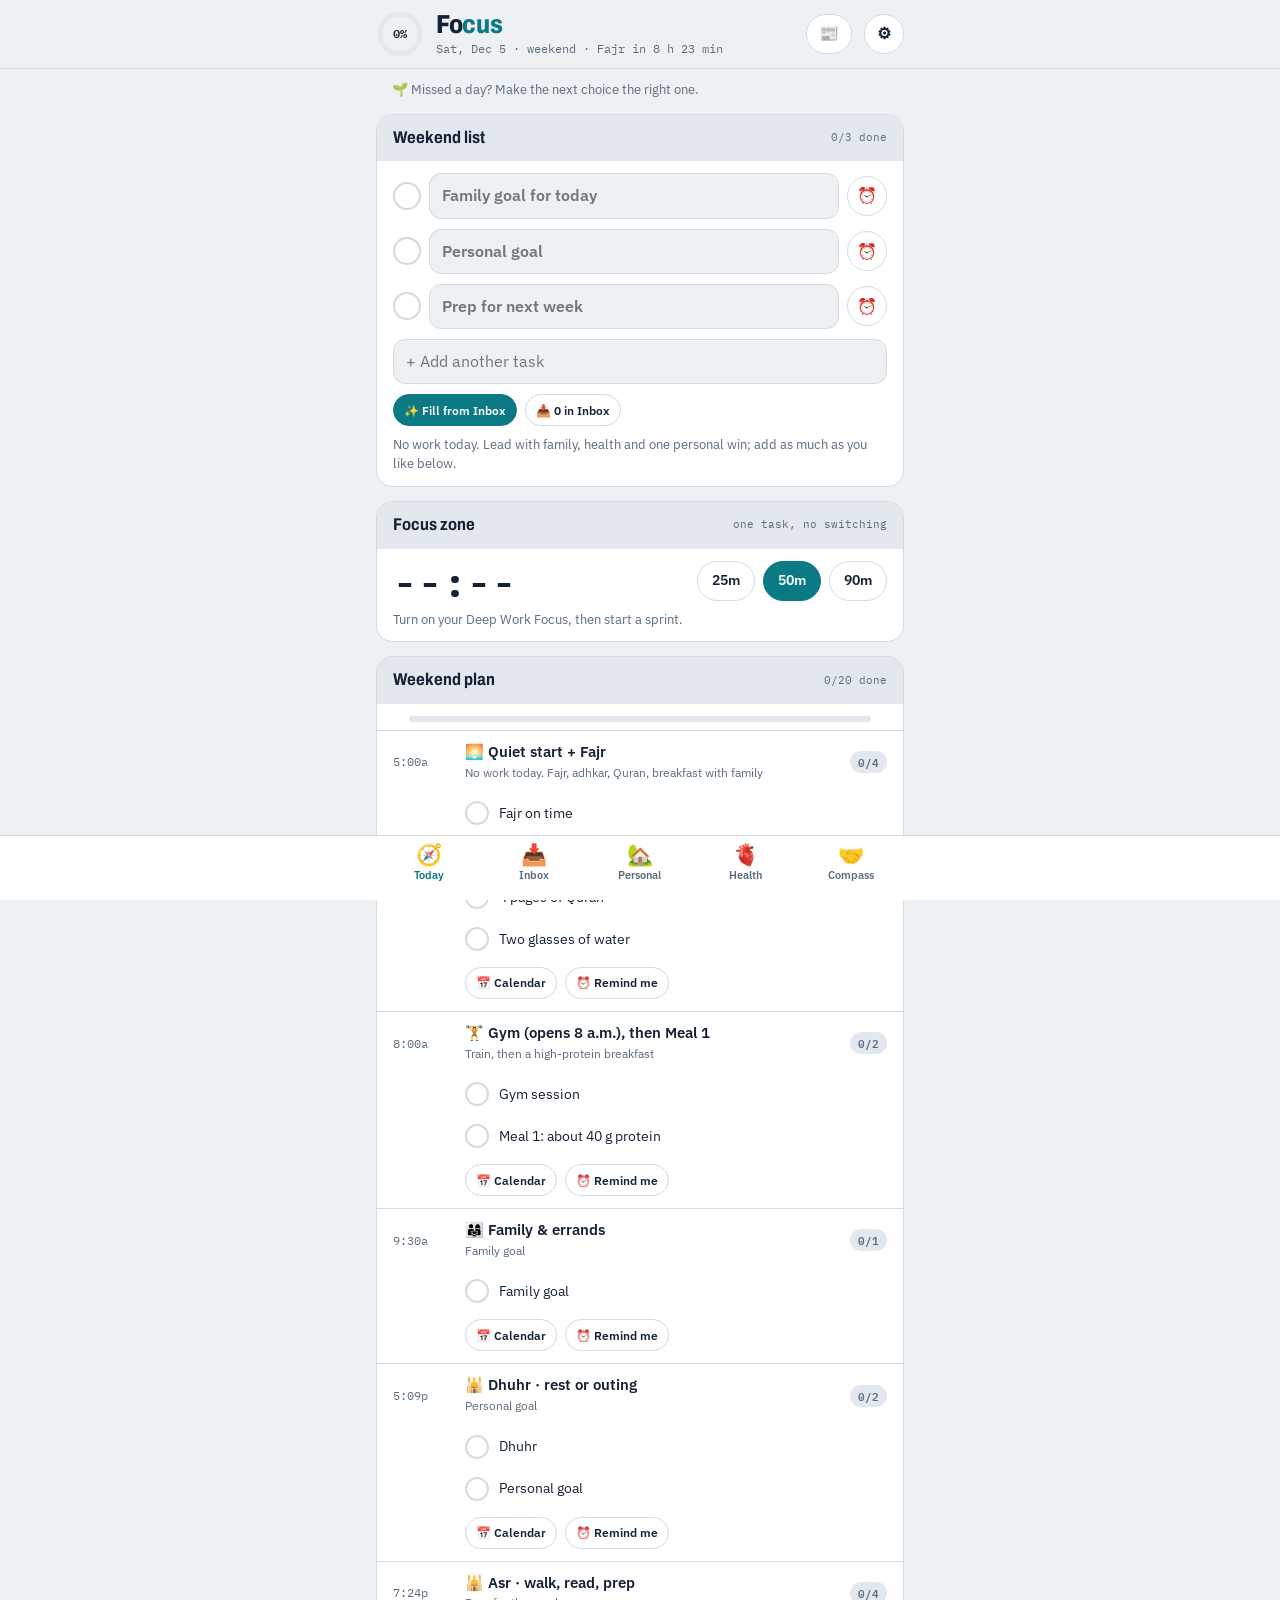
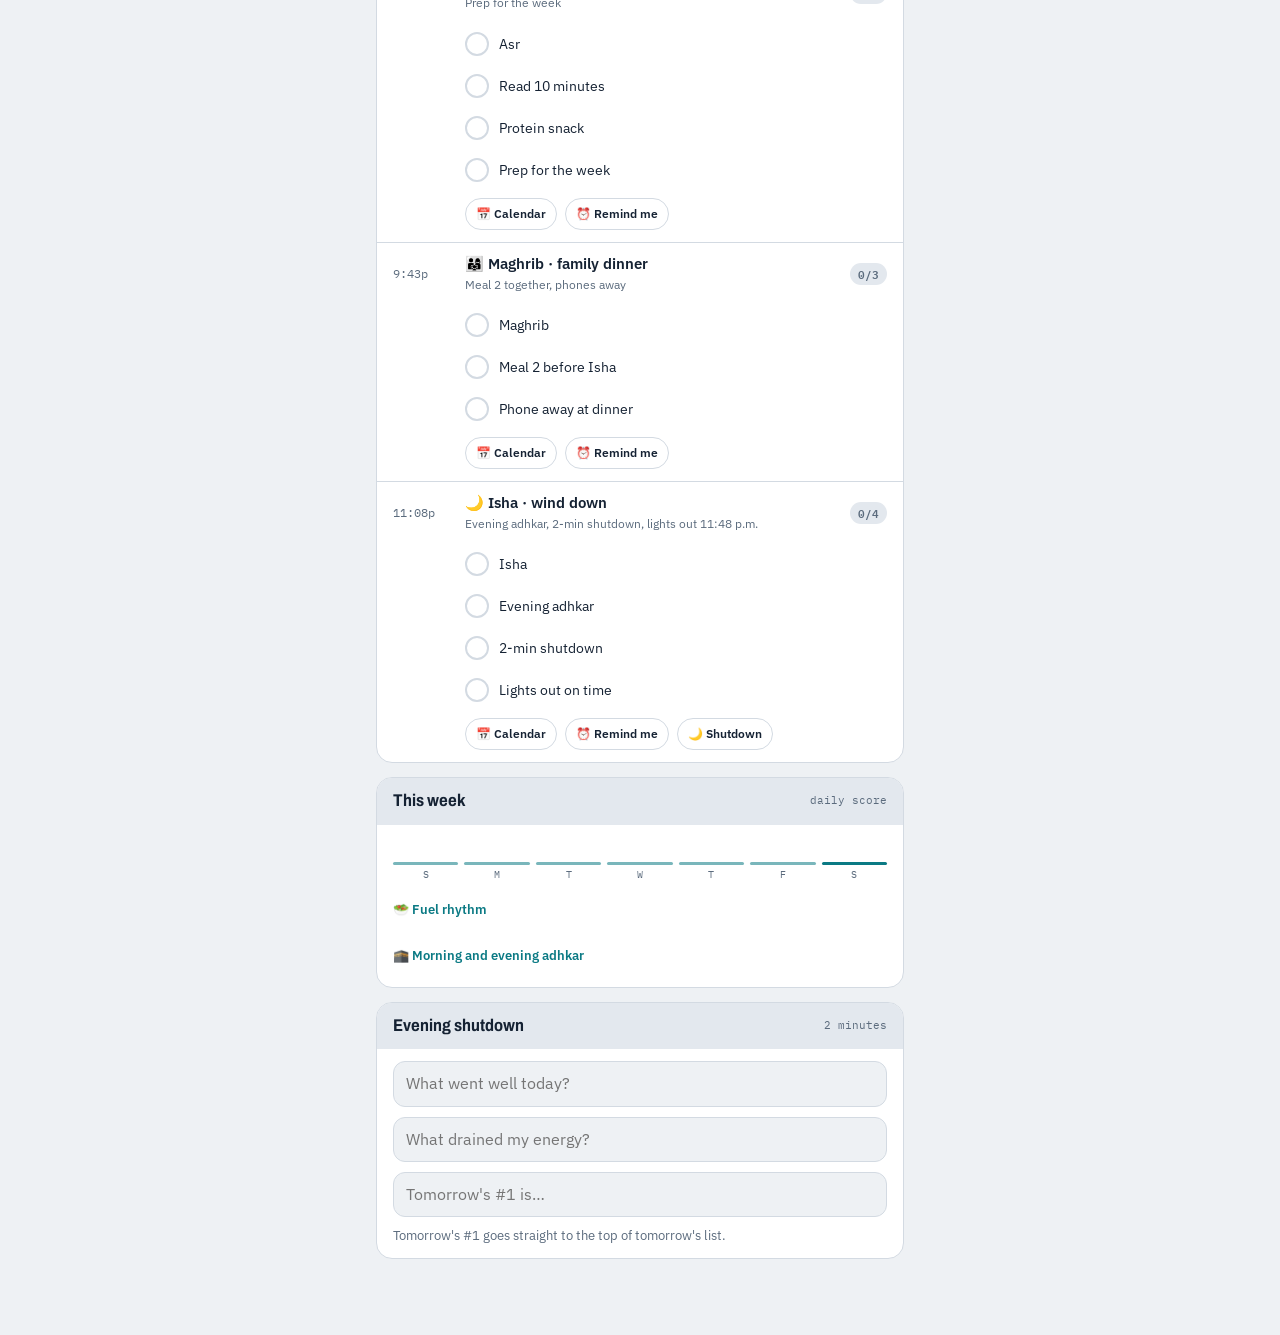
<file: focus/index.html>
<!doctype html>
<html lang="en-CA">
<head>
<meta charset="utf-8">
<meta name="viewport" content="width=device-width, initial-scale=1, viewport-fit=cover">
<title>Focus</title>
<meta name="robots" content="noindex, nofollow">
<meta name="apple-mobile-web-app-capable" content="yes">
<meta name="mobile-web-app-capable" content="yes">
<meta name="apple-mobile-web-app-title" content="Focus">
<meta name="apple-mobile-web-app-status-bar-style" content="default">
<meta name="theme-color" content="#0B7A84">
<link rel="manifest" href="manifest.webmanifest">
<link rel="apple-touch-icon" href="icon-192.png">
<link rel="icon" href="icon-192.png">
<link rel="preconnect" href="https://fonts.googleapis.com">
<link rel="preconnect" href="https://fonts.gstatic.com" crossorigin>
<link rel="stylesheet" href="https://fonts.googleapis.com/css2?family=Amiri:wght@400;700&family=Archivo:wdth,wght@75..100,600..800&family=IBM+Plex+Mono:wght@400;500&family=IBM+Plex+Sans:wght@400;500;600&display=swap">
<style>
:root{
  --bg:#EEF1F4;--surface:#FFFFFF;--surface-2:#E3E8EE;--ink:#152233;--muted:#5B6B7D;--line:#D3DAE2;
  --accent:#0B7A84;--accent-ink:#FFFFFF;--accent-soft:#D9EEF0;--amber:#B86A00;--amber-soft:#FBEBD2;--up:#1E7A43;--up-soft:#DDF1E4;--down:#B3261E;
  --display:"Archivo","Arial Narrow",Arial,sans-serif;--body:"IBM Plex Sans",-apple-system,"Segoe UI",Roboto,sans-serif;--mono:"IBM Plex Mono",ui-monospace,Menlo,monospace;
}
@media (prefers-color-scheme:dark){:root:not([data-theme="light"]){
  --bg:#0E1622;--surface:#16212F;--surface-2:#1F2C3C;--ink:#E6ECF2;--muted:#93A3B5;--line:#2A394B;
  --accent:#3FB6BF;--accent-ink:#06212A;--accent-soft:#123540;--amber:#F0A640;--amber-soft:#3A2A12;--up:#5CC98A;--up-soft:#143224;--down:#F2867E;}}
:root[data-theme="dark"]{--bg:#0E1622;--surface:#16212F;--surface-2:#1F2C3C;--ink:#E6ECF2;--muted:#93A3B5;--line:#2A394B;
  --accent:#3FB6BF;--accent-ink:#06212A;--accent-soft:#123540;--amber:#F0A640;--amber-soft:#3A2A12;--up:#5CC98A;--up-soft:#143224;--down:#F2867E;}
*{box-sizing:border-box;-webkit-tap-highlight-color:transparent}
[hidden]{display:none!important}
html{-webkit-text-size-adjust:100%}
body{margin:0;background:var(--bg);color:var(--ink);font:15px/1.45 var(--body);padding-bottom:calc(76px + env(safe-area-inset-bottom,0px))}
button,input,textarea{font:inherit;color:inherit}
button{cursor:pointer}
a{color:inherit}
:focus-visible{outline:2px solid var(--accent);outline-offset:2px}
.wrap{max-width:560px;margin:0 auto;padding:0 16px}
header{position:sticky;top:0;z-index:20;background:color-mix(in srgb,var(--bg) 92%,transparent);backdrop-filter:blur(10px);-webkit-backdrop-filter:blur(10px);padding:calc(10px + env(safe-area-inset-top,0px)) 0 10px;border-bottom:1px solid var(--line)}
.hrow{display:flex;align-items:center;gap:12px}
.brand{font-family:var(--display);font-stretch:85%;font-weight:800;font-size:26px;letter-spacing:-.01em;line-height:1}
.brand span{color:var(--accent)}
.sub{font-family:var(--mono);font-size:12px;color:var(--muted);margin-top:3px}
.ring{width:48px;height:48px;flex:0 0 auto;position:relative}
.ring svg{transform:rotate(-90deg)}
.ring b{position:absolute;inset:0;display:flex;align-items:center;justify-content:center;font-family:var(--mono);font-size:12px;font-weight:600}
.icon{border:1px solid var(--line);background:var(--surface);border-radius:999px;min-width:40px;height:40px;display:inline-flex;align-items:center;justify-content:center;font-size:16px;text-decoration:none;padding:0 12px;font-weight:600}
.grow{flex:1;min-width:0}
main{display:flex;flex-direction:column;gap:14px;padding:14px 0}
.group{background:var(--surface);border:1px solid var(--line);border-radius:16px;overflow:hidden}
.gh{display:flex;justify-content:space-between;align-items:center;gap:8px;padding:11px 16px;background:var(--surface-2)}
.gh strong{font-family:var(--display);font-stretch:85%;font-size:17px}
.stamp{font-family:var(--mono);font-size:11px;color:var(--muted);text-align:right}
.pad{padding:12px 16px;display:flex;flex-direction:column;gap:10px}
.note{font-size:13px;color:var(--muted)}
.label{font-family:var(--mono);font-size:11px;letter-spacing:.08em;text-transform:uppercase;color:var(--muted)}
.inp{width:100%;border:1px solid var(--line);background:var(--bg);border-radius:12px;padding:10px 12px;min-height:44px;font-size:16px}
.chk{width:28px;height:28px;border-radius:50%;border:2px solid var(--line);background:transparent;flex:0 0 auto;display:inline-flex;align-items:center;justify-content:center;font-size:14px;color:#fff;padding:0}
.chk.on{background:var(--up);border-color:var(--up)}
.toprow{display:grid;grid-template-columns:28px 1fr 40px;gap:8px;align-items:center}
.toprow.on .inp{text-decoration:line-through;color:var(--muted)}
.btn{border:1px solid var(--line);background:var(--surface);border-radius:999px;padding:8px 14px;min-height:40px;font-weight:600;font-size:14px;text-decoration:none;display:inline-flex;align-items:center;justify-content:center;gap:6px}
.btn.pri{background:var(--accent);color:var(--accent-ink);border-color:var(--accent)}
.btn.sm{min-height:32px;padding:4px 10px;font-size:12px}
.btn.ghost{background:transparent}
.row{display:flex;gap:8px;align-items:center;flex-wrap:wrap}
.chips{display:flex;gap:6px;overflow-x:auto;scrollbar-width:none;padding-bottom:2px}
.chips::-webkit-scrollbar{display:none}
.chip{flex:0 0 auto;border:1px solid var(--line);background:var(--surface);border-radius:999px;padding:6px 12px;min-height:34px;font-size:13px;font-weight:600;color:var(--muted)}
.chip[aria-pressed="true"]{background:var(--ink);color:var(--bg);border-color:var(--ink)}
.timer{font-family:var(--mono);font-size:40px;font-weight:600;letter-spacing:.02em;line-height:1}
.blk{border-top:1px solid var(--line)}
.blk:first-child{border-top:0}
.bh{display:grid;grid-template-columns:62px 1fr auto;gap:10px;align-items:center;padding:12px 16px;width:100%;border:0;background:transparent;text-align:left}
.bh .when{font-family:var(--mono);font-size:12px;color:var(--muted)}
.bh .tt{font-weight:600;font-size:15px;line-height:1.25}
.bh .ss{font-size:12px;color:var(--muted);margin-top:2px}
.prog{font-family:var(--mono);font-size:11px;font-weight:600;border-radius:999px;padding:3px 8px;background:var(--surface-2);color:var(--muted);white-space:nowrap}
.prog.full{background:var(--up-soft);color:var(--up)}
.blk.now{background:var(--accent-soft)}
.blk.now .when{color:var(--accent);font-weight:600}
.blk.past .tt{color:var(--muted)}
.bbody{padding:0 16px 12px 88px;display:flex;flex-direction:column;gap:2px}
.item{display:flex;align-items:center;gap:10px;border:0;background:transparent;padding:6px 0;text-align:left;width:100%;min-height:40px;font-size:14px}
.item.on span:last-child{text-decoration:line-through;color:var(--muted)}
.item .chk{width:24px;height:24px;font-size:12px}
.ev{font-size:13px;color:var(--amber);font-weight:600;padding:3px 0}
.bar{height:6px;background:var(--surface-2);border-radius:3px;overflow:hidden}
.bar i{display:block;height:100%;background:var(--accent);border-radius:3px}
.week{display:flex;gap:6px;align-items:flex-end;height:46px}
.week div{flex:1;display:flex;flex-direction:column;align-items:center;justify-content:flex-end;gap:3px;font-size:10px;color:var(--muted);height:100%;font-family:var(--mono)}
.week i{display:block;width:100%;border-radius:4px;background:var(--accent);min-height:3px}
.idea{border-top:1px solid var(--line);padding:10px 16px;display:flex;flex-direction:column;gap:8px}
.idea .t{font-weight:600}
.mini{border:1px solid var(--line);background:var(--surface);border-radius:999px;padding:3px 10px;font-size:12px;font-weight:600;min-height:30px}
.mini[aria-pressed="true"]{background:var(--ink);color:var(--bg);border-color:var(--ink)}
.map{display:grid;grid-template-columns:1fr 1fr;gap:8px;padding:12px 16px}
.map .box{border:1px solid var(--line);border-radius:12px;padding:8px 10px;font-size:13px;background:var(--bg);display:flex;flex-direction:column;gap:4px;min-height:60px}
.map .box div{border-top:1px dashed var(--line);padding-top:4px}
.map .box .label + div{border-top:0}
.co{border-top:1px solid var(--line)}
.co:first-child{border-top:0}
.role{display:flex;justify-content:space-between;gap:10px;padding:8px 0;border-top:1px dashed var(--line);text-decoration:none}
.role:first-child{border-top:0}
.new{font-family:var(--mono);font-size:10px;background:var(--amber-soft);color:var(--amber);border-radius:4px;padding:1px 6px;margin-left:6px}
.act{border:1px solid var(--line);border-radius:12px;padding:10px 12px;display:flex;flex-direction:column;gap:8px;background:var(--bg)}
.act pre{white-space:pre-wrap;font:13px/1.5 var(--body);margin:0;max-height:220px;overflow:auto}
.act.on{opacity:.55}
details summary{cursor:pointer;list-style:none}
details summary::-webkit-details-marker{display:none}
.fold summary{font-size:13px;font-weight:600;color:var(--accent);padding:8px 0;min-height:36px}
.ar{font-family:"Amiri",serif;direction:rtl;font-size:19px;line-height:1.7}
nav{position:fixed;left:0;right:0;bottom:0;z-index:25;background:var(--surface);border-top:1px solid var(--line);padding:6px 0 calc(8px + env(safe-area-inset-bottom,0px))}
nav .wrap{display:grid;grid-template-columns:repeat(5,1fr)}
nav button{border:0;background:transparent;display:flex;flex-direction:column;align-items:center;gap:2px;font-size:11px;font-weight:600;color:var(--muted);min-height:50px;position:relative}
nav button span{font-size:21px;line-height:1.1}
nav button[aria-pressed="true"]{color:var(--accent)}
nav .dot{position:absolute;top:2px;left:calc(50% + 10px);min-width:18px;height:18px;border-radius:9px;background:var(--amber);color:#fff;font-size:10px;display:flex;align-items:center;justify-content:center;padding:0 4px}
.sheet{position:fixed;inset:0;z-index:40;background:rgba(8,14,22,.5);display:flex;align-items:flex-end;justify-content:center}
.sheet>div{background:var(--surface);width:100%;max-width:560px;max-height:88vh;overflow:auto;border-radius:20px 20px 0 0;padding:16px 16px calc(20px + env(safe-area-inset-bottom,0px));display:flex;flex-direction:column;gap:12px}
.days{display:grid;grid-template-columns:repeat(7,1fr);gap:4px}
.days button{border:1px solid var(--line);background:var(--surface);border-radius:10px;min-height:38px;font-weight:600}
.days button[aria-pressed="true"]{background:var(--accent);color:var(--accent-ink);border-color:var(--accent)}
.toast{position:fixed;left:50%;top:calc(76px + env(safe-area-inset-top,0px));transform:translateX(-50%);background:var(--ink);color:var(--bg);padding:10px 16px;border-radius:999px;font-size:13px;font-weight:600;z-index:60;max-width:calc(100% - 32px);text-align:center}
.empty{border:1px dashed var(--line);border-radius:14px;padding:18px;text-align:center;color:var(--muted);font-size:14px}
ol.steps{margin:0;padding-left:20px;display:flex;flex-direction:column;gap:6px;font-size:14px}
</style>
</head>
<body>
<header><div class="wrap hrow">
  <div class="ring" id="ring" aria-label="Today's progress"></div>
  <div class="grow"><div class="brand">Fo<span>cus</span></div><div class="sub" id="hsub">Loading…</div></div>
  <a class="icon" href="../" aria-label="Open ONE Hub">📰</a>
  <button class="icon" type="button" id="setBtn" aria-label="Settings">⚙︎</button>
</div></header>
<main class="wrap" id="main"></main>
<nav><div class="wrap">
  <button type="button" data-tab="today" aria-pressed="true"><span>🧭</span>Today</button>
  <button type="button" data-tab="inbox" aria-pressed="false"><span>📥</span>Inbox<i class="dot" id="ideaDot" hidden></i></button>
  <button type="button" data-tab="life" aria-pressed="false"><span>🏡</span>Personal</button>
  <button type="button" data-tab="health" aria-pressed="false"><span>🫀</span>Health</button>
  <button type="button" data-href="compass.html" aria-pressed="false"><span>🤝</span>Compass</button>
</div></nav>
<div class="sheet" id="sheet" hidden><div id="sheetBody"></div></div>

<script>
/* ---------- basics ---------- */
const $ = s => document.querySelector(s);
const el = (t, c, x) => { const e = document.createElement(t); if (c) e.className = c; if (x != null) e.textContent = x; return e; };
const pad = n => String(n).padStart(2, "0");
const store = { get(k, d){ try { const v = localStorage.getItem("fz:" + k); return v == null ? d : JSON.parse(v); } catch(_){ return d; } }, set(k, v){ try { localStorage.setItem("fz:" + k, JSON.stringify(v)); } catch(_){} }, del(k){ try { localStorage.removeItem("fz:" + k); } catch(_){} } };
function toast(m){ const t = el("div", "toast", m); document.body.appendChild(t); setTimeout(() => t.remove(), 2600); }
const dkey = (off = 0) => { const d = new Date(Date.now() + off * 864e5); return d.getFullYear() + "-" + pad(d.getMonth() + 1) + "-" + pad(d.getDate()); };
const nowMin = () => { const n = new Date(); return n.getHours() * 60 + n.getMinutes(); };
const hm = m => { m = ((Math.round(m) % 1440) + 1440) % 1440; const h = Math.floor(m / 60); return (h % 12 || 12) + ":" + pad(m % 60) + (h >= 12 ? " p.m." : " a.m."); };
const hmS = m => hm(m).replace(" a.m.", "a").replace(" p.m.", "p");
const isoMin = s => { const d = new Date(s); return d.getHours() * 60 + d.getMinutes(); };
function S(){ return Object.assign({ gymDays:[1, 3, 5], wird:4, shortcut:"Focus Reminder", syncShortcut:"Sync to Focus", doneShortcut:"Focus Done", tickIOS:true }, store.get("set", {})); }
function setS(p){ store.set("set", Object.assign(S(), p)); }
function day(off = 0){ return Object.assign({ top:["", "", ""], done:[false, false, false], ref:[], chk:{}, rv:["", "", ""] }, store.get("d:" + dkey(off), {})); }
function saveDay(o, off = 0){ o.score = score(o); store.set("d:" + dkey(off), o); }
(function prune(){ try { const keep = new Date(Date.now() - 70 * 864e5).toISOString().slice(0, 10); Object.keys(localStorage).filter(k => k.startsWith("fz:d:") && k.slice(5) < keep).forEach(k => localStorage.removeItem(k)); } catch(_){} })();

/* ---------- links out: Google Calendar and iPhone Reminders ---------- */
function calLink(title, a, b, details){
  const d = new Date(), f = m => d.getFullYear() + pad(d.getMonth() + 1) + pad(d.getDate()) + "T" + pad(Math.floor(m / 60) % 24) + pad(m % 60) + "00";
  return "https://calendar.google.com/calendar/render?action=TEMPLATE&text=" + encodeURIComponent(title) + "&dates=" + f(a) + "/" + f(b) + "&ctz=America/Toronto&details=" + encodeURIComponent((details || "") + "\n\nFrom Focus");
}
function remLink(title, atMin, off){
  off = off || 0; if (atMin == null){ atMin = Math.ceil((nowMin() + 60) / 15) * 15; }
  if (atMin >= 1440){ atMin -= 1440; off += 1; }
  const when = " | " + dkey(off) + " " + pad(Math.floor(atMin / 60)) + ":" + pad(atMin % 60);
  return "shortcuts://run-shortcut?name=" + encodeURIComponent(S().shortcut) + "&input=text&text=" + encodeURIComponent(title + when);
}
async function copy(t){ try { await navigator.clipboard.writeText(t); toast("Copied"); } catch(_){ toast("Press and hold to copy"); } }

/* ---------- prayer times: Signal Desk first, own calculation as backup ---------- */
function prayCalc(date, lat, lng){
  const R = Math.PI / 180, ds = d => Math.sin(d * R), dc = d => Math.cos(d * R), dt = d => Math.tan(d * R);
  const as = x => Math.asin(x) / R, ac = x => Math.acos(Math.max(-1, Math.min(1, x))) / R, at2 = (y, x) => Math.atan2(y, x) / R, acot = x => Math.atan(1 / x) / R;
  const fix = (a, b) => { a = a - b * Math.floor(a / b); return a < 0 ? a + b : a; };
  let Y = date.getFullYear(), M = date.getMonth() + 1; const Dd = date.getDate(); if (M <= 2){ Y -= 1; M += 12; }
  const A = Math.floor(Y / 100), B = 2 - A + Math.floor(A / 4), jd = Math.floor(365.25 * (Y + 4716)) + Math.floor(30.6001 * (M + 1)) + Dd + B - 1524.5 - lng / 360;
  const tz = -new Date(date.getFullYear(), date.getMonth(), date.getDate(), 12).getTimezoneOffset() / 60;
  const sun = j => { const D = j - 2451545, g = fix(357.529 + .98560028 * D, 360), q = fix(280.459 + .98564736 * D, 360), L = fix(q + 1.915 * ds(g) + .02 * ds(2 * g), 360), e = 23.439 - .00000036 * D; return { decl:as(ds(e) * ds(L)), eqt:q / 15 - fix(at2(dc(e) * ds(L), dc(L)) / 15, 24) }; };
  const mid = t => fix(12 - sun(jd + t).eqt, 24), ang = (a, t, ccw) => { const d = sun(jd + t).decl, T = ac((-ds(a) - ds(d) * ds(lat)) / (dc(d) * dc(lat))) / 15; return mid(t) + (ccw ? -T : T); };
  const asr = t => { const d = sun(jd + t).decl; return ang(-acot(1 + dt(Math.abs(lat - d))), t); };
  const t = { Fajr:ang(15, 5 / 24, true), Sunrise:ang(.833, 6 / 24, true), Dhuhr:mid(.5), Asr:asr(13 / 24), Maghrib:ang(.833, .75), Isha:ang(15, .75) };
  const o = {}; for (const k in t) o[k] = Math.round((t[k] + tz - lng / 15) * 60); return o;
}
let X = null;
function prayer(){
  const d = X && X.prayer && X.prayer.days.find(x => x.date === dkey());
  if (d){ const o = {}; for (const [k, v] of Object.entries(d.times)){ const [h, m] = v.split(":").map(Number); o[k] = h * 60 + m; } return o; }
  return prayCalc(new Date(), 43.4675, -79.6877);
}

/* ---------- private data ---------- */
let P = null, ST = null, lockErr = "";
const b64 = s => Uint8Array.from(atob(s), c => c.charCodeAt(0));
async function decrypt(blob, pass){
  const base = await crypto.subtle.importKey("raw", new TextEncoder().encode(pass), "PBKDF2", false, ["deriveKey"]);
  const key = await crypto.subtle.deriveKey({ name:"PBKDF2", salt:b64(blob.salt), iterations:blob.iter, hash:"SHA-256" }, base, { name:"AES-GCM", length:256 }, false, ["decrypt"]);
  return JSON.parse(new TextDecoder().decode(await crypto.subtle.decrypt({ name:"AES-GCM", iv:b64(blob.iv) }, key, b64(blob.ct))));
}
async function loadPrivate(pass){
  pass = pass || store.get("pass", "");
  if (!pass) return false;
  try {
    const r = await fetch("data.enc?t=" + Math.floor(Date.now() / 60000), { cache:"no-store" }); if (!r.ok) throw new Error("none");
    P = await decrypt(await r.json(), pass); store.set("pass", pass); lockErr = ""; return true;
  } catch(e){ if (e && e.message === "none") lockErr = "Private data isn't published yet. Finish setup in Settings."; else { lockErr = "That passcode didn't unlock your data."; } P = null; return false; }
}

/* ---------- assistant task taps (Done / Planned / Ignored), synced to focus_inbox/taps.json ---------- */
// Public file on main (focus_inbox/ is ignored by the update workflow, so taps never trigger a rebuild).
// Holds only date, line number, a short hash of the line, status and plan date. Never task text.
const TAPS_PATH = "focus_inbox/taps.json", TAPS_REPO = "MG4Trading/signal-desk";
let TAPS = store.get("taps", {});   // key "YYYY-MM-DD|n" -> { d, n, h, s:"done"|"ignored"|"planned"|"", p, at }
async function lineHash(line){ const b = await crypto.subtle.digest("SHA-256", new TextEncoder().encode(line)); return Array.from(new Uint8Array(b)).slice(0, 6).map(x => x.toString(16).padStart(2, "0")).join(""); }
async function loadTaps(){
  try { const r = await fetch("https://raw.githubusercontent.com/" + TAPS_REPO + "/main/" + TAPS_PATH + "?t=" + Date.now(), { cache:"no-store" }); if (!r.ok) return;
    const j = await r.json(); (j.items || []).forEach(t => { const k = t.d + "|" + t.n, mine = TAPS[k]; if (!mine || (t.at || "") > (mine.at || "")) TAPS[k] = t; });
    store.set("taps", TAPS);
  } catch(_){}
}
const b64u = s => btoa(unescape(encodeURIComponent(s)));
let _tapTimer = null;
function pushTaps(){ clearTimeout(_tapTimer); _tapTimer = setTimeout(pushTapsNow, 1200); }
async function pushTapsNow(retry = true){
  const key = S().ghkey; if (!key) return;
  const keep = dkey(-45), items = Object.values(TAPS).filter(t => t.d >= keep).sort((a, b) => (a.d + pad(a.n)).localeCompare(b.d + pad(b.n)));
  const url = "https://api.github.com/repos/" + TAPS_REPO + "/contents/" + TAPS_PATH, hd = { Authorization:"Bearer " + key, Accept:"application/vnd.github+json" };
  try {
    let sha; const g = await fetch(url + "?ref=main&t=" + Date.now(), { headers:hd, cache:"no-store" });
    if (g.ok){ const j = await g.json(); sha = j.sha; try { (JSON.parse(decodeURIComponent(escape(atob(j.content.replace(/\n/g, ""))))).items || []).forEach(t => { const k = t.d + "|" + t.n, mine = TAPS[k]; if (!mine || (t.at || "") > (mine.at || "")) TAPS[k] = t; }); } catch(_){} }
    const body = JSON.stringify({ updated:new Date().toISOString(), items:Object.values(TAPS).filter(t => t.d >= keep) }, null, 1);
    const p = await fetch(url, { method:"PUT", headers:hd, body:JSON.stringify({ message:"Focus task taps", content:b64u(body), sha, branch:"main" }) });
    if ((p.status === 409 || p.status === 422) && retry) return pushTapsNow(false);
    if (!p.ok) toast(p.status === 401 || p.status === 403 ? "Sync key rejected. Check it in Settings." : "Couldn't sync to the assistant. Saved on this device.");
  } catch(_){ toast("Offline. Saved on this device; will sync next tap."); }
}
async function setTap(d, n, line, s, p){
  const k = d + "|" + n; TAPS[k] = { d, n, h:await lineHash(line), s, p:p || "", at:new Date().toISOString() };
  store.set("taps", TAPS); render(); pushTaps();
  if (!S().ghkey && !store.get("tapHint", false)){ store.set("tapHint", true); toast("Saved here. Add the sync key in Settings so the assistant sees it."); }
}
const shortD = k => new Date(k + "T12:00").toLocaleDateString("en-CA", { weekday:"short", day:"numeric", month:"short" });
function planSheet(d, n, line, text){
  openSheet(b => {
    b.appendChild(el("strong", "", "Plan this task")); b.appendChild(el("div", "note", text));
    const r = el("div", "row"); r.style.cssText = "gap:8px;flex-wrap:wrap;margin:10px 0";
    [["Today", 0], ["Tomorrow", 1], ["In 2 days", 2], ["Next week", 7]].forEach(([l, o]) => { const bt = el("button", "btn sm" + (o === 1 ? " pri" : ""), l + " · " + shortD(dkey(o))); bt.type = "button"; bt.onclick = () => { closeSheet(); setTap(d, n, line, "planned", dkey(o)); toast("Planned for " + shortD(dkey(o))); }; r.appendChild(bt); });
    b.appendChild(r);
    const dr = el("div", "row"); dr.style.gap = "8px"; const di = el("input", "inp"); di.type = "date"; di.min = dkey(); di.value = dkey(3);
    const ok = el("button", "btn sm pri", "Set date"); ok.type = "button"; ok.onclick = () => { if (!di.value) return; closeSheet(); setTap(d, n, line, "planned", di.value); toast("Planned for " + shortD(di.value)); };
    dr.appendChild(di); dr.appendChild(ok); b.appendChild(dr);
    const cx = el("button", "btn", "Cancel"); cx.type = "button"; cx.style.marginTop = "12px"; cx.onclick = closeSheet; b.appendChild(cx);
  });
}
async function loadAll(){
  try { const r = await fetch("status.json?t=" + Math.floor(Date.now() / 60000), { cache:"no-store" }); ST = r.ok ? await r.json() : null; } catch(_){ ST = null; }
  try { const r = await fetch("../extras.json?t=" + Math.floor(Date.now() / 600000), { cache:"no-store" }); if (r.ok) X = await r.json(); } catch(_){}
  await loadPrivate();
  await loadTaps();
  render();
}
const calToday = () => ((P && P.cal) || []).filter(e => e.s && e.s.slice(0, 10) === dkey() && !e.t.startsWith("🎯"));

/* ---------- the day: prayer-anchored blocks with built-in anchors ---------- */
const isWeekend = () => [0, 6].includes(new Date().getDay());
function blocks(){
  const t = prayer(), wk = isWeekend(), dow = new Date().getDay(), s = S(), D = day();
  const gymEv = calToday().find(e => /gym|workout|training/i.test(e.t));
  const gym = !!gymEv || wk || s.gymDays.includes(dow);
  const wake = Math.min(300, t.Fajr - 20), bed = Math.max(wake - 450 + 1440, t.Isha + 40);
  const top = i => D.top[i] ? D.top[i] : (wk ? ["Family goal", "Personal goal", "Prep for the week"] : ["Top 1", "Top 2", "Top 3"])[i];
  const g0 = gymEv ? isoMin(gymEv.s) : wk ? 480 : Math.max(t.Fajr + 30, wake + 50);
  const g1 = gymEv ? isoMin(gymEv.e) + 20 : g0 + (gym ? (wk ? 90 : 80) : 30);
  const wird = s.wird + " pages of Quran";
  const L = wk ? [
    { k:"dawn", a:wake, b:g0, t:"🌅 Quiet start + Fajr", s:"No work today. Fajr, adhkar, Quran, breakfast with family", items:[["Fajr","Fajr on time"],["am","Morning adhkar"],["wird",wird],["water1","Two glasses of water"]] },
    { k:"gym", a:g0, b:g1, t:gym ? "🏋️ Gym (opens 8 a.m.), then Meal 1" : "🚶 Long walk or sport, then Meal 1", s:"Train, then a high-protein breakfast", items:[["gym", gym ? "Gym session" : "Walk or sport"],["m1","Meal 1: about 40 g protein"]] },
    { k:"fam", a:g1, b:t.Dhuhr, t:"👨‍👩‍👧 Family & errands", s:top(0), items:[["top0", top(0)]], cal:true },
    { k:"dhuhr", a:t.Dhuhr, b:t.Asr, t:"🕌 Dhuhr · rest or outing", s:top(1), items:[["Dhuhr","Dhuhr"],["top1", top(1)]] },
    { k:"asr", a:t.Asr, b:t.Maghrib, t:"🕌 Asr · walk, read, prep", s:dow === 0 ? "Weekly review: Inbox and next week's priorities" : top(2), items:[["Asr","Asr"],["read","Read 10 minutes"],["snack","Protein snack"],["top2", top(2)]].concat(dow === 0 ? [["review","Weekly idea review"]] : []) },
    { k:"maghrib", a:t.Maghrib, b:t.Isha, t:"👨‍👩‍👧 Maghrib · family dinner", s:"Meal 2 together, phones away", items:[["Maghrib","Maghrib"],["m2","Meal 2 before Isha"],["phone","Phone away at dinner"]] },
    { k:"isha", a:t.Isha, b:bed, t:"🌙 Isha · wind down", s:"Evening adhkar, 2-min shutdown, lights out " + hm(bed), items:[["Isha","Isha"],["pm","Evening adhkar"],["shut","2-min shutdown"],["sleep","Lights out on time"]] },
  ] : [
    { k:"dawn", a:wake, b:g0, t:"🌅 Quiet start + Fajr", s:"Water, adhkar, Quran, glance at Top 3", items:[["Fajr","Fajr on time"],["am","Morning adhkar"],["wird",wird],["water1","Two glasses of water"]] },
    { k:"gym", a:g0, b:g1, t:gym ? "🏋️ Gym, then Meal 1" : "🚶 Walk or mobility, then Meal 1", s:gym ? "Train, then a high-protein breakfast within the hour" : "Move 20 minutes, then a high-protein breakfast", items:[["gym", gym ? "Gym session" : "20-min walk"],["m1","Meal 1: about 40 g protein"]] },
    { k:"deep", a:g1, b:t.Dhuhr, t:"🎯 Deep work", s:"90-min sprints · phone in another room · Deep Work Focus on", items:[["top0", top(0)],["top1", top(1)]], cal:true },
    { k:"dhuhr", a:t.Dhuhr, b:t.Asr, t:"🕌 Dhuhr · people time", s:"Calls, meetings and messages in one batch", items:[["Dhuhr","Dhuhr"],["msgs","Inbox and messages: one batch"]] },
    { k:"asr", a:t.Asr, b:t.Maghrib, t:"🕌 Asr · finish strong", s:"Top 3, admin, protein snack, 10-min walk", items:[["Asr","Asr"],["top2", top(2)],["snack","Protein snack"],["walk","10-min walk"]].concat(dow === 5 ? [["review","Weekly idea review"]] : []) },
    { k:"maghrib", a:t.Maghrib, b:t.Isha, t:"👨‍👩‍👧 Maghrib · family", s:"Meal 2, family time, phone on Do Not Disturb", items:[["Maghrib","Maghrib"],["m2","Meal 2 before Isha"],["phone","Phone away at family time"]] },
    { k:"isha", a:t.Isha, b:bed, t:"🌙 Isha · shut down", s:"Evening adhkar, 2-min review, read, lights out " + hm(bed), items:[["Isha","Isha"],["pm","Evening adhkar"],["read","Read 10 minutes"],["shut","2-min shutdown"],["sleep","Lights out on time"]] },
  ];
  return { list:L, t, wake, bed };
}
const isOn = (D, k) => k.startsWith("top") ? !!D.done[Number(k.slice(3))] : !!D.chk[k];
function score(D){ const L = blocksCache().list.flatMap(b => b.items); return L.length ? Math.round(L.filter(([k]) => isOn(D, k)).length * 100 / L.length) : 0; }
let _bc = null, _bcAt = 0; function blocksCache(){ if (!_bc || Date.now() - _bcAt > 5000){ _bc = blocks(); _bcAt = Date.now(); } return _bc; }
function toggleItem(k){ const D = day(); if (k.startsWith("top")){ const i = Number(k.slice(3)); D.done[i] = !D.done[i]; saveDay(D); if (D.ref && D.ref[i]) setDone(D.ref[i], D.done[i]); } else { D.chk[k] = !D.chk[k]; saveDay(D); } render(); }

/* ---------- header ---------- */
function header(){
  const D = day(), sc = score(D), r = 20, c = 2 * Math.PI * r;
  $("#ring").innerHTML = `<svg width="48" height="48" viewBox="0 0 48 48"><circle cx="24" cy="24" r="${r}" fill="none" stroke="var(--surface-2)" stroke-width="5"/><circle cx="24" cy="24" r="${r}" fill="none" stroke="var(--accent)" stroke-width="5" stroke-linecap="round" stroke-dasharray="${c}" stroke-dashoffset="${c * (1 - sc / 100)}"/></svg><b>${sc}%</b>`;
  const t = prayer(), n = nowMin(), nx = ["Fajr", "Dhuhr", "Asr", "Maghrib", "Isha"].find(k => t[k] > n);
  const w = nx ? t[nx] - n : null;
  $("#hsub").textContent = new Date().toLocaleDateString("en-CA", { weekday:"short", month:"short", day:"numeric" }) + (isWeekend() ? " · weekend" : "") + (nx ? " · " + nx + " in " + (w < 60 ? w + " min" : Math.floor(w / 60) + " h " + (w % 60) + " min") : "");
  const hot = openItems().filter(x => bucket(x) === "now").length; $("#ideaDot").hidden = !hot; $("#ideaDot").textContent = hot;
  const acts = jobActions().filter(a => !store.get("ja:" + a.id, false)).length; const jd = $("#jobDot"); if (jd){ jd.hidden = !acts; jd.textContent = acts; }
}

/* ---------- TODAY ---------- */
let open = null;
function grp(title, stamp){ const g = el("section", "group"), h = el("div", "gh"); h.appendChild(el("strong", "", title)); if (stamp != null) h.appendChild(el("span", "stamp", stamp)); g.appendChild(h); return g; }
function viewToday(){
  const out = [], D = day(), wk = isWeekend();
  // Today's list: first 3 are the must-dos, no cap after that
  const nT = D.top.filter(Boolean).length, nD = D.top.filter((v, i) => v && D.done[i]).length;
  const g = grp(wk ? "Weekend list" : "Today's list", nD + "/" + Math.max(nT, 3) + " done"), p = el("div", "pad");
  const rowFor = i => { const v = D.top[i] || ""; const r = el("div", "toprow" + (D.done[i] ? " on" : "")); const c = el("button", "chk" + (D.done[i] ? " on" : ""), D.done[i] ? "✓" : ""); c.type = "button"; c.setAttribute("aria-label", "Done"); c.onclick = () => toggleItem("top" + i);
    const inp = el("input", "inp"); inp.value = v; inp.placeholder = i < 3 ? (wk ? ["Family goal for today", "Personal goal", "Prep for next week"][i] : ["#1: the one thing that moves the needle", "#2", "#3"][i]) : "Another task"; inp.enterKeyHint = "done"; if (i < 3) inp.style.fontWeight = "600";
    inp.onchange = () => { const o = day(); o.top[i] = inp.value.trim(); if (o.ref) o.ref[i] = null; saveDay(o); _bc = null; }; inp.onkeydown = e => { if (e.key === "Enter") inp.blur(); };
    const rm = el("a", "icon", i < 3 ? "⏰" : "✕"); rm.href = "#"; rm.setAttribute("aria-label", i < 3 ? "Add to Reminders" : "Remove");
    rm.onclick = e => { e.preventDefault(); if (i >= 3){ const o = day(); o.top.splice(i, 1); o.done.splice(i, 1); (o.ref || []).splice(i, 1); saveDay(o); return render(); }
      const val = day().top[i]; if (!val) return toast("Type it first"); const dp = blocksCache().list.find(x => x.items.some(([k]) => k === "top" + i)); location.href = remLink(val, dp && dp.a > nowMin() ? dp.a : null); };
    r.appendChild(c); r.appendChild(inp); r.appendChild(rm); return r; };
  for (let i = 0; i < Math.max(3, D.top.length); i++){ if (i === 3) p.appendChild(el("span", "label", "Also today")); p.appendChild(rowFor(i)); }
  const ar = el("div", "row"); const ad = el("input", "inp"); ad.placeholder = "+ Add another task"; ad.enterKeyHint = "done"; ad.style.flex = "1";
  const push = () => { const t = ad.value.trim(); if (!t) return; const o = day(); let i = o.top.findIndex(z => !z); if (i < 0) i = o.top.length; o.top[i] = t; o.done[i] = false; saveDay(o); ad.value = ""; ad.blur(); _bc = null; render(); };
  ad.onkeydown = e => { if (e.key === "Enter") push(); }; ar.appendChild(ad); p.appendChild(ar);
  const fr = el("div", "row"); const fb = el("button", "btn sm pri", "✨ Fill from Inbox"); fb.type = "button"; fb.onclick = fillToday; fr.appendChild(fb);
  const O = openItems(), hot = O.filter(x => bucket(x) === "now" && x.kind !== "idea").length; const ib = el("button", "btn sm ghost", "📥 " + O.length + " in Inbox" + (hot ? " · " + hot + " 🔥" : "")); ib.type = "button"; ib.onclick = () => go("inbox"); fr.appendChild(ib); p.appendChild(fr);
  p.appendChild(el("div", "note", wk ? "No work today. Lead with family, health and one personal win; add as much as you like below." : "Top 3 first, then anything else. Focus ranks your Inbox so the next thing is always clear."));
  g.appendChild(p); out.push(g);
  // Assistant priorities: the latest "✅ Priorities" all-day calendar event for today.
  // Line shape: 1. [HIGH] [REPLY] Task — detail | https://link
  // Each task gets: action ↗, ✓ Done, 📅 Planned (pick a day), Ignore, + Today. Taps sync to focus_inbox/taps.json on main.
  const pr = ((P && P.cal) || []).filter(e => (e.t || "").startsWith("✅") && (e.d || (e.s || "").slice(0, 10)) === dkey()).pop();
  if (pr && pr.desc){
    const pd = pr.d || (pr.s || "").slice(0, 10) || dkey();
    const lines = pr.desc.split("\n").map(x => x.trim()).filter(Boolean);
    const tasks = [], notes = [], memo = [];
    lines.forEach(line => {
      if (/^(Closed|Planned):/i.test(line)){ memo.push(line); return; }
      const m = line.match(/^(\d+)[.)]\s*(?:\[(HIGH|MED|LOW)\]\s*)?(?:\[([A-Z][A-Z ]*)\]\s*)?(.*?)(?:\s+\|\s+(https:\/\/\S+))?$/);
      if (!m){ notes.push(line); return; }
      const n = +m[1], tp = TAPS[pd + "|" + n] || null;
      tasks.push({ line, n, lvl:m[2] || "", act:(m[3] || "").trim(), text:m[4], url:m[5] || "", tp, st:tp ? tp.s : "" });
    });
    const open = tasks.filter(t => t.st !== "done" && t.st !== "ignored"), closed = tasks.filter(t => t.st === "done" || t.st === "ignored");
    const nDone = tasks.filter(t => t.st === "done").length;
    const pg = grp("Assistant priorities", pr.t.replace(/^✅\s*/, "") + (tasks.length ? " · " + nDone + "/" + tasks.length + " done" : "")), pp = el("div", "pad");
    const mkBtn = (cls, label, fn) => { const b = el("button", "btn sm " + cls, label); b.type = "button"; b.onclick = fn; return b; };
    const drawTask = t => {
      const box = el("div", ""); box.style.cssText = "padding:8px 0;border-bottom:1px solid var(--line)" + (t.st === "done" || t.st === "ignored" ? ";opacity:.55" : "");
      const dot = t.lvl === "HIGH" ? "🔴 " : t.lvl === "MED" ? "🟠 " : t.lvl === "LOW" ? "⚪ " : "";
      const head = el("div", "note", (t.st === "done" ? "✓ " : t.st === "ignored" ? "⊘ " : dot) + t.text);
      head.style.fontWeight = t.lvl === "HIGH" && !t.st ? "600" : "400"; if (t.st === "done" || t.st === "ignored") head.style.textDecoration = "line-through";
      box.appendChild(head);
      const r = el("div", "row"); r.style.cssText = "gap:8px;margin-top:6px;flex-wrap:wrap;align-items:center";
      if (t.st === "done" || t.st === "ignored"){
        r.appendChild(el("span", "stamp", t.st === "done" ? "✓ Done" : "Ignored"));
        r.appendChild(mkBtn("ghost", "Undo", () => setTap(pd, t.n, t.line, "")));
      } else {
        if (t.act || t.url){ const label = t.act ? t.act.charAt(0) + t.act.slice(1).toLowerCase() : "Open";
          if (t.url){ const ab = el("a", "btn sm pri", label + " ↗"); ab.href = t.url; ab.target = "_blank"; ab.rel = "noopener"; r.appendChild(ab); }
          else r.appendChild(el("span", "stamp", label)); }
        r.appendChild(mkBtn("", "✓ Done", () => {
          const o = day(), k = o.top.indexOf(t.text); if (k >= 0){ o.done[k] = true; saveDay(o); }
          setTap(pd, t.n, t.line, "done"); toast("Done. Nice work.");
        }));
        r.appendChild(mkBtn("", t.st === "planned" ? "📅 " + shortD(t.tp.p) : "📅 Planned", () => planSheet(pd, t.n, t.line, t.text)));
        r.appendChild(mkBtn("ghost", "Ignore", () => { setTap(pd, t.n, t.line, "ignored"); toast("Ignored. The assistant won't list it again."); }));
        r.appendChild(mkBtn("ghost", "+ Today", () => { const o = day(); if (o.top.includes(t.text)) return toast("Already in today's list"); let k = o.top.findIndex(z => !z); if (k < 0) k = o.top.length; o.top[k] = t.text; o.done[k] = false; saveDay(o); _bc = null; render(); toast("Added to today"); }));
        if (t.st === "planned") r.appendChild(mkBtn("ghost", "Undo", () => setTap(pd, t.n, t.line, "")));
      }
      box.appendChild(r); pp.appendChild(box);
    };
    open.forEach(drawTask);
    if (closed.length){ const lb = el("span", "label", "Done and ignored · " + closed.length); lb.style.marginTop = "10px"; pp.appendChild(lb); closed.forEach(drawTask); }
    notes.forEach(x => { const nt = el("div", "note", x); nt.style.marginTop = "8px"; pp.appendChild(nt); });
    if (memo.length){ const fd = el("details", "fold"); fd.appendChild(el("summary", "", "Closed and planned earlier")); memo.forEach(x => fd.appendChild(el("div", "note", x))); pp.appendChild(fd); }
    if (!S().ghkey) pp.appendChild(el("div", "note", "Taps are saved on this device only. Add the assistant sync key in Settings so the 5 am / 5 pm list respects them."));
    pg.appendChild(pp); out.push(pg);
  }
  // Focus zone
  const sp = store.get("sprint", null), z = grp("Focus zone", sp ? "in a sprint" : "one task, no switching"), zp = el("div", "pad");
  const tr = el("div", "row"); tr.style.justifyContent = "space-between"; const tm = el("div", "timer", "--:--"); tm.id = "timer"; tr.appendChild(tm);
  const bt = el("div", "row");
  if (sp){ const b = el("button", "btn", "Stop"); b.type = "button"; b.onclick = () => { store.del("sprint"); render(); }; bt.appendChild(b); }
  else [25, 50, 90].forEach(m => { const b = el("button", "btn" + (m === 50 ? " pri" : ""), m + "m"); b.type = "button"; b.onclick = () => { store.set("sprint", { end:Date.now() + m * 6e4, m }); render(); tick(); }; bt.appendChild(b); });
  tr.appendChild(bt); zp.appendChild(tr);
  zp.appendChild(el("div", "note", sp ? "Stay on one task. New idea? Drop it in the Inbox and come back." : "Turn on your Deep Work Focus, then start a sprint."));
  z.appendChild(zp); out.push(z);
  // Plan with anchors
  const B = blocksCache(), n = nowMin(), cur = B.list.findIndex(b => n >= b.a && n < b.b), ev = calToday();
  const done = B.list.flatMap(b => b.items).filter(([k]) => isOn(D, k)).length, tot = B.list.flatMap(b => b.items).length;
  const pl = grp(wk ? "Weekend plan" : "Today's plan", done + "/" + tot + " done");
  const bar = el("div", "bar"); bar.style.margin = "0 16px 4px"; const bi = el("i"); bi.style.width = Math.round(done * 100 / tot) + "%"; bar.appendChild(bi); const bw = el("div", "pad"); bw.style.paddingBottom = "4px"; bw.appendChild(bar); pl.appendChild(bw);
  B.list.forEach((b, i) => {
    const its = b.items, dn = its.filter(([k]) => isOn(D, k)).length, past = n >= b.b, isNow = i === cur;
    const exp = true; // every block stays open so the whole day is visible
    const box = el("div", "blk" + (isNow ? " now" : "") + (past ? " past" : ""));
    const h = el("div", "bh");
    h.appendChild(el("span", "when", hmS(b.a)));
    const tx = el("span", ""); tx.appendChild(el("div", "tt", b.t + (isNow ? " · now" : ""))); if (exp || isNow) tx.appendChild(el("div", "ss", b.s)); h.appendChild(tx);
    h.appendChild(el("span", "prog" + (dn === its.length ? " full" : ""), dn + "/" + its.length)); box.appendChild(h);
    if (exp){
      const body = el("div", "bbody");
      ev.filter(e => isoMin(e.s) < b.b && isoMin(e.e) > b.a).forEach(e => body.appendChild(el("div", "ev", "📅 " + hm(isoMin(e.s)) + " " + e.t)));
      its.forEach(([k, l]) => { const it = el("button", "item" + (isOn(D, k) ? " on" : "")); it.type = "button"; it.appendChild(el("span", "chk" + (isOn(D, k) ? " on" : ""), isOn(D, k) ? "✓" : "")); it.appendChild(el("span", "", l)); it.onclick = () => toggleItem(k); body.appendChild(it); });
      const ar = el("div", "row"); ar.style.marginTop = "6px";
      const cl = el("a", "btn sm", "📅 Calendar"); cl.href = calLink(b.t.replace(/^\S+\s/, "") + (b.cal && D.top[0] ? ": " + D.top[0] : ""), isNow ? Math.ceil(n / 5) * 5 : b.a, b.b, b.s); cl.target = "_blank"; cl.rel = "noopener"; ar.appendChild(cl);
      const rm = el("a", "btn sm", "⏰ Remind me"); rm.href = remLink(b.t.replace(/^\S+\s/, ""), b.a); ar.appendChild(rm);
      if (b.k === "isha"){ const sh = el("button", "btn sm", "🌙 Shutdown"); sh.type = "button"; sh.onclick = () => openSheet(shutdownSheet); ar.appendChild(sh); }
      body.appendChild(ar); box.appendChild(body);
    }
    pl.appendChild(box);
  });
  out.push(pl);
  // Week + fuel
  const wg = grp("This week", "daily score"), wp = el("div", "pad"), wkb = el("div", "week");
  for (let i = 6; i >= 0; i--){ const o = store.get("d:" + dkey(-i), null), s = o ? (i === 0 ? score(D) : (o.score || 0)) : 0, c = el("div"); const bb = el("i"); bb.style.height = Math.max(3, s * 0.36) + "px"; bb.style.opacity = i ? ".55" : "1"; c.appendChild(bb); c.appendChild(document.createTextNode(new Date(Date.now() - i * 864e5).toLocaleDateString("en-CA", { weekday:"narrow" }))); wkb.appendChild(c); }
  wp.appendChild(wkb);
  const fold = el("details", "fold"); fold.appendChild(el("summary", "", "🥗 Fuel rhythm"));
  const fuel = (S().fuel || "").split("\n").map(x => x.trim()).filter(Boolean);
  (fuel.length ? fuel : ["Protein at every meal, whole foods, vegetables first. Sleep 7 or more hours.", "Add your own meal rhythm in Settings. It stays on this phone."]).forEach(v => { const r = el("div", "note"); r.style.padding = "4px 0"; r.textContent = v; fold.appendChild(r); });
  const adh = el("details", "fold"); adh.appendChild(el("summary", "", "🕋 Morning and evening adhkar"));
  [["آية الكرسي", "Ayat al-Kursi · ×1"], ["قل هو الله أحد، والمعوذتين", "Al-Ikhlas, Al-Falaq, An-Nas · ×3"], ["سبحان الله وبحمده", "SubhanAllah wa bihamdih · ×100"], ["لا إله إلا الله وحده لا شريك له، له الملك وله الحمد وهو على كل شيء قدير", "La ilaha illallah wahdahu... · ×10"], ["أستغفر الله وأتوب إليه", "Astaghfirullah wa atubu ilayh · ×100"], ["أعوذ بكلمات الله التامات من شر ما خلق", "Evening: A'udhu bi kalimatillah... · ×3"]]
    .forEach(([a, e]) => { const r = el("div", ""); r.style.cssText = "padding:6px 0;border-top:1px dashed var(--line)"; r.appendChild(el("div", "ar", a)); r.appendChild(el("div", "note", e)); adh.appendChild(r); });
  wp.appendChild(fold); wp.appendChild(adh); wg.appendChild(wp); out.push(wg);
  if (n >= B.t.Isha - 30 || n < B.wake){ const sg = grp("Evening shutdown", "2 minutes"); const sp2 = el("div", "pad"); shutdownBody(sp2); sg.appendChild(sp2); out.push(sg); }
  return out;
}
function shutdownBody(p){
  ["What went well today?", "What drained my energy?", "Tomorrow's #1 is…"].forEach((q, i) => { const inp = el("input", "inp"); inp.placeholder = q; inp.value = day().rv[i] || ""; inp.enterKeyHint = "done";
    inp.onchange = () => { const o = day(); o.rv[i] = inp.value.trim(); saveDay(o); if (i === 2 && inp.value.trim()){ const t = day(1); t.top[0] = inp.value.trim(); saveDay(t, 1); toast("Saved as tomorrow's #1"); } }; inp.onkeydown = e => { if (e.key === "Enter") inp.blur(); }; p.appendChild(inp); });
  p.appendChild(el("div", "note", "Tomorrow's #1 goes straight to the top of tomorrow's list."));
}
function shutdownSheet(b){ b.appendChild(el("strong", "", "Evening shutdown")); shutdownBody(b); }

/* ---------- INBOX: drop anything, Focus ranks it ---------- */
const AREAS = [["work", "💼 Work"], ["biz", "🤝 Business"], ["family", "👨‍👩‍👧 Family"], ["health", "🏋️ Health"], ["faith", "🕌 Faith"]];
const KINDS = [["todo", "✅ To-do"], ["idea", "💡 Idea"], ["rem", "⏰ Reminder"]];
let area = store.get("area", "work"), kind = store.get("kind", "todo"), inView = store.get("inView", "rank");
function inbox(){
  let L = store.get("inbox", null);
  if (!L){ L = store.get("ideas", []).filter(x => x.q !== "drop").map(x => ({ id:x.id, t:x.t, kind:"idea", src:"me", due:"", a:x.a || "work", u:x.q === "now" ? true : null, i:x.q === "now" || x.q === "plan" ? true : x.q === "hand" ? false : null, done:false, added:x.id })); store.set("inbox", L); }
  return L;
}
const saveInbox = L => store.set("inbox", L.slice(0, 600));
const ymd = d => d.getFullYear() + "-" + pad(d.getMonth() + 1) + "-" + pad(d.getDate());
function dueDays(due){ if (!due) return null; const d = new Date(due.slice(0, 10) + "T00:00"); if (isNaN(d)) return null; const t = new Date(); t.setHours(0, 0, 0, 0); return Math.round((d - t) / 864e5); }
function dueLabel(due){ const d = dueDays(due); if (d == null) return ""; const tm = due.length > 10 ? " " + hmS(Number(due.slice(11, 13)) * 60 + Number(due.slice(14, 16))) : "";
  return (d < 0 ? "overdue " + (-d) + "d" : d === 0 ? "today" : d === 1 ? "tomorrow" : d < 7 ? new Date(due.slice(0, 10) + "T00:00").toLocaleDateString("en-CA", { weekday:"short" }) : due.slice(5, 10)) + tm; }
function parseDrop(s){
  let due = "", t = s, m;
  const day0 = new Date(); day0.setHours(0, 0, 0, 0);
  if ((m = t.match(/\b(?:by |on )?(today|tonight|tomorrow|tmrw|mon(?:day)?|tue(?:s(?:day)?)?|wed(?:nesday)?|thu(?:rs(?:day)?)?|fri(?:day)?|sat(?:urday)?|sun(?:day)?)\b/i))){
    const w = m[1].toLowerCase(); let d = new Date(day0);
    if (w === "tomorrow" || w === "tmrw") d.setDate(d.getDate() + 1);
    else if (w !== "today" && w !== "tonight"){ const want = ["sun", "mon", "tue", "wed", "thu", "fri", "sat"].indexOf(w.slice(0, 3)); let k = (want - d.getDay() + 7) % 7; if (k === 0) k = 7; d.setDate(d.getDate() + k); }
    due = ymd(d); t = t.replace(m[0], " ");
  }
  if ((m = t.match(/\b(?:at )?(\d{1,2})(?::(\d{2}))?\s*(a\.?m\.?|p\.?m\.?)(?=\s|$)/i)) || (m = t.match(/\b(?:at )?([01]?\d|2[0-3]):([0-5]\d)\b/))){
    let h = Number(m[1]) % 12; const ap = (m[3] || "").toLowerCase(); if (!m[3]) h = Number(m[1]); else if (ap.startsWith("p")) h += 12;
    if (!due){ const n = new Date(); due = ymd(n); if (h * 60 + Number(m[2] || 0) <= nowMin()) due = ymd(new Date(Date.now() + 864e5)); }
    due += " " + pad(h) + ":" + pad(Number(m[2] || 0)); t = t.replace(m[0], " ");
  }
  t = t.replace(/\s{2,}/g, " ").trim();
  let k = null; if (/^idea[:\-]\s*/i.test(t)){ k = "idea"; t = t.replace(/^idea[:\-]\s*/i, ""); } else if (/^(remind me( to)?|reminder[:\-])\s*/i.test(t)){ k = "rem"; t = t.replace(/^(remind me( to)?|reminder[:\-])\s*/i, ""); }
  return { t:t || s, due, kind:k };
}
/* the ranking */
const JOB = /samsara|clio|geotab|teradata|manulife|interview|apply|application|recruiter|resume|cv\b|linkedin|cover letter|job|hiring|offer|network/i;
const MONEY = /pay|bill|tax|cra\b|invoice|bank|insurance|renew|rent|mortgage|credit|refund|fee|fine/i;
const FAM = /kid|son|daughter|malek|maloka|family|school|universit|wife|mom|dad|doctor|dentist|appointment|clinic|parent/i;
const BIZ = /u-?thentic|etsy|amazon|shopify|client|mg business|order|supplier|ward|campaign|proposal/i;
const QUICK = /^(call|email|text|whatsapp|pay|book|reply|send|order|renew|sign|cancel|confirm|check|buy|print)\b/i;
function tags(x){ const s = x.t; const o = []; if (JOB.test(s)) o.push("🎯 Job"); if (MONEY.test(s)) o.push("💵 Money"); if (FAM.test(s)) o.push("👨‍👩‍👧 Family"); if (BIZ.test(s)) o.push("🤝 Business"); if (QUICK.test(s) || s.split(/\s+/).length <= 4) o.push("⚡ Quick"); return o; }
function autoU(x){ const d = dueDays(x.due); return d != null && d <= 1; }
function autoI(x){ return JOB.test(x.t) || MONEY.test(x.t) || FAM.test(x.t) || BIZ.test(x.t); }
const isU = x => x.u == null ? autoU(x) : x.u, isI = x => x.i == null ? autoI(x) : x.i;
function rank(x){
  let s = 0; const d = dueDays(x.due);
  if (d != null) s += d < 0 ? 60 : d === 0 ? 45 : d === 1 ? 28 : d <= 3 ? 16 : d <= 7 ? 8 : 2;
  if (x.u === true) s += 30; if (x.u === false) s -= 10;
  if (x.i === true) s += 30; if (x.i === false) s -= 15;
  if (JOB.test(x.t)) s += 20; if (MONEY.test(x.t)) s += 14; if (BIZ.test(x.t)) s += 10; if (FAM.test(x.t)) s += 12;
  if (QUICK.test(x.t)) s += 6;
  s += Math.min(10, Math.floor((Date.now() - (x.added || Date.now())) / 864e5));
  if (x.kind === "idea" && x.i !== true) s -= 20;
  return s;
}
function bucket(x){ const u = isU(x), i = isI(x); return u && i ? "now" : i ? "plan" : u ? "quick" : "later"; }
const BUCKETS = [["now", "🔥 Do now", "Urgent and important"], ["plan", "📅 Schedule", "Important, not urgent: book a time"], ["quick", "⚡ Quick win / hand off", "Urgent, low impact: batch it or delegate"], ["later", "🧊 Later", "Park it; review on Friday"]];
const openItems = () => inbox().filter(x => !x.done).map(x => Object.assign({}, x, { r:rank(x) })).sort((a, b) => b.r - a.r);
function addItem(raw, extra){
  const p = parseDrop(raw), L = inbox(), k = p.kind || kind;
  const it = Object.assign({ id:Date.now() + Math.floor(Math.random() * 1000), t:p.t, kind:k, src:"me", due:p.due, a:area, u:null, i:null, done:false, added:Date.now() }, extra || {});
  L.unshift(it); saveInbox(L); return it;
}
function setDone(id, v){ const L = inbox(), y = L.find(z => z.id === id); if (!y) return null; y.done = v; y.doneAt = v ? Date.now() : null; saveInbox(L);
  const D = day(), j = (D.ref || []).indexOf(id); if (j >= 0 && D.done[j] !== v){ D.done[j] = v; saveDay(D); }
  if (v && y.src === "ios" && S().tickIOS) setTimeout(() => { location.href = "shortcuts://run-shortcut?name=" + encodeURIComponent(S().doneShortcut) + "&input=text&text=" + encodeURIComponent(y.t); }, 350);
  return y; }
/* iPhone Reminders in: one line per reminder "Title | yyyy-MM-dd HH:mm | List" */
function importReminders(text){
  const lines = String(text || "").split(/\r?\n/).map(s => s.trim()).filter(Boolean); if (!lines.length) return 0;
  const L = inbox(), seen = new Set(); let added = 0;
  lines.forEach(line => { const [t0, d0, l0] = line.split(/\s*\|\s*/); const t = (t0 || "").trim(); if (!t) return; let due = "";
    if (d0){ const m = d0.match(/(\d{4})-(\d{2})-(\d{2})(?:[ T](\d{1,2}):(\d{2}))?/); if (m) due = m[1] + "-" + m[2] + "-" + m[3] + (m[4] ? " " + pad(m[4]) + ":" + m[5] : ""); else { const dt = new Date(d0); if (!isNaN(dt)) due = ymd(dt) + (/\d:\d/.test(d0) ? " " + pad(dt.getHours()) + ":" + pad(dt.getMinutes()) : ""); } }
    const key = t.toLowerCase(); seen.add(key);
    const y = L.find(z => z.src === "ios" && z.t.toLowerCase() === key);
    if (y){ y.due = due; y.list = l0 || y.list || ""; if (y.done && !y.doneAt) y.done = false; }
    else { L.unshift({ id:Date.now() + added, t, kind:"rem", src:"ios", due, list:l0 || "", a:"work", u:null, i:null, done:false, added:Date.now() }); added++; } });
  L.forEach(z => { if (z.src === "ios" && !z.done && !seen.has(z.t.toLowerCase())){ z.done = true; z.doneAt = Date.now(); z.gone = true; } });
  saveInbox(L); store.set("syncAt", Date.now()); return added;
}
async function syncFromClipboard(){
  try { const t = await navigator.clipboard.readText(); if (!t || !/\S/.test(t)) return toast("Run “" + S().syncShortcut + "” first, then tap Sync");
    const n = importReminders(t); toast(n ? n + " new from Reminders" : "Reminders up to date"); render();
  } catch(_){ openSheet(b => { b.appendChild(el("strong", "", "Paste your reminders")); const ta = el("textarea", "inp"); ta.rows = 6; ta.placeholder = "Long-press here and Paste"; b.appendChild(ta); const ok = el("button", "btn pri", "Import"); ok.type = "button"; ok.onclick = () => { const n = importReminders(ta.value); closeSheet(); toast(n + " new from Reminders"); render(); }; b.appendChild(ok); }); }
}
function hashImport(){ const m = location.hash.match(/^#rem=(.*)$/s); if (m){ try { const n = importReminders(decodeURIComponent(m[1])); setTimeout(() => toast(n + " new from Reminders"), 400); } catch(_){} history.replaceState(null, "", location.pathname); tab = "inbox"; } }
function toToday(x){ const D = day(); D.ref = D.ref || []; if (D.ref.includes(x.id) || D.top.includes(x.t)) return toast("Already on today's list");
  let i = D.top.findIndex(z => !z); if (i < 0) i = D.top.length; D.top[i] = x.t; D.done[i] = false; D.ref[i] = x.id; saveDay(D); toast("Added to today"); }
function fillToday(){
  const D = day(); D.ref = D.ref || []; const have = new Set(D.top.filter(Boolean)); let n = 0;
  const pick = openItems().filter(x => x.kind !== "idea" && !D.ref.includes(x.id) && !have.has(x.t));
  pick.forEach(x => { const slot = D.top.findIndex(z => !z); const firstFree = slot >= 0 && slot < 3;
    if (!firstFree && (bucket(x) !== "now" || D.top.length >= 12)) return;
    const i = slot >= 0 ? slot : D.top.length; D.top[i] = x.t; D.done[i] = false; D.ref[i] = x.id; n++; });
  saveDay(D); _bc = null; toast(n ? n + " added from your Inbox" : "Nothing urgent waiting in the Inbox"); render();
}
function itemRow(x, compact){
  const it = el("div", "idea"), top = el("div", "row"); top.style.flexWrap = "nowrap"; top.style.alignItems = "flex-start";
  const c = el("button", "chk", ""); c.type = "button"; c.setAttribute("aria-label", "Done"); c.onclick = () => { setDone(x.id, true); toast("Done ✓"); render(); }; top.appendChild(c);
  const tx = el("div", "grow"); tx.appendChild(el("div", "t", x.t));
  const meta = [x.kind === "idea" ? "💡 idea" : x.src === "ios" ? "📲 Reminders" + (x.list ? " · " + x.list : "") : "", dueLabel(x.due) ? "⏳ " + dueLabel(x.due) : "", ...tags(x)].filter(Boolean).join("  ·  ");
  if (meta){ const mm = el("div", "note", meta); if (dueDays(x.due) != null && dueDays(x.due) < 0) mm.style.color = "var(--down)"; tx.appendChild(mm); }
  top.appendChild(tx); it.appendChild(top);
  if (!compact){
    const row = el("div", "row"); row.style.paddingLeft = "38px";
    const u = el("button", "mini", "Urgent"); u.type = "button"; u.setAttribute("aria-pressed", String(isU(x))); if (x.u == null) u.title = "auto"; u.onclick = () => { const L = inbox(), y = L.find(z => z.id === x.id); y.u = !isU(y); saveInbox(L); render(); };
    const im = el("button", "mini", "Important"); im.type = "button"; im.setAttribute("aria-pressed", String(isI(x))); im.onclick = () => { const L = inbox(), y = L.find(z => z.id === x.id); y.i = !isI(y); saveInbox(L); render(); };
    row.appendChild(u); row.appendChild(im);
    const td = el("button", "mini", "→ Today"); td.type = "button"; td.onclick = () => { toToday(x); render(); }; row.appendChild(td);
    if (x.src !== "ios"){ const rm = el("a", "mini", "⏰"); const dd = dueDays(x.due), tm = x.due && x.due.length > 10 ? Number(x.due.slice(11, 13)) * 60 + Number(x.due.slice(14, 16)) : 540; rm.href = remLink(x.t, tm, dd != null && dd > 0 ? dd : (dd === 0 && tm > nowMin() ? 0 : 1)); rm.style.textDecoration = "none"; rm.setAttribute("aria-label", "Add to iPhone Reminders"); row.appendChild(rm); }
    const del = el("button", "mini", "✕"); del.type = "button"; del.setAttribute("aria-label", "Delete"); del.onclick = () => { saveInbox(inbox().filter(z => z.id !== x.id)); render(); }; row.appendChild(del);
    it.appendChild(row);
  }
  return it;
}
function viewInbox(){
  const out = [], O = openItems();
  // drop box
  const g = grp("Drop anything", "to-dos, ideas, reminders"), p = el("div", "pad");
  const r = el("div", "row"); r.style.flexWrap = "nowrap"; const inp = el("input", "inp"); inp.placeholder = "e.g. Call Geotab recruiter Tue 10am"; inp.enterKeyHint = "done"; inp.id = "dropInp";
  const add = () => { const v = inp.value.trim(); if (!v) return inp.focus(); const it = addItem(v); inp.value = ""; inp.blur();
    if (it.kind === "rem" && it.due){ const tm = it.due.length > 10 ? Number(it.due.slice(11, 13)) * 60 + Number(it.due.slice(14, 16)) : 540; const dd = dueDays(it.due); toast("Saved. Opening Reminders…"); setTimeout(() => location.href = remLink(it.t, tm, Math.max(0, dd || 0)), 300); }
    else toast(bucket(Object.assign(it)) === "now" ? "Saved · ranked 🔥 Do now" : "Saved. Back to your task."); render(); };
  inp.onkeydown = e => { if (e.key === "Enter") add(); };
  const b = el("button", "btn pri", "Drop"); b.type = "button"; b.onclick = add; r.appendChild(inp); r.appendChild(b); p.appendChild(r);
  const ch = el("div", "chips"); KINDS.forEach(([k, l]) => { const c = el("button", "chip", l); c.type = "button"; c.setAttribute("aria-pressed", String(kind === k)); c.onclick = () => { kind = k; store.set("kind", k); render(); }; ch.appendChild(c); });
  const sep = el("span", "note", "·"); sep.style.alignSelf = "center"; ch.appendChild(sep);
  AREAS.forEach(([k, l]) => { const c = el("button", "chip", l); c.type = "button"; c.setAttribute("aria-pressed", String(area === k)); c.onclick = () => { area = k; store.set("area", k); render(); }; ch.appendChild(c); }); p.appendChild(ch);
  p.appendChild(el("div", "note", "Write dates naturally: “today”, “tomorrow”, “Fri 3pm”. Start with “idea:” or “remind me” to switch type."));
  const sr = el("div", "row"); const sy = el("button", "btn sm", "📲 Sync iPhone Reminders"); sy.type = "button"; sy.onclick = syncFromClipboard; sr.appendChild(sy);
  const at = store.get("syncAt", 0); sr.appendChild(el("span", "note", at ? "last sync " + new Date(at).toLocaleString("en-CA", { weekday:"short", hour:"numeric", minute:"2-digit" }) : "set up once in ⚙︎"));
  p.appendChild(sr); g.appendChild(p); out.push(g);
  if (!O.length){ out.push(el("div", "empty", "Inbox zero. Drop anything here, or sync your iPhone Reminders, and Focus ranks it for you.")); return out; }
  // ranked
  const nNow = O.filter(x => bucket(x) === "now").length;
  const v = grp("Your priorities", O.length + " open · " + nNow + " to do now"), vs = el("div", "pad"), seg = el("div", "chips");
  [["rank", "Ranked"], ["matrix", "Matrix"], ["ideas", "Ideas only"]].forEach(([k, l]) => { const c = el("button", "chip", l); c.type = "button"; c.setAttribute("aria-pressed", String(inView === k)); c.onclick = () => { inView = k; store.set("inView", k); render(); }; seg.appendChild(c); });
  vs.appendChild(seg);
  const fr = el("div", "row"); const fb = el("button", "btn sm pri", "✨ Fill today's list from here"); fb.type = "button"; fb.onclick = () => { fillToday(); go("today"); }; fr.appendChild(fb); vs.appendChild(fr);
  if ([5, 0].includes(new Date().getDay())) vs.appendChild(el("div", "note", "Weekly review: tap Important on what matters, ✕ the rest without guilt."));
  v.appendChild(vs);
  if (inView === "rank"){
    BUCKETS.forEach(([k, l, hint]) => { const its = O.filter(x => bucket(x) === k && x.kind !== "idea"); if (!its.length) return;
      const hd = el("div", "pad"); hd.style.cssText = "padding:10px 16px 2px;border-top:1px solid var(--line)"; const lb = el("span", "label", l + " · " + its.length); hd.appendChild(lb); hd.appendChild(el("div", "note", hint)); v.appendChild(hd);
      its.slice(0, k === "later" ? 25 : 60).forEach(x => v.appendChild(itemRow(x))); });
    const nI = O.filter(x => x.kind === "idea").length; if (nI){ const c = el("div", "pad"); c.style.borderTop = "1px solid var(--line)"; const b2 = el("button", "btn sm ghost", "💡 " + nI + " idea" + (nI > 1 ? "s" : "") + " parked ›"); b2.type = "button"; b2.onclick = () => { inView = "ideas"; store.set("inView", "ideas"); render(); }; c.appendChild(b2); v.appendChild(c); }
  } else if (inView === "matrix"){
    const m = el("div", "map"); BUCKETS.forEach(([k, l]) => { const its = O.filter(x => bucket(x) === k); const bx = el("div", "box"); bx.appendChild(el("span", "label", l + " · " + its.length)); its.slice(0, 8).forEach(x => bx.appendChild(el("div", "", x.t))); if (its.length > 8) bx.appendChild(el("div", "note", "+" + (its.length - 8) + " more")); m.appendChild(bx); }); v.appendChild(m);
  } else {
    const I = O.filter(x => x.kind === "idea"); if (!I.length) v.appendChild(el("div", "empty", "No ideas parked."));
    AREAS.forEach(([k, l]) => { const its = I.filter(x => (x.a || "work") === k); if (!its.length) return; const hd = el("div", "pad"); hd.style.cssText = "padding:10px 16px 2px;border-top:1px solid var(--line)"; hd.appendChild(el("span", "label", l + " · " + its.length)); v.appendChild(hd); its.forEach(x => v.appendChild(itemRow(x))); });
  }
  out.push(v);
  const doneN = inbox().filter(x => x.done).length;
  if (doneN){ const c = el("div", "pad"); const b2 = el("button", "btn sm ghost", "Clear " + doneN + " done"); b2.type = "button"; b2.onclick = () => { saveInbox(inbox().filter(z => !z.done)); render(); }; c.appendChild(b2); out.push(c); }
  return out;
}

/* ---------- TARGET JOBS ---------- */
function hash(s){ let h = 0; for (const c of s) h = (h * 31 + c.charCodeAt(0)) | 0; return (h >>> 0).toString(36); }
function jobActions(){
  if (!P || !P.jobs) return [];
  const today = dkey();
  return P.jobs.flatMap(c => (c.actions || []).filter(a => a.d === today).map(a => ({ co:c.name, t:a.t, text:a.text, id:today + hash(a.t + a.text) })));
}
const li = q => "https://www.linkedin.com/search/results/people/?keywords=" + encodeURIComponent(q) + "&origin=FACETED_SEARCH";
function viewJobs(){
  const out = [];
  if (!P){ const g = grp("Target jobs", "locked"), p = el("div", "pad");
    p.appendChild(el("div", "note", lockErr || "Enter your passcode to unlock your calendar and target jobs. It stays on this phone."));
    lockForm(p); g.appendChild(p); out.push(g); return out; }
  const acts = jobActions(), ag = grp("Today's actions", acts.length ? acts.filter(a => store.get("ja:" + a.id, false)).length + "/" + acts.length + " done" : "from your 8 a.m. briefs"), ap = el("div", "pad");
  acts.forEach(a => { const on = store.get("ja:" + a.id, false), c = el("div", "act" + (on ? " on" : ""));
    const top = el("div", "row"); top.style.justifyContent = "space-between"; top.style.flexWrap = "nowrap"; const tt = el("strong", "", a.t.replace(/^🎯\s*/, "")); tt.style.fontSize = "14px"; top.appendChild(tt);
    const ck = el("button", "chk" + (on ? " on" : ""), on ? "✓" : ""); ck.type = "button"; ck.setAttribute("aria-label", "Done"); ck.onclick = () => { store.set("ja:" + a.id, !on); render(); }; top.appendChild(ck); c.appendChild(top);
    if (a.text){ c.appendChild(el("pre", "", a.text)); const r = el("div", "row"); const cp = el("button", "btn sm", "Copy all"); cp.type = "button"; cp.onclick = () => copy(a.text); r.appendChild(cp); const rm = el("a", "btn sm", "⏰ Remind me"); rm.href = remLink(a.t.replace(/^🎯\s*/, ""), null); r.appendChild(rm); c.appendChild(r); }
    ap.appendChild(c); });
  ag.appendChild(ap); if (acts.length) out.push(ag);
  const nNew = P.jobs.reduce((s, c) => s + c.roles.filter(r => r.new).length, 0);
  const cg = grp("Companies", nNew ? nNew + " new role" + (nNew > 1 ? "s" : "") : "roles checked " + (P.jobs_at ? hmS(isoMin(new Date(P.jobs_at * 1000))) : ""));
  P.jobs.forEach(c => {
    const d = el("details", "co"); if (c.roles.some(r => r.new)) d.open = true;
    const s = el("summary", "bh"); s.style.gridTemplateColumns = "1fr auto"; const tx = el("span", ""); tx.appendChild(el("div", "tt", c.name)); tx.appendChild(el("div", "ss", c.goal)); s.appendChild(tx);
    const nn = c.roles.filter(r => r.new).length; s.appendChild(el("span", "prog" + (nn ? " full" : ""), nn ? nn + " new" : c.roles.length + " roles")); d.appendChild(s);
    const b = el("div", "pad"); b.style.paddingTop = "0";
    b.appendChild(el("span", "label", "Live roles"));
    if (c.err) b.appendChild(el("div", "note", "Couldn't check the careers site this time."));
    if (!c.roles.length) b.appendChild(el("div", "note", "No matching Sales Ops / RevOps roles in Canada or remote right now."));
    const rl = el("div", ""); c.roles.forEach(r => { const a = el("a", "role"); a.href = r.url; a.target = "_blank"; a.rel = "noopener"; const t = el("span", ""); const tt = el("span", "", r.t); tt.style.fontWeight = "600"; t.appendChild(tt); if (r.new) t.appendChild(el("span", "new", "NEW")); t.appendChild(el("div", "note", r.loc + (r.date ? " · " + r.date : ""))); a.appendChild(t); a.appendChild(el("span", "note", "Apply ↗")); rl.appendChild(a); }); b.appendChild(rl);
    if (c.people && c.people.length){ b.appendChild(el("span", "label", "People map")); c.people.forEach(([n, t, why]) => { const a = el("a", "role"); a.href = li(n + " " + c.name); a.target = "_blank"; a.rel = "noopener"; const x = el("span", ""); const nn2 = el("span", "", n); nn2.style.fontWeight = "600"; x.appendChild(nn2); x.appendChild(el("div", "note", t + (why ? " · " + why : ""))); a.appendChild(x); a.appendChild(el("span", "note", "LinkedIn ↗")); b.appendChild(a); }); }
    if (c.search && c.search.length){ b.appendChild(el("span", "label", "Find more on LinkedIn")); const r = el("div", "row"); c.search.forEach(([l, q]) => { const a = el("a", "btn sm", l + " ↗"); a.href = li(q); a.target = "_blank"; a.rel = "noopener"; r.appendChild(a); }); b.appendChild(r); }
    if (c.careers){ const a = el("a", "btn sm ghost", "Careers site ↗"); a.href = c.careers; a.target = "_blank"; a.rel = "noopener"; a.style.alignSelf = "flex-start"; b.appendChild(a); }
    const pf = c.profile || {};
    if (Object.keys(pf).length){
      b.appendChild(el("span", "label", "Profile" + (pf.asof ? " · checked " + pf.asof : "")));
      if (pf.note) b.appendChild(el("div", "note", pf.note));
      [["Recent news", "news"], ["Updates", "updates"], ["Stock", "stock"], ["Products", "products"], ["Management", "management"], ["Expansion", "expansion"], ["Hiring", "hiring"], ["Challenges", "challenges"], ["Performance", "performance"], ["Alerts", "alerts"]].forEach(([lab, k]) => {
        const items = pf[k] || []; if (!items.length) return;
        const sec = el("div", "note"); sec.appendChild(el("strong", "", lab)); const ul = el("ul"); items.forEach(t => ul.appendChild(el("li", "", t))); sec.appendChild(ul); b.appendChild(sec);
      });
    }
    d.appendChild(b); cg.appendChild(d);
  });
  out.push(cg);
  return out;
}
function lockForm(p){
  const r = el("div", "row"); r.style.flexWrap = "nowrap"; const i = el("input", "inp"); i.type = "password"; i.placeholder = "Passcode"; i.autocomplete = "current-password";
  const b = el("button", "btn pri", "Unlock"); b.type = "button";
  const go2 = async () => { if (!i.value) return i.focus(); i.blur(); b.disabled = true; b.textContent = "…"; const ok = await loadPrivate(i.value); b.disabled = false; b.textContent = "Unlock"; if (ok){ toast("Unlocked"); closeSheet(); } render(); };
  b.onclick = go2; i.onkeydown = e => { if (e.key === "Enter") go2(); }; r.appendChild(i); r.appendChild(b); p.appendChild(r);
}

/* ---------- settings ---------- */
function openSheet(fill){ const b = $("#sheetBody"); b.textContent = ""; fill(b); $("#sheet").hidden = false; }
function closeSheet(){ $("#sheet").hidden = true; }
$("#sheet").onclick = e => { if (e.target.id === "sheet") closeSheet(); };
function settings(b){
  const s = S();
  b.appendChild(el("strong", "", "Settings"));
  b.appendChild(el("span", "label", "Gym days (weekends always plan the gym at 8 a.m.)"));
  const dd = el("div", "days"); ["S", "M", "T", "W", "T", "F", "S"].forEach((x, i) => { const bt = el("button", "", x); bt.type = "button"; bt.setAttribute("aria-pressed", String(s.gymDays.includes(i))); bt.onclick = () => { const g = new Set(S().gymDays); g.has(i) ? g.delete(i) : g.add(i); setS({ gymDays:[...g].sort() }); _bc = null; settings2(); }; dd.appendChild(bt); }); b.appendChild(dd);
  b.appendChild(el("span", "label", "Quran per day"));
  const wr = el("div", "row"); const mi = el("button", "btn sm", "−"), pl = el("button", "btn sm", "+"); mi.type = pl.type = "button";
  mi.onclick = () => { setS({ wird:Math.max(1, S().wird - 1) }); settings2(); }; pl.onclick = () => { setS({ wird:Math.min(40, S().wird + 1) }); settings2(); };
  wr.appendChild(mi); wr.appendChild(el("strong", "", s.wird + " pages")); wr.appendChild(pl); wr.appendChild(el("span", "note", "about " + Math.ceil(604 / s.wird / 30) + " months per khatma")); b.appendChild(wr);
  b.appendChild(el("span", "label", "Private data"));
  if (P){ const r = el("div", "row"); r.appendChild(el("span", "note", "Unlocked on this phone.")); const lk = el("button", "btn sm", "Lock"); lk.type = "button"; lk.onclick = () => { store.del("pass"); P = null; closeSheet(); render(); }; r.appendChild(lk); b.appendChild(r); }
  else { if (lockErr) b.appendChild(el("div", "note", lockErr)); lockForm(b); }
  const st = ST || {}; b.appendChild(el("div", "note", "Passcode secret " + (st.key ? "✓" : "✗ not set") + " · Calendar link " + (st.cal ? (st.cal_ok === false ? "⚠︎ check the link" : "✓") : "✗ not set") + " · Target jobs " + (st.jobs ? "✓" : "✗")));
  b.appendChild(el("span", "label", "Assistant sync key (GitHub)"));
  const gk = el("input", "inp"); gk.type = "password"; gk.autocomplete = "off"; gk.placeholder = S().ghkey ? "Saved ✓ (paste a new key to replace)" : "Paste the github_pat_… key";
  gk.onchange = () => { const v = gk.value.trim(); setS({ ghkey:v }); gk.value = ""; toast(v ? "Key saved. Syncing…" : "Key removed"); if (v) pushTapsNow(); settings2(); }; b.appendChild(gk);
  const gh = el("details", "fold"); gh.appendChild(el("summary", "", "Create the sync key (2 minutes, once per device)"));
  const gol = el("ol", "steps"); ["On GitHub: Settings → Developer settings → Personal access tokens → Fine-grained tokens → Generate new token.", "Name it “Focus taps”. Expiration: 1 year. Repository access: Only select repositories → MG4Trading/signal-desk.", "Permissions → Repository permissions → Contents: Read and write. Nothing else.", "Generate, copy the key and paste it above. It stays on this device only and is not in your backup."].forEach(x => gol.appendChild(el("li", "", x)));
  gh.appendChild(gol); b.appendChild(gh);
  if (S().ghkey){ const rk = el("button", "btn sm ghost", "Remove sync key"); rk.type = "button"; rk.onclick = () => { setS({ ghkey:"" }); settings2(); }; b.appendChild(rk); }
  b.appendChild(el("span", "label", "iPhone Reminders shortcut name"));
  const sc = el("input", "inp"); sc.value = s.shortcut; sc.onchange = () => setS({ shortcut:sc.value.trim() || "Focus Reminder" }); b.appendChild(sc);
  b.appendChild(el("span", "label", "My meal rhythm (stays on this phone)")); const fx = el("textarea", "inp"); fx.rows = 4; fx.value = S().fuel || ""; fx.placeholder = "One line per meal"; fx.onchange = () => setS({ fuel: fx.value.trim() }); b.appendChild(fx);
  b.appendChild(el("span", "label", "Daily health reminder time")); const ht = el("input", "inp"); ht.type = "time"; ht.value = pad(Math.floor(healthAt() / 60)) + ":" + pad(healthAt() % 60);
  ht.onchange = () => { const p2 = ht.value.split(":").map(Number); setS({ healthAt: p2[0] * 60 + p2[1] }); }; b.appendChild(ht);
  const how = el("details", "fold"); how.appendChild(el("summary", "", "How to create the Reminders shortcut (2 minutes)"));
  const ol = el("ol", "steps"); ["Open the Shortcuts app and tap + to make a new shortcut. Name it “Focus Reminder”.", "Add “Split Text”. Set it to split the Shortcut Input by Custom: “ | ” (space, bar, space).", "Add “Get Item from List” → First Item. Then add another “Get Item from List” → Last Item.", "Add “Add New Reminder”. Title = the first item. Tap Show More, turn on Remind Me, choose At Time and set it to the last item.", "Tap Done. Now tap ⏰ anywhere in Focus to test it: Top 3 and plan items remind you at their block, ideas at 9 a.m. tomorrow, job actions in an hour."].forEach(t => ol.appendChild(el("li", "", t)));
  how.appendChild(ol); b.appendChild(how);
  b.appendChild(el("span", "label", "Read your iPhone Reminders"));
  const how2 = el("details", "fold"); how2.appendChild(el("summary", "", "Create “Sync to Focus” (3 minutes, once)"));
  const ol2 = el("ol", "steps"); ["In Shortcuts, tap + and name it “Sync to Focus”.", "Add “Find Reminders”. Tap Add Filter → Is Not Completed. Sort by Due Date, Oldest First.", "Add “Repeat with Each”. Inside it add a “Text” action and type: Repeat Item’s Title, then “ | ”, then Repeat Item’s Due Date, then “ | ”, then Repeat Item’s List. (Tap Repeat Item to choose each property. On Due Date, set Date Format to Custom: yyyy-MM-dd HH:mm.)", "After End Repeat, add “Combine Text”: Repeat Results, separated by New Lines.", "Add “Copy to Clipboard”, then “Show Notification”: Copied. Open Focus and tap Sync.", "Add it to your Home Screen or Control Centre. Run it, open Focus → Inbox → 📲 Sync. Your reminders stay on your phone."].forEach(t => ol2.appendChild(el("li", "", t)));
  how2.appendChild(ol2); b.appendChild(how2);
  const how3 = el("details", "fold"); how3.appendChild(el("summary", "", "Create “Focus Done” to tick reminders off from Focus"));
  const ol3 = el("ol", "steps"); ["New shortcut named “Focus Done”. Turn on Receive Text input.", "Add “Find Reminders”: Title is Shortcut Input, Is Not Completed, Limit 1.", "Add the action that marks reminders complete (search “complete” or “Edit Reminder”) and set Is Completed on for the found reminder.", "Done. Ticking a 📲 item in Focus now also ticks it in Reminders."].forEach(t => ol3.appendChild(el("li", "", t)));
  how3.appendChild(ol3); b.appendChild(how3);
  const tg = el("button", "btn sm", (s.tickIOS ? "✓ " : "") + "Tick off in Reminders when done in Focus"); tg.type = "button"; tg.setAttribute("aria-pressed", String(s.tickIOS)); tg.onclick = () => { setS({ tickIOS:!S().tickIOS }); settings2(); }; b.appendChild(tg);
  b.appendChild(el("span", "label", "Backup"));
  const br = el("div", "row"); const ex = el("button", "btn sm", "Copy backup"); ex.type = "button"; ex.onclick = () => { const o = {}; Object.keys(localStorage).filter(k => k.startsWith("fz:") && k !== "fz:pass").forEach(k => o[k] = localStorage.getItem(k)); try { const s2 = JSON.parse(o["fz:set"] || "{}"); delete s2.ghkey; o["fz:set"] = JSON.stringify(s2); } catch(_){} copy(JSON.stringify(o)); };
  const im = el("button", "btn sm", "Restore"); im.type = "button"; im.onclick = () => { const t = prompt("Paste your backup"); if (!t) return; try { const o = JSON.parse(t); Object.entries(o).forEach(([k, v]) => { if (k.startsWith("fz:")) localStorage.setItem(k, v); }); toast("Restored"); closeSheet(); render(); } catch(_){ toast("That backup didn't read"); } };
  br.appendChild(ex); br.appendChild(im); b.appendChild(br);
  const cl = el("button", "btn", "Done"); cl.type = "button"; cl.onclick = closeSheet; b.appendChild(cl);
}
function settings2(){ openSheet(settings); render(); }
$("#setBtn").onclick = () => openSheet(settings);

/* ---------- HEALTH: general guidance (public-safe) + private daily check kept on this phone only ---------- */
function healthDay(off){ return store.get("h:" + dkey(off || 0), {}); }
function healthSave(off, o){ store.set("h:" + dkey(off || 0), o); }
function healthCard(title, stamp, lines){ const g = grp(title, stamp), p = el("div", "pad"); lines.forEach(x => p.appendChild(el("div", "note", x))); g.appendChild(p); return g; }
/* ---------- daily motivation + in-app health reminder ---------- */
function healthAt(){ const v = S().healthAt; return v == null ? 450 : v; }
function motivationBar(){
  const b = el("div", "pad"); b.style.paddingBottom = "0";
  b.appendChild(el("div", "note", "🌱 " + HMOT[hDayNo() % HMOT.length]));
  const ad = HADV[hDayNo() % HADV.length];
  if (!healthDay(0).adv && nowMin() >= healthAt()){
    const r = el("button", "hl", "⏰ Today's health advice is ready: " + ad.t + " · open"); r.type = "button";
    r.style.cssText = "border:0;background:transparent;text-align:left;color:var(--accent);font-weight:600;font:inherit;cursor:pointer;width:100%;padding:0";
    r.onclick = () => go("health"); b.appendChild(r);
  }
  return b;
}

/* ---------- news for health and jobs: save for later (kept on this phone) ---------- */
const savedAll = () => store.get("saved", []);
function toggleSave(it, kind){
  const s = savedAll(), i = s.findIndex(x => x.l === it.l);
  if (i >= 0) s.splice(i, 1); else s.unshift({ t: it.t, l: it.l, s: it.s || "", a: it.a || "", k: kind, ts: Date.now() });
  store.set("saved", s.slice(0, 200)); render();
}
function shareItem(it){
  const data = { title: it.t, text: it.t + (it.s ? " · " + it.s : ""), url: it.l };
  if (navigator.share){ navigator.share(data).catch(() => {}); return; }
  navigator.clipboard.writeText(it.l).then(() => toast("Link copied")).catch(() => toast(it.l));
}
function newsRow(it, kind){
  const r = el("div", "pad"); r.style.cssText = "padding:8px 16px;border-top:1px solid var(--line)";
  r.appendChild(el("div", "label", (it.a || "News") + " · " + (it.s || "")));
  const a = el("a", "", it.t); a.href = it.l; a.target = "_blank"; a.rel = "noopener";
  a.style.cssText = "font-size:15px;font-weight:600;color:var(--ink);text-decoration:none;line-height:1.35;display:block;margin-top:4px"; r.appendChild(a);
  const det = el("div", "note", it.d || "No summary in the feed. Open the source to read the full story."); det.style.cssText = "display:none;padding-top:6px";
  r.appendChild(det);
  const bar = el("div", "row"); bar.style.cssText = "flex-wrap:wrap;gap:8px;margin-top:6px";
  const sv = savedAll().some(x => x.l === it.l);
  const more = el("button", "btn sm", "Read more"); more.type = "button";
  more.onclick = () => { const open = det.style.display === "none"; det.style.display = open ? "block" : "none"; more.textContent = open ? "Show less" : "Read more"; };
  const sb = el("button", "btn sm", sv ? "✓ Saved · remove" : "🔖 Save for later"); sb.type = "button"; sb.onclick = () => toggleSave(it, kind);
  const sh = el("button", "btn sm", "Share"); sh.type = "button"; sh.onclick = () => shareItem(it);
  const src = el("a", "btn sm", "Open source"); src.href = it.l; src.target = "_blank"; src.rel = "noopener";
  bar.appendChild(more); bar.appendChild(sb); bar.appendChild(sh); bar.appendChild(src); r.appendChild(bar);
  return r;
}
function newsGroup(title, stamp, list, kind){
  const g = grp(title, stamp), p = el("div", "pad"); p.style.gap = "0"; p.style.padding = "0";
  if (!list || !list.length) p.appendChild(el("div", "empty", "Fresh stories arrive with the next update."));
  list && list.slice(0, 15).forEach(it => p.appendChild(newsRow(it, kind)));
  g.appendChild(p); return g;
}
function savedGroup(kind){
  const items = savedAll().filter(x => x.k === kind);
  if (!items.length) return null;
  const g = grp("Read later", items.length + " saved"), p = el("div", "pad"); p.style.gap = "0"; p.style.padding = "0";
  items.forEach(it => p.appendChild(newsRow(it, kind))); g.appendChild(p); return g;
}
function healthNews(){
  const out = [], sg = savedGroup("health");
  if (sg) out.push(sg);
  out.push(newsGroup("Latest health news", "medicine, sinus, CPAP, AFib, gym, diet, stress", (X && X.health_news) || [], "health"));
  return out;
}
function careersNews(){
  const out = [], sg = savedGroup("jobs");
  if (sg) out.push(sg);
  out.push(healthCard("Job search best practices", "recruiter tips", [
    "Tailor each application to three keywords from the posting, and quantify results with numbers.",
    "Follow up within 3 to 5 business days, with one specific point from your conversation.",
    "Referrals get more attention. Ask two people in your network for an introduction each week.",
    "Prepare three stories with measurable results: a win, a hard problem, and a mistake you learned from.",
    "Track applications weekly: role, date, contact, next step. Review the numbers every Friday.",
    "Keep your LinkedIn headline current with the outcomes you deliver, not only your title."]));
  out.push(newsGroup("Job market news", "Canada and North America", (X && X.careers_news) || [], "jobs"));
  return out;
}

/* ---------- HEALTH habits: daily advice with the reason behind it, streaks and motivation ---------- */
const HADV = [
  { t:"Keep a fixed wake time", w:"A steady wake time sets your body clock, which makes sleep easier to start and keeps appetite steadier.", a:"Choose one wake time and keep it for 7 days." },
  { t:"Drink a glass of water on waking", w:"You lose fluid overnight. Dehydration makes the throat drier and can make the heart feel fast.", a:"Fill a 1 litre bottle and finish it by lunch." },
  { t:"Walk for 10 minutes after your biggest meal", w:"A short walk after eating helps blood sugar settle, which supports fat loss and steadier energy.", a:"Walk after dinner tonight." },
  { t:"Protein first at each meal", w:"Protein keeps you full for longer and protects muscle while you lose fat.", a:"Eat the protein before the carbs at your next meal." },
  { t:"Saline rinse at the same time each day", w:"A fixed time makes the habit automatic. The rinse clears mucus and irritants every day, not only when you feel blocked.", a:"Do the rinse right after brushing your teeth." },
  { t:"Caffeine cut-off by early afternoon", w:"Caffeine stays in the body for hours. It can disturb sleep and push up heart rate at night.", a:"Swap the afternoon coffee for water or herbal tea." },
  { t:"Two minutes of slow breathing", w:"Breathing slowly, with a longer out-breath, lowers heart rate and stress hormones within minutes.", a:"Breathe in for 4 counts and out for 6, for 2 minutes." },
  { t:"Move a big muscle group", w:"Large muscles use the most energy, and strength work shapes your body more than cardio alone.", a:"Do 10 squats or a 10-minute strength circuit." },
  { t:"Phone out of the bedroom", w:"Light and stimulation from screens delay sleep, and sleep is where recovery and appetite control happen.", a:"Charge the phone in another room tonight." },
  { t:"Finish dinner 2 to 3 hours before bed", w:"Lying down after a meal lets stomach acid rise. That can cause morning phlegm and throat irritation.", a:"Eat dinner earlier tonight." }
];
const HMOT = [
  "Small repeats beat a perfect week you never repeat.",
  "You do not need more motivation. You need the next small action.",
  "Missed a day? Make the next choice the right one.",
  "Consistency is a skill. Practise it on the boring days.",
  "Your body responds to what you repeat, not to what you intend.",
  "Track it, do not judge it. The data tells you what to try next.",
  "Start with the two-minute version. Momentum does the rest.",
  "Progress shows in the trend, not in one morning.",
  "Sleep, water and walking first. Everything else gets easier.",
  "You are building a routine your future self will thank you for."
];
const hDayNo = () => Math.floor(Date.now() / 864e5);
function healthStreak(k){ let s = 0, miss = 0; for (let i = 0; i < 90; i++){ const o = healthDay(-i); if (i === 0 && !o[k]) continue; if (o[k]){ s++; miss = 0; } else { miss++; if (miss > 1) break; } } return s; }

function viewHealth(){
  const out = [], H = healthDay(0);
  const sg = grp("Know when to get help", "general information, not medical advice");
  const sp = el("div", "pad"); sp.appendChild(el("div", "note", "Call 911 or go to the nearest emergency department for chest pain or pressure, fainting, severe trouble breathing, or a racing heartbeat with dizziness, confusion or weakness. Book a visit with your family doctor the same week for new or worsening symptoms. Your doctor's advice comes first.")); sg.appendChild(sp); out.push(sg);
  const ad = HADV[hDayNo() % HADV.length], agv = grp("Today's advice", "one small thing · changes daily"), avp = el("div", "pad");
  avp.appendChild(el("strong", "", ad.t));
  avp.appendChild(el("div", "note", "Why it works: " + ad.w));
  avp.appendChild(el("div", "note", "Do it today: " + ad.a));
  const adone = !!healthDay(0).adv, adb = el("button", "item" + (adone ? " on" : "")); adb.type = "button";
  adb.appendChild(el("span", "chk" + (adone ? " on" : ""), adone ? "✓" : "")); adb.appendChild(el("span", "", "Done today"));
  adb.onclick = () => { const o = healthDay(0); o.adv = !o.adv; healthSave(0, o); render(); }; avp.appendChild(adb);
  const rl = el("a", "btn sm", "⏰ Add to iPhone Reminders at " + hm(healthAt())); rl.href = remLink(ad.t, healthAt()); avp.appendChild(rl);
  avp.appendChild(el("div", "note", HMOT[hDayNo() % HMOT.length]));
  agv.appendChild(avp); out.push(agv);
  out.push(healthCard("How habits stick", "the logic", [
    "Cue, action, reward: attach the new habit to something you already do, like the rinse after brushing your teeth.",
    "Start small: the two-minute version counts. Do it on bad days too.",
    "Track every day. What gets measured gets repeated.",
    "One missed day does not break your streak. Two in a row is where the pattern slips, so restart the next morning."]));
  const ck = grp("Today's health check", "saved on this phone only"), cp = el("div", "pad");
  [["cpap", "CPAP used all night"], ["rinse", "Saline sinus rinse"], ["water", "About 2 litres of water"], ["walk", "20+ minute walk"], ["lift", "Strength training"]].forEach(([k, l]) => {
    const on = !!H[k]; const b = el("button", "item" + (on ? " on" : "")); b.type = "button";
    b.appendChild(el("span", "chk" + (on ? " on" : ""), on ? "✓" : "")); b.appendChild(el("span", "", l + (healthStreak(k) > 1 ? "  · 🔥 " + healthStreak(k) : "")));
    b.onclick = () => { const o = healthDay(0); o[k] = !o[k]; healthSave(0, o); render(); }; cp.appendChild(b); });
  const row = el("div", "row"); row.style.flexWrap = "nowrap";
  const hr = el("input", "inp"); hr.type = "number"; hr.inputMode = "numeric"; hr.placeholder = "Resting heart rate (bpm)"; hr.value = H.hr || "";
  hr.onchange = () => { const o = healthDay(0); o.hr = hr.value ? Number(hr.value) : null; healthSave(0, o); render(); };
  const sl = el("input", "inp"); sl.type = "number"; sl.inputMode = "decimal"; sl.placeholder = "Hours of sleep"; sl.value = H.sleep || "";
  sl.onchange = () => { const o = healthDay(0); o.sleep = sl.value ? Number(sl.value) : null; healthSave(0, o); render(); };
  row.appendChild(hr); row.appendChild(sl); cp.appendChild(row);
  const hist = []; for (let i = 6; i >= 0; i--){ const o = healthDay(-i); hist.push(o.hr ? String(o.hr) : "–"); }
  cp.appendChild(el("div", "note", "Resting heart rate, last 7 days: " + hist.join("  ·  ")));
  ck.appendChild(cp); out.push(ck);
  out.push(healthCard("Belly fat and gym", "steady, not extreme", [
    "Belly fat responds best to a small daily calorie gap, enough protein and regular strength training. Crunches alone do not target belly fat.",
    "Strength training 2 to 3 times a week using big movements: squat, hinge, push and pull. Add 20 to 30 minutes of brisk walking most days.",
    "Protein at every meal, mostly whole foods, vegetables first. Keep sugary drinks and alcohol low.",
    "Sleep 7 to 9 hours. Short sleep raises appetite and makes fat loss harder.",
    "Measure your waist once a week, same time and place. Watch the trend, not single days."]));
  out.push(healthCard("CPAP", "every night", [
    "Use it every night, including naps. Consistent use is what protects your energy and heart.",
    "Clean the mask cushion and tubing regularly, and replace parts on the schedule your supplier gives.",
    "Use distilled water in the humidifier. Dry mouth, a stuffy nose or leaks are common and often fixed by a mask refit, humidity changes or a nasal spray. Tell your sleep provider rather than stopping therapy.",
    "If you still feel tired after a full night, ask for a sleep clinic review."]));
  out.push(healthCard("Chronic sinus and phlegm", "daily habits", [
    "A daily saline rinse with distilled, boiled and cooled, or filtered water helps clear mucus and irritants.",
    "Keep the air moist with a clean humidifier, drink water through the day, and avoid smoke and strong fumes.",
    "Phlegm that sits in the throat, especially on waking or after meals, can come from reflux as well as the sinuses. Ask your doctor about it.",
    "See your family doctor and ask for an ENT (ear, nose and throat) referral if symptoms last more than 12 weeks, keep coming back, or come with fever, facial swelling, a severe headache or vision changes."]));
  out.push(healthCard("Fast or pounding heartbeat", "book a checkup", [
    "Note your resting heart rate each morning, and when the fast beats happen: at rest, after caffeine, during exercise or at night.",
    "Common triggers include caffeine, alcohol, nicotine, dehydration, poor sleep, stress and decongestant tablets. Ask a pharmacist before taking decongestants.",
    "Ask your doctor about an ECG, blood tests (thyroid, electrolytes, blood count), a blood pressure check and, if needed, a heart rhythm monitor.",
    "Untreated sleep apnea is linked to irregular heart rhythms, so steady CPAP use matters for this too."]));
  out.push(healthCard("AFib (irregular heartbeat)", "rhythm, not a daily tweak", [
    "AFib is an irregular, often fast heartbeat. It can come and go, and some people feel nothing at all.",
    "The main concern is stroke, because blood can clot in the upper heart chambers. Your doctor estimates your stroke risk and decides on blood thinners. Do not start or stop one on your own.",
    "What tends to help: treat sleep apnea with CPAP, keep alcohol low, cut caffeine if it sets off episodes, control blood pressure, and build up regular moderate exercise.",
    "Call 911 for stroke signs: face drooping, arm weakness or speech trouble. Get urgent care for chest pain, fainting or severe breathlessness."]));
  out.push(healthCard("Medicines and supplements", "bring the full list", [
    "Take medicines exactly as prescribed. Do not stop heart, blood pressure or blood-thinning medicines suddenly.",
    "Use a weekly pill organizer and phone reminders for doses.",
    "Ask a pharmacist before using decongestants, cold remedies or supplements. Some raise heart rate or blood pressure.",
    "Keep one list of every medicine and supplement with doses, and bring it to each visit.",
    "Ask your pharmacist to check interactions whenever a new medicine is added."]));
  out.push(healthCard("Eating well and enjoying food", "Canada's Food Guide", [
    "Build plates around vegetables, protein and whole grains, as Canada's Food Guide suggests.",
    "Eat slowly, about 20 minutes a meal. Stop when you feel comfortably full.",
    "Do not skip meals. Long gaps often lead to overeating later in the day.",
    "Keep favourite foods in the week, in measured portions. Strict bans tend to backfire.",
    "Eat with people when you can. Shared meals support mood and steady habits."]));
  out.push(healthCard("Stress release and meditation", "10 minutes a day", [
    "Start with 10 minutes of guided meditation or slow breathing. Daily practice matters more than length.",
    "Try a body scan at bedtime: relax one part of the body at a time, from the feet up.",
    "Walk outside without your phone for 15 to 20 minutes.",
    "Write three lines at night: what went well, what drained you, and what tomorrow needs.",
    "Set a limit on news and social media. Late scrolling keeps stress high.",
    "If stress lasts for weeks, or you feel unsafe, talk to your doctor. In Canada you can call or text 988 at any time."]));
  const ask = store.get("h:ask", []), ag = grp("Questions for my next visit", ask.length ? ask.length + " saved" : "saved on this phone only"), ap = el("div", "pad");
  if (!ask.length) ap.appendChild(el("div", "note", "For example: Do I need an ECG or heart monitor? Is my CPAP working well enough? Do my sinus symptoms need an ENT referral? Could my decongestants affect my heart rate?"));
  ask.forEach((q, i) => { const r = el("div", "row"); r.style.flexWrap = "nowrap"; const t = el("span", "note", q); t.style.flex = "1"; r.appendChild(t);
    const x = el("button", "btn sm", "Remove"); x.type = "button"; x.onclick = () => { const a = store.get("h:ask", []); a.splice(i, 1); store.set("h:ask", a); render(); }; r.appendChild(x); ap.appendChild(r); });
  const add = el("div", "row"); add.style.flexWrap = "nowrap"; const qi = el("input", "inp"); qi.placeholder = "Add a question"; qi.enterKeyHint = "done";
  const qb = el("button", "btn sm", "Add"); qb.type = "button";
  qb.onclick = () => { const v = qi.value.trim(); if (!v) return; const a = store.get("h:ask", []); a.push(v); store.set("h:ask", a); render(); };
  add.appendChild(qi); add.appendChild(qb); ap.appendChild(add); ag.appendChild(ap); out.push(ag);
  const rg = grp("Trusted sources", "check these before changing treatment"), rp = el("div", "pad");
  [["Canada.ca health information", "https://www.canada.ca/en/health-canada.html"], ["Heart & Stroke", "https://www.heartandstroke.ca"], ["Canadian Lung Association", "https://www.lung.ca"]].forEach(([l, u]) => { const a = el("a", "btn sm", l); a.href = u; a.target = "_blank"; a.rel = "noopener"; rp.appendChild(a); });
  rg.appendChild(rp); out.push(rg);
  return out;
}

/* ---------- shell ---------- */
let tab = store.get("tab", "today");
function go(t){ tab = t; store.set("tab", t); render(); window.scrollTo({ top:0 }); }
document.querySelectorAll("nav button").forEach(b => b.onclick = () => b.dataset.href ? (location.href = b.dataset.href) : go(b.dataset.tab));
/* ---------- PERSONAL: sections moved here from ONE Hub (they open the hub page for that section) ---------- */
function viewLife(){
  const g = grp("Personal", "moved from ONE Hub"), p = el("div", "pad");
  [["🏠", "Rentals", "Oakville listings, median rent and price trend", "homes"], ["🍳", "Kitchen", "Recipes, search and saved dishes", "kitchen"], ["🎧", "Watch & listen", "Talks, shows and podcasts", "fun"], ["🌱", "Grow", "Tips and fresh reads", "grow"]].forEach(([ic, name, sub, v]) => {
    const a = el("a", "btn", ic + "  " + name + " ↗"); a.href = "../?v=" + v; a.style.cssText = "display:block;text-align:left;margin:8px 0;padding:14px 16px;text-decoration:none";
    const s = el("div", "note", sub); s.style.marginTop = "4px"; a.appendChild(s); p.appendChild(a);
  });
  p.appendChild(el("div", "note", "Job search moved to the Interview Model app."));
  g.appendChild(p); return [g];
}

function render(){
  const ae = document.activeElement; if (ae && ae.matches && ae.matches("#main input:not([type=password])") && ae.value){ pending = true; return; }
  pending = false; _bc = null;
  if (tab === "ideas") tab = "inbox"; if (tab === "jobs") tab = "today"; document.querySelectorAll("nav button").forEach(b => b.setAttribute("aria-pressed", String(b.dataset.tab === tab)));
  header();
  const m = $("#main"); m.textContent = ""; m.appendChild(motivationBar());
  (tab === "inbox" || tab === "ideas" ? viewInbox() : tab === "life" ? viewLife() : tab === "health" ? viewHealth().concat(healthNews()) : viewToday()).forEach(n => n && m.appendChild(n));
  tick();
}
let pending = false;
document.addEventListener("focusout", () => { if (pending) setTimeout(() => { const a = document.activeElement; if (!(a && a.matches && a.matches("#main input"))) render(); }, 60); });
function tick(){
  const sp = store.get("sprint", null), t = document.getElementById("timer"); if (!sp){ if (t) t.textContent = "--:--"; return; }
  const left = Math.round((sp.end - Date.now()) / 1000);
  if (left <= 0){ store.del("sprint"); try { navigator.vibrate && navigator.vibrate([300, 150, 300]); } catch(_){} toast("Sprint done. 5-minute reset: stand, water, walk or wudu."); render(); return; }
  if (t) t.textContent = pad(Math.floor(left / 60)) + ":" + pad(left % 60);
}
setInterval(tick, 1000);
setInterval(() => { if (document.visibilityState === "visible") render(); }, 60000);
setInterval(() => { if (document.visibilityState === "visible") loadAll(); }, 10 * 60000);
document.addEventListener("visibilitychange", () => { if (document.visibilityState === "visible") loadAll(); });
hashImport(); render(); loadAll();
if (navigator.serviceWorker) navigator.serviceWorker.register("../sw.js", { scope:"../" }).catch(() => {});
</script>
</body>
</html>
</file>
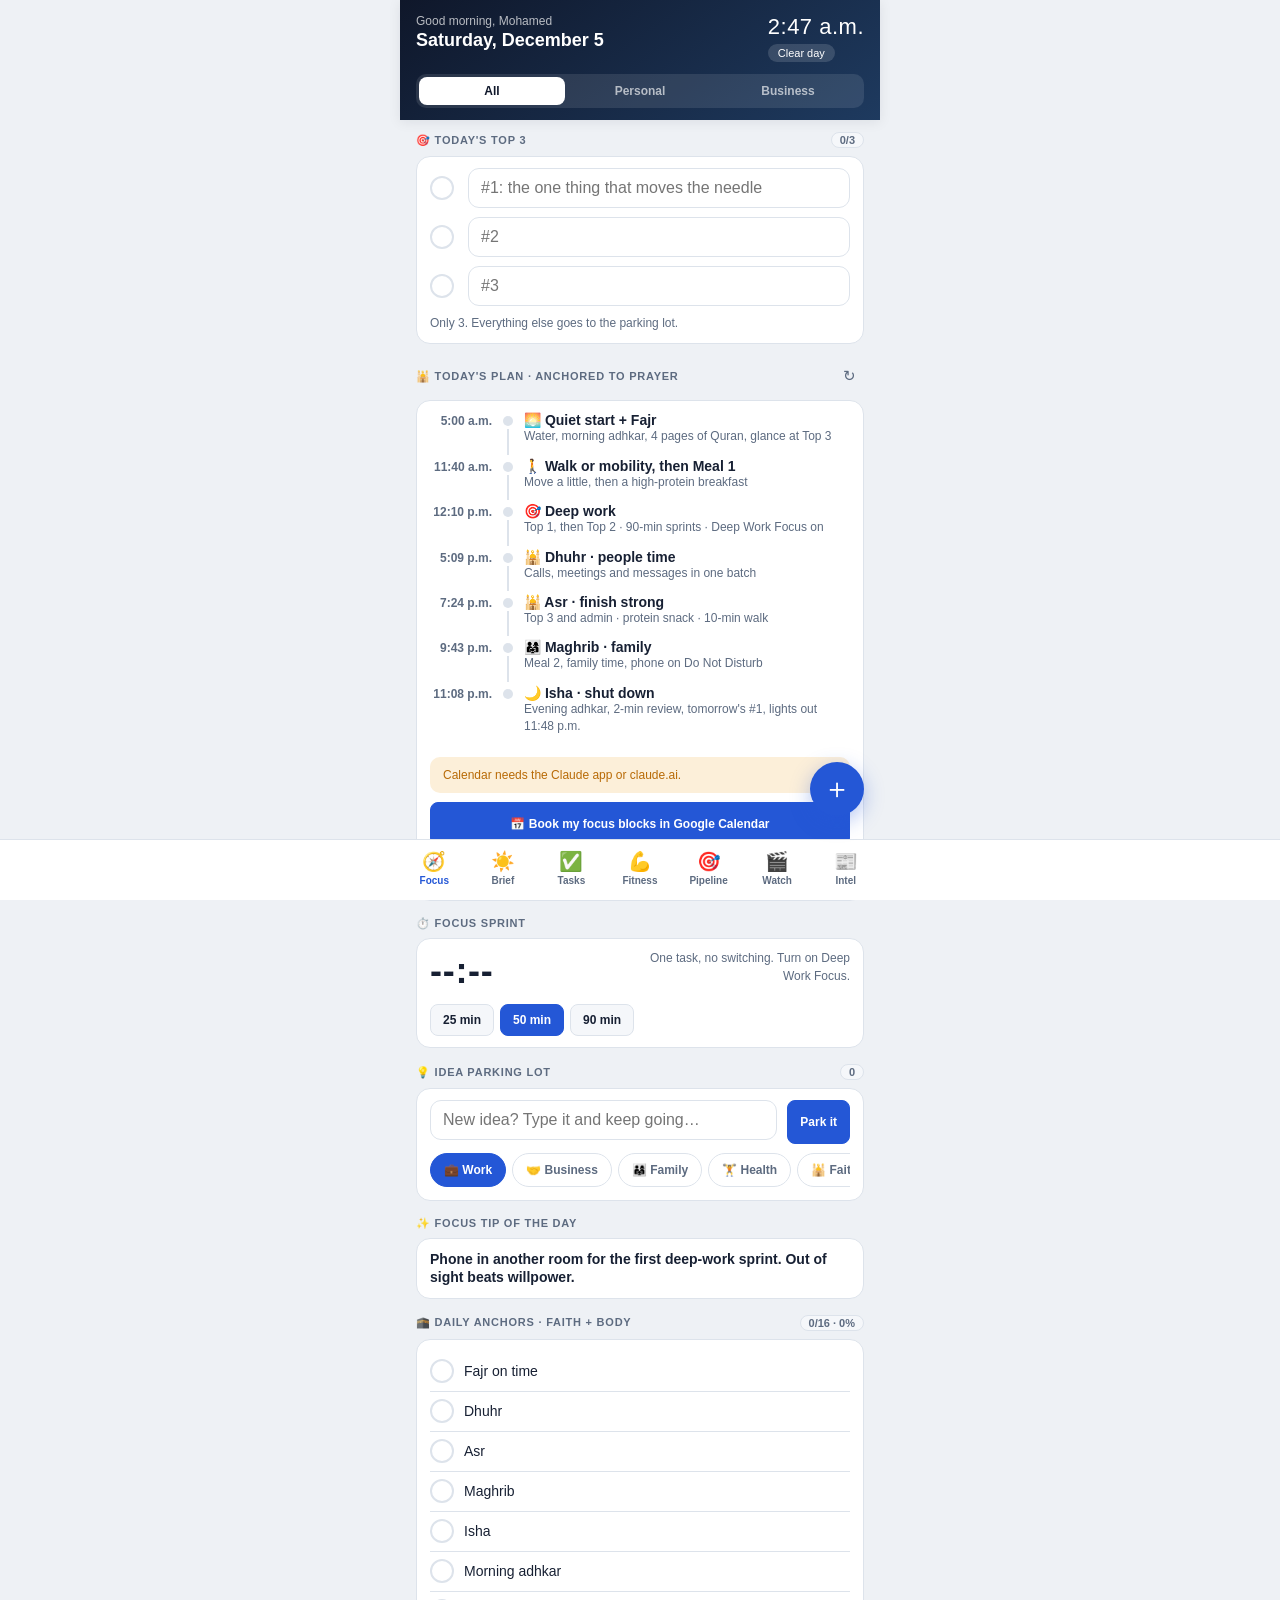
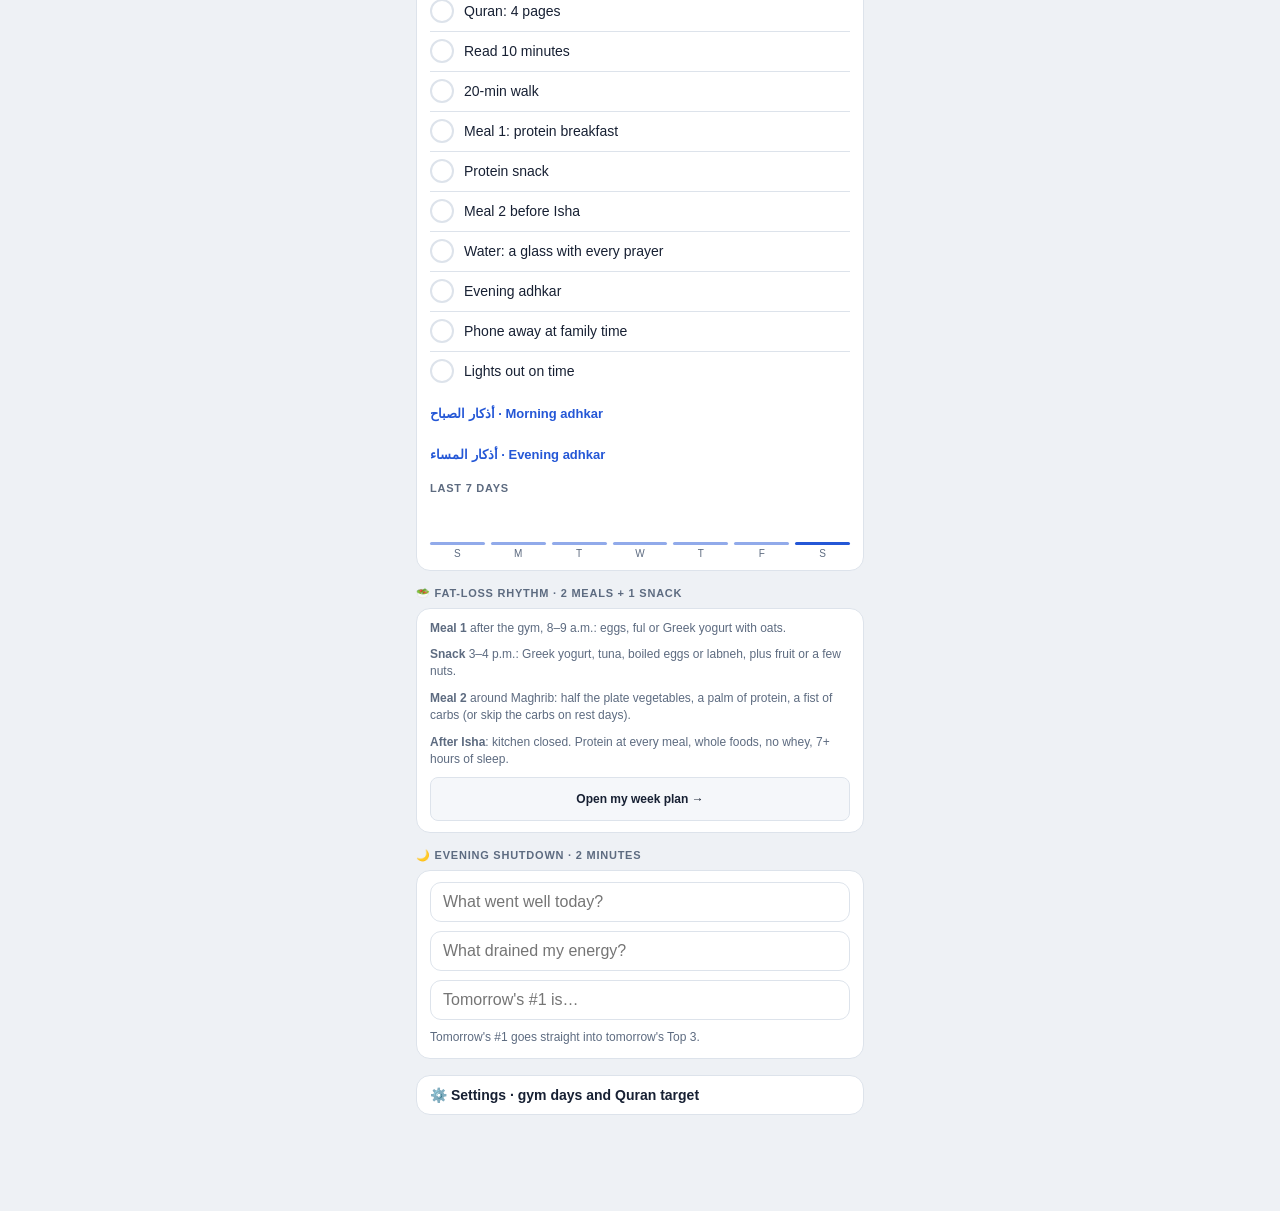
<file: focus-life-os.html>
<!doctype html><html><head><meta charset=utf8><meta name=viewport content="width=device-width,initial-scale=1,viewport-fit=cover"><style>:root{color-scheme:light;box-sizing:border-box;padding-top:env(safe-area-inset-top,0px);padding-bottom:env(safe-area-inset-bottom,0px)}html{scroll-padding-top:env(safe-area-inset-top,0px)}body{margin:0;padding:0;font:14px -apple-system,BlinkMacSystemFont,sans-serif;background:#faf9f5;color:#141413}img{max-width:100%}[hidden]:not([hidden=until-found i]){display:none!important}</style></head><body>
<title>Mohamed's Life OS</title>
<style>
:root{
  --bg:#eef1f5;--card:#ffffff;--card2:#f5f7fa;--txt:#172033;--muted:#5d6b80;--bdr:#dde3eb;
  --acc:#2457d6;--acc-soft:#e3ebfd;--acc-ink:#ffffff;--grn:#128a5e;--grn-soft:#dcf3e9;--org:#b86a06;--org-soft:#fcefd9;
  --red:#c53030;--red-soft:#fde4e4;--pur:#7043c9;--pur-soft:#ece5fb;--cyn:#0a7f95;--cyn-soft:#d9f2f6;--pnk:#b8316f;--pnk-soft:#fbe3ee;
  --hdr1:#0f172a;--hdr2:#1e3a5f;--nav:#ffffff;--shadow:0 2px 12px rgba(15,23,42,.08);
}
@media (prefers-color-scheme: dark){
  :root:not([data-theme="light"]){
    color-scheme:dark;
    --bg:#0d131d;--card:#151d2a;--card2:#1b2433;--txt:#e5eaf2;--muted:#94a2b6;--bdr:#283346;
    --acc:#6f9bff;--acc-soft:#1c2c4d;--acc-ink:#0b1426;--grn:#4fcf98;--grn-soft:#15352a;--org:#f2ad4e;--org-soft:#3a2a12;
    --red:#f28b8b;--red-soft:#3d1c1f;--pur:#b39bff;--pur-soft:#2a2143;--cyn:#58c9dd;--cyn-soft:#113139;--pnk:#f08bb8;--pnk-soft:#3b1b2b;
    --hdr1:#080d16;--hdr2:#14253d;--nav:#121a26;--shadow:0 2px 12px rgba(0,0,0,.4);
  }
}
:root[data-theme="dark"]{
  color-scheme:dark;
  --bg:#0d131d;--card:#151d2a;--card2:#1b2433;--txt:#e5eaf2;--muted:#94a2b6;--bdr:#283346;
  --acc:#6f9bff;--acc-soft:#1c2c4d;--acc-ink:#0b1426;--grn:#4fcf98;--grn-soft:#15352a;--org:#f2ad4e;--org-soft:#3a2a12;
  --red:#f28b8b;--red-soft:#3d1c1f;--pur:#b39bff;--pur-soft:#2a2143;--cyn:#58c9dd;--cyn-soft:#113139;--pnk:#f08bb8;--pnk-soft:#3b1b2b;
  --hdr1:#080d16;--hdr2:#14253d;--nav:#121a26;--shadow:0 2px 12px rgba(0,0,0,.4);
}
[hidden]{display:none!important}
*{box-sizing:border-box;-webkit-tap-highlight-color:transparent}
body{font-family:-apple-system,BlinkMacSystemFont,"Segoe UI",Roboto,sans-serif;background:var(--bg);color:var(--txt);margin:0;min-height:100%;padding-bottom:calc(84px + env(safe-area-inset-bottom,0px))}
.wrap{max-width:480px;margin:0 auto}
button{font:inherit;color:inherit;cursor:pointer}
button:focus-visible,input:focus-visible,select:focus-visible{outline:2px solid var(--acc);outline-offset:2px}
.num{font-variant-numeric:tabular-nums}

.hdr{background:linear-gradient(145deg,var(--hdr1),var(--hdr2));color:#fff;padding:14px 16px 12px;position:sticky;top:env(safe-area-inset-top,0px);z-index:20;box-shadow:var(--shadow)}
.hdr-top{display:flex;justify-content:space-between;align-items:flex-start;gap:12px;margin-bottom:12px}
.gr{font-size:12px;opacity:.7}
.dt{font-size:18px;font-weight:700;margin-top:2px;text-wrap:balance}
.clock{font-size:22px;font-weight:300;text-align:right;letter-spacing:.5px}
.badge{display:inline-flex;align-items:center;gap:4px;background:rgba(255,255,255,.14);border-radius:20px;padding:3px 10px;font-size:11px;margin-top:4px}
.tabs{display:grid;grid-template-columns:repeat(3,1fr);background:rgba(255,255,255,.1);border-radius:10px;padding:3px;gap:2px}
.tab{border:0;background:transparent;padding:7px 2px;border-radius:8px;font-size:12px;font-weight:600;color:rgba(255,255,255,.65)}
.tab[aria-pressed="true"]{background:#fff;color:#0f172a}

.content{padding:12px 16px;display:flex;flex-direction:column;gap:16px}
.sec{display:flex;flex-direction:column;gap:8px}
.sec-hd{display:flex;align-items:center;justify-content:space-between;gap:8px}
.sec-lbl{font-size:11px;font-weight:700;text-transform:uppercase;letter-spacing:.07em;color:var(--muted)}
.count{font-size:11px;background:var(--card2);border:1px solid var(--bdr);border-radius:10px;padding:1px 8px;color:var(--muted);font-weight:600}
.iconbtn{border:0;background:none;color:var(--muted);font-size:15px;padding:4px 8px;border-radius:6px;min-height:32px}
.status{font-size:12px;color:var(--muted);background:var(--card2);border:1px dashed var(--bdr);border-radius:10px;padding:10px 12px}
.status.warn{color:var(--org);background:var(--org-soft);border-color:transparent}

.prog-row{display:flex;justify-content:space-between;font-size:11px;color:var(--muted);font-weight:600}
.bar{height:6px;background:var(--bdr);border-radius:3px;overflow:hidden}
.bar i{display:block;height:100%;border-radius:3px;background:var(--acc);transition:width .5s}
.bar i.over{background:var(--red)}

.card{background:var(--card);border-radius:14px;border:1px solid var(--bdr);display:flex;overflow:hidden}
.stripe{width:4px;flex-shrink:0}
.cbody{padding:11px 13px;flex:1;min-width:0;display:flex;flex-direction:column;gap:5px}
.ctop{display:flex;align-items:flex-start;justify-content:space-between;gap:8px}
.ctitle{font-size:14px;font-weight:600;line-height:1.3;flex:1;min-width:0;overflow-wrap:anywhere}
.ctitle.dk{text-decoration:line-through;opacity:.45}
.meta{display:flex;flex-wrap:wrap;gap:5px;align-items:center}
.note{font-size:12px;color:var(--muted);line-height:1.45;overflow-wrap:anywhere}
.acts{display:flex;flex-wrap:wrap;gap:6px;margin-top:3px}

.chip{display:inline-flex;align-items:center;gap:3px;font-size:11px;font-weight:600;padding:2px 8px;border-radius:20px;background:var(--card2);color:var(--muted)}
.c-acc{background:var(--acc-soft);color:var(--acc)}.c-grn{background:var(--grn-soft);color:var(--grn)}.c-org{background:var(--org-soft);color:var(--org)}
.c-red{background:var(--red-soft);color:var(--red)}.c-pur{background:var(--pur-soft);color:var(--pur)}.c-cyn{background:var(--cyn-soft);color:var(--cyn)}.c-pnk{background:var(--pnk-soft);color:var(--pnk)}

.btn{font-size:12px;padding:6px 12px;border-radius:8px;border:1px solid var(--bdr);background:var(--card2);font-weight:600;min-height:32px;white-space:nowrap}
.btn.pri{background:var(--acc);color:var(--acc-ink);border-color:var(--acc)}
.btn.ok{background:var(--grn);color:#fff;border-color:var(--grn)}
.btn.del{color:var(--red);background:var(--red-soft);border-color:transparent}
.btn.wide{width:100%;padding:12px;min-height:44px}
.btn:disabled{opacity:.6}

.check{width:24px;height:24px;border-radius:50%;border:2px solid var(--bdr);background:transparent;flex-shrink:0;display:flex;align-items:center;justify-content:center;font-size:12px;padding:0;color:#fff}
.check.done{background:var(--grn);border-color:var(--grn)}
.row{display:flex;align-items:flex-start;gap:10px}

.tl{display:grid;grid-template-columns:62px 12px 1fr;gap:0 10px}
.tl .t{font-size:12px;font-weight:700;color:var(--muted);text-align:right;padding-top:2px}
.tl .d{display:flex;flex-direction:column;align-items:center}
.tl .d b{width:10px;height:10px;border-radius:50%;margin-top:4px}
.tl .d i{width:2px;flex:1;background:var(--bdr);margin:3px 0;min-height:14px}
.tl .body{padding-bottom:12px;min-width:0}
.tl .body div:first-child{font-size:14px;font-weight:600;overflow-wrap:anywhere}

.pills{display:flex;gap:6px;overflow-x:auto;scrollbar-width:none;padding-bottom:2px}
.pills::-webkit-scrollbar{display:none}
.pill{flex:0 0 auto;font-size:12px;padding:6px 13px;border-radius:20px;border:1.5px solid var(--bdr);background:var(--card);font-weight:600;color:var(--muted);min-height:34px}
.pill[aria-pressed="true"]{background:var(--acc);color:var(--acc-ink);border-color:var(--acc)}

.macros{display:grid;grid-template-columns:repeat(4,1fr);gap:8px}
.macro{background:var(--card);border:1px solid var(--bdr);border-radius:12px;padding:10px 6px;text-align:center;display:flex;flex-direction:column;gap:3px}
.macro b{font-size:18px}
.macro span{font-size:10px;color:var(--muted);font-weight:600}
.meal{background:var(--card);border:1px solid var(--bdr);border-radius:12px;padding:12px;display:flex;flex-direction:column;gap:5px;text-align:left;width:100%}
.meal.done{opacity:.65}
.meal-hd{display:flex;justify-content:space-between;align-items:center;gap:8px}
.sets{display:flex;flex-wrap:wrap;gap:6px}
.set{font-size:12px;border:0;background:var(--acc-soft);color:var(--acc);border-radius:6px;padding:5px 9px;font-weight:600;min-height:30px}
.set.done{background:var(--grn-soft);color:var(--grn)}
.set.add{background:transparent;border:1.5px dashed var(--bdr);color:var(--muted)}
.gymstats{display:grid;grid-template-columns:repeat(4,1fr);gap:6px}
.gymstats label{display:flex;flex-direction:column;align-items:center;gap:3px;font-size:11px;color:var(--muted);font-weight:600}
.gymstats input{width:100%;border:1.5px solid var(--bdr);background:var(--card2);color:var(--txt);border-radius:8px;padding:6px 4px;text-align:center;font-size:14px;font-weight:700;font-family:inherit}
.dval{font-size:15px;font-weight:700;color:var(--grn);white-space:nowrap}

.fab{position:fixed;bottom:calc(84px + env(safe-area-inset-bottom,0px));right:max(16px,calc(50% - 240px + 16px));width:54px;height:54px;border-radius:50%;background:var(--acc);color:var(--acc-ink);border:0;font-size:28px;box-shadow:0 6px 20px rgba(36,87,214,.35);z-index:30}
.bnav{position:fixed;bottom:0;left:0;right:0;background:var(--nav);border-top:1px solid var(--bdr);z-index:25;padding:6px 0 calc(10px + env(safe-area-inset-bottom,0px))}
.bnav div{max-width:480px;margin:0 auto;display:grid;grid-template-columns:repeat(7,1fr)}
.ni{border:0;background:none;font-size:10px;font-weight:600;color:var(--muted);display:flex;flex-direction:column;align-items:center;gap:2px;padding:4px 0;min-height:44px}
.ni span{font-size:19px}
.ni[aria-pressed="true"]{color:var(--acc)}

.overlay{position:fixed;inset:0;background:rgba(10,16,28,.55);z-index:40;display:flex;align-items:flex-end;justify-content:center}
.sheet{background:var(--card);color:var(--txt);border-radius:20px 20px 0 0;padding:16px 16px calc(24px + env(safe-area-inset-bottom,0px));width:100%;max-width:480px;max-height:90vh;overflow-y:auto;display:flex;flex-direction:column;gap:12px}
.handle{width:38px;height:4px;background:var(--bdr);border-radius:2px;margin:0 auto}
.sheet h2{font-size:17px;margin:0}
.fld{display:flex;flex-direction:column;gap:5px}
.fld>span{font-size:11px;font-weight:700;text-transform:uppercase;letter-spacing:.06em;color:var(--muted)}
.inp{width:100%;padding:10px 12px;border:1.5px solid var(--bdr);border-radius:11px;font-size:16px;font-family:inherit;color:var(--txt);background:var(--card)}
.two{display:grid;grid-template-columns:1fr 1fr;gap:10px}
.cats{display:grid;grid-template-columns:repeat(4,1fr);gap:6px}
.cat{border:2px solid var(--bdr);background:var(--card);border-radius:12px;padding:8px 2px 6px;display:flex;flex-direction:column;align-items:center;gap:2px;font-size:10px;font-weight:600;color:var(--muted)}
.cat span{font-size:18px}
.cat[aria-pressed="true"]{border-color:var(--acc);background:var(--acc-soft);color:var(--acc)}
.toggle{display:flex;align-items:center;justify-content:space-between;gap:10px;padding-top:10px;border-top:1px solid var(--bdr);font-size:14px;font-weight:600}
.toggle small{display:block;font-size:12px;color:var(--muted);font-weight:400}
.toggle input{width:22px;height:22px;accent-color:var(--acc)}
.answer{font-size:14px;line-height:1.55;white-space:pre-wrap;background:var(--card2);border-radius:12px;padding:12px;min-height:60px;overflow-wrap:anywhere}
.empty{text-align:center;padding:22px 12px;color:var(--muted);font-size:13px;background:var(--card);border:1px dashed var(--bdr);border-radius:14px}
.toast{position:fixed;top:calc(90px + env(safe-area-inset-top,0px));left:50%;transform:translateX(-50%);color:#fff;padding:10px 18px;border-radius:20px;font-size:13px;font-weight:700;z-index:60;box-shadow:0 4px 16px rgba(0,0,0,.25);max-width:calc(100% - 32px);text-align:center}
.fnow{background:var(--acc-soft);border-radius:10px}
.tl .body.fnow{padding:6px 8px 10px;margin-bottom:6px}
.ftopr{display:grid;grid-template-columns:28px 1fr;gap:10px;align-items:center}
.ftopr.dn .inp{text-decoration:line-through;opacity:.55}
.fclock{font-size:36px;font-weight:600;letter-spacing:.02em}
.fmap{display:grid;grid-template-columns:1fr 1fr;gap:8px}
.fmap .box{background:var(--card);border:1px solid var(--bdr);border-radius:12px;padding:8px 10px;font-size:12px;display:flex;flex-direction:column;gap:4px;min-height:60px}
.fmap .box b{font-size:11px;text-transform:uppercase;letter-spacing:.06em;color:var(--muted)}
.fmap .box div{border-top:1px dashed var(--bdr);padding-top:4px;overflow-wrap:anywhere}
.fmap .box b + div{border-top:0}
.fchk{display:flex;align-items:center;gap:10px;width:100%;border:0;background:transparent;text-align:left;padding:7px 0;border-top:1px solid var(--bdr);font-size:14px;min-height:40px}
.fchk:first-child{border-top:0}
.fchk.dn span:last-child{text-decoration:line-through;opacity:.5}
.fscore{display:flex;gap:6px;align-items:flex-end;height:56px}
.fscore div{flex:1;display:flex;flex-direction:column;align-items:center;justify-content:flex-end;gap:3px;font-size:10px;color:var(--muted);height:100%}
.fscore i{display:block;width:100%;border-radius:4px;background:var(--acc);min-height:3px}
.fdays{display:grid;grid-template-columns:repeat(7,1fr);gap:4px}
details.fold summary{cursor:pointer;font-size:13px;font-weight:600;color:var(--acc);padding:6px 0;list-style:none;min-height:32px}
.ar{font-family:"Geeza Pro","Noto Naskh Arabic","Amiri",serif;direction:rtl;font-size:18px;line-height:1.6}
@media (prefers-reduced-motion:reduce){.bar i{transition:none}}
</style>

<div class="wrap">
  <header class="hdr">
    <div class="hdr-top">
      <div><div class="gr" id="greet">Good morning, Mohamed</div><div class="dt" id="hDate">—</div></div>
      <div><div class="clock num" id="hTime">—</div><div class="badge num" id="badge">Loading…</div></div>
    </div>
    <div class="tabs" role="group" aria-label="Filter">
      <button class="tab" type="button" data-tab="all" aria-pressed="true">All</button>
      <button class="tab" type="button" data-tab="personal" aria-pressed="false">Personal</button>
      <button class="tab" type="button" data-tab="business" aria-pressed="false">Business</button>
    </div>
  </header>
  <main class="content" id="main"><div class="empty">Loading your day…</div></main>
</div>

<button class="fab" id="fab" type="button" aria-label="Add a task">＋</button>
<nav class="bnav" aria-label="Sections"><div>
  <button class="ni" type="button" data-nav="focus" aria-pressed="true"><span>🧭</span>Focus</button>
  <button class="ni" type="button" data-nav="brief" aria-pressed="false"><span>☀️</span>Brief</button>
  <button class="ni" type="button" data-nav="tasks" aria-pressed="false"><span>✅</span>Tasks</button>
  <button class="ni" type="button" data-nav="fitness" aria-pressed="false"><span>💪</span>Fitness</button>
  <button class="ni" type="button" data-nav="pipeline" aria-pressed="false"><span>🎯</span>Pipeline</button>
  <button class="ni" type="button" data-nav="watch" aria-pressed="false"><span>🎬</span>Watch</button>
  <button class="ni" type="button" data-nav="intel" aria-pressed="false"><span>📰</span>Intel</button>
</div></nav>

<div class="overlay" id="addSheet" hidden>
  <form class="sheet" id="addForm" aria-label="Add a task">
    <div class="handle"></div>
    <h2>Add to your day</h2>
    <div class="fld"><span>Category</span><div class="cats" id="cats"></div></div>
    <label class="fld"><span>Task or activity</span><input class="inp" id="fTitle" placeholder="e.g. Publish LinkedIn post on AI in sales" autocomplete="off"></label>
    <div class="two">
      <label class="fld"><span>Time</span><input class="inp" id="fTime" type="time"></label>
      <label class="fld"><span>Duration</span><select class="inp" id="fDur"><option>15 min</option><option selected>30 min</option><option>45 min</option><option>1 hr</option><option>1.5 hr</option><option>2 hr</option><option>3 hr</option><option>All day</option></select></label>
    </div>
    <div class="two">
      <label class="fld"><span>Priority</span><select class="inp" id="fPri"><option value="high">High</option><option value="med" selected>Medium</option><option value="low">Low</option></select></label>
      <label class="fld"><span>Section</span><select class="inp" id="fSec"><option value="personal">Personal</option><option value="business">Business</option></select></label>
    </div>
    <label class="fld"><span>Notes (optional)</span><input class="inp" id="fNotes" placeholder="Context, links, reminders" autocomplete="off"></label>
    <label class="toggle"><span>Add to Google Calendar<small>Creates a calendar event for this time</small></span><input type="checkbox" id="fCal"></label>
    <button class="btn pri wide" type="submit">Add to my day</button>
    <button class="btn wide" type="button" id="cancelAdd">Cancel</button>
  </form>
</div>

<div class="overlay" id="askSheet" hidden>
  <div class="sheet" role="dialog" aria-label="Ask Claude">
    <div class="handle"></div>
    <h2 id="askTitle">Ask Claude</h2>
    <div class="answer" id="askAnswer"></div>
    <button class="btn" type="button" id="askCopy" hidden>Copy the question</button>
    <button class="btn wide" type="button" id="askClose">Close</button>
  </div>
</div>

<script>
/* ---------- helpers ---------- */
const use = name => (window.claude && typeof window.claude.use === "function") ? window.claude.use(name).catch(() => null) : Promise.resolve(null);
const $ = s => document.querySelector(s);
const esc = s => String(s ?? "").replace(/[&<>"']/g, c => ({ "&": "&amp;", "<": "&lt;", ">": "&gt;", '"': "&quot;", "'": "&#39;" }[c]));
const localDay = (d = new Date()) => d.toLocaleDateString("en-CA");
function toast(msg, ok = true){ const t = document.createElement("div"); t.className = "toast"; t.style.background = ok ? "var(--grn)" : "var(--red)"; t.textContent = msg; document.body.appendChild(t); setTimeout(() => t.remove(), 2600); }

const CAT = {
  health:{e:"🏋️",lbl:"Health",c:"grn",sec:"personal",col:"--grn"}, career:{e:"💼",lbl:"Career",c:"acc",sec:"business",col:"--acc"},
  business:{e:"🤝",lbl:"Business",c:"org",sec:"business",col:"--org"}, metime:{e:"🧘",lbl:"Me time",c:"pur",sec:"personal",col:"--pur"},
  doctor:{e:"🏥",lbl:"Doctor",c:"red",sec:"personal",col:"--red"}, blog:{e:"✍️",lbl:"Blog",c:"pur",sec:"business",col:"--pur"},
  news:{e:"📰",lbl:"News intel",c:"cyn",sec:"business",col:"--cyn"}, finance:{e:"💰",lbl:"Finance",c:"grn",sec:"personal",col:"--grn"},
  family:{e:"👨‍👩‍👧",lbl:"Family",c:"pnk",sec:"personal",col:"--pnk"}, fifa:{e:"⚽",lbl:"FIFA",c:"grn",sec:"personal",col:"--grn"},
  learning:{e:"📚",lbl:"Learning",c:"org",sec:"business",col:"--org"}, other:{e:"🎯",lbl:"Other",c:"",sec:"business",col:"--muted"}
};
const PRI = { high:"--red", med:"--org", low:"--grn" };
const STAGE = { "2927680487":{l:"Applied",c:"acc"}, "3309745122":{l:"Interviewing",c:"org"} };
const CAL_COLOR = { health:"10",career:"9",business:"6",metime:"2",doctor:"11",blog:"3",news:"7",finance:"5",family:"4",fifa:"10",learning:"6",other:"8" };

/* ---------- saved state: private to this person, kept across devices ---------- */
const DEFAULT_DIET = [
  {meal:"☀️ Breakfast",time:"07:30",items:["Oats 100g","Banana 1 medium","Protein shake 30g","Black coffee"],cal:480,pro:38,carb:62,fat:10},
  {meal:"🥗 Lunch",time:"12:30",items:["Chicken breast 200g","Brown rice 150g","Mixed salad","Olive oil 1 tbsp"],cal:560,pro:48,carb:52,fat:14},
  {meal:"🍎 Snack",time:"16:00",items:["Greek yogurt 200g","Almonds 30g","Apple 1 medium"],cal:280,pro:17,carb:28,fat:13},
  {meal:"🐟 Dinner",time:"19:30",items:["Salmon 200g","Sweet potato 150g","Steamed broccoli","Lemon and herbs"],cal:520,pro:42,carb:44,fat:18}
];
const DEFAULT_WORKOUT = { type:"Chest + Arms", exercises:[
  {name:"Barbell Bench Press",sets:[[135,10],[140,10],[145,10],[145,10]]},{name:"Incline DB Press",sets:[[35,12],[35,12],[35,12]]},
  {name:"Cable Chest Fly",sets:[[25,15],[25,15],[25,15]]},{name:"EZ Bar Bicep Curl",sets:[[55,12],[60,12],[65,12]]},
  {name:"Hammer Curls",sets:[[30,12],[30,12],[30,12]]},{name:"Tricep Rope Pushdown",sets:[[44,15],[44,15],[44,15]]},{name:"Overhead Tricep Ext",sets:[[30,12],[30,12]]}
]};
let S = { tasks:[], gym:[], diet:{}, blog:[], picks:{}, water:{}, watch:[] };
let PLAN = null, planDay = null;
let saveDoc = null, saveTimer = null, stateReady = false;
function lsGet(){ try { return JSON.parse(localStorage.getItem("lifeos_state") || "null"); } catch(_) { return null; } }
function lsSet(){ try { localStorage.setItem("lifeos_state", JSON.stringify(S)); } catch(_) {} }
function save(){
  lsSet();
  if (!saveDoc) return;
  clearTimeout(saveTimer);
  saveTimer = setTimeout(() => { saveDoc.set(JSON.parse(JSON.stringify(S))).catch(() => toast("Could not save. Changes are kept on this device.", false)); }, 600);
}
async function initState(){
  const local = lsGet(); if (local) S = Object.assign(S, local);
  try {
    const [db, user] = await Promise.all([use("db"), use("user")]);
    const uid = user ? await user.id() : null;
    if (db && uid){
      saveDoc = db.doc("data/users/" + uid + "/lifeos");
      const snap = await saveDoc.get();
      if (snap.exists) S = Object.assign({ tasks:[], gym:[], diet:{}, blog:[], picks:{}, water:{}, watch:[] },JSON.parse(JSON.stringify(snap.data())));
      else save();
      try { const ps = await db.doc("data/users/" + uid + "/weekplan").get(); if (ps.exists) PLAN = JSON.parse(JSON.stringify(ps.data())); } catch(_) {}
    }
  } catch(_) {}
  stateReady = true; render();
}

/* ---------- clock ---------- */
function tick(){
  const n = new Date();
  $("#hTime").textContent = n.toLocaleTimeString("en-CA", { hour:"numeric", minute:"2-digit" });
  $("#hDate").textContent = n.toLocaleDateString("en-CA", { weekday:"long", month:"long", day:"numeric" });
  const h = n.getHours(); $("#greet").textContent = (h < 12 ? "Good morning" : h < 18 ? "Good afternoon" : "Good evening") + ", Mohamed";
}
tick(); setInterval(tick, 30000);

/* ---------- navigation ---------- */
let cTab = "all", cNav = "focus", selCat = "health";
document.querySelectorAll(".tab").forEach(b => b.onclick = () => { cTab = b.dataset.tab; document.querySelectorAll(".tab").forEach(x => x.setAttribute("aria-pressed", String(x === b))); render(); });
document.querySelectorAll(".ni").forEach(b => b.onclick = () => { cNav = b.dataset.nav; document.querySelectorAll(".ni").forEach(x => x.setAttribute("aria-pressed", String(x === b))); render(); window.scrollTo({ top:0 }); });

/* ---------- add task sheet ---------- */
$("#cats").innerHTML = Object.entries(CAT).map(([k, c]) => `<button type="button" class="cat" data-cat="${k}" aria-pressed="${k === selCat}"><span>${c.e}</span>${c.lbl}</button>`).join("");
$("#cats").onclick = e => { const b = e.target.closest(".cat"); if (!b) return; selCat = b.dataset.cat; document.querySelectorAll(".cat").forEach(x => x.setAttribute("aria-pressed", String(x === b))); $("#fSec").value = CAT[selCat].sec; };
const openAdd = () => { $("#addSheet").hidden = false; setTimeout(() => $("#fTitle").focus(), 50); };
$("#fab").onclick = openAdd;
$("#cancelAdd").onclick = () => $("#addSheet").hidden = true;
$("#addSheet").onclick = e => { if (e.target.id === "addSheet") $("#addSheet").hidden = true; };
$("#addForm").onsubmit = e => {
  e.preventDefault();
  const title = $("#fTitle").value.trim(); if (!title) return $("#fTitle").focus();
  const t = { id:Date.now(), title, cat:selCat, time:$("#fTime").value, dur:$("#fDur").value, pri:$("#fPri").value, sec:$("#fSec").value, notes:$("#fNotes").value.trim(), date:localDay(), done:false };
  S.tasks.push(t);
  if (selCat === "blog") S.blog.push({ id:Date.now() + 1, title, platform:"LinkedIn", status:"idea", date:localDay(), notes:t.notes });
  save();
  if ($("#fCal").checked && t.time) createCalEvent(t);
  $("#fTitle").value = ""; $("#fNotes").value = ""; $("#fCal").checked = false; $("#addSheet").hidden = true; render();
};
function toggleTask(id){ const x = S.tasks.find(t => t.id === id); if (x){ x.done = !x.done; save(); render(); } }
function delTask(id){ S.tasks = S.tasks.filter(t => t.id !== id); save(); render(); }

/* ---------- ask Claude ---------- */
async function ask(title, prompt){
  $("#askTitle").textContent = title; $("#askAnswer").textContent = "Thinking…"; $("#askCopy").hidden = true; $("#askSheet").hidden = false;
  const sample = await use("sample");
  if (!sample){ $("#askAnswer").textContent = prompt; $("#askCopy").hidden = false; $("#askTitle").textContent = "Ask this in a Claude chat"; $("#askCopy").onclick = () => copy(prompt); return; }
  try {
    const r = await sample("You are helping Mohamed, a sales and market-entry professional in Oakville, Ontario. Use Canadian spelling. Be concise and practical, with short sections or bullets.\n\n" + prompt,
      { onText: ({ text }) => { $("#askAnswer").textContent = text; } });
    $("#askAnswer").textContent = r.text + (r.truncated ? "\n\n(Answer was cut short.)" : "");
  } catch(err){
    $("#askAnswer").textContent = err && err.code === "not_granted" ? "Asking Claude isn't allowed on this page for you. Copy the question into a Claude chat instead." : err && err.code === "rate_limited" ? "Too many questions just now. Try again in a minute." : "Claude couldn't answer just now. Try again, or copy the question into a chat.";
    if (err && err.text) $("#askAnswer").textContent = err.text;
    $("#askCopy").hidden = false; $("#askCopy").onclick = () => copy(prompt);
  }
}
async function copy(text){ try { await navigator.clipboard.writeText(text); toast("Copied"); } catch(_) { toast("Select the text above and copy it", false); } }
$("#askClose").onclick = () => $("#askSheet").hidden = true;
$("#askSheet").onclick = e => { if (e.target.id === "askSheet") $("#askSheet").hidden = true; };
document.addEventListener("click", e => { const b = e.target.closest("[data-ask]"); if (b) ask(b.dataset.title || "Ask Claude", b.dataset.ask); });

/* ---------- connectors ---------- */
let mcp = null, calEvs = null, deals = null, emails = null;
const errs = { cal:"", deals:"", mail:"" };
function errText(server, e){
  const c = e && e.code;
  if (c === "needs_reauth") return `Reconnect ${server} in claude.ai Settings → Connectors.`;
  if (c === "server_not_connected" || c === "selection_required") return `Add ${server} in claude.ai Settings → Connectors to see this here.`;
  if (c === "not_in_manifest" || c === "not_granted") return `${server} isn't allowed on this page. Allow it when the page asks.`;
  if (c === "blocked_by_policy" || c === "approval_required") return `${server} is blocked by your organization's settings.`;
  if (c === "tool_error") return `${server} reported a problem: ${e.message || "no details"}.`;
  return `${server} didn't answer. Tap ↻ to try again.`;
}
function dayRange(){ const n = new Date(); const s = new Date(n.getFullYear(), n.getMonth(), n.getDate()); const e = new Date(s.getTime() + 86400000 - 1000); return { startTime:s.toISOString(), endTime:e.toISOString() }; }
async function loadCal(){
  if (!mcp){ errs.cal = "Calendar needs the Claude app or claude.ai."; render(); return; }
  try { const r = await mcp.callTool("Google Calendar", "list_events", Object.assign(dayRange(), { orderBy:"startTime", pageSize:25, timeZone:"America/Toronto" }), { cache:{ refresh:true } }); calEvs = (r.payload && r.payload.events) || []; errs.cal = ""; }
  catch(e){ errs.cal = errText("Google Calendar", e); if (["needs_reauth","server_not_connected","not_in_manifest","blocked_by_policy"].includes(e.code)) calEvs = null; }
  render();
}
async function loadDeals(){
  if (!mcp){ errs.deals = "Pipeline needs the Claude app or claude.ai."; render(); return; }
  try {
    const r = await mcp.callTool("HubSpot", "search_crm_objects", { objectType:"DEAL", filterGroups:[{ filters:[{ propertyName:"hs_is_closed", operator:"EQ", value:"false" }] }], properties:["dealname","amount","dealstage","deal_currency_code"], sorts:[{ propertyName:"amount", direction:"DESCENDING" }], limit:20, chatInsights:{ userIntent:"view open pipeline on a personal dashboard", satisfaction:"NEUTRAL" } }, { cache:{ refresh:true } });
    deals = (r.payload && r.payload.results) || []; errs.deals = "";
  } catch(e){ errs.deals = errText("HubSpot", e); if (["needs_reauth","server_not_connected","not_in_manifest","blocked_by_policy"].includes(e.code)) deals = null; }
  render();
}
async function loadEmails(){
  if (!mcp){ errs.mail = "Email follow-ups need the Claude app or claude.ai."; render(); return; }
  try {
    const r = await mcp.callTool("Gmail", "search_threads", { query:"in:sent newer_than:7d -in:draft -category:promotions -category:social", pageSize:15 }, { cache:{ refresh:true } });
    emails = ((r.payload && r.payload.threads) || []).map(t => { const m = t.messages || []; return { last:m[m.length - 1], url:t.viewUrl }; }).filter(x => x.last).slice(0, 6);
    errs.mail = "";
  } catch(e){ errs.mail = errText("Gmail", e); if (["needs_reauth","server_not_connected","not_in_manifest","blocked_by_policy"].includes(e.code)) emails = null; }
  render();
}
function calcEnd(date, time, dur){ const mins = { "15 min":15,"30 min":30,"45 min":45,"1 hr":60,"1.5 hr":90,"2 hr":120,"3 hr":180,"All day":60 }[dur] || 30; const d = new Date(`${date}T${time}:00`); d.setMinutes(d.getMinutes() + mins); return `${localDay(d)}T${String(d.getHours()).padStart(2,"0")}:${String(d.getMinutes()).padStart(2,"0")}:00`; }
async function createCalEvent(t){
  if (!mcp) return toast("Calendar needs the Claude app or claude.ai", false);
  const c = CAT[t.cat] || CAT.other;
  try {
    await mcp.callTool("Google Calendar", "create_event", { summary:`${c.e} ${t.title}`, startTime:`${t.date}T${t.time}:00`, endTime:calcEnd(t.date, t.time, t.dur), description:`Life OS · ${c.lbl}\n${t.notes || ""}\nPriority: ${t.pri}`, colorId:CAL_COLOR[t.cat] || "8", timeZone:"America/Toronto" });
    toast("Added to Google Calendar"); t.synced = true; save(); loadCal();
  } catch(e){ toast(errText("Google Calendar", e), false); }
}
async function syncAll(btn){
  const list = S.tasks.filter(t => t.date === localDay() && t.time && !t.done && !t.synced);
  if (!list.length) return toast("No timed tasks left to add today", false);
  btn.disabled = true; btn.textContent = "Adding…";
  for (const t of list){ await createCalEvent(t); await new Promise(r => setTimeout(r, 400)); }
  btn.disabled = false; btn.textContent = "Add all to Calendar";
}

/* ---------- render: tasks ---------- */
function chip(cat){ const c = CAT[cat] || CAT.other; return `<span class="chip ${c.c ? "c-" + c.c : ""}">${c.e} ${c.lbl}</span>`; }
function renderTasks(){
  let list = S.tasks.filter(t => t.date === localDay());
  if (cTab !== "all") list = list.filter(t => t.sec === cTab);
  if (!list.length) return `<div class="empty">No tasks yet. Tap ＋ to add one.</div>`;
  list.sort((a, b) => a.done !== b.done ? (a.done ? 1 : -1) : ({ high:0, med:1, low:2 }[a.pri] - { high:0, med:1, low:2 }[b.pri]));
  const done = list.filter(t => t.done).length, pct = Math.round(done / list.length * 100);
  return `<div class="prog-row num"><span>${done} of ${list.length} done</span><span>${pct}%</span></div><div class="bar"><i style="width:${pct}%"></i></div>` +
    list.map(t => { const c = CAT[t.cat] || CAT.other; return `<div class="card"><div class="stripe" style="background:var(${c.col})"></div><div class="cbody"><div class="row">
      <button class="check ${t.done ? "done" : ""}" type="button" data-toggle="${t.id}" aria-label="${t.done ? "Mark not done" : "Mark done"}">${t.done ? "✓" : ""}</button>
      <div style="flex:1;min-width:0;display:flex;flex-direction:column;gap:5px"><div class="ctitle ${t.done ? "dk" : ""}">${esc(t.title)}</div>
      <div class="meta">${t.time ? `<span class="chip num">🕐 ${esc(t.time)}</span>` : ""}<span class="chip">⏱ ${esc(t.dur || "—")}</span>${chip(t.cat)}<span style="width:8px;height:8px;border-radius:50%;background:var(${PRI[t.pri] || "--muted"})" title="${esc(t.pri)} priority"></span>${t.synced ? `<span class="chip c-acc">In Calendar</span>` : ""}</div>
      ${t.notes ? `<div class="note">${esc(t.notes)}</div>` : ""}</div>
      <button class="btn del" type="button" data-del="${t.id}" aria-label="Delete task">✕</button></div></div></div>`; }).join("");
}

/* ---------- render: calendar ---------- */
function renderCal(){
  if (errs.cal && !calEvs) return `<div class="status warn">${esc(errs.cal)}</div>`;
  if (!calEvs) return `<div class="status">Loading your calendar…</div>`;
  const warn = errs.cal ? `<div class="status warn">${esc(errs.cal)}</div>` : "";
  if (!calEvs.length) return warn + `<div class="empty">Your calendar is clear today.</div>`;
  const ev = [...calEvs].sort((a, b) => ((a.start && (a.start.dateTime || a.start.date)) || "").localeCompare((b.start && (b.start.dateTime || b.start.date)) || ""));
  return warn + `<div class="tl">` + ev.map((e, i) => {
    const s = (e.summary || "").toLowerCase(); let col = "--acc", em = "📅";
    if (/workout|gym|chest|arms|run|legs|back|shoulder|train/.test(s)){ col = "--grn"; em = "🏋️"; }
    else if (/doctor|medical|clinic|hospital|dentist/.test(s)){ col = "--red"; em = "🏥"; }
    else if (/call|meeting|demo|sync|interview/.test(s)){ col = "--org"; em = "📞"; }
    else if (/lunch|dinner|coffee|breakfast/.test(s)){ col = "--pnk"; em = "☕"; }
    else if (/fifa|soccer|football|match/.test(s)){ col = "--grn"; em = "⚽"; }
    else if (/meditat|pray|mosque/.test(s)){ col = "--pur"; em = "🧘"; }
    const st = e.start && e.start.dateTime ? new Date(e.start.dateTime) : null, en = e.end && e.end.dateTime ? new Date(e.end.dateTime) : null;
    const time = st ? st.toLocaleTimeString("en-CA", { hour:"numeric", minute:"2-digit" }) : "All day";
    const sub = [st && en ? Math.round((en - st) / 60000) + " min" : "", e.location || ""].filter(Boolean).join(" · ");
    const last = i === ev.length - 1;
    return `<div class="t num">${esc(time)}</div><div class="d"><b style="background:var(${col})"></b>${last ? "" : "<i></i>"}</div><div class="body"><div>${em} ${esc(e.summary || "Event")}</div><div class="note">${esc(sub)}</div></div>`;
  }).join("") + `</div>`;
}

/* ---------- render: fitness ---------- */
let fitTab = "plan";
function todayLog(){
  let log = S.gym.find(l => l.date === localDay());
  if (!log){ log = { date:localDay(), type:DEFAULT_WORKOUT.type, exercises:DEFAULT_WORKOUT.exercises.map(x => ({ name:x.name, sets:x.sets.map(([w, r]) => ({ w, r, done:false })) })), duration:"", calories:"", avgHR:"", maxHR:"", saved:false }; S.gym.push(log); S.gym = S.gym.slice(-60); save(); }
  return log;
}
function renderFitness(){
  const pills = `<div class="pills">${[["plan","🥗 Week plan"],["log","💪 Gym log"],["history","📊 History"]].map(([k, l]) => `<button class="pill" type="button" data-fit="${k}" aria-pressed="${fitTab === k}">${l}</button>`).join("")}</div>`;
  if (fitTab === "plan") return pills + renderPlan();
  if (fitTab === "diet") return pills + renderDiet();
  if (fitTab === "history") return pills + renderHistory();
  const log = todayLog(), all = log.exercises.flatMap(e => e.sets), pct = all.length ? Math.round(all.filter(s => s.done).length / all.length * 100) : 0;
  const stat = (id, lab, val, unit) => `<label>${lab}<input id="${id}" type="number" inputmode="numeric" value="${esc(val)}" placeholder="—"><span>${unit}</span></label>`;
  return pills + `<div class="card"><div class="cbody" style="gap:10px">
      <div class="ctop"><div class="ctitle">🏋️ ${esc(log.type)}</div><span class="chip c-grn num">${pct}% done</span></div>
      <div class="bar"><i style="width:${pct}%"></i></div>
      <div class="gymstats num">${stat("gDur","Duration",log.duration,"min")}${stat("gCal","Calories",log.calories,"kcal")}${stat("gAhr","Avg HR",log.avgHR,"bpm")}${stat("gXhr","Max HR",log.maxHR,"bpm")}</div>
    </div></div>` +
    log.exercises.map((ex, ei) => { const d = ex.sets.filter(s => s.done).length; return `<div class="card"><div class="cbody">
      <div class="ctop"><div class="ctitle">${esc(ex.name)}</div><span class="chip ${d === ex.sets.length ? "c-grn" : ""} num">${d}/${ex.sets.length} sets</span></div>
      <div class="sets num">${ex.sets.map((s, si) => `<button class="set ${s.done ? "done" : ""}" type="button" data-set="${ei}:${si}">${s.w} × ${s.r}</button>`).join("")}<button class="set add" type="button" data-addset="${ei}">+ set</button></div>
    </div></div>`; }).join("") +
    `<div class="card"><div class="stripe" style="background:var(--red)"></div><div class="cbody"><div class="ctitle">❤️ Heart-rate rule</div><div class="note">Zone 2 is 100–120 bpm. Stop and rest if your heart rate reaches 140+.</div></div></div>
     <button class="btn ok wide" type="button" id="logDone">${log.saved ? "Workout logged ✓ (tap to update)" : "Log workout complete"}</button>`;
}
function saveGymMeta(){ const log = todayLog(); log.duration = $("#gDur")?.value || ""; log.calories = $("#gCal")?.value || ""; log.avgHR = $("#gAhr")?.value || ""; log.maxHR = $("#gXhr")?.value || ""; save(); }
function renderPlan(){
  if (!PLAN) return `<div class="empty">Your weekly plan loads when you open this page in the Claude app or on claude.ai.</div>`;
  const today = new Date().toLocaleDateString("en-CA", { weekday:"short" }).slice(0, 3);
  const names = PLAN.days.map(d => d.day); if (!planDay || !names.includes(planDay)) planDay = names.includes(today) ? today : names[0];
  const D = PLAN.days.find(d => d.day === planDay), isToday = planDay === today, key = localDay();
  const tg = PLAN.targets[D.type] || PLAN.targets.training;
  const picks = (isToday && S.picks[key]) || {};
  const water = S.water[key] || 0, goal = Math.round((PLAN.water_l || 3.5) * 4);
  const days = `<div class="pills">${names.map(n => `<button class="pill" type="button" data-pday="${n}" aria-pressed="${n === planDay}">${n === today ? n + " · today" : n}</button>`).join("")}</div>`;
  const head = `<div class="card"><div class="stripe" style="background:var(${D.type === "training" ? "--grn" : "--pur"})"></div><div class="cbody">
      <div class="ctop"><div class="ctitle">${D.type === "training" ? "🏋️ Training day" : "🧘 Rest day"}</div><span class="chip ${D.type === "training" ? "c-grn" : "c-pur"}">Eating window ${esc(PLAN.window)}</span></div>
      <div class="meta num"><span class="chip c-red">🔥 ${tg.kcal} kcal</span><span class="chip c-acc">💪 ${tg.protein}g protein</span><span class="chip c-org">🌾 ${tg.carbs}g carbs</span><span class="chip c-grn">🥑 ${tg.fat}g fat</span></div>
      <div class="note">💧 ${esc(D.hydration)}</div><div class="note" style="color:var(--txt);font-weight:600">${esc(D.motivation)}</div></div></div>`;
  const waterRow = isToday ? `<div class="card"><div class="cbody"><div class="ctop"><div class="ctitle">💧 Water today</div><span class="chip c-cyn num">${(water * 0.25).toFixed(2).replace(/0$/, "")} of ${PLAN.water_l} L</span></div>
      <div class="bar"><i style="width:${Math.min(100, Math.round(water / goal * 100))}%;background:var(--cyn)"></i></div>
      <div class="acts"><button class="btn pri" type="button" data-water="1">+ 250 ml glass</button><button class="btn" type="button" data-water="-1">Undo</button></div></div></div>` : "";
  const slots = D.slots.map((sl, si) => {
    const body = sl.opts ? `<div class="sets" style="flex-direction:column;align-items:stretch">${sl.opts.map((o, oi) => { const on = picks[si] === oi; return `<button class="set ${on ? "done" : ""}" type="button" ${isToday ? `data-pick="${si}:${oi}"` : "disabled"} style="text-align:left;font-weight:500;line-height:1.35">${on ? "✓ " : (oi + 1) + ". "}${esc(o)}</button>`; }).join("")}</div>` : `<div class="note">${esc(sl.text)}</div>`;
    return `<div class="card"><div class="cbody"><div class="ctop"><div class="ctitle">${esc(sl.name)}</div><span class="chip num">${esc(fmtT(sl.time))}</span></div>${sl.note ? `<div class="note">${esc(sl.note)}</div>` : ""}${body}</div></div>`;
  }).join("");
  const done = Object.keys(picks).length, total = D.slots.filter(x => x.opts).length;
  return days + head + waterRow + (isToday ? `<div class="prog-row num"><span>${done} of ${total} meals and drinks picked</span><span>${Math.round(done / total * 100)}%</span></div><div class="bar"><i style="width:${Math.round(done / total * 100)}%"></i></div>` : `<div class="status">Preview of ${esc(planDay)}. Picks and water tracking work on today's plan.</div>`) +
    slots + `<div class="status">${esc(PLAN.note)}</div>
    <button class="btn wide" type="button" data-title="Swap a meal" data-ask="${esc("My plan for " + planDay + " (" + D.type + " day): targets " + tg.kcal + " kcal, " + tg.protein + " g protein, eating window " + PLAN.window + ", halal, Egyptian-style. Suggest 3 fresh alternatives for lunch and 3 for the light dinner that fit these targets, with approximate protein.")}">🔄 Ask for fresh options</button>`;
}
function fmtT(t){ const [h, m] = t.split(":").map(Number); return (h % 12 || 12) + ":" + String(m).padStart(2, "0") + (h >= 12 ? " p.m." : " a.m."); }
function renderDiet(){
  const day = localDay(); if (!S.diet[day]) { S.diet[day] = DEFAULT_DIET.map(m => ({ ...m, done:false })); const keys = Object.keys(S.diet).sort(); keys.slice(0, Math.max(0, keys.length - 30)).forEach(k => delete S.diet[k]); save(); }
  const diet = S.diet[day], tot = { cal:0, pro:0, carb:0, fat:0 };
  diet.filter(m => m.done).forEach(m => { tot.cal += m.cal; tot.pro += m.pro; tot.carb += m.carb; tot.fat += m.fat; });
  const tg = { cal:2200, pro:150, carb:220, fat:65 };
  const box = (ic, n, v, t, u) => `<div class="macro num"><b>${v}</b><span>${ic} ${n}</span><span style="color:var(--acc)">of ${t}${u}</span><div class="bar"><i class="${v > t * 1.05 ? "over" : ""}" style="width:${Math.min(100, Math.round(v / t * 100))}%"></i></div></div>`;
  return `<div class="macros">${box("🔥","Cal",tot.cal,tg.cal,"")}${box("💪","Protein",tot.pro,tg.pro,"g")}${box("🌾","Carbs",tot.carb,tg.carb,"g")}${box("🥑","Fat",tot.fat,tg.fat,"g")}</div>` +
    diet.map((m, i) => `<button class="meal ${m.done ? "done" : ""}" type="button" data-meal="${i}"><div class="meal-hd"><div><div class="ctitle">${esc(m.meal)}</div><div class="note num">🕐 ${esc(m.time)}</div></div><span class="check ${m.done ? "done" : ""}" aria-hidden="true">${m.done ? "✓" : ""}</span></div>
      <div class="note">${m.items.map(esc).join(" · ")}</div>
      <div class="meta num"><span class="chip c-red">🔥 ${m.cal} kcal</span><span class="chip c-acc">💪 ${m.pro}g</span><span class="chip c-org">🌾 ${m.carb}g</span><span class="chip c-grn">🥑 ${m.fat}g</span></div></button>`).join("") +
    `<button class="btn wide" type="button" data-title="Custom meal plan" data-ask="Suggest a one-day custom meal plan for weight management and athletic performance, heart-health aware (AFib). Targets: 2200 kcal, 150 g protein, 220 g carbs, 65 g fat. Four meals with portions and macros.">🥗 Get a custom meal plan</button>`;
}
function renderHistory(){
  const logs = S.gym.filter(l => l.saved).slice(-10).reverse();
  if (!logs.length) return `<div class="empty">No workouts logged yet. Finish a session and tap "Log workout complete".</div>`;
  return logs.map(l => { const all = l.exercises.flatMap(e => e.sets); return `<div class="card"><div class="cbody"><div class="ctop"><div class="ctitle">🏋️ ${esc(l.type)}</div><span class="chip num">${esc(l.date)}</span></div>
    <div class="meta num">${l.duration ? `<span class="chip c-grn">⏱ ${esc(l.duration)} min</span>` : ""}${l.calories ? `<span class="chip c-org">🔥 ${esc(l.calories)} kcal</span>` : ""}${l.avgHR ? `<span class="chip c-red">❤️ ${esc(l.avgHR)} avg bpm</span>` : ""}<span class="chip c-acc">${all.filter(s => s.done).length}/${all.length} sets</span></div></div></div>`; }).join("");
}

/* ---------- render: pipeline ---------- */
function renderPipeline(short){
  let dh;
  if (!deals) dh = `<div class="status ${errs.deals ? "warn" : ""}">${esc(errs.deals || "Loading your pipeline…")}</div>`;
  else {
    dh = (errs.deals ? `<div class="status warn">${esc(errs.deals)}</div>` : "") + (deals.length ? deals.slice(0, short ? 2 : 20).map(d => {
      const p = d.properties || {}, st = STAGE[p.dealstage] || { l:"Open", c:"" }, amt = p.amount ? Number(p.amount).toLocaleString("en-CA", { style:"currency", currency:p.deal_currency_code || "CAD", maximumFractionDigits:0 }) : "";
      const name = p.dealname || d.displayName || "Deal", co = name.split(" — ")[0];
      return `<div class="card"><div class="stripe" style="background:var(--${st.c === "org" ? "org" : "acc"})"></div><div class="cbody">
        <div class="ctop"><div class="ctitle">${esc(name)}</div>${amt ? `<div class="dval num">${esc(amt)}</div>` : ""}</div>
        <div class="meta"><span class="chip ${st.c ? "c-" + st.c : ""}">${esc(st.l)}</span></div>
        ${short ? "" : `<div class="acts"><button class="btn pri" type="button" data-title="${esc(co)}" data-ask="${esc("Give me 3 personalized talking points and one smart question for my application to: " + name + ". Tie them to my sales operations, CRM and market-entry background.")}">Talking points</button>
        <button class="btn" type="button" data-title="Research ${esc(co)}" data-ask="${esc("What should I know about " + co + " before an interview: business model, recent direction, and likely priorities for a sales or revenue operations hire? Note where your knowledge may be dated.")}">Research 🔍</button></div>`}
      </div></div>`; }).join("") : `<div class="empty">No open deals.</div>`);
  }
  if (short) return dh;
  let eh;
  if (!emails) eh = `<div class="status ${errs.mail ? "warn" : ""}">${esc(errs.mail || "Loading your sent mail…")}</div>`;
  else eh = (errs.mail ? `<div class="status warn">${esc(errs.mail)}</div>` : "") + (emails.length ? emails.map(({ last, url }) => {
    const mine = (last.labelIds || []).includes("SENT"), subj = last.subject || "(no subject)";
    const days = last.date ? Math.floor((Date.now() - new Date(last.date)) / 864e5) : null;
    return `<div class="card"><div class="stripe" style="background:var(${mine ? "--org" : "--grn"})"></div><div class="cbody">
      <div class="ctitle">${esc(subj)}</div>${last.snippet ? `<div class="note">${esc(last.snippet.replace(/&#39;/g, "'").replace(/&lt;/g, "<").replace(/&gt;/g, ">").slice(0, 110))}…</div>` : ""}
      <div class="meta">${mine ? `<span class="chip c-org">⏳ Awaiting reply</span>` : `<span class="chip c-grn">📬 Needs your reply</span>`}${days != null ? `<span class="chip num">${days === 0 ? "Today" : days + "d ago"}</span>` : ""}</div>
      <div class="acts">${url ? `<a class="btn" href="${esc(url)}" target="_blank" rel="noopener" style="text-decoration:none">Open in Gmail ↗</a>` : ""}<button class="btn pri" type="button" data-title="Follow-up draft" data-ask="${esc("Draft a short, warm follow-up email for the thread with subject: " + subj)}">Draft follow-up ✍️</button></div>
    </div></div>`; }).join("") : `<div class="empty">No follow-ups from the last 7 days.</div>`);
  return `<section class="sec"><div class="sec-hd"><span class="sec-lbl">🎯 Open pipeline</span><button class="iconbtn" type="button" data-reload="deals" aria-label="Reload pipeline">↻</button></div>${dh}</section>
    <section class="sec"><div class="sec-hd"><span class="sec-lbl">📧 Email follow-ups</span><button class="iconbtn" type="button" data-reload="mail" aria-label="Reload email">↻</button></div>${eh}</section>`;
}

/* ---------- render: blog ---------- */
let blogTab = "all";
const BST = ["idea","drafting","review","published"], BCH = { idea:"cyn", drafting:"org", review:"pur", published:"grn" };
const cap = s => s ? s[0].toUpperCase() + s.slice(1) : "";
function renderBlog(){
  const pills = `<div class="pills">${["all", ...BST].map(s => `<button class="pill" type="button" data-blog="${s}" aria-pressed="${blogTab === s}">${cap(s)} (${s === "all" ? S.blog.length : S.blog.filter(b => b.status === s).length})</button>`).join("")}</div>`;
  const list = (blogTab === "all" ? S.blog : S.blog.filter(b => b.status === blogTab)).slice().sort((a, b) => BST.indexOf(a.status) - BST.indexOf(b.status));
  if (!list.length) return pills + `<div class="empty">No posts yet. Tap ＋ and pick Blog.</div><button class="btn pri wide" type="button" data-title="Post ideas" data-ask="Give me 5 high-engagement LinkedIn post ideas for a sales professional in Canada focused on AI, digital transformation and sports business. One-line hook for each.">Get post ideas 💡</button>`;
  return pills + list.map(b => { const next = BST[Math.min(BST.indexOf(b.status) + 1, 3)]; return `<div class="card"><div class="stripe" style="background:var(--${BCH[b.status]})"></div><div class="cbody">
    <div class="ctop"><div class="ctitle">${esc(b.title)}</div><span class="chip c-${BCH[b.status]}">${cap(b.status)}</span></div>
    <div class="meta"><span class="chip">📱 ${esc(b.platform || "LinkedIn")}</span><span class="chip num">${esc(b.date)}</span></div>
    <div class="acts">${b.status !== "published" ? `<button class="btn pri" type="button" data-advance="${b.id}">Move to ${cap(next)}</button>` : ""}<button class="btn" type="button" data-title="Write the post" data-ask="${esc("Help me write a " + (b.platform || "LinkedIn") + " post about: " + b.title + ". Strong first line, short paragraphs, one question at the end.")}">Write ✍️</button><button class="btn del" type="button" data-delblog="${b.id}" aria-label="Delete post">✕</button></div>
  </div></div>`; }).join("");
}

/* ---------- render: intel (saved notes) ---------- */
let intelTab = "account";
const INTEL = {
  account:[
    {t:"✈️ Airwallex",h:"$330M Series G · $8B valuation · SF dual HQ",d:"Canada expansion active · $1B+ US deployment 2026–2029",ask:"Give me 3 personalized talking points for a GTM Partnerships Manager, Canada role at Airwallex, tied to their growth and Canadian expansion. Note where your knowledge may be dated."},
    {t:"💚 Wealthsimple",h:"$750M equity · $100B AUM",d:"Prediction markets app · USD chequing · IPO access",ask:"Help me tailor a Revenue Operations Manager application for Wealthsimple's scale-up. Note where your knowledge may be dated."},
    {t:"📘 D2L",h:"Hybrid-learning demand · 940 new corporate adopters in 2026",d:"Enterprise learning growth",ask:"Give me key points for a Revenue Operations Manager application at D2L. Note where your knowledge may be dated."},
    {t:"🔬 ODAIA Intelligence",h:"No recent news. Check LinkedIn activity",d:"Niche pharma GTM analytics · check hiring signals first",ask:"What does ODAIA Intelligence do, and how should a sales operations candidate position for them? Note where your knowledge may be dated."}],
  canada:[
    {t:"🏦 Airwallex expands Canadian operations",d:"New licences, product launches, active Canadian GTM hiring"},
    {t:"💚 Wealthsimple $750M raise",d:"3M+ Canadians · going after the Big Six banks"},
    {t:"🤖 Canada's $2.4B AI investment",d:"Montreal and Toronto AI hubs · enterprise adoption wave"},
    {t:"🏗️ Ontario tech corridor",d:"Waterloo–Toronto heating up · SaaS and fintech lead"},
    {t:"🛢️ Canada–US trade tensions",d:"Tariff uncertainty reshaping B2B buying cycles"}],
  fifa:[
    {t:"🌍 FIFA World Cup 2026",d:"Co-hosted by Canada, the USA and Mexico · Toronto and Vancouver venues"},
    {t:"🦁 Egypt national team",d:"Follow squad news and match schedule"},
    {t:"⭐ Transfer window",d:"Major moves across La Liga, the Premier League and Serie A"}]
};
function renderIntel(){
  const pills = `<div class="pills">${[["account","🏢 Accounts"],["canada","🍁 Canada"],["fifa","⚽ FIFA"]].map(([k, l]) => `<button class="pill" type="button" data-intel="${k}" aria-pressed="${intelTab === k}">${l}</button>`).join("")}</div>`;
  const cards = INTEL[intelTab].map(x => `<div class="card"><div class="cbody"><div class="ctitle">${esc(x.t)}</div>${x.h ? `<div class="note" style="color:var(--txt);font-weight:600">${esc(x.h)}</div>` : ""}<div class="note">${esc(x.d)}</div>
    <div class="acts"><button class="btn pri" type="button" data-title="${esc(x.t.replace(/^\S+\s/, ""))}" data-ask="${esc(x.ask || ("Tell me more about: " + x.t.replace(/^\S+\s/, "") + ", and what it means for a sales professional in Canada. Note where your knowledge may be dated."))}">Dig deeper 🔍</button></div></div></div>`).join("");
  return `<section class="sec">${pills}<div class="status">Saved notes from June 2026. For today's news, open Signal Desk.</div>${cards}</section>`;
}

/* ---------- focus: private daily system (saved with your Life OS state) ---------- */
const LAT = 43.4675, LNG = -79.6877;
function prayTimes(date, lat, lng){
  const R = Math.PI / 180, ds = d => Math.sin(d * R), dc = d => Math.cos(d * R), dt = d => Math.tan(d * R);
  const as = x => Math.asin(x) / R, ac = x => Math.acos(Math.max(-1, Math.min(1, x))) / R, at2 = (y, x) => Math.atan2(y, x) / R, acot = x => Math.atan(1 / x) / R;
  const fix = (a, b) => { a = a - b * Math.floor(a / b); return a < 0 ? a + b : a; };
  let Y = date.getFullYear(), M = date.getMonth() + 1; const Dd = date.getDate(); if (M <= 2){ Y -= 1; M += 12; }
  const A = Math.floor(Y / 100), B = 2 - A + Math.floor(A / 4);
  const jd = Math.floor(365.25 * (Y + 4716)) + Math.floor(30.6001 * (M + 1)) + Dd + B - 1524.5 - lng / (15 * 24);
  const noonDate = new Date(date.getFullYear(), date.getMonth(), date.getDate(), 12), tz = -noonDate.getTimezoneOffset() / 60;
  const sun = j => { const D = j - 2451545.0, g = fix(357.529 + 0.98560028 * D, 360), q = fix(280.459 + 0.98564736 * D, 360), L = fix(q + 1.915 * ds(g) + 0.020 * ds(2 * g), 360), e = 23.439 - 0.00000036 * D;
    const RA = at2(dc(e) * ds(L), dc(L)) / 15; return { decl: as(ds(e) * ds(L)), eqt: q / 15 - fix(RA, 24) }; };
  const mid = t => fix(12 - sun(jd + t).eqt, 24);
  const ang = (a, t, ccw) => { const d = sun(jd + t).decl, n = mid(t), T = ac((-ds(a) - ds(d) * ds(lat)) / (dc(d) * dc(lat))) / 15; return n + (ccw ? -T : T); };
  const asr = (f, t) => { const d = sun(jd + t).decl; return ang(-acot(f + dt(Math.abs(lat - d))), t); };
  let t = { Fajr: 5, Sunrise: 6, Dhuhr: 12, Asr: 13, Maghrib: 18, Isha: 18 };
  for (let i = 0; i < 1; i++){ const p = k => t[k] / 24; t = { Fajr: ang(15, p("Fajr"), true), Sunrise: ang(0.833, p("Sunrise"), true), Dhuhr: mid(p("Dhuhr")), Asr: asr(1, p("Asr")), Maghrib: ang(0.833, p("Maghrib")), Isha: ang(15, p("Isha")) }; }
  const out = {}; for (const k in t) out[k] = Math.round((t[k] + tz - lng / 15) * 60);
  return out;
}
const FAREAS = { work:"💼 Work", biz:"🤝 Business", family:"👨‍👩‍👧 Family", health:"🏋️ Health", faith:"🕌 Faith" };
const FQUAD = [["now","Do now"],["plan","Schedule"],["hand","Hand off"],["drop","Drop"]];
const FTIPS = ["New idea mid-task? Park it in 5 seconds, then go straight back. Your brain lets go once it's written down.", "Decide tomorrow's #1 tonight. Mornings go to doing, not deciding.", "Phone in another room for the first deep-work sprint. Out of sight beats willpower.", "Turn on your Deep Work Focus before the first sprint. Family can still reach you.", "Batch your messages: answer email and WhatsApp three times a day, after Dhuhr, after Asr and before Maghrib.", "If a task takes under 2 minutes, do it now. Anything longer goes to Top 3 or the parking lot.", "Start the hardest task when your energy peaks, right after the gym and breakfast.", "Start a 25-minute sprint on the task you're avoiding. Starting is the hard part.", "Every 90 minutes, take a real 5-minute reset: stand, walk, drink water, or renew wudu.", "Three priorities, not ten. If everything is important, nothing is.", "Ask: will this matter in 30 days? If not, schedule it later, hand it off or drop it.", "Busy is not the same as productive. Did today move one of your Top 3?", "Ideas are cheap and execution is rare. Pick one idea a week to test, and park the rest.", "Your evening crash is a sign to recover earlier. Add a 10-minute walk after Asr.", "Protein at breakfast steadies your energy and cuts afternoon cravings.", "Dehydration feels like fatigue. Have a glass of water with every prayer, five a day.", "Sleep is the number-one fat-loss and focus tool. To wake at 5, aim for lights out by 9:30.", "Screens off 30 minutes before bed. Read or do your evening adhkar instead.", "Use prayer times as natural checkpoints: after each salah, ask what the next block is for.", "Batch your shallow work: errands, calls and admin in one block, not sprinkled all day.", "Say no to good things so you can say yes to great ones.", "Write it, don't hold it: your head is for thinking, not storing.", "Done is better than perfect. Ship version 1, then improve.", "Before a meeting, write the one outcome you want from it.", "On Friday, review the parking lot for 10 minutes: keep 3 ideas, drop the rest without guilt.", "Gratitude after Fajr: name 3 blessings. It lowers stress and sharpens focus.", "Belly fat responds to sleep, stress and steady eating, not to crunches alone.", "Feeling scattered? Do a 2-minute brain dump into the parking lot, then pick just one thing.", "End the workday on purpose: close the loops, write tomorrow's #1, then be fully home.", "Small daily wins compound: 4 pages of Quran a day is a full khatma in about 5 months."];
const ADHKAR = {"morning": [["آية الكرسي", "Ayat al-Kursi", "1"], ["قل هو الله أحد، والمعوذتين", "Al-Ikhlas, Al-Falaq, An-Nas", "3"], ["سبحان الله وبحمده", "SubhanAllah wa bihamdih", "100"], ["لا إله إلا الله وحده لا شريك له، له الملك وله الحمد وهو على كل شيء قدير", "La ilaha illallah wahdahu...", "10"], ["أستغفر الله وأتوب إليه", "Astaghfirullah wa atubu ilayh", "100"]], "evening": [["آية الكرسي", "Ayat al-Kursi", "1"], ["قل هو الله أحد، والمعوذتين", "Al-Ikhlas, Al-Falaq, An-Nas", "3"], ["أعوذ بكلمات الله التامات من شر ما خلق", "A'udhu bi kalimatillah...", "3"], ["سبحان الله وبحمده", "SubhanAllah wa bihamdih", "100"]]};
let fMap = "list", fArea = "work", fPending = false;
function F(){ if (!S.focus) S.focus = { days:{}, ideas:[], gymDays:[1,3,5], wird:4, sprint:null }; return S.focus; }
const dayKey = off => localDay(new Date(Date.now() + (off || 0) * 864e5));
function fPeek(off){ return F().days[dayKey(off)] || null; }
function fDay(off){ const f = F(), k = dayKey(off); if (!f.days[k]){ f.days[k] = { top:["","",""], done:[false,false,false], chk:{}, rv:["","",""], booked:{} }; const ks = Object.keys(f.days).sort(); ks.slice(0, Math.max(0, ks.length - 60)).forEach(x => delete f.days[x]); } return f.days[k]; }
const fGym = () => F().gymDays.includes(new Date().getDay());
const hm12 = m => { m = ((Math.round(m) % 1440) + 1440) % 1440; const h = Math.floor(m / 60); return (h % 12 || 12) + ":" + String(m % 60).padStart(2, "0") + (h >= 12 ? " p.m." : " a.m."); };
const isoAt = m => `${localDay()}T${String(Math.floor(m / 60)).padStart(2, "0")}:${String(m % 60).padStart(2, "0")}:00`;
const nowMin = () => { const n = new Date(); return n.getHours() * 60 + n.getMinutes(); };
function fBlocks(){
  const t = prayTimes(new Date(), LAT, LNG), d = fPeek(0) || { top:["","",""] }, gym = fGym(), w = F().wird;
  const top = i => d.top[i] ? "“" + d.top[i] + "”" : "Top " + (i + 1);
  const wake = Math.min(300, t.Fajr - 20), bed = Math.max(wake - 450 + 1440, t.Isha + 40), g0 = Math.max(t.Fajr + 30, wake + 50), g1 = g0 + (gym ? 80 : 30);
  return { t, wake, bed, g0, g1, list:[
    { a:wake, b:g0, t:"🌅 Quiet start + Fajr", s:`Water, morning adhkar, ${w} pages of Quran, glance at Top 3` },
    { a:g0, b:g1, t:gym ? "🏋️ Gym, then Meal 1" : "🚶 Walk or mobility, then Meal 1", s:gym ? "Train, then a high-protein breakfast within the hour" : "Move a little, then a high-protein breakfast" },
    { a:g1, b:t.Dhuhr, t:"🎯 Deep work", s:`${top(0)}, then ${top(1)} · 90-min sprints · Deep Work Focus on` },
    { a:t.Dhuhr, b:t.Asr, t:"🕌 Dhuhr · people time", s:"Calls, meetings and messages in one batch" },
    { a:t.Asr, b:t.Maghrib, t:"🕌 Asr · finish strong", s:`${top(2)} and admin · protein snack · 10-min walk` },
    { a:t.Maghrib, b:t.Isha, t:"👨‍👩‍👧 Maghrib · family", s:"Meal 2, family time, phone on Do Not Disturb" },
    { a:t.Isha, b:bed, t:"🌙 Isha · shut down", s:`Evening adhkar, 2-min review, tomorrow's #1, lights out ${hm12(bed)}` } ] };
}
function calMins(){ return (calEvs || []).filter(e => e.start && e.start.dateTime && e.end && e.end.dateTime).map(e => { const s = new Date(e.start.dateTime), n = new Date(e.end.dateTime); return { s:s.getHours() * 60 + s.getMinutes(), e:n.getHours() * 60 + n.getMinutes() + (localDay(n) !== localDay(s) ? 1440 : 0), t:e.summary || "Event" }; }); }
function fScore(d){ return Math.round(FCHK().filter(([k]) => d.chk[k]).length * 100 / FCHK().length); }
function FCHK(){ const w = F().wird; return [["Fajr","Fajr on time"],["Dhuhr","Dhuhr"],["Asr","Asr"],["Maghrib","Maghrib"],["Isha","Isha"],["am","Morning adhkar"],["wird","Quran: " + w + " pages"],["read","Read 10 minutes"],["gym", fGym() ? "Gym session" : "20-min walk"],["m1","Meal 1: protein breakfast"],["snack","Protein snack"],["m2","Meal 2 before Isha"],["water","Water: a glass with every prayer"],["pm","Evening adhkar"],["phone","Phone away at family time"],["sleep","Lights out on time"]]; }
function renderFocus(){
  const f = F(), d = fPeek(0) || { top:["","",""], done:[false,false,false], chk:{}, rv:["","",""], booked:{} }, B = fBlocks(), n = nowMin(), ev = calMins();
  const sec = (lbl, body, extra) => `<section class="sec"><div class="sec-hd"><span class="sec-lbl">${lbl}</span>${extra || ""}</div>${body}</section>`;
  const card = body => `<div class="card"><div class="cbody" style="gap:9px">${body}</div></div>`;
  // Top 3
  let h = sec("🎯 Today's Top 3", card(d.top.map((v, i) => `<div class="ftopr ${d.done[i] ? "dn" : ""}"><button class="check ${d.done[i] ? "done" : ""}" type="button" data-fdone="${i}" aria-label="${d.done[i] ? "Mark not done" : "Mark done"}">${d.done[i] ? "✓" : ""}</button><input class="inp" data-ftop="${i}" value="${esc(v)}" placeholder="${["#1: the one thing that moves the needle", "#2", "#3"][i]}" autocomplete="off"></div>`).join("") +
    `<div class="note">Only 3. Everything else goes to the parking lot.</div>`), `<span class="count num">${d.done.filter(Boolean).length}/3</span>`);
  // Plan + calendar
  const cur = B.list.findIndex(x => n >= x.a && n < x.b);
  const plan = `<div class="tl">` + B.list.map((x, i) => { const inB = ev.filter(e => e.s < x.b && e.e > x.a); const last = i === B.list.length - 1;
    return `<div class="t num">${esc(hm12(x.a))}</div><div class="d"><b style="background:var(${i === cur ? "--acc" : "--bdr"})"></b>${last ? "" : "<i></i>"}</div><div class="body ${i === cur ? "fnow" : ""}"><div>${esc(x.t)}${i === cur ? " · now" : ""}</div><div class="note">${esc(x.s)}</div>${inB.map(e => `<div class="note" style="color:var(--org);font-weight:600">📅 ${esc(hm12(e.s))} ${esc(e.t)}</div>`).join("")}</div>`; }).join("") + `</div>`;
  const calNote = errs.cal ? `<div class="status warn">${esc(errs.cal)}</div>` : calEvs ? `<div class="note">${calEvs.length ? "Your Google Calendar events are shown inside each block." : "No Google Calendar events today."} Prayer times are calculated for Oakville (ISNA) and may differ by a minute or two from your masjid.</div>` : `<div class="status">Loading your calendar…</div>`;
  const booked = Object.keys(d.booked || {}).length;
  h += sec("🕌 Today's plan · anchored to prayer", card(plan + calNote + `<button class="btn pri wide" type="button" data-fbook="1">📅 Book my focus blocks in Google Calendar</button><div class="note">Adds ${fGym() ? "your gym slot, " : ""}Top 1 and Top 2 as 90-minute deep-work blocks before Dhuhr, and Top 3 after Asr. It skips anything already busy or past${booked ? ` · ${booked} booked today` : ""}.</div>`), `<button class="iconbtn" type="button" data-reload="cal" aria-label="Reload calendar">↻</button>`);
  // Sprint
  const sp = f.sprint && f.sprint.end > Date.now() ? f.sprint : null;
  h += sec("⏱️ Focus sprint", card(`<div class="ctop"><div class="fclock num" id="fClock">${sp ? "…" : "--:--"}</div><div class="note" style="max-width:55%;text-align:right">${sp ? "Stay on one task. Park any new idea." : "One task, no switching. Turn on Deep Work Focus."}</div></div>
    <div class="acts">${sp ? `<button class="btn del" type="button" data-fstop="1">Stop</button>` : [25, 50, 90].map(m => `<button class="btn ${m === 50 ? "pri" : ""}" type="button" data-fsprint="${m}">${m} min</button>`).join("")}</div>`));
  // Parking lot
  const open = f.ideas.filter(x => x.q !== "drop"), dropped = f.ideas.length - open.length;
  let lot = `<div class="row"><input class="inp" id="fIdea" placeholder="New idea? Type it and keep going…" autocomplete="off" enterkeyhint="done"><button class="btn pri" type="button" data-fpark="1" style="min-height:44px">Park it</button></div>
    <div class="pills">${Object.entries(FAREAS).map(([k, l]) => `<button class="pill" type="button" data-farea="${k}" aria-pressed="${fArea === k}">${l}</button>`).join("")}</div>`;
  if (open.length){
    lot += `<div class="pills">${[["list","List"],["area","Map by area"],["prio","Sort by priority"]].map(([k, l]) => `<button class="pill" type="button" data-fmap="${k}" aria-pressed="${fMap === k}">${l}</button>`).join("")}</div>`;
    if (fMap === "list") lot += open.slice(0, 40).map(x => `<div style="border-top:1px solid var(--bdr);padding-top:8px;display:flex;flex-direction:column;gap:6px"><div class="ctitle">${esc(x.t)}</div>
      <div class="sets"><span class="chip">${FAREAS[x.a] || ""}</span>${FQUAD.map(([k, l]) => `<button class="set ${x.q === k ? "done" : ""}" type="button" data-fq="${x.id}:${k}">${l}</button>`).join("")}<button class="set" type="button" data-fidtop="${x.id}">→ Top 3</button><button class="set add" type="button" data-fiddel="${x.id}" aria-label="Delete idea">✕</button></div></div>`).join("");
    else { const cols = fMap === "area" ? Object.entries(FAREAS) : FQUAD; lot += `<div class="fmap">` + cols.map(([k, l]) => { const it = open.filter(x => (fMap === "area" ? x.a : (x.q || "plan")) === k); if (fMap === "area" && !it.length) return ""; return `<div class="box"><b>${esc(l)} · ${it.length}</b>${it.slice(0, 8).map(x => `<div>${esc(x.t)}</div>`).join("")}</div>`; }).join("") + `</div>`; if (fMap === "prio") lot += `<div class="note">Untagged ideas sit in Schedule. Tag them in List view.</div>`; }
    lot += `<button class="btn wide" type="button" data-title="Help me prioritise" data-ask="${esc("Here is my idea parking lot. Act as a sharp, kind productivity coach. Pick the 3 that matter most this week and say why in one line each, suggest which to hand off or drop, and give me the first 15-minute step for my #1. My ideas:\n" + open.map(x => "- [" + (FAREAS[x.a] || "").replace(/^\S+\s/, "") + "] " + x.t).join("\n"))}">🧠 Help me prioritise</button>`;
    if (dropped) lot += `<button class="btn del" type="button" data-fclear="1">Clear ${dropped} dropped</button>`;
    if ([5, 0].includes(new Date().getDay())) lot += `<div class="status">Weekly review: keep 3 ideas, schedule them, drop the rest without guilt.</div>`;
  }
  h += sec("💡 Idea parking lot", card(lot), `<span class="count num">${open.length}</span>`);
  // Tip
  h += sec("✨ Focus tip of the day", card(`<div class="ctitle">${esc(FTIPS[Math.floor(Date.now() / 864e5) % FTIPS.length])}</div>`));
  // Anchors
  const L = FCHK(), done = L.filter(([k]) => d.chk[k]).length;
  const bars = Array.from({ length:7 }, (_, j) => { const i = 6 - j, o = fPeek(-i), s = o ? (o.score || 0) : 0; return `<div><i style="height:${Math.max(3, s * 0.4)}px;opacity:${i ? .5 : 1}"></i>${new Date(Date.now() - i * 864e5).toLocaleDateString("en-CA", { weekday:"narrow" })}</div>`; }).join("");
  const adh = w => `<details class="fold"><summary>${w === "morning" ? "أذكار الصباح · Morning adhkar" : "أذكار المساء · Evening adhkar"}</summary>${ADHKAR[w].map(([a, e, c]) => `<div style="border-top:1px dashed var(--bdr);padding:6px 0"><div class="ar">${esc(a)}</div><div class="note">${esc(e)} · ×${c}</div></div>`).join("")}</details>`;
  h += sec("🕋 Daily anchors · faith + body", card(`<div>${L.map(([k, l]) => `<button class="fchk ${d.chk[k] ? "dn" : ""}" type="button" data-fchk="${k}"><span class="check ${d.chk[k] ? "done" : ""}" aria-hidden="true">${d.chk[k] ? "✓" : ""}</span><span>${esc(l)}</span></button>`).join("")}</div>${adh("morning")}${adh("evening")}<div class="sec-lbl">Last 7 days</div><div class="fscore num">${bars}</div>`), `<span class="count num">${done}/${L.length} · ${Math.round(done * 100 / L.length)}%</span>`);
  // Body
  const today = new Date().toLocaleDateString("en-CA", { weekday:"short" }).slice(0, 3), PD = PLAN && PLAN.days ? PLAN.days.find(x => x.day === today) : null, tg = PD && PLAN.targets ? (PLAN.targets[PD.type] || PLAN.targets.training) : null;
  h += sec("🥗 Fat-loss rhythm · 2 meals + 1 snack", card(`${tg ? `<div class="meta num"><span class="chip c-red">🔥 ${tg.kcal} kcal</span><span class="chip c-acc">💪 ${tg.protein}g protein</span><span class="chip ${PD.type === "training" ? "c-grn" : "c-pur"}">${PD.type === "training" ? "Training day" : "Rest day"}</span></div>` : ""}
    <div class="note"><b>Meal 1</b> after the gym, 8–9 a.m.: eggs, ful or Greek yogurt with oats.</div>
    <div class="note"><b>Snack</b> 3–4 p.m.: Greek yogurt, tuna, boiled eggs or labneh, plus fruit or a few nuts.</div>
    <div class="note"><b>Meal 2</b> around Maghrib: half the plate vegetables, a palm of protein, a fist of carbs${fGym() ? "" : " (or skip the carbs on rest days)"}.</div>
    <div class="note"><b>After Isha</b>: kitchen closed. Protein at every meal, whole foods, no whey, 7+ hours of sleep.</div>
    <button class="btn wide" type="button" data-gofit="1">Open my week plan →</button>`));
  // Shutdown
  h += sec("🌙 Evening shutdown · 2 minutes", card(["What went well today?", "What drained my energy?", "Tomorrow's #1 is…"].map((q, i) => `<input class="inp" data-frv="${i}" value="${esc(d.rv[i] || "")}" placeholder="${esc(q)}" autocomplete="off">`).join("") + `<div class="note">Tomorrow's #1 goes straight into tomorrow's Top 3.</div>`));
  // Settings
  h += `<details class="card" style="display:block"><summary class="cbody" style="cursor:pointer;font-weight:700">⚙️ Settings · gym days and Quran target</summary><div class="cbody" style="padding-top:0">
    <div class="sec-lbl">Gym days</div><div class="fdays">${["S","M","T","W","T","F","S"].map((x, i) => `<button class="pill" type="button" data-fgym="${i}" aria-pressed="${f.gymDays.includes(i)}" style="padding:6px 0">${x}</button>`).join("")}</div>
    <div class="sec-lbl" style="margin-top:6px">Quran per day</div><div class="acts" style="align-items:center"><button class="btn" type="button" data-fwird="-1" aria-label="Fewer pages">−</button><span class="num" style="font-weight:700">${f.wird} pages</span><button class="btn" type="button" data-fwird="1" aria-label="More pages">+</button><span class="note">about ${Math.ceil(604 / f.wird / 30)} months per khatma</span></div>
    <div class="note">Private: saved only in your Life OS, never on Signal Desk.</div></div></details>`;
  return h;
}
function fTick(){
  const f = S.focus, el = document.getElementById("fClock"); if (!f || !f.sprint) return;
  const left = Math.round((f.sprint.end - Date.now()) / 1000);
  if (left <= 0){ f.sprint = null; save(); try { navigator.vibrate && navigator.vibrate([300, 150, 300]); } catch(_) {} toast("Sprint done. 5-minute reset: stand, water, walk or wudu."); if (cNav === "focus") render(); return; }
  if (el) el.textContent = String(Math.floor(left / 60)).padStart(2, "0") + ":" + String(left % 60).padStart(2, "0");
}
setInterval(fTick, 1000);
function fPark(){ const i = document.getElementById("fIdea"); const v = i && i.value.trim(); if (!v) return i && i.focus(); F().ideas.unshift({ id:Date.now(), t:v, a:fArea, q:"" }); F().ideas = F().ideas.slice(0, 200); save(); toast("Parked. Back to your task."); render(); }
async function fBook(btn){
  if (!mcp) return toast("Calendar needs the Claude app or claude.ai", false);
  const B = fBlocks(), d = fDay(0), now = Math.ceil((nowMin() + 1) / 5) * 5, busy = calMins();
  const plan = [];
  if (fGym() && !d.booked.gym && !busy.some(e => /gym|workout|train/i.test(e.t))) plan.push(["gym", B.g0, B.g0 + 60, "🏋️ Gym", "health", "Gym, then a high-protein breakfast."]);
  let s = B.g1;
  [0, 1].forEach(i => { if (d.top[i] && !d.booked["t" + i]){ const e = Math.min(s + 90, B.t.Dhuhr - 10); if (e - s >= 30) plan.push(["t" + i, s, e, "🎯 " + d.top[i], "career", "Deep work. Phone in another room. Park new ideas."]); s = e + 10; } });
  if (d.top[2] && !d.booked.t2) plan.push(["t2", B.t.Asr + 15, Math.min(B.t.Asr + 75, B.t.Maghrib - 10), "🎯 " + d.top[2], "career", "Finish strong. Park new ideas."]);
  const todo = plan.map(p => { const q = p.slice(); q[1] = Math.max(q[1], now); return q; }).filter(p => p[2] - p[1] >= 20 && !busy.some(e => e.s < p[2] && e.e > p[1]));
  if (!plan.length) return toast(d.top.some(Boolean) ? "Already booked for today" : "Add your Top 3 first", false);
  if (!todo.length) return toast("Those times are already busy or past", false);
  btn.disabled = true; btn.textContent = "Booking…"; let ok = 0;
  for (const [k, a, b, title, cat, note] of todo){
    try { await mcp.callTool("Google Calendar", "create_event", { summary:title, startTime:isoAt(a), endTime:isoAt(b), description:"Life OS · Focus\n" + note, colorId:CAL_COLOR[cat] || "9", timeZone:"America/Toronto" }); d.booked[k] = true; ok++; }
    catch(e){ toast(errText("Google Calendar", e), false); break; }
    await new Promise(r => setTimeout(r, 350));
  }
  save(); if (ok) toast(`Booked ${ok} block${ok > 1 ? "s" : ""} in Google Calendar${plan.length > ok ? " · busy or past times skipped" : ""}`);
  btn.disabled = false; btn.textContent = "📅 Book my focus blocks in Google Calendar"; loadCal();
}

/* ---------- watch and listen: private to you, saved with your Life OS state ---------- */
let wRecs = null, wBusy = false;
function renderWatch(){
  const list = S.watch || [];
  const rows = list.length
    ? list.map(x => `<div class="card"><div class="cbody"><div class="ctop"><div class="ctitle">${esc(x.title)}</div><span class="chip num ${x.type === "Movie" ? "c-pur" : "c-acc"}">${x.type === "Movie" ? "🎬" : "📺"} ${esc(x.type)}${x.year ? " · " + esc(x.year) : ""}</span></div><div class="acts"><button class="btn del" type="button" data-wdel="${x.id}">Remove</button></div></div></div>`).join("")
    : `<div class="empty">Add a series or movie you like. Your list is private to you.</div>`;
  const recs = wBusy ? `<div class="empty">Claude is finding matches…</div>`
    : wRecs && wRecs.length ? wRecs.map(x => `<div class="card"><div class="stripe" style="background:var(--pur)"></div><div class="cbody"><div class="ctop"><div class="ctitle">${esc(x.title)}</div><span class="chip num c-pur">${esc(x.type || "")}${x.year ? " · " + esc(x.year) : ""}</span></div>${x.reason ? `<div class="note">${esc(x.reason)}</div>` : ""}</div></div>`).join("")
    : wRecs ? `<div class="empty">No matches yet. Try adding a few more titles.</div>`
    : `<div class="status">Tap the button to get suggestions based on your list.</div>`;
  return `<section class="sec"><div class="sec-hd"><span class="sec-lbl">🎬 Add a series or movie</span><span class="count num">${list.length}</span></div>
    <form class="card" id="wForm" style="display:block"><div class="cbody" style="gap:9px">
      <input class="inp" id="wTitle" placeholder="e.g. Severance" maxlength="80" autocomplete="off" required>
      <div class="two"><input class="inp" id="wYear" placeholder="Year (optional)" maxlength="4" inputmode="numeric" autocomplete="off"><select class="inp" id="wType"><option>Series</option><option>Movie</option></select></div>
      <button class="btn pri wide" type="submit">Add to my list</button>
    </div></form></section>
    <section class="sec"><div class="sec-hd"><span class="sec-lbl">📺 Your favourites</span></div>${rows}</section>
    <section class="sec"><div class="sec-hd"><span class="sec-lbl">✨ Recommended for you</span></div>
      <button class="btn wide" type="button" data-wrec="1"${wBusy ? " disabled" : ""}>Get recommendations</button>${recs}
      <div class="note">Suggestions come from Claude, based on your list. Streaming availability is not checked.</div></section>`;
}
function addWatch(){
  const title = $("#wTitle").value.trim(), y = $("#wYear").value.trim();
  if (!title) return $("#wTitle").focus();
  S.watch = [...(S.watch || []), { id: Date.now(), title, type: $("#wType").value, year: /^\d{4}$/.test(y) ? y : "" }];
  wRecs = null; save();
  if (document.activeElement && document.activeElement.blur) document.activeElement.blur();
  toast("Added to your list"); render();
}
function delWatch(id){ S.watch = (S.watch || []).filter(x => x.id !== id); save(); render(); }
async function getWatchRecs(){
  const list = S.watch || [];
  if (!list.length) return toast("Add a series or movie first", false);
  const sample = await use("sample");
  if (!sample) return toast("Recommendations need the Claude app or claude.ai", false);
  wBusy = true; render();
  const liked = list.map(x => x.title + " (" + x.type + (x.year ? ", " + x.year : "") + ")").join("; ");
  const prompt = "The viewer likes these: " + liked + ". Suggest 6 series or movies they may enjoy, similar in tone, genre and pacing, and not already in that list. Return only a JSON array. Each item has title, type (Series or Movie), year and reason (one short sentence on why it matches). Do not mention where to stream.";
  try {
    const res = await sample(prompt);
    const txt = String(res && res.text || "");
    const arr = JSON.parse(txt.slice(txt.indexOf("["), txt.lastIndexOf("]") + 1));
    wRecs = arr.filter(x => x && typeof x.title === "string").slice(0, 6);
  } catch(_){ wRecs = []; toast("Could not get recommendations. Try again.", false); }
  wBusy = false; render();
}

/* ---------- master render ---------- */
function updateBadge(){ const t = S.tasks.filter(x => x.date === localDay()), d = t.filter(x => x.done).length; $("#badge").textContent = t.length ? `${d}/${t.length} · ${Math.round(d / t.length * 100)}%` : calEvs && calEvs.length ? `📅 ${calEvs.length} event${calEvs.length > 1 ? "s" : ""}` : "Clear day"; }
function render(){
  if (!stateReady) return;
  const ae = document.activeElement;
  if ((cNav === "focus" || cNav === "watch") && ae && ae.matches && ae.matches("#main input") && ae.value){ fPending = true; return; }
  fPending = false;
  let h = "";
  if (cNav === "focus") h = renderFocus();
  else if (cNav === "brief"){
    if (cTab !== "business") h += `<section class="sec"><div class="sec-hd"><span class="sec-lbl">🗓️ Today's schedule</span><button class="iconbtn" type="button" data-reload="cal" aria-label="Reload calendar">↻</button></div>${renderCal()}</section>`;
    h += `<section class="sec"><div class="sec-hd"><span class="sec-lbl">⚡ Priority tasks</span><span class="count num">${S.tasks.filter(t => t.date === localDay()).length}</span></div>${renderTasks()}</section>`;
    if (cTab !== "personal") h += `<section class="sec"><div class="sec-hd"><span class="sec-lbl">🎯 Pipeline snapshot</span><button class="iconbtn" type="button" data-reload="deals" aria-label="Reload pipeline">↻</button></div>${renderPipeline(true)}</section>`;
  } else if (cNav === "tasks"){
    h = `<section class="sec"><div class="sec-hd"><span class="sec-lbl">⚡ Tasks</span><div class="acts" style="margin:0"><button class="btn" type="button" id="syncAll">Add all to Calendar</button><button class="btn pri" type="button" id="addBtn">+ Add</button></div></div>${renderTasks()}</section>
       <section class="sec"><div class="sec-hd"><span class="sec-lbl">✍️ Blog tracker</span></div>${renderBlog()}</section>`;
  } else if (cNav === "fitness") h = `<section class="sec">${renderFitness()}</section>`;
  else if (cNav === "pipeline") h = renderPipeline(false);
  else if (cNav === "watch") h = renderWatch();
  else h = renderIntel();
  $("#main").innerHTML = h;
  updateBadge();
}

/* ---------- events ---------- */
$("#main").addEventListener("click", e => {
  const b = e.target.closest("button"); if (!b) return;
  const d = b.dataset;
  if (d.fdone){ const x = fDay(0), i = Number(d.fdone); x.done[i] = !x.done[i]; save(); if (x.done[i] && x.top.filter(Boolean).length && x.done.every((v, j) => v || !x.top[j])) toast("All done. Alhamdulillah, great day."); render(); return; }
  if (d.fchk){ const x = fDay(0); x.chk[d.fchk] = !x.chk[d.fchk]; x.score = fScore(x); save(); render(); return; }
  if (d.fsprint){ F().sprint = { end:Date.now() + Number(d.fsprint) * 6e4 }; save(); render(); fTick(); return; }
  if (d.fstop){ F().sprint = null; save(); render(); return; }
  if (d.fpark){ fPark(); return; }
  if (d.farea){ fArea = d.farea; render(); return; }
  if (d.fmap){ fMap = d.fmap; render(); return; }
  if (d.fq){ const [id, q] = d.fq.split(":"); const x = F().ideas.find(z => z.id === Number(id)); if (x){ x.q = x.q === q ? "" : q; save(); render(); } return; }
  if (d.fidtop){ const x = F().ideas.find(z => z.id === Number(d.fidtop)), t = fDay(0), i = t.top.findIndex(v => !v); if (!x) return; if (i < 0) return toast("Top 3 is full. Finish or clear one first.", false); t.top[i] = x.t; F().ideas = F().ideas.filter(z => z !== x); save(); toast("Moved to Top 3"); render(); window.scrollTo({ top:0 }); return; }
  if (d.fiddel){ F().ideas = F().ideas.filter(z => z.id !== Number(d.fiddel)); save(); render(); return; }
  if (d.fclear){ F().ideas = F().ideas.filter(z => z.q !== "drop"); save(); render(); return; }
  if (d.fgym){ const s = new Set(F().gymDays), i = Number(d.fgym); s.has(i) ? s.delete(i) : s.add(i); F().gymDays = [...s].sort(); save(); render(); return; }
  if (d.fwird){ F().wird = Math.max(1, Math.min(40, F().wird + Number(d.fwird))); save(); render(); return; }
  if (d.fbook){ fBook(b); return; }
  if (d.gofit){ cNav = "fitness"; fitTab = "plan"; document.querySelectorAll(".ni").forEach(x => x.setAttribute("aria-pressed", String(x.dataset.nav === "fitness"))); render(); window.scrollTo({ top:0 }); return; }
  if (d.wdel){ delWatch(Number(d.wdel)); return; }
  if (d.wrec){ getWatchRecs(); return; }
  if (d.toggle) toggleTask(Number(d.toggle));
  else if (d.del) delTask(Number(d.del));
  else if (d.reload) ({ cal:loadCal, deals:loadDeals, mail:loadEmails })[d.reload]();
  else if (d.fit){ fitTab = d.fit; render(); }
  else if (d.pday){ planDay = d.pday; render(); }
  else if (d.pick){ const [si, oi] = d.pick.split(":").map(Number), k = localDay(); S.picks[k] = S.picks[k] || {}; if (S.picks[k][si] === oi) delete S.picks[k][si]; else S.picks[k][si] = oi; const ks = Object.keys(S.picks).sort(); ks.slice(0, Math.max(0, ks.length - 30)).forEach(x => delete S.picks[x]); save(); render(); }
  else if (d.water){ const k = localDay(); S.water[k] = Math.max(0, (S.water[k] || 0) + Number(d.water)); const ks = Object.keys(S.water).sort(); ks.slice(0, Math.max(0, ks.length - 60)).forEach(x => delete S.water[x]); save(); render(); }
  else if (d.set){ const [ei, si] = d.set.split(":").map(Number); saveGymMeta(); const s = todayLog().exercises[ei].sets[si]; s.done = !s.done; save(); render(); }
  else if (d.addset){ saveGymMeta(); const ex = todayLog().exercises[Number(d.addset)], last = ex.sets[ex.sets.length - 1]; ex.sets.push({ w:last ? last.w : 0, r:last ? last.r : 10, done:false }); save(); render(); }
  else if (d.meal){ const m = S.diet[localDay()][Number(d.meal)]; m.done = !m.done; save(); render(); }
  else if (d.blog){ blogTab = d.blog; render(); }
  else if (d.advance){ const x = S.blog.find(p => p.id === Number(d.advance)); if (x){ x.status = BST[Math.min(BST.indexOf(x.status) + 1, 3)]; save(); render(); } }
  else if (d.delblog){ S.blog = S.blog.filter(p => p.id !== Number(d.delblog)); save(); render(); }
  else if (d.intel){ intelTab = d.intel; render(); }
  else if (b.id === "logDone"){ saveGymMeta(); todayLog().saved = true; save(); toast("Workout logged. Great session."); render(); }
  else if (b.id === "syncAll") syncAll(b);
  else if (b.id === "addBtn") openAdd();
});
$("#main").addEventListener("change", e => {
  if (e.target.closest(".gymstats")) return saveGymMeta();
  const d = e.target.dataset || {};
  if (d.ftop != null){ fDay(0).top[Number(d.ftop)] = e.target.value.trim(); save(); }
  else if (d.frv != null){ const i = Number(d.frv), v = e.target.value.trim(); fDay(0).rv[i] = v; if (i === 2 && v){ fDay(1).top[0] = v; toast("Saved as tomorrow's #1"); } save(); }
});
$("#main").addEventListener("keydown", e => { if (e.key === "Enter" && e.target.id === "fIdea"){ e.preventDefault(); fPark(); } else if (e.key === "Enter" && e.target.matches("[data-ftop],[data-frv]")) e.target.blur(); });
$("#main").addEventListener("focusout", () => { if (fPending) setTimeout(() => { if (!(document.activeElement && document.activeElement.matches && document.activeElement.matches("#main input"))) render(); }, 50); });

$("#main").addEventListener("submit", e => { if (e.target.id === "wForm"){ e.preventDefault(); addWatch(); } });

/* ---------- start ---------- */
initState();
use("mcp").then(m => { mcp = m; loadCal(); loadDeals(); loadEmails(); });
setInterval(() => { if (document.visibilityState === "visible" && mcp) loadCal(); }, 10 * 60 * 1000);
</script>

</body></html>
</file>
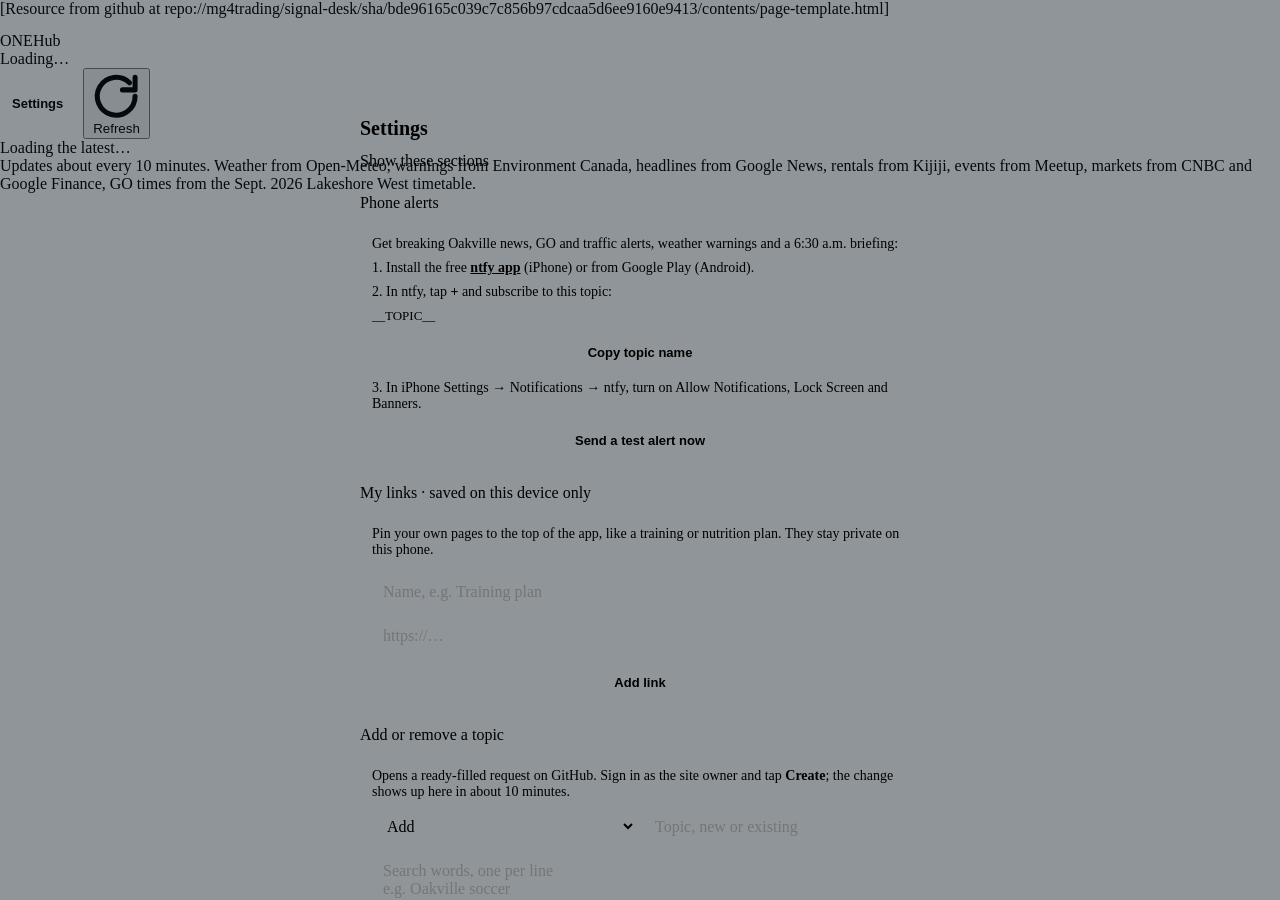
<file: page-template.html>
[Resource from github at repo://mg4trading/signal-desk/sha/bde96165c039c7c856b97cdcaa5d6ee9160e9413/contents/page-template.html] <!doctype html>
<html lang="en-CA">
<head>
<meta charset="utf-8">
<meta name="viewport" content="width=device-width, initial-scale=1, viewport-fit=cover">
<title>ONE Hub</title>
<meta name="description" content="ONE Hub: Oakville weather, prayer, GO trains, briefings, economy, markets and news for the family.">
<meta name="apple-mobile-web-app-capable" content="yes">
<meta name="mobile-web-app-capable" content="yes">
<meta name="apple-mobile-web-app-title" content="ONE Hub">
<meta name="apple-mobile-web-app-status-bar-style" content="default">
<meta name="theme-color" content="#0B7A84">
<link rel="apple-touch-icon" href="apple-touch-icon.png">
<link rel="manifest" href="manifest.webmanifest">
<link rel="preconnect" href="https://fonts.googleapis.com">
<link rel="preconnect" href="https://fonts.gstatic.com" crossorigin>
<link rel="stylesheet" href="https://fonts.googleapis.com/css2?family=Amiri+Quran&family=Amiri:wght@400;700&family=Archivo:wdth,wght@75..100,600..800&family=IBM+Plex+Mono:wght@400;500&family=IBM+Plex+Sans:wght@400;500;600&display=swap">
<style>
__CSS__
[hidden]{display:none!important}
html{-webkit-text-size-adjust:100%}
body{margin:0;padding-top:env(safe-area-inset-top,0px);padding-bottom:calc(24px + env(safe-area-inset-bottom,0px))}
.bar{top:0;padding-top:calc(14px + env(safe-area-inset-top,0px));margin-top:calc(-1 * env(safe-area-inset-top,0px))}
.topbtns{display:flex;gap:8px;align-items:center}
.ghostbtn{border:1px solid var(--line);background:var(--surface);border-radius:999px;padding:9px 12px;font-size:13px;font-weight:600;min-height:40px}
.stale{color:var(--amber)}
.stack{display:flex;flex-direction:column;gap:14px}
 
/* warnings */
.warn{border-radius:14px;padding:12px 14px;display:flex;flex-direction:column;gap:4px;background:var(--amber-soft);border:1px solid color-mix(in srgb, var(--amber) 35%, transparent);color:var(--ink);text-decoration:none}
.warn.warning{background:color-mix(in srgb, var(--danger) 14%, var(--surface));border-color:color-mix(in srgb, var(--danger) 45%, transparent)}
.warn strong{font-size:15px}
.warn span{font-size:13px;color:var(--muted)}
 
/* weather */
.wx{background:var(--surface);border:1px solid var(--line);border-radius:16px;overflow:hidden}
.wx-now{display:grid;grid-template-columns:auto 1fr;gap:4px 14px;align-items:center;padding:16px}
.wx-icon{font-size:44px;line-height:1;grid-row:span 2}
.wx-temp{font-family:var(--display);font-stretch:80%;font-weight:800;font-size:44px;line-height:1;font-variant-numeric:tabular-nums}
.wx-temp small{font-family:var(--body);font-size:14px;font-weight:500;color:var(--muted);margin-left:6px}
.wx-sub{font-size:13px;color:var(--muted)}
.wear{margin:0 16px 14px;background:var(--accent-soft);border-radius:12px;padding:12px 14px;display:flex;flex-direction:column;gap:6px}
.wear ul{margin:0;padding-left:18px;display:flex;flex-direction:column;gap:3px}
.hours{display:flex;gap:6px;overflow-x:auto;scrollbar-width:none;padding:0 16px 14px}
.hours::-webkit-scrollbar{display:none}
.hr{flex:0 0 54px;display:flex;flex-direction:column;align-items:center;gap:2px;background:var(--bg);border-radius:10px;padding:8px 4px;font-variant-numeric:tabular-nums}
.hr .t{font-family:var(--mono);font-size:11px;color:var(--muted)}
.hr .i{font-size:18px}
.hr .d{font-weight:600;font-size:14px}
.hr .p{font-family:var(--mono);font-size:10px;color:var(--accent)}
.days{border-top:1px solid var(--line)}
.day{display:grid;grid-template-columns:52px 28px 1fr auto;gap:10px;align-items:center;padding:10px 16px;border-top:1px solid var(--line);width:100%;background:transparent;border-left:0;border-right:0;border-bottom:0;text-align:left;font:inherit;color:inherit}
.day:first-child{border-top:0}
.day .dn{font-weight:600}
.day .di{font-size:20px;text-align:center}
.range{display:flex;align-items:center;gap:8px;font-family:var(--mono);font-size:13px;font-variant-numeric:tabular-nums}
.range .track{flex:1;height:6px;border-radius:3px;background:var(--surface-2);position:relative;min-width:40px}
.range .fill{position:absolute;top:0;bottom:0;border-radius:3px;background:linear-gradient(90deg,#4F9BD9,#E3A33B)}
.day .dp{font-family:var(--mono);font-size:12px;color:var(--accent);min-width:34px;text-align:right}
.daywear{grid-column:1/-1;font-size:13px;color:var(--muted);padding-top:2px;display:none}
 
/* sheet */
.sheet{position:fixed;inset:0;z-index:20;background:rgba(10,20,30,.45);display:flex;align-items:flex-end;justify-content:center}
.sheet-card{background:var(--surface);color:var(--ink);width:100%;max-width:560px;max-height:85vh;overflow:auto;border-radius:18px 18px 0 0;padding:18px 18px calc(18px + env(safe-area-inset-bottom,0px));display:flex;flex-direction:column;gap:12px}
.sheet-card h3{font-family:var(--display);font-stretch:80%;font-size:20px;margin:0}
.toggle{display:flex;align-items:center;justify-content:space-between;gap:10px;padding:10px 0;border-bottom:1px solid var(--line);font-size:15px}
.toggle input{width:22px;height:22px;accent-color:var(--accent)}
.alertbox{background:var(--bg);border-radius:12px;padding:12px;display:flex;flex-direction:column;gap:8px;font-size:14px}
.alertbox code{font-family:var(--mono);font-size:13px;user-select:all;word-break:break-all}
.alertbox a{color:var(--accent);font-weight:600}
.subrail{display:flex;gap:6px;overflow-x:auto;scrollbar-width:none;margin-inline:-16px;padding-inline:16px}
.subrail::-webkit-scrollbar{display:none}
.subrail .chip{min-height:32px;padding:5px 12px;font-size:12px}
.primary{background:var(--ink);color:var(--bg);border:0;border-radius:999px;padding:11px 16px;font-weight:600;min-height:44px}
.seg{display:grid;grid-template-columns:1fr 1fr;gap:3px;background:var(--surface-2);border-radius:10px;padding:3px;margin:12px 16px 0}
.seg button{border:0;background:transparent;border-radius:8px;padding:8px 6px;font-size:13px;font-weight:600;color:var(--muted);min-height:38px}
.seg button[aria-pressed="true"]{background:var(--surface);color:var(--ink);box-shadow:0 1px 2px rgba(0,0,0,.08)}
.facts{display:grid;grid-template-columns:repeat(3,1fr);gap:8px;padding:0 16px 14px}
.fact{background:var(--bg);border-radius:10px;padding:8px 10px;display:flex;flex-direction:column;gap:1px}
.fact b{font-family:var(--mono);font-weight:500;font-size:14px;font-variant-numeric:tabular-nums}
.day.open .daywear{display:block}
.stats{display:grid;grid-template-columns:repeat(3,1fr);gap:8px;padding:12px 16px}
.stat{display:flex;flex-direction:column;gap:2px}
.stat b{font-family:var(--display);font-stretch:85%;font-size:22px;line-height:1.1;font-variant-numeric:tabular-nums}
.stat small{font-size:12px;color:var(--muted)}
.trend{padding:0 16px 12px;font-size:13px;color:var(--muted);display:flex;gap:10px;align-items:center}
.trend svg{width:110px;height:26px;flex:0 0 auto}
.home{display:grid;grid-template-columns:64px 1fr;gap:12px;align-items:center;padding:10px 16px;border-top:1px solid var(--line);text-decoration:none;color:var(--ink)}
.home img{width:64px;height:48px;object-fit:cover;border-radius:8px;background:var(--surface-2)}
.home .pr{font-family:var(--mono);font-weight:500;font-size:15px}
.home .hl-title{font-size:14px}
.evday{padding:8px 16px;background:var(--bg);font-size:12px;font-weight:600;color:var(--muted);border-top:1px solid var(--line)}
.ev{display:grid;grid-template-columns:78px 1fr;gap:12px;padding:10px 16px;border-top:1px solid var(--line);text-decoration:none;color:var(--ink)}
.evday + .ev{border-top:0}
.ev .when{white-space:nowrap;font-family:var(--mono);font-size:13px;color:var(--accent);font-variant-numeric:tabular-nums}
.mylinks{display:flex;gap:8px;overflow-x:auto;scrollbar-width:none;margin-inline:-16px;padding-inline:16px}
.mylinks::-webkit-scrollbar{display:none}
.mylinks a{flex:0 0 auto;background:var(--accent-soft);color:var(--accent);border-radius:12px;padding:10px 14px;font-weight:600;font-size:14px;text-decoration:none}
.form{display:flex;flex-direction:column;gap:8px}
.form input,.form select,.form textarea{font:inherit;font-size:16px;color:var(--ink);background:var(--bg);border:1px solid var(--line);border-radius:10px;padding:9px 11px;width:100%}
.form textarea{min-height:76px;resize:vertical}
.form .row2{display:grid;grid-template-columns:1fr 1fr;gap:8px}
.mylist{display:flex;flex-direction:column}
.mylist div{display:flex;justify-content:space-between;align-items:center;gap:8px;padding:6px 0;border-bottom:1px solid var(--line);font-size:14px}
.mylist button{border:0;background:transparent;color:var(--danger);font-weight:600;min-height:36px}
.mk-rets{display:grid;grid-template-columns:repeat(4,1fr);gap:6px;padding:0 16px 12px}
.mk-ret{background:var(--bg);border-radius:10px;padding:7px 8px;display:flex;flex-direction:column;gap:1px}
.mk-ret b{font-family:var(--mono);font-size:13px;font-weight:500;font-variant-numeric:tabular-nums}
.mk-ret b.up{color:var(--up)} .mk-ret b.down{color:var(--down)}
.mk-price{display:flex;align-items:baseline;gap:10px;flex-wrap:wrap;padding:12px 16px 8px}
.mk-price strong{font-family:var(--display);font-stretch:80%;font-size:34px;line-height:1;font-variant-numeric:tabular-nums}
.mk-chart{padding:0 16px 6px}
.mk-chart svg{width:100%;height:170px;display:block;touch-action:pan-y}
.mk-read{font-family:var(--mono);font-size:12px;color:var(--muted);padding:0 16px 8px;min-height:18px;font-variant-numeric:tabular-nums}
.mk-stats{display:grid;grid-template-columns:repeat(2,1fr);gap:8px 14px;padding:4px 16px 14px;font-size:13px}
.mk-stats span{color:var(--muted)} .mk-stats b{font-family:var(--mono);font-weight:500;font-variant-numeric:tabular-nums}
.pill-sig{display:inline-flex;align-items:center;gap:4px;font-size:11px;font-weight:600;border-radius:999px;padding:2px 9px;background:var(--surface-2);color:var(--ink)}
.pill-sig.good{background:color-mix(in srgb, var(--up) 16%, var(--surface));color:var(--up)}
.pill-sig.bad{background:color-mix(in srgb, var(--down) 14%, var(--surface));color:var(--down)}
.pill-sig.warn{background:var(--amber-soft);color:var(--amber)}
.readrow{display:grid;grid-template-columns:1fr auto;gap:4px 10px;align-items:center;padding:10px 16px;border-top:1px solid var(--line);width:100%;background:transparent;border-left:0;border-right:0;border-bottom:0;text-align:left;font:inherit;color:inherit}
.readrow .sigs{grid-column:1/-1;display:flex;flex-wrap:wrap;gap:5px}
.gauge{position:relative;height:10px;border-radius:5px;background:linear-gradient(90deg,var(--accent-soft) 0 45%,var(--surface-2) 45% 65%,var(--amber-soft) 65% 100%);margin:6px 16px 2px}
.gauge i{position:absolute;top:-4px;width:4px;height:18px;border-radius:2px;background:var(--ink);transform:translateX(-2px)}
.gauge-l{display:flex;justify-content:space-between;font-size:11px;color:var(--muted);padding:0 16px 12px}
.ar{font-family:"Amiri","Noto Naskh Arabic","Geeza Pro",serif;direction:rtl;text-align:right;line-height:1.9}
.bigcount .label{display:block}
.ayah,.av .ar,.qn{font-family:"Amiri Quran","Amiri","Geeza Pro",serif}
.ayah{font-size:26px;line-height:2.1;padding:14px 16px 6px}
.ayah-en{font-size:15px;padding:0 16px 10px;color:var(--ink)}
.pray{display:grid;grid-template-columns:repeat(3,1fr);gap:6px;padding:12px 16px}
.pray div{background:var(--bg);border-radius:10px;padding:8px;display:flex;flex-direction:column;gap:1px;align-items:center}
.pray div.next{background:var(--accent);color:var(--accent-ink)}
.pray div.next .label{color:var(--accent-ink)}
.pray b{font-family:var(--mono);font-size:15px;font-weight:500;font-variant-numeric:tabular-nums}
.bigcount{display:flex;justify-content:space-between;align-items:baseline;gap:10px;padding:12px 16px 0;flex-wrap:wrap}
.bigcount strong{font-family:var(--display);font-stretch:80%;font-size:30px;line-height:1}
.fold summary{cursor:pointer;list-style:none;color:var(--accent);font-weight:600;font-size:13px;padding:6px 16px 10px;min-height:32px}
.fold summary::-webkit-details-marker{display:none}
.fold .inner{padding:0 16px 12px;font-size:15px;white-space:pre-line}
.av{border-top:1px solid var(--line);padding:10px 16px;display:flex;flex-direction:column;gap:6px}
.av .num{font-family:var(--mono);font-size:11px;color:var(--muted)}
.av .ar{font-size:22px}
.av .en{font-size:14px}
.av .t{font-size:14px;color:var(--muted);white-space:pre-line}
.langseg{display:grid;grid-template-columns:repeat(3,1fr);gap:3px;background:var(--surface-2);border-radius:10px;padding:3px;margin:10px 16px 4px}
.langseg button{border:0;background:transparent;border-radius:8px;padding:7px 4px;font-size:13px;font-weight:600;color:var(--muted);min-height:36px}
.langseg button[aria-pressed="true"]{background:var(--surface);color:var(--ink);box-shadow:0 1px 2px rgba(0,0,0,.08)}
.recipe-meta{display:flex;flex-wrap:wrap;gap:6px;padding:0 16px 10px}
.ing{margin:0;padding:0 16px 10px 34px;display:flex;flex-direction:column;gap:4px;font-size:14px}
.ing b{font-family:var(--mono);font-weight:500;font-size:13px}
.steps{margin:0;padding:0 16px 12px 34px;display:flex;flex-direction:column;gap:8px;font-size:14px}
[dir="rtl"] .ing,[dir="rtl"] .steps{padding:0 34px 10px 16px}
.menu-row{display:grid;grid-template-columns:86px 1fr;gap:10px;padding:10px 16px;border-top:1px solid var(--line);font-size:14px}
.menu-row .label{padding-top:2px}
.serv{display:flex;align-items:center;gap:8px;padding:0 16px 10px;font-size:13px;color:var(--muted)}
.serv button{width:34px;height:34px;border-radius:50%;border:1px solid var(--line);background:var(--surface);font-size:18px;line-height:1}
.film{display:grid;grid-template-columns:52px 1fr;gap:12px;padding:10px 16px;border-top:1px solid var(--line)}
.film img{width:52px;height:78px;object-fit:cover;border-radius:6px;background:var(--surface-2)}
.film .links{display:flex;flex-wrap:wrap;gap:10px;font-size:12px;font-weight:600}
.film .links a{color:var(--accent);text-decoration:none}
.pod{display:grid;grid-template-columns:52px 1fr;gap:12px;padding:10px 16px;border-top:1px solid var(--line);text-decoration:none;color:var(--ink)}
.raterow{display:flex;gap:6px;flex-wrap:wrap;margin-top:4px}
.ratebtn{border:1px solid var(--line);background:var(--surface);border-radius:999px;padding:4px 10px;min-height:32px;font-size:12px;font-weight:600;color:var(--muted)}
.ratebtn[aria-pressed="true"]{background:var(--ink);color:var(--bg);border-color:var(--ink)}
.pod img{width:52px;height:52px;border-radius:10px;object-fit:cover;background:var(--surface-2)}
.toast{position:fixed;left:50%;bottom:calc(20px + env(safe-area-inset-bottom,0px));transform:translateX(-50%);background:var(--ink);color:var(--bg);padding:10px 16px;border-radius:999px;font-size:14px;z-index:30;box-shadow:0 4px 14px rgba(0,0,0,.2);max-width:calc(100% - 32px);text-align:center}
</style>
</head>
<body>
<div class="wrap">
  <header class="bar">
    <div class="bar-row">
      <div>
        <div class="brand">ONE<span>Hub</span></div>
        <div class="stamp" id="stamp">Loading…</div>
      </div>
      <div class="topbtns">
        <button class="ghostbtn" id="custBtn" type="button">Settings</button>
        <button class="refresh" id="refreshBtn" type="button" aria-label="Refresh">
          <svg viewBox="0 0 24 24" fill="none" stroke="currentColor" stroke-width="2.4" stroke-linecap="round" stroke-linejoin="round" aria-hidden="true"><path d="M21 12a9 9 0 1 1-2.64-6.36"/><path d="M21 3v6h-6"/></svg>
          <span>Refresh</span>
        </button>
      </div>
    </div>
    <nav class="rail" id="rail" aria-label="Sections"></nav>
  </header>
 
  <main class="stack" id="main">
    <div class="empty">Loading the latest…</div>
  </main>
 
  <footer>
    <span>Updates about every 10 minutes. Weather from Open-Meteo, warnings from Environment Canada, headlines from Google News, rentals from Kijiji, events from Meetup, markets from CNBC and Google Finance, GO times from the Sept. 2026 Lakeshore West timetable.</span>
  </footer>
</div>
 
<div class="sheet" id="sheet" hidden>
  <div class="sheet-card" role="dialog" aria-label="Settings">
    <h3>Settings</h3>
    <span class="label">Show these sections</span>
    <div id="toggles"></div>
    <span class="label">Phone alerts</span>
    <div class="alertbox">
      <span>Get breaking Oakville news, GO and traffic alerts, weather warnings and a 6:30 a.m. briefing:</span>
      <span>1. Install the free <a href="https://apps.apple.com/app/ntfy/id1625396347" target="_blank" rel="noopener">ntfy app</a> (iPhone) or from Google Play (Android).</span>
      <span>2. In ntfy, tap <b>+</b> and subscribe to this topic:</span>
      <code id="topicName">__TOPIC__</code>
      <button class="ghostbtn" id="copyTopic" type="button">Copy topic name</button>
      <span>3. In iPhone Settings → Notifications → ntfy, turn on Allow Notifications, Lock Screen and Banners.</span>
      <button class="ghostbtn" id="testPush" type="button">Send a test alert now</button>
    </div>
    <span class="label">My links · saved on this device only</span>
    <div class="alertbox form">
      <span>Pin your own pages to the top of the app, like a training or nutrition plan. They stay private on this phone.</span>
      <div class="mylist" id="myList"></div>
      <input id="myLabel" placeholder="Name, e.g. Training plan" autocomplete="off">
      <input id="myUrl" type="url" placeholder="https://…" autocomplete="off" inputmode="url">
      <button class="ghostbtn" id="myAdd" type="button">Add link</button>
    </div>
    <span class="label">Add or remove a topic</span>
    <div class="alertbox form">
      <span>Opens a ready-filled request on GitHub. Sign in as the site owner and tap <b>Create</b>; the change shows up here in about 10 minutes.</span>
      <div class="row2">
        <select id="tpAction"><option value="add">Add</option><option value="remove">Remove</option></select>
        <input id="tpName" list="tpList" placeholder="Topic, new or existing" autocomplete="off"><datalist id="tpList"></datalist>
      </div>
      <textarea id="tpWords" placeholder="Search words, one per line&#10;e.g. Oakville soccer&#10;Leave empty with Remove to drop the whole topic"></textarea>
      <div class="row2">
        <select id="tpRegion"><option value="CA">Canada</option><option value="US">USA</option><option value="EG">Egypt</option><option value="AE">UAE</option><option value="SA">Saudi Arabia</option><option value="GB">UK</option></select>
        <select id="tpLang"><option value="en">English</option><option value="ar">Arabic</option></select>
      </div>
      <button class="ghostbtn" id="tpSend" type="button">Send to GitHub</button>
    </div>
    <button class="primary" id="closeSheet" type="button">Done</button>
  </div>
</div>
 
<script>
const GO = __GO__;
const $ = s => document.querySelector(s);
const el = (t, c, txt) => { const e = document.createElement(t); if (c) e.className = c; if (txt != null) e.textContent = txt; return e; };
const store = { get(k, d){ try { const v = localStorage.getItem("sd:" + k); return v == null ? d : JSON.parse(v); } catch(_){ return d; } }, set(k, v){ try { localStorage.setItem("sd:" + k, JSON.stringify(v)); } catch(_){} } };
const TRAVEL = ["GO alerts", "Accidents", "Traffic", "Road closures", "GO Transit", "Transit"];
let X = null, faithLang = store.get("faithLang", "both"), kLang = store.get("kLang", "en"), kServ = store.get("kServ", 4), kPick = null, podTab = "ca", surahAll = false;
let angle = "all", wxTab = store.get("wxTab", "today");
let B = null, K = null, ecoRegion = store.get("ecoRegion", "canada"), bTopic = "all";
let D = null, view = store.get("view", "all"), goDir = store.get("goDir", "east"), hidden = new Set(store.get("hidden", []));
 
function ago(sec){ const m = Math.round((Date.now() / 1000 - sec) / 60); if (m < 60) return Math.max(m, 1) + " min ago"; const h = Math.round(m / 60); if (h < 48) return h + " h ago"; return Math.round(h / 24) + " days ago"; }
function sections(){ const s = [{ id: "weather", name: "Weather" }, { id: "faith", name: "Prayer" }, { id: "briefings", name: "Briefings" }]; (D ? D.topics : []).filter(t => !t.in_markets && t.id !== "homes").forEach(t => { s.push(t); if (t.id === "events"){ s.push({ id: "kitchen", name: "Kitchen" }); s.push({ id: "fun", name: "Watch & listen" }); } }); if (!s.some(x => x.id === "kitchen")){ s.push({ id: "kitchen", name: "Kitchen" }); s.push({ id: "fun", name: "Watch & listen" }); } s.push({ id: "economy", name: "Economy" }); s.push({ id: "markets", name: "Markets" }); return s; }
function visible(id){ return !hidden.has(id); }
 
function toast(msg){ const t = el("div", "toast", msg); document.body.appendChild(t); setTimeout(() => t.remove(), 2600); }
async function load(force){
  $("#refreshBtn").classList.add("spin");
  const before = D && D.generated;
  try {
    const r = await fetch("data.json?t=" + (force ? Date.now() : Math.floor(Date.now() / 60000)), { cache: "no-store" });
    if (!r.ok) throw new Error(r.status);
    D = await r.json();
    try { const [rb, rk] = await Promise.all([fetch("briefings.json?t=" + Math.floor(Date.now() / 600000), { cache: "no-store" }), fetch("kpis.json?t=" + Math.floor(Date.now() / 600000), { cache: "no-store" })]); if (rb.ok) B = await rb.json(); if (rk.ok) K = await rk.json(); } catch(_) {}
    try { const r2 = await fetch("extras.json?t=" + (force ? Date.now() : Math.floor(Date.now() / 600000)), { cache: "no-store" }); if (r2.ok) X = await r2.json(); } catch(_) {}
    render();
    if (force) toast(before && D.generated === before ? "Already the latest · updated " + ago(D.generated) : "Updated · " + ago(D.generated));
  } catch (e) {
    if (!D) $("#main").innerHTML = '<div class="empty">Could not load. Check your connection and tap Refresh.</div>';
    else if (force) toast("No connection. Showing the last update.");
  }
  $("#refreshBtn").classList.remove("spin");
}
 
function renderStamp(){
  if (!D) return;
  const age = Date.now() / 1000 - D.generated, iv = D.interval || 600;
  const next = Math.max(1, Math.round((D.generated + iv - Date.now() / 1000) / 60));
  const s = $("#stamp");
  s.textContent = "Updated " + ago(D.generated) + (age < iv ? " · next in ~" + next + " min" : age > iv * 3 ? " · updates delayed" : " · next any minute");
  s.classList.toggle("stale", age > iv * 3);
}
 
function renderRail(){
  const rail = $("#rail"); rail.textContent = "";
  const mk = (id, label) => { const b = el("button", "chip", label); b.type = "button"; b.setAttribute("aria-pressed", String(view === id)); b.onclick = () => { view = id; angle = "all"; store.set("view", id); render(); window.scrollTo({ top: 0 }); }; rail.appendChild(b); };
  mk("all", "All");
  sections().filter(s => visible(s.id)).forEach(s => mk(s.id, s.name));
}
 
/* ---------- weather ---------- */
function dayName(iso, i){ if (i === 0) return "Today"; if (i === 1) return "Tmrw"; return new Date(iso + "T12:00:00").toLocaleDateString("en-CA", { weekday: "short" }); }
function fmtHour(t){ let h = Number(t.slice(0, 2)); const ap = h >= 12 ? "p" : "a"; h = h % 12 || 12; return h + ap; }
function weatherCard(full){
  const W = D.weather; if (!W) return el("div", "empty", "Weather is unavailable right now.");
  const box = el("div", "wx");
  const seg = el("div", "seg");
  [["today", "Today"], ["week", "7 days"]].forEach(([k, lab]) => { const b = el("button", "", lab); b.type = "button"; b.setAttribute("aria-pressed", String(wxTab === k)); b.onclick = () => { wxTab = k; store.set("wxTab", k); render(); }; seg.appendChild(b); });
  box.appendChild(seg);
  const d0 = W.days[0], c = W.current;
  if (wxTab === "today"){
    const now = el("div", "wx-now");
    now.appendChild(el("div", "wx-icon", c.icon));
    const t = el("div", "wx-temp", c.temp + "°"); t.appendChild(el("small", "", "feels " + c.feels + "°")); now.appendChild(t);
    now.appendChild(el("div", "wx-sub", c.label + " · High " + d0.max + "° Low " + d0.min + "°" + (d0.pop ? " · " + d0.pop + "% rain" : "")));
    box.appendChild(now);
    const wear = el("div", "wear"); wear.appendChild(el("span", "label", "What to wear today"));
    const ul = el("ul"); d0.wear.forEach(w => ul.appendChild(el("li", "", w))); wear.appendChild(ul);
    box.appendChild(wear);
    const hrs = el("div", "hours");
    W.hours.slice(0, full ? 24 : 12).forEach(h => { const x = el("div", "hr"); x.appendChild(el("span", "t", fmtHour(h.t))); x.appendChild(el("span", "i", h.icon)); x.appendChild(el("span", "d", h.temp + "°")); x.appendChild(el("span", "p", h.pop ? h.pop + "%" : "")); hrs.appendChild(x); });
    box.appendChild(hrs);
    if (full){
      const f = el("div", "facts");
      const fact = (lab, val) => { const x = el("div", "fact"); x.appendChild(el("span", "label", lab)); x.appendChild(el("b", "", val)); f.appendChild(x); };
      fact("Wind", c.wind + " km/h"); fact("Gusts", (c.gust || d0.gust) + " km/h"); fact("Humidity", (c.humidity ?? "—") + "%");
      fact("Rain", d0.precip + " mm"); fact("UV max", String(d0.uv)); fact(d0.snow ? "Snow" : "Feels low", d0.snow ? d0.snow + " cm" : d0.feels_min + "°");
      fact("Sunrise", fmt12(d0.sunrise)); fact("Sunset", fmt12(d0.sunset)); fact("Tomorrow", W.days[1] ? W.days[1].icon + " " + W.days[1].max + "°/" + W.days[1].min + "°" : "—");
      box.appendChild(f);
    }
    return box;
  }
  const days = el("div", "days"); days.style.marginTop = "12px";
  const lo = Math.min(...W.days.map(d => d.min)), hi = Math.max(...W.days.map(d => d.max)), span = (hi - lo) || 1;
  W.days.forEach((d, i) => {
    const row = el("button", "day" + (full ? " open" : "")); row.type = "button";
    row.appendChild(el("span", "dn", dayName(d.date, i)));
    row.appendChild(el("span", "di", d.icon));
    const r = el("span", "range"); r.appendChild(el("span", "", d.min + "°"));
    const tr = el("span", "track"), f = el("span", "fill"); f.style.left = ((d.min - lo) / span * 100) + "%"; f.style.right = ((hi - d.max) / span * 100) + "%"; tr.appendChild(f); r.appendChild(tr);
    r.appendChild(el("span", "", d.max + "°")); row.appendChild(r);
    row.appendChild(el("span", "dp", d.pop ? d.pop + "%" : ""));
    const extra = [d.label + (d.precip ? ", " + d.precip + " mm" : "") + (d.snow ? ", " + d.snow + " cm snow" : ""), "wind to " + d.wind + " km/h", "UV " + d.uv];
    row.appendChild(el("span", "daywear", extra.join(" · ") + ". Wear: " + d.wear.join("; ") + "."));
    row.onclick = () => row.classList.toggle("open");
    days.appendChild(row);
  });
  box.appendChild(days);
  if (!full){ const n = el("div", "hl"); n.appendChild(el("span", "hl-snip", "Tap a day for what to wear.")); box.appendChild(n); }
  return box;
}
function warningsBlock(){
  const w = D.warnings || []; if (!w.length) return null;
  const s = el("div", "stack");
  w.forEach(a => { const x = el("a", "warn " + a.type); x.href = "https://weather.gc.ca/en/location/index.html?coords=43.467,-79.688"; x.target = "_blank"; x.rel = "noopener"; x.appendChild(el("strong", "", "⚠️ " + a.name)); x.appendChild(el("span", "", a.summary)); s.appendChild(x); });
  return s;
}
 
/* ---------- GO ---------- */
const toMin = t => { const [h, m] = t.split(":").map(Number); const v = h * 60 + m; return v < 180 ? v + 1440 : v; };
function torontoNow(){
  const parts = new Intl.DateTimeFormat("en-CA", { timeZone: "America/Toronto", weekday: "short", hour: "2-digit", minute: "2-digit", hour12: false }).formatToParts(new Date());
  const g = k => (parts.find(p => p.type === k) || {}).value;
  let dow = ["Sun","Mon","Tue","Wed","Thu","Fri","Sat"].indexOf(g("weekday")); let mins = (Number(g("hour")) % 24) * 60 + Number(g("minute"));
  if (mins < 180){ mins += 1440; dow = (dow + 6) % 7; }
  return { dow, mins };
}
function goTrips(dir, dow){
  const list = GO[(dow === 0 || dow === 6 ? "we_" : "wk_") + dir];
  return list.filter(([, , , d]) => !d || (d === "MTh" && dow >= 1 && dow <= 4) || (d === "F" && dow === 5) || (d === "Sa" && dow === 6) || (d === "Su" && dow === 0))
    .map(([dep, arr, bus]) => ({ dep, arr, bus: bus === "B", dur: ((toMin(arr) - toMin(dep)) + 1440) % 1440 }));
}
function fmt12(t){ let [h, m] = t.split(":").map(Number); h = h % 24; const ap = h >= 12 ? "p.m." : "a.m."; h = h % 12 || 12; return h + ":" + String(m).padStart(2, "0") + " " + ap; }
function shareItem(it){
  const data = { title: it.t, text: it.t + (it.s ? " · " + it.s : ""), url: it.l };
  if (navigator.share){ navigator.share(data).catch(() => {}); return; }
  navigator.clipboard.writeText(it.l).then(() => toast("Link copied")).catch(() => toast(it.l));
}
function item(it){
  const w = el("div", ""), a = el("a", "hl"); a.href = it.l; a.target = "_blank"; a.rel = "noopener";
  const m = el("div", "hl-meta"); m.appendChild(el("span", "tag", it.a));
  if (Date.now() / 1000 - it.ts < 6 * 3600) m.appendChild(el("span", "new", "New"));
  m.appendChild(el("span", "", (it.s || "") + " · " + ago(it.ts)));
  a.appendChild(m); const tt = el("span", "hl-title", it.t); tt.dir = "auto"; a.appendChild(tt);
  w.appendChild(a);
  const det = el("div", "hl-snip", it.d || "No summary in the feed. Open the source to read the full story."); det.style.cssText = "display:none;padding:0 16px 8px";
  const bar = el("div", "row"); bar.style.cssText = "padding:0 16px 10px;gap:8px";
  const more = el("button", "ratebtn", "Read more"); more.type = "button"; more.setAttribute("aria-expanded", "false");
  more.onclick = () => { const open = det.style.display === "none"; det.style.display = open ? "block" : "none"; more.textContent = open ? "Show less" : "Read more"; more.setAttribute("aria-expanded", String(open)); };
  const sh = el("button", "ratebtn", "Share"); sh.type = "button"; sh.onclick = () => shareItem(it);
  const src = el("a", "ratebtn", "Open source"); src.href = it.l; src.target = "_blank"; src.rel = "noopener";
  bar.appendChild(more); bar.appendChild(sh); bar.appendChild(src);
  w.appendChild(det); w.appendChild(bar);
  return w;
}
function goCard(){
  const g = el("div", "group");
  const head = el("div", "group-head"); head.appendChild(el("strong", "", "GO Lakeshore West")); head.appendChild(el("span", "stamp", "Oakville GO ⇄ Union")); g.appendChild(head);
  const box = el("div", "goboard");
  const tabs = el("div", "gotabs");
  [["east", "Oakville → Union"], ["west", "Union → Oakville"]].forEach(([d, lab]) => { const b = el("button", "", lab); b.type = "button"; b.setAttribute("aria-pressed", String(goDir === d)); b.onclick = () => { goDir = d; store.set("goDir", d); render(); }; tabs.appendChild(b); });
  box.appendChild(tabs);
  const now = torontoNow();
  let trips = goTrips(goDir, now.dow).filter(t => toMin(t.dep) >= now.mins), tomorrow = false;
  if (!trips.length){ trips = goTrips(goDir, (now.dow + 1) % 7); tomorrow = true; }
  const tbl = el("div", "gotable");
  trips.slice(0, 4).forEach((t, i) => {
    const r = el("div", "gorow" + (i === 0 ? " first" : "")); const w = toMin(t.dep) - now.mins;
    r.appendChild(el("span", "godep", fmt12(t.dep)));
    const mid = el("span", "gomid"); mid.appendChild(el("span", "", "Arrives " + fmt12(t.arr) + " · " + t.dur + " min"));
    if (t.bus) mid.appendChild(el("span", "gotag bus", "Bus")); else if (t.dur <= 36) mid.appendChild(el("span", "gotag", "Express"));
    r.appendChild(mid);
    r.appendChild(el("span", "gowait", tomorrow ? "Tomorrow" : w < 1 ? "Now" : w < 60 ? "in " + w + " min" : "in " + Math.floor(w / 60) + " h " + (w % 60) + " min"));
    tbl.appendChild(r);
  });
  box.appendChild(tbl);
  const all = el("details", "goall"); all.appendChild(el("summary", "", (tomorrow ? "Tomorrow's" : "Today's") + " full schedule (" + trips.length + (tomorrow ? "" : " left") + ")"));
  const grid = el("div", "gogrid");
  trips.forEach(t => grid.appendChild(el("span", t.bus ? "bus" : (t.dur <= 36 ? "exp" : ""), fmt12(t.dep).replace(" a.m.", "a").replace(" p.m.", "p") + " → " + fmt12(t.arr).replace(" a.m.", "a").replace(" p.m.", "p"))));
  all.appendChild(grid); box.appendChild(all);
  box.appendChild(el("span", "gonote", "Scheduled times. Holidays run the weekend schedule. Check live departures during disruptions."));
  g.appendChild(box);
  [["Live GO departures", "Real-time times and delays", "https://www.gotransit.com/en"], ["Live traffic and closures", "511 Ontario for the QEW and 403", "https://511on.ca"]].forEach(([t, s, h]) => { const a = el("a", "hl"); a.href = h; a.target = "_blank"; a.rel = "noopener"; a.appendChild(el("span", "hl-title", t + " ↗")); a.appendChild(el("span", "hl-snip", s)); g.appendChild(a); });
  const alerts = ((D.headlines || {}).oakville || []).filter(it => TRAVEL.includes(it.a)).slice(0, 5);
  const lab = el("div", "hl"); lab.appendChild(el("span", "label", "Travel alerts · GO, accidents, traffic, closures")); g.appendChild(lab);
  if (!alerts.length){ const e = el("div", "hl"); e.appendChild(el("span", "hl-snip", "No travel alerts right now.")); g.appendChild(e); }
  alerts.forEach(it => g.appendChild(item(it)));
  return g;
}
 
/* ---------- markets ---------- */
function spark(points){
  const ns = "http://www.w3.org/2000/svg"; const svg = document.createElementNS(ns, "svg"); svg.setAttribute("viewBox", "0 0 100 26"); svg.setAttribute("preserveAspectRatio", "none");
  if (!points || points.length < 5) return svg;
  const min = Math.min(...points), max = Math.max(...points), span = (max - min) || 1;
  const xy = points.map((p, i) => [(i / (points.length - 1)) * 100, 24 - ((p - min) / span) * 22]);
  const up = points[points.length - 1] >= points[0];
  const line = document.createElementNS(ns, "polyline"); line.setAttribute("points", xy.map(p => p[0].toFixed(1) + "," + p[1].toFixed(1)).join(" "));
  line.setAttribute("fill", "none"); line.setAttribute("stroke", up ? "var(--up)" : "var(--down)"); line.setAttribute("stroke-width", "1.5"); line.setAttribute("vector-effect", "non-scaling-stroke"); svg.appendChild(line);
  return svg;
}
function fmtPx(q){ const dec = q.price < 10 ? 4 : 2; return q.price.toLocaleString("en-CA", { minimumFractionDigits: dec, maximumFractionDigits: dec }); }
function fmtAsOf(sec){ if (!sec) return ""; const d = new Date(sec * 1000), same = d.toDateString() === new Date().toDateString();
  return (same ? "" : d.toLocaleDateString("en-CA", { month: "short", day: "numeric" }) + " ") + d.toLocaleTimeString("en-CA", { hour: "numeric", minute: "2-digit" }); }
function chgEl(q){ const p = q.pct || 0; return el("span", "chg " + (p > 0.005 ? "up" : p < -0.005 ? "down" : "flat"), (p > 0.005 ? "▲ " : p < -0.005 ? "▼ " : "") + Math.abs(p).toFixed(2) + "%"); }
function marketsStrip(){
  const box = el("div", "markets");
  (D.quotes || []).forEach(q => {
    const t = el(q.url ? "a" : "div", "tick" + (q.price == null ? " off" : "")); if (q.url){ t.href = q.url; t.target = "_blank"; t.rel = "noopener"; t.style.cssText = "text-decoration:none;color:inherit"; }
    t.appendChild(el("span", "label", q.label));
    if (q.price == null){ t.appendChild(el("span", "px", "Unavailable")); box.appendChild(t); return; }
    t.appendChild(el("span", "px", fmtPx(q))); t.appendChild(chgEl(q));
    t.appendChild(spark(q.spark));
    t.appendChild(el("span", "chg flat", (q.stale ? "last seen " : "") + fmtAsOf(q.asof) + " · " + (q.source || "").split(" ")[0] + " ↗"));
    box.appendChild(t);
  });
  return box;
}
function marketsTable(){
  const g = el("div", "group"); const head = el("div", "group-head"); head.appendChild(el("strong", "", "Markets")); head.appendChild(el("span", "stamp", "tap a row for the source")); g.appendChild(head);
  (D.quotes || []).forEach(q => {
    const a = el(q.url ? "a" : "div", "hl"); if (q.url){ a.href = q.url; a.target = "_blank"; a.rel = "noopener"; }
    const top = el("div", "hl-meta"); top.style.cssText = "justify-content:space-between;font-size:15px;color:var(--ink)";
    top.appendChild(el("strong", "", q.label));
    const r = el("span", ""); r.style.cssText = "display:flex;gap:10px;align-items:baseline;font-family:var(--mono);font-variant-numeric:tabular-nums";
    if (q.price == null) r.appendChild(el("span", "", "Unavailable")); else { r.appendChild(el("span", "", fmtPx(q))); r.appendChild(chgEl(q)); }
    top.appendChild(r); a.appendChild(top);
    if (q.price != null) a.appendChild(el("span", "hl-snip", (q.stale ? "Source didn't answer; last seen " : "As of ") + fmtAsOf(q.asof) + " · " + (q.source || "") + (q.url ? " ↗" : "")));
    g.appendChild(a);
  });
  const n = el("div", "hl"); n.appendChild(el("span", "hl-snip", "Prices can be delayed 15 minutes or more. Currency rates are mid-market.")); g.appendChild(n);
  return g;
}
 
/* ---------- gas ---------- */
function gasCard(compact){
  const G = D.gas; if (!G || !(G.days || []).length) return null;
  const g = el("div", "group"); const head = el("div", "group-head"); head.appendChild(el("strong", "", "⛽ Gas in Oakville")); head.appendChild(el("span", "stamp", "regular, ¢/L")); g.appendChild(head);
  const t0 = G.days[0], t1 = G.days[1];
  const top = el("div", "stats");
  const one = (v, lab, c) => { const x = el("div", "stat"); const b = el("b", "", v); if (c) b.style.color = c; x.appendChild(b); x.appendChild(el("small", "", lab)); top.appendChild(x); };
  one(G.avg ? G.avg.toFixed(1) : (t1 ? t1.price.toFixed(1) : "—"), "average now");
  one(t0.price.toFixed(1), t0.day + (t0.chg ? " · " + t0.chg : " · no change"), t0.dir === "up" ? "var(--down)" : t0.dir === "down" ? "var(--up)" : "");
  const O = G.outlook; one(O === "up" ? "▲ Rising" : O === "down" ? "▼ Falling" : "Steady", "rest of week", O === "up" ? "var(--down)" : O === "down" ? "var(--up)" : "");
  g.appendChild(top);
  if (!compact){
    const wk = el("div", "days");
    const base = t0.price, start = new Date();
    for (let i = 0; i < 7; i++){
      const d = new Date(start.getTime() + i * 864e5), row = el("div", "day"); row.style.cursor = "default";
      row.appendChild(el("span", "dn", i === 0 ? "Today" : d.toLocaleDateString("en-CA", { weekday: "short" })));
      let txt, sub;
      if (i === 0){ txt = (t1 ? t1.price : base).toFixed(1); sub = "posted"; }
      else if (i === 1){ txt = base.toFixed(1); sub = "Gas Wizard forecast" + (t0.chg ? " (" + t0.chg + ")" : ""); }
      else { txt = O === "up" ? "↗ higher" : O === "down" ? "↘ lower" : "≈ " + base.toFixed(1); sub = "outlook from wholesale prices"; }
      row.appendChild(el("span", "di", ""));
      const r = el("span", "range"); r.appendChild(el("span", "", txt)); row.appendChild(r); row.appendChild(el("span", "dp", ""));
      const w = el("span", "daywear", sub); w.style.display = "block"; row.appendChild(w);
      wk.appendChild(row);
    }
    g.appendChild(wk);
    if (G.wholesale){ const n = el("div", "hl"); n.appendChild(el("span", "hl-snip", "Wholesale gasoline is " + (G.wholesale.chg3 >= 0 ? "up " : "down ") + Math.abs(G.wholesale.chg3).toFixed(1) + "¢/L over the last 3 trading days. Pump prices usually follow within a few days. Tomorrow's number is Gas Wizard's forecast; later days are a direction, not a price.")); g.appendChild(n); }
    if ((G.hist || []).length >= 3){ const pts = G.hist.map(h => [Math.floor(new Date(h[0] + "T12:00:00Z") / 864e5), h[1]]); const readout = el("div", "mk-read"); const ch = el("div", "mk-chart"); ch.appendChild(chartSvg(pts, t => readout.textContent = t)); g.appendChild(ch); g.appendChild(readout); }
  }
  [["Cheapest stations near you (GasBuddy map) ↗", "https://www.gasbuddy.com/gasprices/ontario/oakville"], ["Gas Wizard forecast for Oakville ↗", G.url]].forEach(([t, u]) => { const a = el("a", "hl"); a.href = u; a.target = "_blank"; a.rel = "noopener"; a.appendChild(el("span", "hl-title", t)); g.appendChild(a); });
  if (compact){ const b = el("button", "hl", "7-day gas outlook →"); b.type = "button"; b.style.cssText = "border:0;border-top:1px solid var(--line);background:transparent;text-align:left;color:var(--accent);font-weight:600;font:inherit;cursor:pointer"; b.onclick = () => go("oakville"); g.appendChild(b); }
  return g;
}
 
/* ---------- watchlist ---------- */
function allQuotes(){ return [...(D.quotes || []), ...(((D.watch || {}).items) || []).map(w => ({ label: w.label, price: w.price, pct: w.pct, asof: w.asof, url: w.url, source: w.source, stale: w.stale }))]; }
function allDeep(){ const o = Object.assign({}, (D.deep || {}).items || {}); (((D.watch || {}).items) || []).forEach(w => { if (w.deep) o[w.label] = w.deep; }); return o; }
let wEdit = false;
function watchIssue(action, fields){
  const repo = (D && D.repo) || "MG4Trading/signal-desk";
  const body = Object.entries(fields).filter(([, v]) => v !== "" && v != null).map(([k, v]) => k + ": " + v).join("\n");
  window.open("https://github.com/" + repo + "/issues/new?title=" + encodeURIComponent("Signal Desk: watch " + action + " " + (fields.Symbol || "")) + "&body=" + encodeURIComponent(body), "_blank", "noopener");
}
function watchCard(){
  const W = ((D.watch || {}).items) || [];
  const g = el("div", "group"); const head = el("div", "group-head"); head.appendChild(el("strong", "", "My watchlist"));
  const eb = el("button", "ghostbtn", wEdit ? "Done" : "Edit"); eb.type = "button"; eb.style.cssText = "min-height:32px;padding:5px 12px"; eb.onclick = () => { wEdit = !wEdit; render(); }; head.appendChild(eb); g.appendChild(head);
  if (!W.length){ const e = el("div", "hl"); e.appendChild(el("span", "hl-snip", "No stocks yet. Tap Edit to add one.")); g.appendChild(e); }
  const deep = allDeep();
  W.forEach(w => {
    const r = el("div", "readrow"); r.style.cursor = "pointer";
    const left = el("div", ""); left.appendChild(el("strong", "", w.label)); left.appendChild(el("div", "hl-snip", (w.name || "") + (w.tsx ? " · TSX" : ""))); r.appendChild(left);
    const right = el("div", ""); right.style.cssText = "text-align:right;font-family:var(--mono);font-variant-numeric:tabular-nums";
    right.appendChild(el("div", "", w.price != null ? fmtPx(w) : "—")); const ch = chgEl(w); right.appendChild(ch); r.appendChild(right);
    const x = deep[w.label]; const bits = [];
    if (x && x.rets) bits.push(["YTD " + pctTxt(x.rets.YTD), ""]);
    signals(w.label).slice(0, 2).forEach(s2 => bits.push(s2));
    if (w.above) bits.push(["Alert above " + w.above, "warn"]); if (w.below) bits.push(["Alert below " + w.below, "warn"]);
    if (w.note) bits.push([w.note, ""]);
    r.appendChild(sigEl(bits));
    if (wEdit){ const acts = el("div", "acts"); acts.style.cssText = "grid-column:1/-1;display:flex;gap:8px";
      const ed = el("button", "ghostbtn", "✎ Change alerts or note"); ed.type = "button"; ed.onclick = e => { e.stopPropagation(); wForm = { sym: w.sym, name: w.name, above: w.above || "", below: w.below || "", note: w.note || "" }; render(); };
      const rm = el("button", "ghostbtn", "✕ Remove"); rm.type = "button"; rm.style.color = "var(--danger)"; rm.onclick = e => { e.stopPropagation(); watchIssue("remove", { Symbol: w.sym }); };
      acts.appendChild(ed); acts.appendChild(rm); r.appendChild(acts); }
    r.onclick = () => { if (wEdit) return; mkSel = w.label; store.set("mkSel", mkSel); render(); document.getElementById("mk-detail")?.scrollIntoView({ behavior: "smooth", block: "start" }); };
    g.appendChild(r);
  });
  if (wEdit){
    const f = el("div", "alertbox form"); f.style.margin = "10px 16px 14px";
    f.appendChild(el("span", "", wForm.sym ? "Change " + wForm.sym : "Add a stock. Use the ticker, and add -T for Toronto shares (RY-T, SHOP-T)."));
    const inp = (id, ph, v, mode) => { const i = document.createElement("input"); i.id = id; i.placeholder = ph; i.value = v || ""; i.autocomplete = "off"; if (mode) i.inputMode = mode; f.appendChild(i); return i; };
    const si = inp("wSym", "Ticker, e.g. AAPL or RY-T", wForm.sym); if (wForm.sym) si.readOnly = true;
    const ni = inp("wName", "Name (optional)", wForm.name);
    const row = el("div", "row2"); const ab = document.createElement("input"); ab.id = "wAbove"; ab.placeholder = "Alert above (price)"; ab.inputMode = "decimal"; ab.value = wForm.above; const be = document.createElement("input"); be.id = "wBelow"; be.placeholder = "Alert below (price)"; be.inputMode = "decimal"; be.value = wForm.below; row.appendChild(ab); row.appendChild(be); f.appendChild(row);
    const no = inp("wNote", "Note (optional), e.g. buy under 250", wForm.note);
    const send = el("button", "primary", wForm.sym ? "Save changes on GitHub" : "Add on GitHub"); send.type = "button";
    send.onclick = () => { const sym = si.value.trim().toUpperCase(); if (!sym) return toast("Type a ticker"); watchIssue(wForm.sym ? "edit" : "add", { Symbol: sym, Name: ni.value.trim(), "Alert above": ab.value.trim(), "Alert below": be.value.trim(), Note: no.value.trim() }); wForm = { sym: "", name: "", above: "", below: "", note: "" }; };
    f.appendChild(send);
    if (wForm.sym){ const c = el("button", "ghostbtn", "Cancel"); c.type = "button"; c.onclick = () => { wForm = { sym: "", name: "", above: "", below: "", note: "" }; render(); }; f.appendChild(c); }
    f.appendChild(el("span", "hl-snip", "Opens a ready-filled request on GitHub. Sign in and tap Create; the list updates within about 10 minutes. A phone alert goes out the first time a price crosses your alert level each day."));
    g.appendChild(f);
  }
  return g;
}
let wForm = { sym: "", name: "", above: "", below: "", note: "" };
 
/* ---------- businesses for sale ---------- */
let mkTab = store.get("mkTab", "mk"), bizArea = "all", bizSort = "new";
function mkTabs(){
  const t = el("div", "gotabs"); t.style.cssText = "grid-template-columns:1fr 1fr";
  [["mk", "Markets"], ["biz", "Businesses for sale"]].forEach(([k, lab]) => { const b = el("button", "", lab); b.type = "button"; b.setAttribute("aria-pressed", String(mkTab === k)); b.onclick = () => { mkTab = k; store.set("mkTab", k); render(); }; t.appendChild(b); });
  return t;
}
function bizView(){
  const B = D.biz || {}, all = B.items || [], out = [];
  const chips = el("div", "subrail");
  [["all", "All areas"], ["Oakville & Halton", "Oakville & Halton"], ["GTA", "Rest of GTA"]].forEach(([k, lab]) => { const b = el("button", "chip", lab); b.type = "button"; b.setAttribute("aria-pressed", String(bizArea === k)); b.onclick = () => { bizArea = k; render(); }; chips.appendChild(b); });
  [["new", "Newest"], ["low", "Price: low to high"], ["high", "Price: high to low"]].forEach(([k, lab]) => { const b = el("button", "chip", lab); b.type = "button"; b.setAttribute("aria-pressed", String(bizSort === k)); b.onclick = () => { bizSort = k; render(); }; chips.appendChild(b); });
  out.push(chips);
  let L = all.filter(x => bizArea === "all" || x.area === bizArea);
  if (bizSort !== "new") L = L.slice().sort((a, b) => (a.p == null) - (b.p == null) || (bizSort === "low" ? a.p - b.p : b.p - a.p));
  const priced = L.filter(x => x.p).map(x => x.p).sort((a, b) => a - b);
  const g = el("div", "group"); const head = el("div", "group-head"); head.appendChild(el("strong", "", "Businesses for sale")); head.appendChild(el("span", "stamp", B.at ? L.length + " listings · checked " + ago(B.at) : "")); g.appendChild(head);
  if (priced.length){ const st = el("div", "stats"); const one = (v, lab) => { const x = el("div", "stat"); x.appendChild(el("b", "", v)); x.appendChild(el("small", "", lab)); st.appendChild(x); };
    const k = v => v >= 1e6 ? "$" + (v / 1e6).toFixed(1) + "M" : "$" + Math.round(v / 1000) + "k";
    one(k(priced[Math.floor(priced.length / 2)]), "median asking"); one(k(priced[0]) + "–" + k(priced[priced.length - 1]).slice(1), "range"); one(String(L.length), "listings"); g.appendChild(st); }
  if (!L.length){ const e = el("div", "hl"); e.appendChild(el("span", "hl-snip", B.at ? "No listings in this area right now. Try the searches below." : "First check runs within the hour.")); g.appendChild(e); }
  L.forEach(x => {
    const a = el("a", "home"); a.href = x.l; a.target = "_blank"; a.rel = "noopener"; a.style.alignItems = "start";
    const img = document.createElement("img"); img.loading = "lazy"; img.alt = ""; if (x.img) img.src = x.img; a.appendChild(img);
    const t = el("div", "hl"); t.style.cssText = "padding:0;border:0;gap:3px";
    const m = el("div", "hl-meta"); m.appendChild(el("span", "pr", x.p ? money(x.p) : "Price on request")); m.appendChild(el("span", "tag", x.kind));
    if (x.ts && Date.now() / 1000 - x.ts < 3 * 86400) m.appendChild(el("span", "new", "New")); t.appendChild(m);
    const tt = el("span", "hl-title", x.t); tt.dir = "auto"; t.appendChild(tt);
    if (x.facts && x.facts.length){ const f = el("div", "sigs"); f.style.cssText = "display:flex;flex-wrap:wrap;gap:4px"; x.facts.forEach(z => f.appendChild(el("span", "pill-sig", z))); t.appendChild(f); }
    const d = el("span", "hl-snip", x.d.slice(0, 220) + (x.d.length > 220 ? "…" : "")); d.dir = "auto"; t.appendChild(d);
    t.appendChild(el("span", "hl-snip", [x.place, x.also && x.also.length ? "also listed in " + x.also.slice(0, 3).join(", ") : "", x.ts ? ago(x.ts) : "", "Kijiji ↗"].filter(Boolean).join(" · ")));
    a.appendChild(t); g.appendChild(a);
  });
  out.push(g);
  const links = el("div", "group"); const lh = el("div", "group-head"); lh.appendChild(el("strong", "", "More listings and brokers")); links.appendChild(lh);
  [["BizBuySell · Oakville", "Largest marketplace, with financials on many listings", "https://www.bizbuysell.com/ontario/oakville-businesses-for-sale/"],
   ["BizBuySell · Toronto and GTA", "", "https://www.bizbuysell.com/ontario/toronto-businesses-for-sale/"],
   ["BusinessesForSale.com · Ontario", "Broker and owner listings", "https://ca.businessesforsale.com/canadian/search/businesses-for-sale-in-ontario"],
   ["REALTOR.ca · businesses for sale", "Pick Commercial, then Business, and search Oakville", "https://www.realtor.ca/"],
   ["Kijiji · business for sale, Oakville", "The source for the list above", "https://www.kijiji.ca/b-other-business-industrial/oakville-halton-region/business-for-sale/k0c145l1700277?sort=dateDesc"],
   ["Franchise opportunities in Canada", "Canadian Franchise Association directory", "https://www.cfa.ca/"]].forEach(([t, s2, u]) => { const a = el("a", "hl"); a.href = u; a.target = "_blank"; a.rel = "noopener"; a.appendChild(el("span", "hl-title", t + " ↗")); if (s2) a.appendChild(el("span", "hl-snip", s2)); links.appendChild(a); });
  const note = el("div", "hl"); note.appendChild(el("span", "hl-snip", "Before making an offer: ask for 3 years of financials and tax returns, check the lease terms and any franchise fees, and have an accountant and a lawyer review the deal.")); links.appendChild(note);
  out.push(links);
  return out;
}
 
/* ---------- market deep dive ---------- */
let mkSel = store.get("mkSel", "S&P/TSX"), mkRange = store.get("mkRange", "1Y"), mkAngle = "all";
const pctTxt = v => v == null ? "—" : (v > 0 ? "+" : v < 0 ? "−" : "") + Math.abs(v).toFixed(v != null && Math.abs(v) >= 100 ? 0 : 1) + "%";
const cls = v => v == null ? "" : v > 0.005 ? "up" : v < -0.005 ? "down" : "";
function signals(label){
  const x = allDeep()[label], q = allQuotes().find(z => z.label === label) || {}; if (!x) return [];
  const out = [];
  if (x.trend) out.push([x.trend, x.trend === "Uptrend" || x.trend === "Above 50-day" ? "good" : x.trend === "Downtrend" || x.trend === "Below 50-day" ? "bad" : ""]);
  if (x.rsi != null) out.push(["RSI " + Math.round(x.rsi) + (x.rsi >= 70 ? " · overbought" : x.rsi <= 30 ? " · oversold" : ""), x.rsi >= 70 || x.rsi <= 30 ? "warn" : ""]);
  if (x.from_hi != null) out.push([x.from_hi > -1 ? "At 52-week high" : pctTxt(x.from_hi) + " from 52-week high", x.from_hi > -1 ? "good" : x.from_hi < -10 ? "bad" : ""]);
  if (x.ma200 && q.price) out.push([(q.price >= x.ma200 ? "Above" : "Below") + " 200-day avg", q.price >= x.ma200 ? "good" : "bad"]);
  return out;
}
function sigEl(sig){ const box = el("span", "sigs"); sig.forEach(([t, c]) => box.appendChild(el("span", "pill-sig " + c, t))); return box; }
function marketRead(){
  const items = (D.deep || {}).items || {}; if (!Object.keys(items).length) return null;
  const g = el("div", "group"); const head = el("div", "group-head"); head.appendChild(el("strong", "", "Today's read")); head.appendChild(el("span", "stamp", "signals, not advice")); g.appendChild(head);
  (D.quotes || []).forEach(q => {
    const x = items[q.label]; if (!x) return;
    const r = el("button", "readrow"); r.type = "button";
    const left = el("div", ""); left.appendChild(el("strong", "", q.label)); r.appendChild(left);
    const right = el("span", ""); right.style.cssText = "font-family:var(--mono);font-size:13px;font-variant-numeric:tabular-nums;display:flex;gap:10px";
    right.appendChild(el("span", cls(q.pct) === "up" ? "" : "", "Day " + pctTxt(q.pct)));
    right.appendChild(el("span", "", "YTD " + pctTxt(x.rets.YTD))); r.appendChild(right);
    r.appendChild(sigEl(signals(q.label)));
    r.onclick = () => { mkSel = q.label; store.set("mkSel", mkSel); render(); document.getElementById("mk-detail")?.scrollIntoView({ behavior: "smooth", block: "start" }); };
    g.appendChild(r);
  });
  const n = el("div", "hl"); n.appendChild(el("span", "hl-snip", "Trend compares the price with its 50- and 200-day averages. RSI above 70 often means stretched; below 30, washed out. These are general market signals, not personal financial advice.")); g.appendChild(n);
  return g;
}
function chartSvg(pts, onRead){
  const ns = "http://www.w3.org/2000/svg", W = 340, H = 170, L = 50, R = 8, T = 10, B = 22;
  const svg = document.createElementNS(ns, "svg"); svg.setAttribute("viewBox", `0 0 ${W} ${H}`); svg.setAttribute("role", "img");
  if (pts.length < 2) return svg;
  const vs = pts.map(p => p[1]); let lo = Math.min(...vs), hi = Math.max(...vs); const pad = (hi - lo) * 0.08 || hi * 0.01; lo -= pad; hi += pad;
  const x0 = pts[0][0], x1 = pts[pts.length - 1][0];
  const X = d => L + (d - x0) / ((x1 - x0) || 1) * (W - L - R), Y = v => T + (hi - v) / (hi - lo) * (H - T - B);
  const mk = (tag, attrs) => { const e = document.createElementNS(ns, tag); Object.entries(attrs).forEach(([k, v]) => e.setAttribute(k, v)); svg.appendChild(e); return e; };
  const dec = hi < 10 ? 3 : hi < 1000 ? 1 : 0, fmt = v => v.toLocaleString("en-CA", { minimumFractionDigits: dec, maximumFractionDigits: dec });
  [0, 0.5, 1].forEach(f => { const v = lo + (hi - lo) * (1 - f), y = Y(v); mk("line", { x1: L, x2: W - R, y1: y, y2: y, stroke: "var(--line)", "stroke-width": 1 }); const t = mk("text", { x: L - 6, y: y + 4, "text-anchor": "end", "font-size": 10, fill: "var(--muted)", "font-family": "var(--mono)" }); t.textContent = fmt(v); });
  const dstr = d => new Date(d * 864e5).toLocaleDateString("en-CA", { month: "short", day: "numeric", year: (x1 - x0) > 200 ? "2-digit" : undefined, timeZone: "UTC" });
  [[x0, "start"], [x1, "end"]].forEach(([d, a]) => { const t = mk("text", { x: X(d), y: H - 6, "text-anchor": a, "font-size": 10, fill: "var(--muted)" }); t.textContent = dstr(d); });
  const up = vs[vs.length - 1] >= vs[0], col = up ? "var(--up)" : "var(--down)";
  const line = pts.map((p, i) => (i ? "L" : "M") + X(p[0]).toFixed(1) + " " + Y(p[1]).toFixed(1)).join(" ");
  mk("path", { d: line + ` L${X(x1).toFixed(1)} ${H - B} L${X(x0).toFixed(1)} ${H - B} Z`, fill: col, "fill-opacity": 0.08, stroke: "none" });
  mk("path", { d: line, fill: "none", stroke: col, "stroke-width": 2, "stroke-linejoin": "round", "stroke-linecap": "round" });
  const cross = mk("line", { y1: T, y2: H - B, stroke: "var(--muted)", "stroke-width": 1, "stroke-dasharray": "3 3", visibility: "hidden" });
  const dot = mk("circle", { r: 4.5, fill: col, stroke: "var(--surface)", "stroke-width": 2, cx: X(x1), cy: Y(vs[vs.length - 1]) });
  const read = i => { const p = pts[i]; dot.setAttribute("cx", X(p[0])); dot.setAttribute("cy", Y(p[1])); onRead(dstr(p[0]) + " · " + fmt(p[1]) + " · " + pctTxt((p[1] / pts[0][1] - 1) * 100) + " from start"); };
  const move = e => { const r = svg.getBoundingClientRect(), x = (e.clientX - r.left) / r.width * W; let best = 0, bd = 1e9; pts.forEach((p, i) => { const d = Math.abs(X(p[0]) - x); if (d < bd){ bd = d; best = i; } }); cross.setAttribute("x1", X(pts[best][0])); cross.setAttribute("x2", X(pts[best][0])); cross.setAttribute("visibility", "visible"); read(best); };
  svg.addEventListener("pointermove", move); svg.addEventListener("pointerdown", move);
  svg.addEventListener("pointerleave", () => { cross.setAttribute("visibility", "hidden"); read(pts.length - 1); });
  read(pts.length - 1);
  return svg;
}
function marketDetail(){
  const items = allDeep(), labels = allQuotes().map(q => q.label).filter(l => items[l]); if (!labels.length) return null;
  if (!items[mkSel]) mkSel = labels[0];
  const x = items[mkSel], q = allQuotes().find(z => z.label === mkSel) || {};
  const g = el("div", "group"); g.id = "mk-detail";
  const head = el("div", "group-head"); head.appendChild(el("strong", "", "Deep dive")); head.appendChild(el("span", "stamp", "history updated " + ago(D.deep.at))); g.appendChild(head);
  const pills = el("div", "subrail"); pills.style.cssText = "margin:10px 0 0;padding:0 16px";
  labels.forEach(l => { const b = el("button", "chip", l); b.type = "button"; b.setAttribute("aria-pressed", String(l === mkSel)); b.onclick = () => { mkSel = l; store.set("mkSel", l); render(); }; pills.appendChild(b); });
  g.appendChild(pills);
  const pr = el("div", "mk-price"); pr.appendChild(el("strong", "", q.price != null ? fmtPx(q) : "—")); if (q.price != null) pr.appendChild(chgEl(q));
  if (q.url){ const a = el("a", "", (q.source || "Source") + " ↗"); a.href = q.url; a.target = "_blank"; a.rel = "noopener"; a.style.cssText = "margin-left:auto;font-size:12px;color:var(--accent);font-weight:600"; pr.appendChild(a); }
  g.appendChild(pr);
  const sg = sigEl(signals(mkSel)); sg.style.cssText = "display:flex;flex-wrap:wrap;gap:5px;padding:0 16px 10px"; g.appendChild(sg);
  const rets = el("div", "mk-rets");
  [["Day", q.pct], ["1W", x.rets["1W"]], ["1M", x.rets["1M"]], ["3M", x.rets["3M"]], ["YTD", x.rets.YTD], ["1Y", x.rets["1Y"]], ["3Y", x.rets["3Y"]], ["5Y", x.rets["5Y"]]].forEach(([k, v]) => { const c = el("div", "mk-ret"); c.appendChild(el("span", "label", k)); c.appendChild(el("b", cls(v), pctTxt(v))); rets.appendChild(c); });
  g.appendChild(rets);
  const now = Math.floor(Date.now() / 864e5), ytd = Math.floor(Date.UTC(new Date().getFullYear(), 0, 1) / 864e5);
  const ranges = { "1M": [x.daily, now - 31], "3M": [x.daily, now - 92], "YTD": [x.daily, ytd], "1Y": [x.daily, now - 366], "5Y": [x.weekly && x.weekly.length ? x.weekly : x.daily, now - 5 * 366] };
  const rp = el("div", "gotabs"); rp.style.cssText = "grid-template-columns:repeat(5,1fr);margin:0 16px 8px";
  Object.keys(ranges).forEach(k => { const b = el("button", "", k); b.type = "button"; b.setAttribute("aria-pressed", String(k === mkRange)); b.onclick = () => { mkRange = k; store.set("mkRange", k); render(); }; rp.appendChild(b); });
  g.appendChild(rp);
  const [src, from] = ranges[mkRange] || ranges["1Y"]; let pts = (src || []).filter(p => p[0] >= from);
  if (q.price != null && pts.length && pts[pts.length - 1][0] < now) pts = pts.concat([[now, q.price]]);
  const readout = el("div", "mk-read"); const ch = el("div", "mk-chart");
  ch.appendChild(pts.length > 1 ? chartSvg(pts, t => readout.textContent = t) : el("div", "hl-snip", "Not enough history for this range yet."));
  g.appendChild(ch); g.appendChild(readout);
  const st = el("div", "mk-stats"); const f = v => v == null ? "—" : fmtPx({ price: v });
  [["52-week high", f(x.hi52)], ["52-week low", f(x.lo52)], ["50-day average", f(x.ma50)], ["200-day average", f(x.ma200)], ["RSI (14-day)", x.rsi == null ? "—" : String(x.rsi)], ["From 52-week high", pctTxt(x.from_hi)]].forEach(([k, v]) => { const d = el("div", ""); d.appendChild(el("span", "", k + " ")); d.appendChild(el("b", "", v)); st.appendChild(d); });
  g.appendChild(st);
  if (x.limited){ const n = el("div", "hl"); n.appendChild(el("span", "hl-snip", "Only about a month of history is available for this market, so long-term returns and averages are blank.")); g.appendChild(n); }
  return g;
}
function ratesCard(){
  const R = (D.rates || {}).items || []; if (!R.length) return null;
  const g = el("div", "group"); const head = el("div", "group-head"); head.appendChild(el("strong", "", "Interest rates")); head.appendChild(el("span", "stamp", "tap for source")); g.appendChild(head);
  R.forEach(r => {
    const a = el("a", "hl"); a.href = r.url; a.target = "_blank"; a.rel = "noopener";
    const top = el("div", "hl-meta"); top.style.cssText = "justify-content:space-between;font-size:15px;color:var(--ink)";
    top.appendChild(el("strong", "", r.label)); top.appendChild(el("span", "", "")).style.cssText = "flex:1";
    const v = el("span", "", r.value.toFixed(2) + "%"); v.style.cssText = "font-family:var(--mono);font-weight:500"; top.appendChild(v); a.appendChild(top);
    const bits = [];
    if (r.moved) bits.push("last move " + (r.moved.by > 0 ? "+" : "") + r.moved.by.toFixed(2) + " pts on " + new Date(r.moved.date + "T12:00:00").toLocaleDateString("en-CA", { month: "short", day: "numeric", year: "numeric" }));
    if (r.yoy != null) bits.push((r.yoy > 0 ? "+" : "") + r.yoy.toFixed(2) + " pts over 12 months");
    bits.push("as of " + (typeof r.asof === "number" ? fmtAsOf(r.asof) : new Date(r.asof + "T12:00:00").toLocaleDateString("en-CA", { month: "short", day: "numeric" })) + " · " + r.source + " ↗");
    a.appendChild(el("span", "hl-snip", bits.join(" · "))); g.appendChild(a);
  });
  return g;
}
function housingCard(){
  const H = D.housing; if (!H || H.snlr == null) return null;
  const g = el("div", "group"); const head = el("div", "group-head"); head.appendChild(el("strong", "", "Housing: buyer's or seller's market?")); head.appendChild(el("span", "stamp", "Canada")); g.appendChild(head);
  const top = el("div", "mk-price"); top.appendChild(el("strong", "", H.verdict)); top.appendChild(el("span", "chg flat", "sales-to-new-listings " + H.snlr + "%")); g.appendChild(top);
  const gg = el("div", "gauge"); const i = el("i"); i.style.left = Math.max(0, Math.min(100, (H.snlr - 30) / 50 * 100)) + "%"; gg.appendChild(i);
  gg.style.background = `linear-gradient(90deg,var(--accent-soft) 0 ${(45 - 30) / 50 * 100}%,var(--surface-2) ${(45 - 30) / 50 * 100}% ${(65 - 30) / 50 * 100}%,var(--amber-soft) ${(65 - 30) / 50 * 100}% 100%)`; g.appendChild(gg);
  const gl = el("div", "gauge-l"); ["Buyer's · under 45%", "Balanced", "Seller's · over 65%"].forEach(t => gl.appendChild(el("span", "", t))); g.appendChild(gl);
  const st = el("div", "mk-stats");
  [["Months of inventory", H.moi == null ? "—" : String(H.moi)], ["Benchmark price, year over year", pctTxt(H.hpi_yoy)], ["Average price, year over year", pctTxt(H.avg_yoy)], ["Report", H.date || "—"]].forEach(([k, v]) => { const d = el("div", ""); d.appendChild(el("span", "", k + " ")); d.appendChild(el("b", "", v)); st.appendChild(d); });
  g.appendChild(st);
  const src = el("a", "hl"); src.href = H.url; src.target = "_blank"; src.rel = "noopener"; src.appendChild(el("span", "hl-title", (H.title || "CREA monthly report") + " ↗")); src.appendChild(el("span", "hl-snip", "CREA national statistics. Local Oakville numbers come from the regional board; see the links below.")); g.appendChild(src);
  if (D.rentals && D.rentals.stats){ const a = el("button", "hl"); a.type = "button"; a.style.cssText = "border:0;border-top:1px solid var(--line);background:transparent;text-align:left;font:inherit;color:inherit;cursor:pointer"; a.appendChild(el("span", "hl-title", "Oakville 3-bed rent: " + money(D.rentals.stats.median) + " median →")); a.appendChild(el("span", "hl-snip", D.rentals.stats.count + " listings tracked · see Homes")); a.onclick = () => go("homes"); g.appendChild(a); }
  [["TRREB Market Watch (includes Oakville)", "https://trreb.ca/market-data/market-watch/"], ["CREA MLS® Home Price Index", "https://www.crea.ca/housing-market-stats/mls-home-price-index/"]].forEach(([t, u]) => { const a = el("a", "hl"); a.href = u; a.target = "_blank"; a.rel = "noopener"; a.appendChild(el("span", "hl-title", t + " ↗")); g.appendChild(a); });
  return g;
}
function marketNews(){
  const t = (D.topics || []).find(z => z.in_markets); if (!t) return null;
  const items = (D.headlines || {})[t.id] || [];
  const wrap = el("div", "stack");
  const angles = [...new Set(items.map(it => it.a))];
  const sub = el("div", "subrail"); ["all", ...angles].forEach(a => { const b = el("button", "chip", a === "all" ? "All market news" : a); b.type = "button"; b.setAttribute("aria-pressed", String(mkAngle === a)); b.onclick = () => { mkAngle = a; render(); }; sub.appendChild(b); });
  wrap.appendChild(sub);
  const g = el("div", "group"); const head = el("div", "group-head"); head.appendChild(el("strong", "", "Analysts, rates and market news")); head.appendChild(el("span", "stamp", items.length + " stories")); g.appendChild(head);
  (mkAngle === "all" ? items : items.filter(it => it.a === mkAngle)).slice(0, 25).forEach(it => g.appendChild(item(it)));
  wrap.appendChild(g);
  return wrap;
}
 
/* ---------- faith ---------- */
const PR = [["Fajr","الفجر"],["Sunrise","الشروق"],["Dhuhr","الظهر"],["Asr","العصر"],["Maghrib","المغرب"],["Isha","العشاء"]];
function hm(t){ const [h, m] = t.split(":").map(Number); return h * 60 + m; }
function nextPrayer(){
  const P = X && X.prayer; if (!P) return null;
  const parts = new Intl.DateTimeFormat("en-CA", { timeZone: "America/Toronto", year: "numeric", month: "2-digit", day: "2-digit", hour: "2-digit", minute: "2-digit", hour12: false }).formatToParts(new Date());
  const g = k => (parts.find(p => p.type === k) || {}).value; const today = g("year") + "-" + g("month") + "-" + g("day"); const mins = (Number(g("hour")) % 24) * 60 + Number(g("minute"));
  const d0 = P.days.find(d => d.date === today) || P.days[0], d1 = P.days.find(d => d.date > today);
  for (const [k, ar] of PR){ if (k === "Sunrise") continue; if (hm(d0.times[k]) > mins) return { k, ar, t: d0.times[k], wait: hm(d0.times[k]) - mins, day: d0 }; }
  if (d1) return { k: "Fajr", ar: "الفجر", t: d1.times.Fajr, wait: 1440 - mins + hm(d1.times.Fajr), day: d0, tomorrow: true };
  return null;
}
const waitTxt = w => w < 60 ? "in " + w + " min" : "in " + Math.floor(w / 60) + " h " + (w % 60) + " min";
function qibla(){ const r = Math.PI / 180, la1 = 43.4675 * r, lo1 = -79.6877 * r, la2 = 21.4225 * r, lo2 = 39.8262 * r;
  const y = Math.sin(lo2 - lo1) * Math.cos(la2), x = Math.cos(la1) * Math.sin(la2) - Math.sin(la1) * Math.cos(la2) * Math.cos(lo2 - lo1); return Math.round((Math.atan2(y, x) / r + 360) % 360); }
function prayerCard(full){
  const P = X && X.prayer; if (!P) return el("div", "empty", "Prayer times load with the next update.");
  const n = nextPrayer(), d0 = n ? n.day : P.days[0];
  const g = el("div", "group"); const head = el("div", "group-head"); head.appendChild(el("strong", "", "Prayer times · Oakville"));
  const hj = el("span", "stamp ar", d0.hijri_ar); head.appendChild(hj); g.appendChild(head);
  if (n){ const b = el("div", "bigcount"); const l = el("div", ""); l.appendChild(el("span", "label", "Next prayer")); const st = el("strong", "", n.k + " " + fmt12(n.t)); l.appendChild(st); b.appendChild(l);
    const r = el("div", ""); r.style.textAlign = "right"; r.appendChild(el("div", "ar", n.ar)); r.appendChild(el("span", "gowait", (n.tomorrow ? "tomorrow · " : "") + waitTxt(n.wait))); b.appendChild(r); g.appendChild(b); }
  const grid = el("div", "pray");
  PR.forEach(([k, ar]) => { const c = el("div", n && n.k === k && !n.tomorrow ? "next" : ""); c.appendChild(el("span", "label", k)); c.appendChild(el("span", "ar", ar)).style.cssText = "font-size:15px;line-height:1.3"; c.appendChild(el("b", "", fmt12(d0.times[k]).replace(" a.m.", "a").replace(" p.m.", "p"))); grid.appendChild(c); });
  g.appendChild(grid);
  if (full){ const n2 = el("div", "hl"); n2.appendChild(el("span", "hl-snip", "Method: " + P.method + " · Qibla " + qibla() + "° from north (northeast) · Friday Jumu'ah: check your masjid's time · " + d0.hijri_en)); g.appendChild(n2);
    const a = el("a", "hl"); a.href = "https://www.google.com/maps/search/mosque+near+Oakville+ON"; a.target = "_blank"; a.rel = "noopener"; a.appendChild(el("span", "hl-title", "Mosques near Oakville ↗")); g.appendChild(a); }
  return g;
}
function faithMini(){
  if (!X || !X.prayer) return null;
  const g = prayerCard(false);
  const A = X.faith && X.faith.ayah;
  if (A){ const b = el("button", "hl"); b.type = "button"; b.style.cssText = "border:0;border-top:1px solid var(--line);background:transparent;text-align:left;font:inherit;color:inherit;cursor:pointer";
    b.appendChild(el("span", "ar", A.ar)).style.fontSize = "20px"; b.appendChild(el("span", "hl-snip", A.en + " (" + A.surah_en + " " + A.ref + ")"));
    b.onclick = () => go("faith"); g.appendChild(b); }
  return g;
}
function ayahCard(){
  const A = X && X.faith && X.faith.ayah; if (!A) return null;
  const g = el("div", "group"); const head = el("div", "group-head"); head.appendChild(el("strong", "", "Verse of the day")); head.appendChild(el("span", "stamp ar", A.surah_ar + " · " + A.ref)); g.appendChild(head);
  g.appendChild(el("div", "ar ayah", A.ar)); g.appendChild(el("div", "ayah-en", A.en));
  const f = el("details", "fold"); f.appendChild(el("summary", "", "التفسير الميسر · Tafsir")); const inn = el("div", "inner ar", A.tafsir_ar); f.appendChild(inn); g.appendChild(f);
  const a = el("a", "hl"); a.href = A.url; a.target = "_blank"; a.rel = "noopener"; a.appendChild(el("span", "hl-title", "Read and listen on Quran.com ↗")); g.appendChild(a);
  return g;
}
function hadithCard(){
  const H = X && X.faith && X.faith.hadith; if (!H) return null;
  const g = el("div", "group"); const head = el("div", "group-head"); head.appendChild(el("strong", "", "حديث اليوم · Hadith of the day")); head.appendChild(el("span", "stamp", "#" + H.num)); g.appendChild(head);
  const ar = el("div", "ar"); ar.style.cssText = "font-size:19px;padding:12px 16px"; ar.textContent = H.ar; g.appendChild(ar);
  const f = el("details", "fold"); f.appendChild(el("summary", "", "English translation")); f.appendChild(el("div", "inner", H.en)); g.appendChild(f);
  const a = el("a", "hl"); a.href = H.url; a.target = "_blank"; a.rel = "noopener"; a.appendChild(el("span", "hl-title", H.book + " ↗")); a.appendChild(el("span", "hl-snip", "Source and grading on Sunnah.com")); g.appendChild(a);
  return g;
}
function surahCard(){
  const S = X && X.faith && X.faith.surah; if (!S) return null;
  const g = el("div", "group"); const head = el("div", "group-head"); head.appendChild(el("strong", "", "Surah of the day")); head.appendChild(el("span", "stamp", S.type === "Meccan" ? "Meccan · مكية" : "Medinan · مدنية")); g.appendChild(head);
  const top = el("div", "bigcount"); const l = el("div", ""); l.appendChild(el("strong", "", S.name_en)); l.appendChild(el("div", "hl-snip", S.meaning + " · " + S.count + " verses · surah " + S.n)); top.appendChild(l);
  const r = el("div", "ar qn"); r.style.fontSize = "26px"; r.textContent = S.name_ar; top.appendChild(r); g.appendChild(top);
  if (new Date().getDay() === 5 && S.n === 18){ const n = el("div", "hl"); n.appendChild(el("span", "hl-snip", "Friday: Surah Al-Kahf.")); g.appendChild(n); }
  if (S.intro_ar){ const f = el("details", "fold"); f.open = true; f.appendChild(el("summary", "", "عن السورة ومقاصدها · About the surah")); f.appendChild(el("div", "inner ar", S.intro_ar)); g.appendChild(f); }
  const seg = el("div", "langseg"); [["both", "Both"], ["ar", "عربي"], ["en", "English"]].forEach(([k, lab]) => { const b = el("button", "", lab); b.type = "button"; b.setAttribute("aria-pressed", String(faithLang === k)); b.onclick = () => { faithLang = k; store.set("faithLang", k); render(); }; seg.appendChild(b); }); g.appendChild(seg);
  const list = surahAll ? S.ayahs : S.ayahs.slice(0, 12);
  list.forEach(v => {
    const box = el("div", "av"); box.appendChild(el("span", "num", S.name_en + " " + S.n + ":" + v.n));
    if (faithLang !== "en") box.appendChild(el("div", "ar", v.ar));
    if (faithLang !== "ar") box.appendChild(el("div", "en", v.en));
    const f = el("details", "fold"); f.style.margin = "0 -16px"; f.appendChild(el("summary", "", faithLang === "en" ? "Tafsir (Al-Mukhtasar)" : "التفسير (المختصر)"));
    const t = el("div", "inner" + (faithLang === "en" ? "" : " ar")); t.textContent = faithLang === "en" ? v.t_en : v.t_ar; f.appendChild(t); box.appendChild(f);
    g.appendChild(box);
  });
  if (!surahAll && S.ayahs.length > 12){ const b = el("button", "hl", "Show all " + S.count + " verses"); b.type = "button"; b.style.cssText = "border:0;border-top:1px solid var(--line);background:transparent;text-align:left;color:var(--accent);font-weight:600;font:inherit;cursor:pointer"; b.onclick = () => { surahAll = true; render(); }; g.appendChild(b); }
  [["Background and reasons of revelation (Quran.com) ↗", S.info_url], ["Read and listen to the full surah ↗", S.read_url]].forEach(([t, u]) => { const a = el("a", "hl"); a.href = u; a.target = "_blank"; a.rel = "noopener"; a.appendChild(el("span", "hl-title", t)); g.appendChild(a); });
  return g;
}
 
/* ---------- kitchen ---------- */
function kc(){ return (X && X.content) || {}; }
function egR(){ return (kc().recipes || []).filter(r => r.cuisine === "Egyptian"); }
function dayInfo(off){ const d = new Date(Date.now() + off * 864e5), dow = d.getDay(), ed = Math.floor((d.getTime() - d.getTimezoneOffset() * 6e4) / 864e5); return { dow, k: Math.floor((ed + 3) / 7), wknd: dow === 6 || dow === 0 }; }
function recipeFor(off){
  const R = egR(); if (!R.length) return null; const { dow, k, wknd } = dayInfo(off);
  const CL = R.filter(r => r.style === "classic"), LT = R.filter(r => r.style !== "classic");
  if (wknd && CL.length) return CL[(2 * k + (dow === 0 ? 1 : 0)) % CL.length];
  const L = LT.length ? LT : R; return L[(5 * k + Math.max(0, dow - 1)) % L.length];
}
function todayRecipe(){ const R = egR(); if (!R.length) return null; return kPick != null ? R[kPick] : recipeFor(0); }
function scaleAmt(txt){
  if (kServ === 4) return txt;
  const f = kServ / 4, map = { "½": .5, "¼": .25, "¾": .75, "⅓": 1 / 3, "⅔": 2 / 3 };
  const m = txt.match(/^(\d+)?\s*([½¼¾⅓⅔])?/); if (!m || (!m[1] && !m[2])) return txt;
  const v = (m[1] ? Number(m[1]) : 0) + (m[2] ? map[m[2]] : 0), n = Math.round(v * f * 4) / 4;
  const whole = Math.floor(n), frac = n - whole, fr = { 0.25: "¼", 0.5: "½", 0.75: "¾" }[frac] || "";
  return ((whole || !fr ? whole : "") + fr) + txt.slice(m[0].length);
}
function arAmt(t){
  const w = [[/\bcups?\b/g, "كوب"], [/\btbsp\b/g, "م.ك"], [/\btsp\b/g, "م.ص"], [/\bcloves?\b/g, "فص"], [/\bcans?\b/g, "علبة"], [/\bhandful\b/g, "حفنة"],
    [/\blarge\b/g, "كبير"], [/\bmedium\b/g, "متوسط"], [/\blight\b/g, "خفيف"], [/\beach\b/g, "من كل نوع"], [/\bto serve\b/g, "للتقديم"], [/\babout\b/g, "حوالي"], [/(\d)\s?g\b/g, "$1 جم"], [/(\d)\s?ml\b/g, "$1 مل"]];
  return w.reduce((a, [re, r]) => a.replace(re, r), t);
}
function kitchenMini(){
  const r = todayRecipe(); if (!r) return null;
  const g = el("div", "group"); const head = el("div", "group-head"); head.appendChild(el("strong", "", "Tonight's family dinner · for " + kServ)); head.appendChild(el("span", "stamp", r.cuisine)); g.appendChild(head);
  const b = el("button", "hl"); b.type = "button"; b.style.cssText = "border:0;background:transparent;text-align:left;font:inherit;color:inherit;cursor:pointer";
  b.appendChild(el("span", "hl-title", r.en)); b.appendChild(el("span", "ar", r.ar)).style.fontSize = "17px";
  b.appendChild(el("span", "hl-snip", (r.youth ? "Youth favourite · " : "") + (r.style === "classic" ? "Weekend treat · " : "") + r.mins + " min · about " + r.kcal + " kcal and " + r.protein + " g protein per serving · tap for the recipe")); b.onclick = () => go("kitchen"); g.appendChild(b);
  return g;
}
function kitchenView(){
  const C = kc(), R = egR(); if (!R.length) return el("div", "empty", "Recipes load with the next update.");
  const ar = kLang === "ar", r = todayRecipe(), dn = X.day_no || 0;
  const wrap = el("div", "stack");
  const g = el("div", "group"); if (ar) g.dir = "rtl";
  const head = el("div", "group-head"); head.appendChild(el("strong", "", ar ? "قائمة اليوم للعائلة" : "Today's family menu")); head.appendChild(el("span", "stamp", r.cuisine)); g.appendChild(head);
  const seg = el("div", "langseg"); seg.style.gridTemplateColumns = "1fr 1fr"; [["en", "English"], ["ar", "عربي"]].forEach(([k, lab]) => { const b = el("button", "", lab); b.type = "button"; b.setAttribute("aria-pressed", String(kLang === k)); b.onclick = () => { kLang = k; store.set("kLang", k); render(); }; seg.appendChild(b); }); g.appendChild(seg);
  const bf = (C.breakfast || [])[dn % (C.breakfast || [1]).length], sn = (C.snacks || [])[dn % (C.snacks || [1]).length];
  const DI = dayInfo(0), ds = (C.desserts || []), dz = DI.wknd && ds.length ? ds[(2 * DI.k + (DI.dow === 0 ? 1 : 0)) % ds.length] : null;
  [[ar ? "الفطار" : "Breakfast", bf && bf[ar ? 1 : 0]], [ar ? "سناك" : "Snack", sn && sn[ar ? 1 : 0]], [ar ? "الغدا / العشا" : "Dinner", (ar ? r.ar : r.en) + (ar ? " · لـ " + kServ + " أفراد" : " · for " + kServ)]].concat(dz ? [[ar ? "حلو الويك إند" : "Weekend dessert", dz[ar ? 1 : 0]]] : []).forEach(([k, v]) => { const row = el("div", "menu-row"); row.appendChild(el("span", "label", k)); row.appendChild(el("span", ar ? "ar" : "", v || "")); g.appendChild(row); });
  wrap.appendChild(g);
  const c = el("div", "group"); if (ar) c.dir = "rtl";
  const h2 = el("div", "group-head"); h2.appendChild(el("strong", ar ? "ar" : "", ar ? r.ar : r.en)); h2.appendChild(el("span", "stamp", kPick != null ? (ar ? "مفاجأة" : "surprise pick") : (ar ? "وصفة اليوم" : "recipe of the day"))); c.appendChild(h2);
  const meta = el("div", "recipe-meta"); meta.style.paddingTop = "10px";
  [(ar ? "⏱ " + r.mins + " دقيقة" : "⏱ " + r.mins + " min"), (ar ? "🔥 حوالي " + r.kcal + " سعر للفرد" : "🔥 about " + r.kcal + " kcal a serving"), (ar ? "💪 " + r.protein + " جم بروتين" : "💪 " + r.protein + " g protein"), (ar ? "حلال" : "Halal"), (r.style === "classic" ? (ar ? "أكلة الويك إند" : "Weekend treat") : (ar ? "أخف لأيام الأسبوع" : "Lighter weeknight"))].concat(r.youth ? [ar ? "مفضلة الشباب" : "Youth favourite"] : []).forEach(t => meta.appendChild(el("span", "pill-sig", t)));
  c.appendChild(meta);
  const sv = el("div", "serv"); const minus = el("button", "", "−"), plus = el("button", "", "+"); minus.type = plus.type = "button";
  minus.onclick = () => { kServ = Math.max(2, kServ - 1); store.set("kServ", kServ); render(); }; plus.onclick = () => { kServ = Math.min(10, kServ + 1); store.set("kServ", kServ); render(); };
  sv.appendChild(minus); sv.appendChild(el("span", "", (ar ? "عدد الأفراد: " : "Serves ") + kServ)); sv.appendChild(plus); c.appendChild(sv);
  c.appendChild(el("div", "label", ar ? "المكونات" : "Ingredients")).style.padding = "0 16px 6px";
  const ing = el("ul", "ing"); r.ing.forEach(([en, a, amt]) => { const li = el("li", ""); li.appendChild(el("b", "", (ar ? arAmt(scaleAmt(amt)) : scaleAmt(amt)) + " ")); li.appendChild(document.createTextNode(ar ? a : en)); ing.appendChild(li); }); c.appendChild(ing);
  c.appendChild(el("div", "label", ar ? "الطريقة" : "Steps")).style.padding = "0 16px 6px";
  const st = el("ol", "steps"); (ar ? r.steps_ar : r.steps_en).forEach(t => st.appendChild(el("li", "", t))); c.appendChild(st);
  const tip = el("div", "hl"); tip.appendChild(el("span", "hl-snip", "💡 " + (ar ? r.tip_ar : r.tip_en))); c.appendChild(tip);
  const acts = el("div", "acts"); acts.style.cssText = "padding:0 16px 14px;display:flex;flex-wrap:wrap;gap:8px";
  const sp = el("button", "primary", ar ? "🎲 فاجئني بوصفة تانية" : "🎲 Surprise me"); sp.type = "button"; sp.onclick = () => { let i; do { i = Math.floor(Math.random() * R.length); } while (R.length > 1 && R[i] === r); kPick = i; render(); window.scrollTo({ top: 0 }); }; acts.appendChild(sp);
  const yt = el("a", "ghostbtn", ar ? "فيديو الطريقة ↗" : "Watch how ↗"); yt.href = "https://www.youtube.com/results?search_query=" + encodeURIComponent(r.yt); yt.target = "_blank"; yt.rel = "noopener"; yt.style.textDecoration = "none"; yt.style.color = "var(--ink)"; acts.appendChild(yt);
  if (kPick != null){ const back = el("button", "ghostbtn", ar ? "رجوع لوصفة اليوم" : "Back to today's"); back.type = "button"; back.onclick = () => { kPick = null; render(); }; acts.appendChild(back); }
  c.appendChild(acts); wrap.appendChild(c);
  const w = el("div", "group"); if (ar) w.dir = "rtl"; const h3 = el("div", "group-head"); h3.appendChild(el("strong", "", ar ? "الأيام الجاية" : "Coming up this week")); w.appendChild(h3);
  for (let i = 1; i <= 6; i++){ const rr = recipeFor(i), d = new Date(Date.now() + i * 864e5); const row = el("button", "menu-row"); row.type = "button"; row.style.cssText = "width:100%;border-left:0;border-right:0;border-bottom:0;background:transparent;text-align:inherit;font:inherit;color:inherit;cursor:pointer";
    row.appendChild(el("span", "label", d.toLocaleDateString(ar ? "ar-EG" : "en-CA", { weekday: "short" }))); row.appendChild(el("span", ar ? "ar" : "", ar ? rr.ar : rr.en)); row.onclick = () => { kPick = R.indexOf(rr); render(); window.scrollTo({ top: 0 }); }; w.appendChild(row); }
  wrap.appendChild(w);
    wrap.appendChild(kitchenMyRecipes());
  return wrap;
}
function kitchenMyRecipes(){
  const g = el("div", "group");
  const head = el("div", "group-head"); head.appendChild(el("strong", "", "Find & save recipes")); head.appendChild(el("span", "stamp", "saved on this device")); g.appendChild(head);
  const box = el("div", "alertbox form"); box.style.margin = "0 16px 12px";
  const q = el("input"); q.type = "search"; q.placeholder = "Search food or drink, e.g. kofta, mint lemonade"; q.autocomplete = "off"; q.setAttribute("aria-label", "Search food or drink recipes");
  const web = el("a", "ghostbtn", "Search the web for recipes ↗"); web.target = "_blank"; web.rel = "noopener"; web.style.textDecoration = "none"; web.style.color = "var(--ink)";
  const res = el("div", "mylist");
  box.appendChild(q); box.appendChild(web); box.appendChild(res);
  g.appendChild(box);
  const f = el("div", "alertbox form"); f.style.margin = "0 16px 12px";
  f.appendChild(el("span", "", "Add a recipe or drink you like"));
  const nm = el("input"); nm.placeholder = "Name, e.g. Mom's koshari"; nm.autocomplete = "off";
  const lk = el("input"); lk.type = "url"; lk.placeholder = "Link (optional) https://…"; lk.inputMode = "url"; lk.autocomplete = "off";
  const add = el("button", "ghostbtn", "Save recipe"); add.type = "button";
  const saved = el("div", "mylist");
  f.appendChild(nm); f.appendChild(lk); f.appendChild(add); f.appendChild(saved);
  g.appendChild(f);
  const RC = kc().recipes || [];
  const drawSaved = () => {
    saved.textContent = "";
    const list = store.get("likedRecipes", []);
    if (!list.length){ saved.appendChild(el("div", "hl-snip", "No saved recipes yet.")); return; }
    list.forEach((it, i) => {
      const row = el("div", "");
      const t = el(it.url ? "a" : "span", "", it.name);
      if (it.url){ t.href = it.url; t.target = "_blank"; t.rel = "noopener"; t.style.color = "var(--accent)"; }
      row.appendChild(t);
      const rm = el("button", "", "✕"); rm.type = "button"; rm.setAttribute("aria-label", "Remove " + it.name);
      rm.onclick = () => { store.set("likedRecipes", store.get("likedRecipes", []).filter((_, j) => j !== i)); drawSaved(); };
      row.appendChild(rm); saved.appendChild(row);
    });
  };
  const drawRes = () => {
    res.textContent = "";
    const raw = q.value.trim(), s = raw.toLowerCase();
    web.href = "https://www.google.com/search?q=" + encodeURIComponent((raw || "food") + " recipe");
    web.textContent = raw ? "Search the web for “" + raw + "” ↗" : "Search the web for recipes ↗";
    if (!s) return;
    const hits = RC.filter(r => ((r.en || "") + " " + (r.ar || "")).toLowerCase().includes(s)).slice(0, 8);
    if (!hits.length){ res.appendChild(el("div", "hl-snip", "No match in the family menu. Use the web search above.")); return; }
    hits.forEach(r => res.appendChild(el("div", "", r.en + " · " + r.mins + " min")));
  };
  add.onclick = () => {
    const name = nm.value.trim(); if (!name) return toast("Type a name first");
    const url = lk.value.trim();
    const list = store.get("likedRecipes", []);
    list.unshift({ name, url: /^https?:\/\//.test(url) ? url : "" });
    store.set("likedRecipes", list.slice(0, 50));
    nm.value = ""; lk.value = ""; drawSaved();
  };
  q.addEventListener("input", drawRes);
  drawSaved(); drawRes();
  return g;
}
/* ---------- watch & listen ---------- */
const jw = t => "https://www.justwatch.com/ca/search?q=" + encodeURIComponent(t), imdb = t => "https://www.imdb.com/find/?q=" + encodeURIComponent(t);
function filmRow(title, sub, links, img){
  const r = el("div", "film"); const im = document.createElement("img"); im.alt = ""; im.loading = "lazy"; if (img) im.src = img; else im.style.visibility = "hidden"; r.appendChild(im);
  const b = el("div", ""); b.style.cssText = "display:flex;flex-direction:column;gap:3px;min-width:0"; const tt = el("span", "hl-title", title); tt.dir = "auto"; b.appendChild(tt); if (sub) b.appendChild(el("span", "hl-snip", sub));
  const ls = el("div", "links"); links.forEach(([t, u]) => { const a = el("a", "", t + " ↗"); a.href = u; a.target = "_blank"; a.rel = "noopener"; ls.appendChild(a); }); b.appendChild(ls); r.appendChild(b); return r;
}
function grp(title, stamp){ const g = el("div", "group"); const h = el("div", "group-head"); h.appendChild(el("strong", "", title)); if (stamp) h.appendChild(el("span", "stamp", stamp)); g.appendChild(h); return g; }
/* ---------- taste: your ratings rank films and podcasts (kept on this device only) ---------- */
const taste = () => Object.assign({ f:{}, p:{}, s:{} }, store.get("taste", {}));
const rates = () => store.get("rate", {});
const FILM_KW = [["Crime", /crime|heist|detective|murder|cartel|gang|mafia|cop|police|killer|robber/i], ["Spy", /spy|agent|cia|mi6|espionage|assassin/i], ["War", /war\b|soldier|military|battle/i], ["Sci-fi", /sci-?fi|future|space|alien|robot|science fiction/i], ["Comedy", /comed|funny|hilarious/i], ["Drama", /drama|family|love|life/i], ["Horror", /horror|haunt|demon|terrif/i], ["True story", /true story|based on|real[- ]life/i], ["Martial arts", /martial|kung fu|fighter|boxing|mma/i]];
function filmTags(m){ const s = new Set((m.tags || []).filter(t => !/chart|New release/.test(t)).map(t => t.replace(/ · .*/, ""))); if (m.genre) s.add(m.genre === "Action & Adventure" ? "Action & adventure" : m.genre); FILM_KW.forEach(([t, r]) => { if (r.test((m.sum || "") + " " + (m.t || ""))) s.add(t); }); return [...s]; }
const filmId = m => m.id || (String(m.url || "").match(/\/id(\d+)/) || [])[1] || m.t;
const filmScore = m => filmTags(m).reduce((a, t) => a + (taste().f[t] || 0), 0);
function rateFilm(m, v){
  const id = "f:" + filmId(m), R = rates(), T = taste(), old = R[id] || 0; if (old === v) v = 0;
  filmTags(m).forEach(t => { T.f[t] = (T.f[t] || 0) - old + v; if (!T.f[t]) delete T.f[t]; });
  if (v) R[id] = v; else delete R[id]; store.set("rate", R); store.set("taste", T); render();
}
function rateRow(id, onRate){
  const v = rates()[id] || 0, r = el("div", "raterow");
  [[1, "👍", "More like this"], [-1, "👎", "Not for me"]].forEach(([k, ic, lab]) => { const b = el("button", "ratebtn", ic + " " + lab); b.type = "button"; b.setAttribute("aria-pressed", String(v === k)); b.onclick = e => { e.preventDefault(); e.stopPropagation(); onRate(k); }; r.appendChild(b); });
  return r;
}
function tasteLine(map, names){
  const e = Object.entries(map).filter(([, w]) => w).sort((a, b) => b[1] - a[1]); if (!e.length) return null;
  const n = el("div", "hl"); const sp = el("span", "hl-snip", "Your taste: " + e.slice(0, 6).map(([k, w]) => (w > 0 ? "👍 " : "👎 ") + ((names && names[k]) || k) + (Math.abs(w) > 1 ? " ×" + Math.abs(w) : "")).join(" · ")); n.appendChild(sp); return n;
}
/* daily inspiration: short podcast episodes */
const PTOP = [["sales", "💼 Sales & business"], ["tech", "🤖 Tech & digital"], ["sport", "🏃 Sport & adventure"], ["mind", "🧠 Mindset & faith"]];
const PNAME = Object.fromEntries(PTOP);
let podTopic = store.get("podTopic", "all"), podMore = false;
function jit(s){ let h = 0; for (const c of s) h = (h * 31 + c.charCodeAt(0)) | 0; return ((h >>> 0) % 1000) / 1000; }
function podPicks(){
  const L = X.inspire || [], T = taste(), R = rates(), day0 = X.date || "";
  const sc = e => 3 * (T.p[e.topic] || 0) + 2 * (T.s[e.sid] || 0) + (e.age <= 2 ? 2 : e.age <= 7 ? 1 : 0) + 2 * jit(e.id + day0);
  const pool = L.filter(e => R["p:" + e.id] !== -1 && (T.s[e.sid] || 0) > -3 && (T.p[e.topic] || 0) > -4 && (podTopic === "all" || (podTopic === "ar" ? e.ar : e.topic === podTopic))).map(e => Object.assign({ sc:sc(e) }, e)).sort((a, b) => b.sc - a.sc);
  const out = [], shows = new Set();
  if (podTopic === "all"){ PTOP.forEach(([k]) => { const e = pool.find(x => x.topic === k && !x.ar && !shows.has(x.sid)); if (e && (T.p[k] || 0) > -2){ out.push(e); shows.add(e.sid); } });
    const ar = pool.find(x => x.ar && !shows.has(x.sid)); if (ar){ out.push(ar); shows.add(ar.sid); } }
  const nSeed = out.length;
  pool.forEach(e => { if (out.length < 15 && !shows.has(e.sid) && !out.includes(e)){ out.push(e); shows.add(e.sid); } });
  pool.forEach(e => { if (out.length < 15 && !out.includes(e)) out.push(e); });
  const by = (a, b) => b.sc - a.sc; return out.slice(0, nSeed).sort(by).concat(out.slice(nSeed).sort(by));
}
function ratePod(e, v){
  const id = "p:" + e.id, R = rates(), T = taste(), old = R[id] || 0; if (old === v) v = 0;
  T.p[e.topic] = (T.p[e.topic] || 0) - old + v; T.s[e.sid] = (T.s[e.sid] || 0) + 2 * (v - old);
  ["p", "s"].forEach(k => Object.keys(T[k]).forEach(x => { if (!T[k][x]) delete T[k][x]; }));
  if (v) R[id] = v; else delete R[id]; store.set("rate", R); store.set("taste", T);
  render();
}
function inspireGroup(){
  if (!(X.inspire || []).length) return null;
  const P = podPicks(), g = grp("🎧 Daily inspiration", "4–15 min · fresh picks every day");
  const ch = el("div", "chips"); ch.style.cssText = "display:flex;gap:6px;overflow-x:auto;padding:10px 16px 4px;scrollbar-width:none";
  [["all", "All"], ...PTOP, ["ar", "🇪🇬 عربي"]].forEach(([k, l]) => { const b = el("button", "ghostbtn", l); b.type = "button"; b.style.cssText = "flex:0 0 auto;min-height:34px;padding:5px 12px"; b.setAttribute("aria-pressed", String(podTopic === k)); if (podTopic === k){ b.style.background = "var(--ink)"; b.style.color = "var(--bg)"; } b.onclick = () => { podTopic = k; store.set("podTopic", k); podMore = false; render(); }; ch.appendChild(b); });
  g.appendChild(ch);
  if (!P.length) g.appendChild(el("div", "empty", "Nothing left here today. Try another topic."));
  P.slice(0, podMore ? 15 : 8).forEach(e => { const r = el("div", "pod"); const im = document.createElement("img"); im.alt = ""; im.loading = "lazy"; im.src = e.img; r.appendChild(im);
    const b = el("div", ""); b.style.cssText = "display:flex;flex-direction:column;gap:3px;min-width:0";
    const a = el("a", "hl-title", e.t); a.href = e.url; a.target = "_blank"; a.rel = "noopener"; a.dir = "auto"; a.style.cssText = "color:var(--ink);text-decoration:none"; b.appendChild(a);
    const meta = el("span", "hl-snip", e.show + " · " + e.min + " min · " + (PNAME[e.topic] || "") + (e.age <= 1 ? " · new" : "")); meta.dir = "auto"; b.appendChild(meta);
    b.appendChild(rateRow("p:" + e.id, v => ratePod(e, v))); r.appendChild(b); g.appendChild(r); });
  if (!podMore && P.length > 8){ const m = el("button", "hl", "Show " + Math.min(7, P.length - 8) + " more"); m.type = "button"; m.style.cssText = "border:0;background:transparent;text-align:left;color:var(--accent);font-weight:600;font:inherit;cursor:pointer;width:100%"; m.onclick = () => { podMore = true; render(); }; g.appendChild(m); }
  const T = taste(), names = {}; (X.inspire || []).forEach(e => names[e.sid] = e.show); Object.assign(names, PNAME);
  const tl = tasteLine(Object.assign({}, T.p, T.s), names); if (tl) g.appendChild(tl);
  const n = el("div", "hl"); n.appendChild(el("span", "hl-snip", "Rate a few: 👍 brings more from that show and topic, 👎 hides it. Ratings stay on this phone, so each family member gets their own picks.")); g.appendChild(n);
  return g;
}
 
/* ---------- grow: people-skills playbook + ranked reading (ratings stay on this device) ---------- */
let growArea = store.get("growArea", "all");
const growData = () => kc().grow || { areas: [], tips: [] };
const tried = () => store.get("growTried", {});
const SRC_TIER = [[/harvard|hbr/i, 3], [/psychology today|greater good|behavio(u)?ral scientist/i, 3], [/fast company|atlantic|big think/i, 2], [/guardian|bbc|new york times/i, 2], [/^inc|forbes/i, 1]];
const srcTier = s => { for (const [r, w] of SRC_TIER) if (r.test(s || "")) return w; return 0; };
const areaW = a => (taste().g || {})[a] || 0;
const tipScore = t => (t[1] === "High" ? 3 : 1) + areaW(t[0]);
function growNudge(area, d){ const T = taste(); T.g = T.g || {}; T.g[area] = (T.g[area] || 0) + d; if (!T.g[area]) delete T.g[area]; store.set("taste", T); }
function growToday(){
  const G = growData(), dn = (X && X.day_no) || 0, T = tried();
  const ranked = G.tips.map((t, i) => [t, tipScore(t) * 100 + ((i * 37 + dn * 53) % 97)]).filter(x => !T[x[0][2]]).sort((a, b) => b[1] - a[1]).map(x => x[0]);
  const out = [], seen = new Set();
  ranked.forEach(t => { if (out.length < 3 && !seen.has(t[0])){ out.push(t); seen.add(t[0]); } });
  return out;
}
function tipRow(t, compact){
  const T = tried(), done = !!T[t[2]], R = rates(), useful = R["gt:" + t[2]] === 1;
  const r = el("div", "hl"); if (done) r.style.opacity = ".55";
  const m = el("div", "hl-meta"); m.appendChild(el("span", "tag", t[0])); const imp = el("span", "", t[1] === "High" ? "● High impact" : "○ Medium impact"); m.appendChild(imp); r.appendChild(m);
  r.appendChild(el("span", "hl-title", t[2]));
  if (!compact) r.appendChild(el("span", "hl-snip", t[3]));
  const tr = el("span", "hl-snip", "Try today: " + t[4]); tr.style.cssText = "color:var(--accent);font-weight:600"; r.appendChild(tr);
  const row = el("div", "raterow");
  const u = el("button", "ratebtn", "👍 Useful"); u.type = "button"; u.setAttribute("aria-pressed", String(useful));
  u.onclick = () => { const R2 = rates(); if (useful){ delete R2["gt:" + t[2]]; growNudge(t[0], -1); } else { R2["gt:" + t[2]] = 1; growNudge(t[0], 1); } store.set("rate", R2); render(); };
  const d = el("button", "ratebtn", done ? "✓ Tried · undo" : "✓ Tried it"); d.type = "button"; d.setAttribute("aria-pressed", String(done));
  d.onclick = () => { const T2 = tried(); if (done) delete T2[t[2]]; else T2[t[2]] = Date.now(); store.set("growTried", T2); render(); };
  row.appendChild(u); row.appendChild(d); r.appendChild(row);
  return r;
}
function growReads(){
  const R = rates(), now = Date.now() / 1000;
  return ((D.headlines || {}).grow || []).filter(it => R["gr:" + it.l] !== -1 && (growArea === "all" || it.a === growArea)).map(it => {
    const age = (now - it.ts) / 86400, rec = age <= 3 ? 3 : age <= 7 ? 2 : age <= 14 ? 1 : 0;
    return Object.assign({ sc: srcTier(it.s) * 2 + areaW(it.a) * 2 + rec + (R["gr:" + it.l] === 1 ? 2 : 0) }, it);
  }).sort((a, b) => b.sc - a.sc || b.ts - a.ts);
}
function growMini(){
  const t = growToday()[0]; if (!t) return null;
  const g = grp("🌱 Grow · today's tip", t[0]); g.appendChild(tipRow(t, true));
  const more = el("button", "hl", "Open Grow: 3 tips and fresh reads"); more.type = "button"; more.style.cssText = "border:0;background:transparent;text-align:left;color:var(--accent);font-weight:600;font:inherit;cursor:pointer;width:100%"; more.onclick = () => go("grow"); g.appendChild(more);
  return g;
}
function growView(){
  const G = growData(), out = [];
  const td = grp("Today's 3", "one per area · new mix daily"); growToday().forEach(t => td.appendChild(tipRow(t, false))); out.push(td);
  const sub = el("div", "subrail"); [["all", "All areas"], ...G.areas].forEach(([k, l]) => { const b = el("button", "chip", l); b.type = "button"; b.setAttribute("aria-pressed", String(growArea === k)); b.onclick = () => { growArea = k; store.set("growArea", k); render(); }; sub.appendChild(b); }); out.push(sub);
  const T = tried(), tips = G.tips.filter(t => growArea === "all" || t[0] === growArea).sort((a, b) => (T[a[2]] ? 1 : 0) - (T[b[2]] ? 1 : 0) || tipScore(b) - tipScore(a));
  const pb = grp("Playbook", tips.filter(t => T[t[2]]).length + "/" + tips.length + " tried · ranked by impact"); tips.slice(0, growArea === "all" ? 10 : 20).forEach(t => pb.appendChild(tipRow(t, false)));
  if (growArea === "all" && tips.length > 10){ const n = el("div", "hl"); n.appendChild(el("span", "hl-snip", "Pick an area above to see all " + tips.length + " tips.")); pb.appendChild(n); }
  out.push(pb);
  const reads = growReads(), rg = grp("Fresh reads", reads.length ? "ranked by importance · last 30 days" : "");
  if (!reads.length) rg.appendChild(el("div", "empty", "New articles arrive with the next refresh."));
  reads.slice(0, 15).forEach(it => { const w = el("div", ""); w.style.borderTop = "1px solid var(--line)"; const a = item(it); a.style.borderTop = "0"; w.appendChild(a);
    const lvl = it.sc >= 9 ? "●●●" : it.sc >= 5 ? "●●○" : "●○○"; const imp = el("span", "", "Importance " + lvl); imp.style.cssText = "font-size:12px;color:var(--muted);padding:0 16px"; w.appendChild(imp);
    const rr = rateRow("gr:" + it.l, v => { const R2 = rates(), old = R2["gr:" + it.l] || 0; if (old === v) v = 0; growNudge(it.a, v - old); if (v) R2["gr:" + it.l] = v; else delete R2["gr:" + it.l]; store.set("rate", R2); render(); }); rr.style.padding = "4px 16px 10px"; w.appendChild(rr); rg.appendChild(w); });
  out.push(rg);
  const tl = tasteLine(taste().g || {}); if (tl){ const tg = grp("Your focus", "from your 👍 and 👎"); tg.appendChild(tl); out.push(tg); }
  const n = el("div", "hl"); n.appendChild(el("span", "hl-snip", "Tips are ranked by impact; reads by source quality, freshness and the areas you mark useful. Your marks stay on this phone.")); const ng = grp("How this works", ""); ng.appendChild(n); out.push(ng);
  return out;
}
 
const ytRecent = q => 'https://www.youtube.com/results?search_query=' + encodeURIComponent(q) + '&sp=EgIIAg%253D%253D';
 
const TALKS = [
  ["North America (USA), top 5 · Q2 2026 ratings", [
    ["Gutfeld! · Fox News, USA", "Usual time 10:00 p.m. ET · Q2 2026: 3.09M viewers, 213K aged 18–49 · Watch free: foxnews.com (full episodes)", "Commentary on this week's top culture and news stories", ytRecent('Gutfeld highlights')],
    ["Jimmy Kimmel Live! · ABC, USA", "Usual time 11:35 p.m. ET · Q2 2026: 2.73M viewers, 319K aged 18–49 · Watch free: abc.com clips (US, ads); full episodes may need Hulu", "Satire and free speech: what late-night can say now", ytRecent('Jimmy Kimmel Live monologue')],
    ["The Tonight Show Starring Jimmy Fallon · NBC, USA", "Usual time 11:35 p.m. ET · Q2 2026: 1.39M viewers, 211K aged 18–49 · Watch free: nbc.com clips (US); full episodes on Peacock", "Celebrity and music guests: who draws the biggest audience", ytRecent('Jimmy Fallon Tonight Show highlights')],
    ["The Daily Show · Comedy Central, USA", "Usual time 11:00 p.m. ET · Q2 2026: 1.18M viewers, 246K aged 18–49 · Watch free: cc.com clips (US)", "Politics and the economy through satire", ytRecent('The Daily Show clips')],
    ["Late Night with Seth Meyers · NBC, USA", "Usual time 12:37 a.m. ET · Q2 2026: 974K viewers, 148K aged 18–49 · Watch free: nbc.com clips (US)", "Pop culture and sports highlights of the week", ytRecent('Seth Meyers Late Night highlights')]
  ]],
  ["Canada, top 5 · best available figures (not verified)", [
    ["The Morning Show · Global, Canada", "Weekday mornings (check listing) · Corus claim: about 1.2M adults weekly, 17% growth (2025) · Watch free: Global TV app (with ads)", "Cost of living and local news across Canada", ytRecent('The Morning Show Global Canada highlights')],
    ["Your Morning · CTV, Canada", "Weekday mornings (check listing) · No verified ratings found · Watch free: CTV app (with ads)", "Canadian news, health and lifestyle for the morning", ytRecent('Your Morning CTV highlights')],
    ["Breakfast Television · Citytv, Ontario", "Weekday mornings (check listing) · No verified ratings found · Watch free: CityNews website", "Toronto and GTA news, transit and weekend events", ytRecent('Breakfast Television Citytv highlights')],
    ["Late Night with Seth Meyers · CTV, Canada", "Usual time 12:34 a.m. · Overnight estimate: 188K viewers 2+ (May 2025) · Watch free: CTV app (with ads)", "Pop culture and sports highlights of the week", ytRecent('Seth Meyers Late Night CTV highlights')],
    ["Jimmy Kimmel Live! · City, Canada", "Usual time 11:35 p.m. · Overnight estimate: 174K viewers (May 2025) · Watch free: City TV app (with ads)", "Satire and free speech: what late-night can say now", ytRecent('Jimmy Kimmel Live City Canada highlights')]
  ]]
];
function talkShowsGroup(){
  const now = new Date().toLocaleString("en-CA", { timeZone: "America/Toronto", weekday: "short", month: "short", day: "numeric", hour: "numeric", minute: "2-digit" });
  const g = grp("Watch and listen · talk shows", "Now in Toronto: " + now);
  TALKS.forEach(([region, shows]) => {
    g.appendChild(el("div", "hl-meta", region));
    shows.forEach(([t, meta, topic, url]) => {
      const a = el("a", "hl"); a.href = url; a.target = "_blank"; a.rel = "noopener";
      a.appendChild(el("span", "hl-meta", meta));
      a.appendChild(el("span", "hl-title", t));
      a.appendChild(el("span", "hl-snip", "Topic to discuss: " + topic));
      g.appendChild(a);
    });
  });
  return g;
}
  function funView(){
  if (!X) return [el("div", "empty", "Loading…")];
  const C = kc(), dn = X.day_no || 0, out = [];
out.push(inspireGroup());
   const nw = [...(X.movies_action || []).slice(0, 8), ...(X.movies_thriller || []).slice(0, 8)];
  if (nw.length){ const g = grp("New and trending", "Apple TV charts, Canada"); const seen = new Set();
    const RT2 = rates(); nw.map((m, i) => [m, filmScore(m) * 10 - i]).sort((a, b) => b[1] - a[1]).map(x => x[0]).forEach(m => { if (seen.has(m.t) || RT2["f:" + filmId(m)] === -1) return; seen.add(m.t); const r = filmRow(m.t + (m.year ? " (" + m.year + ")" : ""), (m.genre || "") + (m.sum ? " · " + m.sum.slice(0, 110) + "…" : ""), [["Apple TV", m.url], ["Where to watch", jw(m.t)], ["IMDb", imdb(m.t + " " + m.year)]], m.img); r.lastChild.appendChild(rateRow("f:" + filmId(m), v => rateFilm(m, v))); g.appendChild(r); }); out.push(g); }
  if ((C.series || []).length){ const g = grp("Short series, highly rated", "4 to 15 episodes");
    C.series.forEach(([t, y, n, gen]) => g.appendChild(filmRow(t + " (" + y + ")", n + " episodes · " + gen, [["Where to watch", jw(t.replace(/\s*\(.*\)/, ""))], ["IMDb", imdb(t.replace(/\s*\(.*\)/, "") + " " + y)]]))); out.push(g); }
      out.push(talkShowsGroup());  
    const pods = podTab === "ca" ? (X.podcasts_ca || []) : (X.podcasts_eg || []);
  const g = grp("Podcast charts", "top shows, latest episode 30 min or less");
  const seg = el("div", "langseg"); seg.style.gridTemplateColumns = "1fr 1fr"; [["ca", "Top in Canada"], ["eg", "عربي · Egypt"]].forEach(([k, lab]) => { const b = el("button", "", lab); b.type = "button"; b.setAttribute("aria-pressed", String(podTab === k)); b.onclick = () => { podTab = k; render(); }; seg.appendChild(b); }); g.appendChild(seg);
  if (!pods.length) g.appendChild(el("div", "empty", "No short shows in the chart today."));
  pods.forEach(p => { const a = el("a", "pod"); a.href = p.ep_url || p.url; a.target = "_blank"; a.rel = "noopener"; const im = document.createElement("img"); im.alt = ""; im.loading = "lazy"; im.src = p.img; a.appendChild(im);
    const b = el("div", ""); b.style.cssText = "display:flex;flex-direction:column;gap:2px;min-width:0"; const tt = el("span", "hl-title", p.name); tt.dir = "auto"; b.appendChild(tt);
    const ep = el("span", "hl-snip", "#" + p.rank + " · " + (p.mins || "<1") + " min · " + p.ep); ep.dir = "auto"; b.appendChild(ep); a.appendChild(b); g.appendChild(a); });
  out.push(g);
  return out;
}
 
/* ---------- homes ---------- */
const money = n => "$" + Math.round(n).toLocaleString("en-CA");
function linksGroup(t, title){
  if (!t || !t.links || !t.links.length) return null;
  const g = el("div", "group"); const head = el("div", "group-head"); head.appendChild(el("strong", "", title)); g.appendChild(head);
  t.links.forEach(([lab, sub, href]) => { const a = el("a", "hl"); a.href = href; a.target = "_blank"; a.rel = "noopener"; a.appendChild(el("span", "hl-title", lab + " ↗")); a.appendChild(el("span", "hl-snip", sub)); g.appendChild(a); });
  return g;
}
function homesCard(compact){
  const R = D.rentals || {}; const L = R.listings || [];
  const g = el("div", "group");
  const head = el("div", "group-head"); head.appendChild(el("strong", "", "Homes for rent · Oakville")); head.appendChild(el("span", "stamp", R.at ? "checked " + ago(R.at) : "")); g.appendChild(head);
  if (R.stats){
    const st = el("div", "stats");
    const one = (v, lab) => { const x = el("div", "stat"); x.appendChild(el("b", "", v)); x.appendChild(el("small", "", lab)); st.appendChild(x); };
    one(money(R.stats.median), "median / month"); one("$" + (R.stats.low / 1000).toFixed(1) + "–" + (R.stats.high / 1000).toFixed(1) + "k", "range"); one(String(R.stats.count), "listings now");
    g.appendChild(st);
    const H = R.hist || [];
    const tr = el("div", "trend");
    if (H.length >= 2){
      const pts = H.map(h => h[1]); tr.appendChild(spark(pts.length >= 5 ? pts : [pts[0], ...pts, pts[pts.length - 1], pts[pts.length - 1], pts[pts.length - 1]].slice(0, 6)));
      const ref = H.find(h => (Date.now() - new Date(h[0] + "T12:00:00")) / 864e5 <= 8) || H[0];
      const ch = ref[1] ? (R.stats.median - ref[1]) / ref[1] * 100 : 0;
      tr.appendChild(el("span", "", (Math.abs(ch) < 0.5 ? "Flat" : (ch > 0 ? "▲ " : "▼ ") + Math.abs(ch).toFixed(1) + "%") + " vs " + new Date(ref[0] + "T12:00:00").toLocaleDateString("en-CA", { month: "short", day: "numeric" }) + " · tracked daily"));
    } else tr.appendChild(el("span", "", "Price tracking started. The trend line fills in day by day."));
    g.appendChild(tr);
  }
  const lab = el("div", "hl"); lab.appendChild(el("span", "label", R.filter || "3 bed, 3 bath near Oakville")); g.appendChild(lab);
  if (!L.length){ const e = el("div", "hl"); e.appendChild(el("span", "hl-snip", R.at ? "No matching listings right now. Try the searches below." : "First check runs within the hour.")); g.appendChild(e); }
  L.slice(0, compact ? 3 : 40).forEach(x => {
    const a = el("a", "home"); a.href = x.l; a.target = "_blank"; a.rel = "noopener";
    const img = document.createElement("img"); img.loading = "lazy"; img.alt = ""; if (x.img) img.src = x.img; a.appendChild(img);
    const t = el("div", "hl"); t.style.cssText = "padding:0;border:0;gap:2px";
    const m = el("div", "hl-meta"); m.appendChild(el("span", "pr", money(x.p) + "/mo"));
    if (x.ts && Date.now() / 1000 - x.ts < 36 * 3600) m.appendChild(el("span", "new", "New"));
    t.appendChild(m); t.appendChild(el("span", "hl-title", x.t));
    t.appendChild(el("span", "hl-snip", [x.beds + " bed", x.baths + " bath", x.kind, x.hood, x.ts ? ago(x.ts) : ""].filter(Boolean).join(" · ")));
    a.appendChild(t); g.appendChild(a);
  });
  if (compact && L.length > 3){ const more = el("button", "hl", "See all " + L.length + " homes and price trend"); more.type = "button"; more.style.cssText = "border:0;background:transparent;text-align:left;color:var(--accent);font-weight:600;font:inherit;cursor:pointer"; more.onclick = () => go("homes"); g.appendChild(more); }
  return g;
}
 
/* ---------- events ---------- */
const EV_CATS = ["Business", "Jobs", "Gatherings", "Music"];
function evTime(sec){ return new Date(sec * 1000).toLocaleTimeString("en-CA", { timeZone: "America/Toronto", hour: "numeric", minute: "2-digit" }).replace(":00", ""); }
function evDay(sec){
  const f = s => new Date(s * 1000).toLocaleDateString("en-CA", { timeZone: "America/Toronto" });
  const d = f(sec), today = f(Date.now() / 1000), tmrw = f(Date.now() / 1000 + 86400);
  return d === today ? "Today" : d === tmrw ? "Tomorrow" : new Date(sec * 1000).toLocaleDateString("en-CA", { timeZone: "America/Toronto", weekday: "long", month: "short", day: "numeric" });
}
function eventsCard(limit){
  const E = D.events || {}; let L = (E.items || []).filter(e => e.start > Date.now() / 1000 - 3600);
  if (!limit && angle !== "all") L = L.filter(e => e.c === angle);
  const g = el("div", "group");
  const head = el("div", "group-head"); head.appendChild(el("strong", "", "Upcoming · Oakville, Mississauga, GTA")); head.appendChild(el("span", "stamp", L.length + " events")); g.appendChild(head);
  if (!L.length){ const e = el("div", "hl"); e.appendChild(el("span", "hl-snip", E.at ? "Nothing listed for this category yet. Try the calendars below." : "First check runs within the hour.")); g.appendChild(e); }
  let last = "";
  L.slice(0, limit || 60).forEach(x => {
    const day = evDay(x.start); if (day !== last){ g.appendChild(el("div", "evday", day)); last = day; }
    const a = el("a", "ev"); a.href = x.l; a.target = "_blank"; a.rel = "noopener";
    a.appendChild(el("span", "when", evTime(x.start)));
    const t = el("div", "hl"); t.style.cssText = "padding:0;border:0;gap:2px";
    const m = el("div", "hl-meta"); m.appendChild(el("span", "tag", x.c)); m.appendChild(el("span", "", x.where)); t.appendChild(m);
    const tt = el("span", "hl-title", x.t); tt.dir = "auto"; t.appendChild(tt);
    if (x.org) t.appendChild(el("span", "hl-snip", x.org));
    a.appendChild(t); g.appendChild(a);
  });
  if (limit && L.length > limit){ const more = el("button", "hl", "See all " + L.length + " events"); more.type = "button"; more.style.cssText = "border:0;background:transparent;text-align:left;color:var(--accent);font-weight:600;font:inherit;cursor:pointer"; more.onclick = () => go("events"); g.appendChild(more); }
  return g;
}
 
/* ---------- my links (this device only) ---------- */
let myLinks = store.get("myLinks", []);
function myLinksRow(){
  if (!myLinks.length) return null;
  const r = el("div", "mylinks"); myLinks.forEach(([lab, href]) => { const a = el("a", "", lab + " ↗"); a.href = href; a.target = "_blank"; a.rel = "noopener"; r.appendChild(a); }); return r;
}
function go(id){ view = id; angle = "all"; store.set("view", id); render(); window.scrollTo({ top: 0 }); }
 
/* ---------- headlines ---------- */
function topicGroup(t, limit){
  const items = (D.headlines || {})[t.id] || [];
  const g = el("div", "group");
  const head = el("div", "group-head"); head.appendChild(el("strong", "", t.id === "homes" ? "Rent and new-build news" : t.id === "events" ? "Event news" : t.name)); head.appendChild(el("span", "stamp", items.length + " stories")); g.appendChild(head);
  if (!items.length){ const e = el("div", "hl"); e.appendChild(el("span", "hl-snip", "Nothing new in the last few days.")); g.appendChild(e); }
  let list = items;
  if (t.id === "oakville" && limit) list = items.filter(it => !TRAVEL.includes(it.a));
  if (!limit && angle !== "all") list = items.filter(it => it.a === angle);
  list.slice(0, limit || 60).forEach(it => g.appendChild(item(it)));
  if (limit && list.length > limit){ const more = el("button", "hl", "See all " + items.length + " " + t.name + " stories"); more.type = "button"; more.style.cssText = "border:0;background:transparent;text-align:left;color:var(--accent);font-weight:600;font:inherit;cursor:pointer"; more.onclick = () => { view = t.id; store.set("view", view); render(); window.scrollTo({ top: 0 }); }; g.appendChild(more); }
  return g;
}
 
function render(){
  if (!D) return;
  if (view !== "all" && !sections().some(s => s.id === view)) view = "all";
  renderStamp(); renderRail();
  const main = $("#main"); main.textContent = "";
  const add = n => n && main.appendChild(n);
  add(warningsBlock());
  const topic = id => D.topics.find(x => x.id === id);
  if (view === "all"){
    add(myLinksRow());
    if (visible("weather")) add(weatherCard(false));
    if (visible("faith")) add(faithMini());
    if (visible("briefings")) add(briefingLead());
    if (visible("kitchen")) add(kitchenMini());
    if (visible("oakville")) add(goCard());
    if (visible("oakville")) add(gasCard(true));
    if (visible("markets")) add(marketsStrip());
    D.topics.filter(t => visible(t.id) && !t.in_markets).forEach(t => {
      if (t.id === "homes" && D.rentals) add(homesCard(true));
      else if (t.id === "events" && D.events) add(eventsCard(5));
      else if (t.id === "grow") add(growMini());
      else add(topicGroup(t, 5));
    });
  } else if (view === "weather") add(weatherCard(true));
  else if (view === "faith"){ add(prayerCard(true)); add(ayahCard()); }
  else if (view === "briefings"){ briefingsView().forEach(add); }
  else if (view === "economy"){ economyView().forEach(add); }
  else if (view === "kitchen"){ add(kitchenView()); }
  else if (view === "fun"){ funView().forEach(add); }
  else if (view === "grow"){ growView().forEach(add); }
  else if (view === "markets"){ add(mkTabs()); if (mkTab === "biz") bizView().forEach(add); else { add(watchCard()); add(marketsStrip()); add(marketRead()); add(marketDetail()); add(ratesCard()); add(housingCard()); add(marketNews()); add(marketsTable()); } }
  else {
    const t = topic(view);
    let angles = [...new Set(((D.headlines || {})[t.id] || []).map(it => it.a))];
    if (t.id === "events") angles = [...new Set([...EV_CATS, ...angles])];
    if (t.id === "homes"){ add(homesCard(false)); add(linksGroup(t, "Search listings")); }
    if (angles.length > 1){
      const sub = el("div", "subrail");
      ["all", ...angles].forEach(a => { const b = el("button", "chip", a === "all" ? "Everything" : a); b.type = "button"; b.setAttribute("aria-pressed", String(angle === a)); b.onclick = () => { angle = a; render(); }; sub.appendChild(b); });
      if (!angles.includes(angle)) angle = "all";
      add(sub);
    }
    if (t.id === "oakville" && angle === "all"){ add(gasCard(false)); add(goCard()); }
    if (t.id === "events") add(eventsCard(0));
    add(topicGroup(t, 0));
    if (t.id === "events") add(linksGroup(t, "Event calendars"));
    else if (t.id !== "homes") add(linksGroup(t, "Links"));
    if (t.id === "oakville" && angle === "all"){ const hm = topic("homes"); if (hm && D.rentals){ add(homesCard(false)); add(linksGroup(hm, "Search home listings")); } }
  }
}
 
/* ---------- briefings and economy (deep briefings written by the daily sweep) ---------- */
function bDate(iso){ if (!iso) return ""; const d = new Date(iso.length === 10 ? iso + "T12:00:00" : iso); return isNaN(d) ? iso : d.toLocaleDateString("en-CA", { month: "short", day: "numeric" }); }
function bDots(n){ const w = el("span", "opp"); w.title = "Opportunity " + n + " of 5"; const d = el("span", "dots"); for (let i = 1; i <= 5; i++){ const x = el("i"); if (i <= n) x.className = "on"; d.appendChild(x); } w.appendChild(d); w.appendChild(document.createTextNode(n + "/5")); return w; }
function bItems(){ return (B && Array.isArray(B.items)) ? B.items.slice().sort((a, b) => String(b.publishedDate).localeCompare(String(a.publishedDate)) || String(b.addedAt).localeCompare(String(a.addedAt))) : []; }
function briefCard(b){
  const det = el("details", "bcard"); det.id = "brief-" + b.id;
  const s = el("summary");
  const m = el("div", "hl-meta");
  m.appendChild(el("span", "tag", (b.topic || "General") + (b.category ? " · " + b.category : "")));
  if (b.breaking) m.appendChild(el("span", "new", "Breaking"));
  m.appendChild(el("span", "", bDate(b.publishedDate)));
  m.appendChild(bDots(Number(b.opportunity) || 0));
  s.appendChild(m);
  s.appendChild(el("h4", "", b.headline));
  s.appendChild(el("p", "bsum", b.summary));
  s.appendChild(el("span", "bmore", "Tap for the full briefing"));
  det.appendChild(s);
  const body = el("div", "bbody");
  const blk = (label, text, cls) => { if (!text) return; const d = el("div", "bblock" + (cls ? " " + cls : "")); d.appendChild(el("span", "label", label)); d.appendChild(el("p", "", text)); body.appendChild(d); };
  blk("Context", b.context); blk("Why it matters", b.whyItMatters); blk("Your move", b.salesAngle, "angle");
  if (Array.isArray(b.keyPlayers) && b.keyPlayers.length){ const d = el("div", "bblock"); d.appendChild(el("span", "label", "Key players")); const p = el("div", "players"); b.keyPlayers.forEach(k => p.appendChild(el("span", "", k))); d.appendChild(p); body.appendChild(d); }
  if (Array.isArray(b.sources) && b.sources.length){ const d = el("div", "bblock"); d.appendChild(el("span", "label", "Sources")); b.sources.forEach(src => { if (!src || !/^https:\/\//.test(src.url || "")) return; const a = el("a", "bsrc", (src.title || src.url) + " ↗"); a.href = src.url; a.target = "_blank"; a.rel = "noopener"; d.appendChild(a); }); body.appendChild(d); }
  det.appendChild(body);
  return det;
}
function briefingLead(){
  const items = bItems(); if (!items.length) return null;
  const top = items.slice(0, 12).sort((a, b) => (b.breaking ? 1 : 0) - (a.breaking ? 1 : 0) || (Number(b.opportunity) || 0) - (Number(a.opportunity) || 0) || String(b.publishedDate).localeCompare(String(a.publishedDate)))[0];
  const box = el("div", "lead");
  box.appendChild(el("span", "label", "Top signal · " + (top.topic || "") + " · " + bDate(top.publishedDate)));
  box.appendChild(el("h2", "", top.headline));
  box.appendChild(el("p", "", top.salesAngle || top.summary));
  const btn = el("button", "", "All briefings"); btn.type = "button";
  btn.onclick = () => { view = "briefings"; store.set("view", view); render(); window.scrollTo({ top: 0 }); };
  box.appendChild(btn);
  return box;
}
function briefingsView(){
  const out = [], items = bItems();
  if (!items.length){ out.push(el("div", "empty", "No briefings yet. They arrive with the daily deep sweep.")); return out; }
  const topics = [...new Set(items.map(b => b.topic || "General"))];
  const sub = el("div", "subrail");
  ["all", ...topics].forEach(t => { const b = el("button", "chip", t === "all" ? "Everything" : t); b.type = "button"; b.setAttribute("aria-pressed", String(bTopic === t)); b.onclick = () => { bTopic = t; render(); }; sub.appendChild(b); });
  if (bTopic !== "all" && !topics.includes(bTopic)) bTopic = "all";
  out.push(sub);
  const lead = bTopic === "all" ? briefingLead() : null; if (lead){ lead.querySelector("button").remove(); out.push(lead); }
  const head = el("div", "group-head bhead"); head.appendChild(el("strong", "", bTopic === "all" ? "Deep briefings" : bTopic)); head.appendChild(el("span", "stamp", (B && B.updated ? "Updated " + bDate(B.updated) : "")));
  out.push(head);
  items.filter(b => bTopic === "all" || (b.topic || "General") === bTopic).forEach(b => out.push(briefCard(b)));
  return out;
}
function economyView(){
  const out = [];
  if (!K || !Array.isArray(K.regions)){ out.push(el("div", "empty", "Economic indicators load with the next update.")); return out; }
  const sub = el("div", "subrail");
  K.regions.forEach(r => { const b = el("button", "chip", r.name); b.type = "button"; b.setAttribute("aria-pressed", String(ecoRegion === r.id)); b.onclick = () => { ecoRegion = r.id; store.set("ecoRegion", r.id); render(); }; sub.appendChild(b); });
  out.push(sub);
  const r = K.regions.find(x => x.id === ecoRegion) || K.regions[0];
  const g = el("div", "group");
  const head = el("div", "group-head"); head.appendChild(el("strong", "", r.name + " economic KPIs")); head.appendChild(el("span", "stamp", K.updated ? "Checked " + bDate(K.updated) : "")); g.appendChild(head);
  r.kpis.forEach(k => {
    const c = el("div", "kcard");
    c.appendChild(el("span", "kname", k.name));
    c.appendChild(el("span", k.value ? "kval" : (k.link ? "kval live" : "kval todo"), k.value || (k.link ? "Live" : "To source")));
    if (k.trend) c.appendChild(el("span", "ktrend", k.trend));
    if (k.url){ const m = el("p", "kmeta"); m.appendChild(document.createTextNode("Source: ")); const a = el("a", "", k.source || "Link"); a.href = k.url; a.target = "_blank"; a.rel = "noopener"; m.appendChild(a); if (k.asof) m.appendChild(document.createTextNode(" · " + k.asof)); c.appendChild(m); }
    if (k.note) c.appendChild(el("p", "kmeta", k.note));
    if (k.link && sections().some(s => s.id === k.link)){ const b = el("button", "kgo", "Open " + (sections().find(s => s.id === k.link) || {}).name + " →"); b.type = "button"; b.onclick = () => { view = k.link; store.set("view", view); render(); window.scrollTo({ top: 0 }); }; c.appendChild(b); }
    g.appendChild(c);
  });
  out.push(g);
  if (K.note) out.push(el("p", "gonote", K.note));
  return out;
}
 
/* ---------- settings ---------- */
function openSheet(){
  const box = $("#toggles"); box.textContent = "";
  sections().forEach(s => {
    const lab = el("label", "toggle"); lab.appendChild(el("span", "", s.name));
    const cb = document.createElement("input"); cb.type = "checkbox"; cb.checked = visible(s.id); cb.id = "tg-" + s.id;
    cb.onchange = () => { if (cb.checked) hidden.delete(s.id); else hidden.add(s.id); store.set("hidden", [...hidden]); render(); };
    lab.appendChild(cb); box.appendChild(lab);
  });
  const dl = $("#tpList"); dl.textContent = ""; (D ? D.topics : []).forEach(t => { const o = document.createElement("option"); o.value = t.name; dl.appendChild(o); });
  renderMyList();
  $("#sheet").hidden = false;
}
function renderMyList(){
  const box = $("#myList"); box.textContent = "";
  myLinks.forEach(([lab], i) => { const r = el("div"); r.appendChild(el("span", "", lab)); const b = el("button", "", "Remove"); b.type = "button"; b.onclick = () => { myLinks.splice(i, 1); store.set("myLinks", myLinks); renderMyList(); render(); }; r.appendChild(b); box.appendChild(r); });
}
$("#myAdd").onclick = () => {
  const lab = $("#myLabel").value.trim(); let u = $("#myUrl").value.trim();
  if (!lab || !u) return toast("Add a name and a link");
  if (!/^https?:\/\//i.test(u)) u = "https://" + u;
  myLinks.push([lab.slice(0, 30), u]); store.set("myLinks", myLinks); $("#myLabel").value = ""; $("#myUrl").value = ""; renderMyList(); render(); toast("Pinned to the top");
};
$("#testPush").onclick = async () => {
  const b = $("#testPush"); b.textContent = "Sending…";
  try { const r = await fetch("https://ntfy.sh/" + encodeURIComponent($("#topicName").textContent.trim()), { method: "POST", body: "Alerts are working. You will get breaking Oakville news, GO and traffic alerts, weather warnings and the 6:30 a.m. briefing.", headers: { Title: "Signal Desk test", Tags: "white_check_mark" } }); b.textContent = r.ok ? "Sent. Check your phone" : "Could not send"; }
  catch(_){ b.textContent = "Could not send"; }
  setTimeout(() => b.textContent = "Send a test alert now", 4000);
};
$("#tpSend").onclick = () => {
  const act = $("#tpAction").value, name = $("#tpName").value.trim(), words = $("#tpWords").value.split("\n").map(w => w.trim()).filter(Boolean);
  if (!name) return toast("Type a topic name");
  if (act === "add" && !words.length) return toast("Add at least one search word");
  const body = "Topic: " + name + "\nRegion: " + $("#tpRegion").value + "\nLanguage: " + $("#tpLang").value + "\nKeywords:\n" + words.map(w => "- " + w).join("\n");
  const repo = (D && D.repo) || "MG4Trading/signal-desk";
  window.open("https://github.com/" + repo + "/issues/new?title=" + encodeURIComponent("Signal Desk: " + act + " " + name) + "&body=" + encodeURIComponent(body), "_blank", "noopener");
};
$("#custBtn").onclick = openSheet;
$("#closeSheet").onclick = () => { $("#sheet").hidden = true; };
$("#sheet").onclick = e => { if (e.target.id === "sheet") $("#sheet").hidden = true; };
$("#copyTopic").onclick = async () => { const b = $("#copyTopic"); try { await navigator.clipboard.writeText($("#topicName").textContent); b.textContent = "Copied"; } catch(_){ const r = document.createRange(); r.selectNodeContents($("#topicName")); const s = getSelection(); s.removeAllRanges(); s.addRange(r); b.textContent = "Selected, tap Copy"; } setTimeout(() => b.textContent = "Copy topic name", 2000); };
$("#refreshBtn").onclick = () => load(true);
 
load(false);
setInterval(() => { if (document.visibilityState === "visible") load(false); }, 5 * 60 * 1000);
setInterval(() => { if (D && !document.querySelector(".goall[open]") && $("#sheet").hidden) { renderStamp(); if (view === "all" || view === "oakville") render(); } }, 60 * 1000);
document.addEventListener("visibilitychange", () => { if (document.visibilityState === "visible") load(false); });
if (navigator.serviceWorker) navigator.serviceWorker.register("sw.js").catch(() => {});
/* ===== Location-based weather, prayer times, countdown and what to wear ===== */
(function(){
  const st = document.createElement("style");
  st.textContent = ".pcard{padding:14px 16px 6px}.pcount{font-family:var(--display);font-stretch:80%;font-weight:800;font-size:64px;line-height:1;font-variant-numeric:tabular-nums;letter-spacing:.02em;margin:4px 0}.pnext{font-size:15px;color:var(--muted)}";
  document.head.appendChild(st);
})();
const pad2 = n => String(n).padStart(2, "0");
const OAK = { lat: 43.4675, lon: -79.6877, name: "Oakville, ON" };
let HERE = null, LP = null;
const WMO = { 0:["☀️","Clear"], 1:["🌤️","Mostly clear"], 2:["⛅","Partly cloudy"], 3:["☁️","Overcast"], 45:["🌫️","Fog"], 48:["🌫️","Fog"], 51:["🌦️","Light drizzle"], 53:["🌦️","Drizzle"], 55:["🌧️","Heavy drizzle"], 61:["🌦️","Light rain"], 63:["🌧️","Rain"], 65:["🌧️","Heavy rain"], 71:["🌨️","Light snow"], 73:["🌨️","Snow"], 75:["❄️","Heavy snow"], 77:["🌨️","Snow grains"], 80:["🌦️","Showers"], 81:["🌧️","Showers"], 82:["⛈️","Heavy showers"], 85:["🌨️","Snow showers"], 86:["🌨️","Heavy snow showers"], 95:["⛈️","Thunderstorm"], 96:["⛈️","Thunderstorm, hail"], 99:["⛈️","Thunderstorm, hail"] };
const wmo = c => WMO[c] || ["🌡️", "—"];
 
function getHere(){
  return new Promise(res => {
    if (!navigator.geolocation) return res(OAK);
    navigator.geolocation.getCurrentPosition(
      p => res({ lat: +p.coords.latitude.toFixed(4), lon: +p.coords.longitude.toFixed(4), name: "Your location" }),
      () => res(OAK),
      { enableHighAccuracy: false, timeout: 8000, maximumAge: 15 * 60 * 1000 });
  });
}
 
function wearAdvice(x){
  const out = [], f = x.lo;
  if (f <= -15) out.push("Very cold: insulated winter coat, warm hat, gloves, scarf and insulated boots");
  else if (f <= -5) out.push("Cold: winter coat, hat, gloves and a scarf");
  else if (f <= 5) out.push("Chilly: warm jacket with a sweater underneath");
  else if (f <= 14) out.push("Cool: light jacket, or a long-sleeve layer you can take off");
  else if (f <= 22) out.push("Mild: long sleeves or a light layer for the morning");
  else out.push("Warm: breathable, light clothing");
  if (x.hi - x.lo >= 8) out.push("Big temperature swing: " + x.lo + "° in the morning, " + x.hi + "° in the afternoon. Wear layers you can remove.");
  if (x.hi >= 28) out.push("Hot: drink water often and plan outdoor activity before 11 a.m. or after 6 p.m.");
  if (x.wind >= 30 || x.gust >= 50) out.push("Windy (gusts " + x.gust + " km/h): add a windbreaker. It will feel colder than the number shown.");
  if (x.pop >= 40 || x.precip >= 1) out.push("Rain likely (" + x.pop + "%): take an umbrella and a waterproof jacket, and wear water-resistant shoes.");
  if (x.snow > 0) out.push("Snow expected (" + x.snow + " cm): waterproof boots with good grip, and allow extra travel time.");
  if (x.uv >= 6) out.push("High UV (" + x.uv + "): SPF 30+ sunscreen, sunglasses and a hat.");
  else if (x.uv >= 3) out.push("Moderate UV (" + x.uv + "): sunglasses, and sunscreen if you'll be outside for a long time.");
  if (f <= 5 || x.snow > 0) out.push("Footwear: insulated boots or warm closed shoes with good grip");
  else if (f <= 14) out.push("Footwear: closed shoes or boots, with socks you can layer");
  else out.push("Footwear: breathable shoes or sandals, depending on the plan");
  const acc = [];
  if (f <= 5) acc.push("hat and gloves"); else if (f <= 14) acc.push("a scarf for the evening");
  if (x.hi >= 24 || x.uv >= 3) acc.push("sunglasses");
  if (x.hi >= 24) acc.push("a cap");
  if (acc.length) out.push("Accessories: " + acc.join(", ") + ".");
  if (f <= 5 || x.snow > 0) out.push("Cold-weather tip: cover your ears and hands, and warm up before outdoor training.");
  if (x.sunset) out.push("Sunset " + x.sunset + ": carry a light or reflective item if you walk or run after dark.");
  return out;
}
 
async function fetchWx(h){
  const u = "https://api.open-meteo.com/v1/forecast?latitude=" + h.lat + "&longitude=" + h.lon + "&timezone=auto&forecast_days=7"
    + "&current=temperature_2m,apparent_temperature,relative_humidity_2m,weather_code,wind_speed_10m,wind_gusts_10m"
    + "&hourly=temperature_2m,apparent_temperature,precipitation_probability,weather_code"
    + "&daily=weather_code,temperature_2m_max,temperature_2m_min,apparent_temperature_max,apparent_temperature_min,precipitation_probability_max,precipitation_sum,snowfall_sum,wind_speed_10m_max,wind_gusts_10m_max,uv_index_max,sunrise,sunset";
  const j = await (await fetch(u)).json();
  const c = j.current, dl = j.daily, hr = j.hourly, r = v => Math.round(v);
  const nd = new Date();
  const nowKey = nd.getFullYear() + "-" + pad2(nd.getMonth() + 1) + "-" + pad2(nd.getDate()) + "T" + pad2(nd.getHours());
  let start = hr.time.findIndex(t => t >= nowKey); if (start < 0) start = 0;
  const days = dl.time.map((date, i) => {
    const lo = r(dl.temperature_2m_min[i]), hi = r(dl.temperature_2m_max[i]);
    const fl = r(dl.apparent_temperature_min[i]), fh = r(dl.apparent_temperature_max[i]);
    const [icon, label] = wmo(dl.weather_code[i]);
    const pop = dl.precipitation_probability_max[i] || 0;
    const precip = +((dl.precipitation_sum[i] || 0).toFixed(1)), snow = +((dl.snowfall_sum[i] || 0).toFixed(1));
    const uv = +((dl.uv_index_max[i] || 0).toFixed(1)), gust = r(dl.wind_gusts_10m_max[i]), wind = r(dl.wind_speed_10m_max[i]);
    const sunrise = dl.sunrise[i].slice(11, 16), sunset = dl.sunset[i].slice(11, 16);
    return { date, icon, label, max: hi, min: lo, feels_min: fl, feels_max: fh, pop, precip, snow, uv, wind, gust, sunrise, sunset,
      wear: wearAdvice({ lo: fl, hi: fh, wind, gust, pop, precip, snow, uv, sunset }) };
  });
  const hours = [];
  for (let i = start; i < start + 24 && i < hr.time.length; i++) hours.push({ t: hr.time[i].slice(11, 16), icon: wmo(hr.weather_code[i])[0], temp: r(hr.temperature_2m[i]), pop: hr.precipitation_probability[i] || 0 });
  const cw = wmo(c.weather_code);
  const current = { temp: r(c.temperature_2m), feels: r(c.apparent_temperature), label: cw[1], icon: cw[0], wind: r(c.wind_speed_10m), gust: r(c.wind_gusts_10m), humidity: r(c.relative_humidity_2m) };
  return { current, days, hours };
}
 
async function fetchPrayer(h){
  const days = [];
  for (let i = 0; i < 2; i++){
    const d = new Date(); d.setDate(d.getDate() + i);
    const ds = pad2(d.getDate()) + "-" + pad2(d.getMonth() + 1) + "-" + d.getFullYear();
    const res = await (await fetch("https://api.aladhan.com/v1/timings/" + ds + "?latitude=" + h.lat + "&longitude=" + h.lon + "&method=2&school=0")).json();
    const j = res.data, t = {};
    ["Fajr", "Sunrise", "Dhuhr", "Asr", "Maghrib", "Isha"].forEach(k => { t[k] = j.timings[k].split(" ")[0]; });
    const hj = j.date.hijri;
    days.push({ date: d.getFullYear() + "-" + pad2(d.getMonth() + 1) + "-" + pad2(d.getDate()), times: t,
      hijri_ar: hj.day + " " + hj.month.ar + " " + hj.year, hijri_en: hj.day + " " + hj.month.en + " " + hj.year + " AH" });
  }
  return { days, method: "ISNA, standard Asr" };
}
 
function nextLocal(P){
  const now = new Date(), list = [];
  P.days.slice(0, 2).forEach((d, di) => PR.forEach(([k, ar]) => {
    if (k === "Sunrise") return;
    const [hh, mm] = d.times[k].split(":").map(Number);
    const t = new Date(now); t.setDate(now.getDate() + di); t.setHours(hh, mm, 0, 0);
    list.push({ k, ar, t: t.getTime(), time: d.times[k], tomorrow: di === 1 });
  }));
  return list.find(x => x.t > now.getTime()) || null;
}
function fmtCountdown(ms){
  const s = Math.max(0, Math.floor(ms / 1000));
  return pad2(Math.floor(s / 3600)) + ":" + pad2(Math.floor((s % 3600) / 60)) + ":" + pad2(s % 60);
}
function prayerNote(P){
  const t = P.days[0].times;
  return "Prayer times today: Fajr " + fmt12(t.Fajr) + ", Maghrib " + fmt12(t.Maghrib) + ". Dress warmly for the walk to the masjid before Fajr.".replace(". D", " · D");
}
 
function prayerCard(full){
  const P = LP || (X && X.prayer);
  if (!P) return el("div", "empty", "Prayer times are loading…");
  const n = nextLocal(P), d0 = P.days[0];
  const g = el("div", "group");
  const head = el("div", "group-head");
  head.appendChild(el("strong", "", "Prayer times · " + (HERE ? HERE.name : "Oakville, ON")));
  head.appendChild(el("span", "stamp ar", d0.hijri_ar));
  g.appendChild(head);
  if (n){
    const box = el("div", "pcard");
    box.appendChild(el("span", "label", "Time to next prayer"));
    const big = el("div", "pcount", fmtCountdown(n.t - Date.now())); big.id = "pcount"; box.appendChild(big);
    const sub = el("div", "pnext", (n.tomorrow ? "Tomorrow · " : "") + n.k + " at " + fmt12(n.time) + " · " + n.ar);
    sub.id = "pnext"; sub.dataset.k = n.k + (n.tomorrow ? "T" : ""); box.appendChild(sub);
    g.appendChild(box);
  }
  const grid = el("div", "pray");
  PR.forEach(([k, ar]) => {
    const c = el("div", n && n.k === k && !n.tomorrow ? "next" : "");
    c.appendChild(el("span", "label", k));
    c.appendChild(el("span", "ar", ar)).style.cssText = "font-size:15px;line-height:1.3";
    c.appendChild(el("b", "", fmt12(d0.times[k]).replace(" a.m.", "a").replace(" p.m.", "p")));
    grid.appendChild(c);
  });
  g.appendChild(grid);
  if (full){
    const n2 = el("div", "hl");
    n2.appendChild(el("span", "hl-snip", "Method: " + P.method + " · Qibla " + qibla() + "° from north · Friday Jumu'ah: check your masjid's time · " + d0.hijri_en));
    g.appendChild(n2);
    const a = el("a", "hl"); a.href = "https://www.google.com/maps/search/mosque+near+" + encodeURIComponent((HERE && HERE.name !== "Your location") ? HERE.name : "me") ; a.target = "_blank"; a.rel = "noopener";
    a.appendChild(el("span", "hl-title", "Mosques near you ↗")); g.appendChild(a);
  }
  return g;
}
 
async function loadHere(){
  try { HERE = await getHere(); } catch (e) { HERE = OAK; }
  let pr = null;
  try { pr = await fetchPrayer(HERE); LP = pr; } catch (e) { /* keep last prayer data */ }
  try {
    const wx = await fetchWx(HERE);
    if (pr) wx.days[0].wear.push(prayerNote(pr));
    if (D) D.weather = wx;
  } catch (e) { /* keep last weather data */ }
  render();
}
setTimeout(loadHere, 1200);
setInterval(loadHere, 10 * 60 * 1000);
document.addEventListener("visibilitychange", () => { if (document.visibilityState === "visible") loadHere(); });
setInterval(() => {
  const PP = LP || (X && X.prayer);
  if (!PP) return;
  const n = nextLocal(PP), s = document.getElementById("pnext"), c = document.getElementById("pcount");
  if (!n) return;
  if (s && s.dataset.k !== n.k + (n.tomorrow ? "T" : "")) { render(); return; }
  if (c) c.textContent = fmtCountdown(n.t - Date.now());
}, 1000);
 
/* phone width: let rows wrap instead of running off the screen */
(function(){ const st = document.createElement("style"); st.textContent = "#main{overflow-wrap:anywhere}#main *{max-width:100%;box-sizing:border-box}.subrail,.readrow,.gotabs{flex-wrap:wrap}.day,.daywear{min-width:0}"; document.head.appendChild(st); })();
/* ===== Simpler navigation: Home, Personal, News. Newest news first. ===== */
 
 
const CANADA_BLOCKS = ["oakville", "ontario", "canada"];
 
 
 
function kpiBar(pairs){
  const f = el("div", "facts");
  pairs.forEach(([lab, val]) => { const x = el("div", "fact"); x.appendChild(el("span", "label", lab)); x.appendChild(el("b", "", String(val))); f.appendChild(x); });
  return f;
}
function sectionHead(title, stamp){
  const h = el("div", "group-head"); h.appendChild(el("strong", "", title)); if (stamp) h.appendChild(el("span", "stamp", stamp)); return h;
}
function byNewest(items){ return items.slice().sort((a, b) => (b.ts || 0) - (a.ts || 0)); }
const POLECON = /\b(politic\w*|election\w*|vote\w*|govern\w*|minister\w*|parliament\w*|premier\w*|mayor\w*|council\w*|budget\w*|polic(y|ies)|law\w*|court\w*|senate|congress|president\w*|cabinet|sanction\w*|tariff\w*|trade|inflation|interest rates?|rate cuts?|central bank\w*|bank of canada|federal reserve|economy|economic\w*|gdp|jobs?|unemploy\w*|deficit\w*|tax\w*|housing|rent\w*|mortgage\w*|recession|markets?|stocks?|currency|dollar|oil|opec|imf|treasury|bonds?|wages?|cost of living|exports?|imports?|energy|regulat\w*|ceasefire|war|military|diplomat\w*|summit|treaty|referendum)\b/i;
const isPolEco = it => POLECON.test((it.t || "") + " " + (it.d || ""));
function peSort(items){ const s = byNewest(items); return s.filter(isPolEco).concat(s.filter(x => !isPolEco(x))); }
function peOn(){ return store.get("pe", true); }
function peToggle(){
  const on = peOn(), b = el("button", "chip", on ? "Political and economic first" : "All news");
  b.type = "button"; b.setAttribute("aria-pressed", String(on));
  b.title = on ? "Tap to show all news, newest first" : "Tap to show political and economic news first";
  b.onclick = () => { store.set("pe", !on); render(); window.scrollTo({ top: 0 }); };
  const w = el("div", "readrow"); w.style.cssText = "padding:8px 0"; w.appendChild(b); return w;
}
/* mode: "only" = political and economic only (falls back to all if none), "first" = political and economic at top, other mode = newest first */
function newsList(items, first, mode){
  const on = !!mode && peOn();
  let sorted = byNewest(items);
  if (on && mode === "only"){ const f = sorted.filter(isPolEco); if (f.length) sorted = f; }
  else if (on && mode === "first") sorted = peSort(items);
  const wrap = el("div", "newslist");
  const draw = count => {
    wrap.textContent = "";
    sorted.slice(0, count).forEach(it => wrap.appendChild(item(it)));
    if (sorted.length > count){ const more = el("button", "kgo", "Show more (" + (sorted.length - count) + ")"); more.type = "button"; more.onclick = () => draw(count + 15); wrap.appendChild(more); }
    if (!sorted.length) wrap.appendChild(el("div", "hl", "Nothing new yet."));
  };
  draw(first || 10);
  return wrap;
}
/* Daily update: political and economic headlines from the last 24 hours (latest available if none) */
function dailyPolEco(ids, n){
  const cut = Date.now() / 1000 - 86400;
  const pool = ids.flatMap(id => headlinesOf(id)).filter(isPolEco);
  const recent = byNewest(pool.filter(it => (it.ts || 0) >= cut));
  const pick = (recent.length ? recent : byNewest(pool)).slice(0, n || 5);
  const g = el("div", "group");
  g.appendChild(sectionHead("Daily update · political and economic", recent.length ? "Last 24 hours" : "Latest available"));
  if (!pick.length){ g.appendChild(el("div", "hl", "No political or economic headlines in the feeds yet.")); return g; }
  pick.forEach(it => g.appendChild(item(it)));
  return g;
}
const headlinesOf = id => ((D.headlines || {})[id] || []);
const regionEco = id => (K && Array.isArray(K.regions)) ? K.regions.find(x => x.id === id) : null;
function ecoQuick(id, n){
  const r = regionEco(id); if (!r) return null;
  const kp = (r.kpis || []).filter(k => k.value).slice(0, n || 4);
  if (!kp.length) return null;
  const g = el("div", "group"); g.appendChild(sectionHead(r.name + " economic indicators", K.updated ? "Checked " + bDate(K.updated) : ""));
  g.appendChild(kpiBar(kp.map(k => [k.name, k.value])));
  return g;
}
function ecoFull(id){
  const r = regionEco(id); if (!r || !(r.kpis || []).length) return null;
  const g = el("div", "group"); g.appendChild(sectionHead(r.name + " economy and markets", K.updated ? "Checked " + bDate(K.updated) : ""));
  r.kpis.forEach(k => {
    const c = el("div", "kcard"); c.style.cssText = "display:grid;gap:3px;margin:10px 0";
    c.appendChild(el("span", "kname", k.name));
    c.appendChild(el("span", k.value ? "kval" : "kval todo", k.value || "To source"));
    if (k.trend) c.appendChild(el("span", "ktrend", k.trend));
    if (k.url){ const m = el("p", "kmeta"); const a = el("a", "", k.source || "Link"); a.href = k.url; a.target = "_blank"; a.rel = "noopener"; m.appendChild(a); if (k.asof) m.appendChild(document.createTextNode(" · " + k.asof)); c.appendChild(m); }
    if (k.note) c.appendChild(el("p", "kmeta", k.note));
    g.appendChild(c);
  });
  return g;
}
function quickFigures(){
  const W = D.weather, wrap = el("div", "group");
  wrap.appendChild(sectionHead("Quick figures", "Updated " + ago(D.generated)));
  if (W){ const d0 = W.days[0]; wrap.appendChild(kpiBar([["Now", W.current.temp + "°"], ["Feels like", W.current.feels + "°"], ["High / low", d0.max + "° / " + d0.min + "°"], ["Rain chance", (d0.pop || 0) + "%"], ["Wind", W.current.wind + " km/h"], ["UV max", d0.uv]])); }
  return wrap;
}
 
/* ---------- pages ---------- */
function ecoByCountry(){
  const wrap = el("div", "group");
  wrap.appendChild(sectionHead("Key economic indicators by country", K && K.updated ? "Checked " + bDate(K.updated) : ""));
  ((K && K.regions) || []).forEach(r => {
    const kp = (r.kpis || []).filter(k => k.value).slice(0, 3);
    if (!kp.length) return;
    const sub = el("div", ""); sub.style.cssText = "margin:10px 0";
    sub.appendChild(el("strong", "", r.name));
    sub.appendChild(kpiBar(kp.map(k => [k.name, k.value])));
    wrap.appendChild(sub);
  });
  return wrap;
}
function briefNews(){
  const seen = new Set();
  const all = ["oakville", "ontario", "canada", "egypt", "gulf", "usa", "international"].flatMap(id => headlinesOf(id)).filter(it => !TRAVEL.includes(it.a));
  return byNewest(all).filter(it => { if (seen.has(it.t)) return false; seen.add(it.t); return true; });
}
function homePage(add){
  add(myLinksRow());
  add(quickFigures());
  if (D.weather) add(weatherCard(false));
  add(prayerCard(false));
  const tr = el("div", "group"); tr.appendChild(sectionHead("Train · Oakville and Union", "GO Transit")); add(goCard());
  if (D.rentals){ const rh = el("div", "group"); rh.appendChild(sectionHead("Rent prices · Oakville", D.rentals.stats ? "Median $" + Math.round(D.rentals.stats.median).toLocaleString("en-CA") : "")); add(homesCard(true)); }
  add(ecoByCountry());
  const nb = el("div", "group"); nb.appendChild(sectionHead("News brief", peOn() ? "Political and economic first" : "Newest first")); add(nb);
  add(peToggle());
  add(newsList(briefNews(), 6, "first"));
}
 
function renderRail(){
  const rail = $("#rail"); rail.textContent = "";
  const mk = (id, label) => { const b = el("button", "chip", label); b.type = "button"; b.setAttribute("aria-pressed", String(view === id)); b.onclick = () => { view = id; angle = "all"; store.set("view", id); render(); window.scrollTo({ top: 0 }); }; rail.appendChild(b); };
  mk("all", "Quick look");
  sections().filter(s => visible(s.id)).forEach(s => mk(s.id, s.name));
}
 
function personalPage(id, add){
  const T = nm => D.topics.find(x => x.id === nm);
  if (id === "kitchen"){ add(kitchenView()); }
  else if (id === "fun"){ funView().forEach(add); }
  else if (id === "grow"){ growView().forEach(add); }
  else if (id === "events"){ if (D.events) add(eventsCard(0)); const t = T("events"); if (t) add(linksGroup(t, "Event calendars")); }
}
 
function canadaPage(add){
  const all = CANADA_BLOCKS.flatMap(id => headlinesOf(id));
  add(kpiBar([["Stories", all.length], ["Updated", ago(D.generated)]]));
  add(peToggle());
  add(dailyPolEco(["oakville", "ontario", "canada"], 5));
  const ec0 = ecoFull("canada"); if (ec0) add(ec0);
  add(gasCard(false)); add(goCard());
  const oak = el("div", "group"); oak.appendChild(sectionHead("Oakville", (headlinesOf("oakville").length) + " stories")); add(oak);
  add(newsList(headlinesOf("oakville").filter(it => !TRAVEL.includes(it.a)), 10, "first"));
  const ont = el("div", "group"); ont.appendChild(sectionHead("Ontario", headlinesOf("ontario").length + " stories")); add(ont);
  add(newsList(headlinesOf("ontario"), 8, "first"));
  const can = el("div", "group"); can.appendChild(sectionHead("Canada", headlinesOf("canada").length + " stories")); add(can);
  add(newsList(headlinesOf("canada"), 10, "first"));
  const hm = D.topics.find(x => x.id === "homes"); if (hm && D.rentals){ add(homesCard(false)); }
}

/* US election card: static figures checked 2 Nov 2026 (update when the build or the sources change) */
function electionCard(){
  const g = el("div", "group");
  g.appendChild(sectionHead("US midterms 2026 · Michigan and national polls", "Polls as of 1 Nov 2026 · vote on 3 Nov"));
  const mk = (lab, val) => { const x = el("div", "fact"); x.appendChild(el("span", "label", lab)); x.appendChild(el("b", "", val)); return x; };
  const f1 = el("div", "facts");
  f1.appendChild(mk("Senate (MI) El-Sayed (D)", "48.8%"));
  f1.appendChild(mk("Senate (MI) Rogers (R)", "44.7%"));
  f1.appendChild(mk("Governor (MI) Benson (D)", "51% (Marist)"));
  f1.appendChild(mk("National generic ballot", "D 50.7 · R 42.6"));
  g.appendChild(f1);
  const rows = [
    "Michigan Senate (open seat): El-Sayed (D) leads Rogers (R) in most recent polls. Win chance about 75% (PollCheck). Marist (15–18 Oct): 50% to 48%.",
    "Michigan governor: Benson (D) leads James (R). Marist (15–18 Oct): 51% to 45% among likely voters.",
    "National: Democrats lead the generic ballot by about 8 points (PollCheck average, 1 Nov). Trump approval 42%, disapproval 57% in the Marist Michigan poll.",
    "Results: none yet. Polls close 8 pm and 9 pm Eastern on 3 Nov."
  ];
  rows.forEach(t => g.appendChild(el("p", "kmeta", t)));
  const src = el("p", "kmeta", "Sources: "); [["PollCheck Michigan Senate", "https://www.pollcheck.co.uk/us-midterms-2026/senate/michigan"], ["Marist Michigan poll", "https://maristpoll.marist.edu/polls/midterm-elections-in-michigan-october-2026/"], ["PollCheck generic ballot", "https://www.pollcheck.co.uk/us-midterms-2026/generic-ballot"]].forEach(([n, u], i) => { const a = el("a", "", n); a.href = u; a.target = "_blank"; a.rel = "noopener"; if (i) src.appendChild(document.createTextNode(" · ")); src.appendChild(a); });
  g.appendChild(src);
  /* live results, written to results.json by the election update; shows nothing until the file exists */
  const box = el("div", ""); box.id = "usResults"; g.insertBefore(box, src);
  fetch("results.json?t=" + Math.floor(Date.now() / 600000), { cache: "no-store" }).then(r => r.ok ? r.json() : null).then(j => {
    if (!j || !Array.isArray(j.lines)) return;
    box.textContent = "";
    box.appendChild(el("p", "label", "Results · " + (j.status || "") + (j.asof ? " · " + j.asof : "")));
    j.lines.forEach(t => box.appendChild(el("p", "kmeta", String(t))));
  }).catch(() => {});
  return g;
}

function regionPage(id, add){
  const t = D.topics.find(x => x.id === id), items = headlinesOf(id);
  add(kpiBar([["Stories", items.length], ["Updated", ago(D.generated)]]));
  add(peToggle());
  if (id === "usa") add(electionCard());
  const ec = ecoFull(id); if (ec) add(ec);
  const g = el("div", "group"); g.appendChild(sectionHead((t ? t.name : id) + " news", peOn() ? "Political and economic" : "Newest first")); add(g);
  add(newsList(items, 12, "only"));
}

function marketsPage(add){
  add(mkTabs());
  if (mkTab === "biz") bizView().forEach(add);
  else { add(watchCard()); add(marketsStrip()); add(marketRead()); add(marketDetail()); add(ratesCard()); add(housingCard()); add(marketNews()); add(marketsTable()); }
}
 
/* ---------- single navigation row (original style) ---------- */
/* Personal sections live in the Focus app now: hidden from the hub's tab row, opened with ?v=<id> */
const PERSONAL = ["homes", "kitchen", "fun", "grow"];
(function(){ const qv = new URLSearchParams(location.search).get("v"); if (qv && PERSONAL.includes(qv)) view = qv; else if (PERSONAL.includes(view)) view = "all"; })();
function backToFocus(){ const a = el("a", "chip", "← Back to Focus"); a.href = "focus/"; a.style.cssText = "display:inline-block;text-decoration:none;margin:4px 0 8px"; return a; }
const SECTION_LIST = [["weather", "Weather"], ["faith", "Prayer"], ["canada", "Canada"], ["egypt", "Egypt"], ["gulf", "Gulf"], ["usa", "USA"], ["international", "International"], ["markets", "Markets"], ["homes", "Rentals"], ["kitchen", "Kitchen"], ["fun", "Watch & listen"], ["grow", "Grow"], ["events", "Events"]];
function sections(){ return SECTION_LIST.filter(([id]) => visible(id) && !PERSONAL.includes(id)).map(([id, name]) => ({ id, name })); }
 
function weatherPage(add){ add(quickFigures()); add(weatherCard(true)); }
function faithPage(add){
  const P = LP || (X && X.prayer), n = P ? nextLocal(P) : null;
  add(kpiBar([["Next prayer", n ? n.k : "—"], ["Time left", n ? fmtCountdown(n.t - Date.now()) : "—"]]));
  add(prayerCard(true)); add(ayahCard());
}
function homesPage(add){
  const hm = D.topics.find(x => x.id === "homes");
  add(kpiBar([["Listings", (D.rentals && D.rentals.listings ? D.rentals.listings.length : 0)], ["Median rent", D.rentals && D.rentals.stats ? "$" + Math.round(D.rentals.stats.median).toLocaleString("en-CA") : "—"]]));
  if (D.rentals) add(homesCard(false));
  if (hm) add(linksGroup(hm, "Search home listings"));
}
 
function render(){
  if (!D) return;
  if (view !== "all" && !SECTION_LIST.some(x => x[0] === view)) view = "all";
  renderStamp(); renderRail();
  const main = $("#main"); main.textContent = "";
  const add = n => n && main.appendChild(n);
  if (PERSONAL.includes(view)) add(backToFocus());
  if (view === "all") homePage(add);
  else if (view === "weather") weatherPage(add);
  else if (view === "faith") faithPage(add);
  else if (view === "homes") homesPage(add);
  else if (view === "canada") canadaPage(add);
  else if (view === "markets") marketsPage(add);
  else if (view === "kitchen") personalPage("kitchen", add);
  else if (view === "fun") personalPage("fun", add);
  else if (view === "grow") personalPage("grow", add);
  else if (view === "events") personalPage("events", add);
  else regionPage(view, add);
}
 
setInterval(() => { if (D && $("#sheet").hidden && !document.querySelector("details[open]")) { renderStamp(); render(); } }, 60 * 1000);
 
</script>
</body>
</html>
</file>
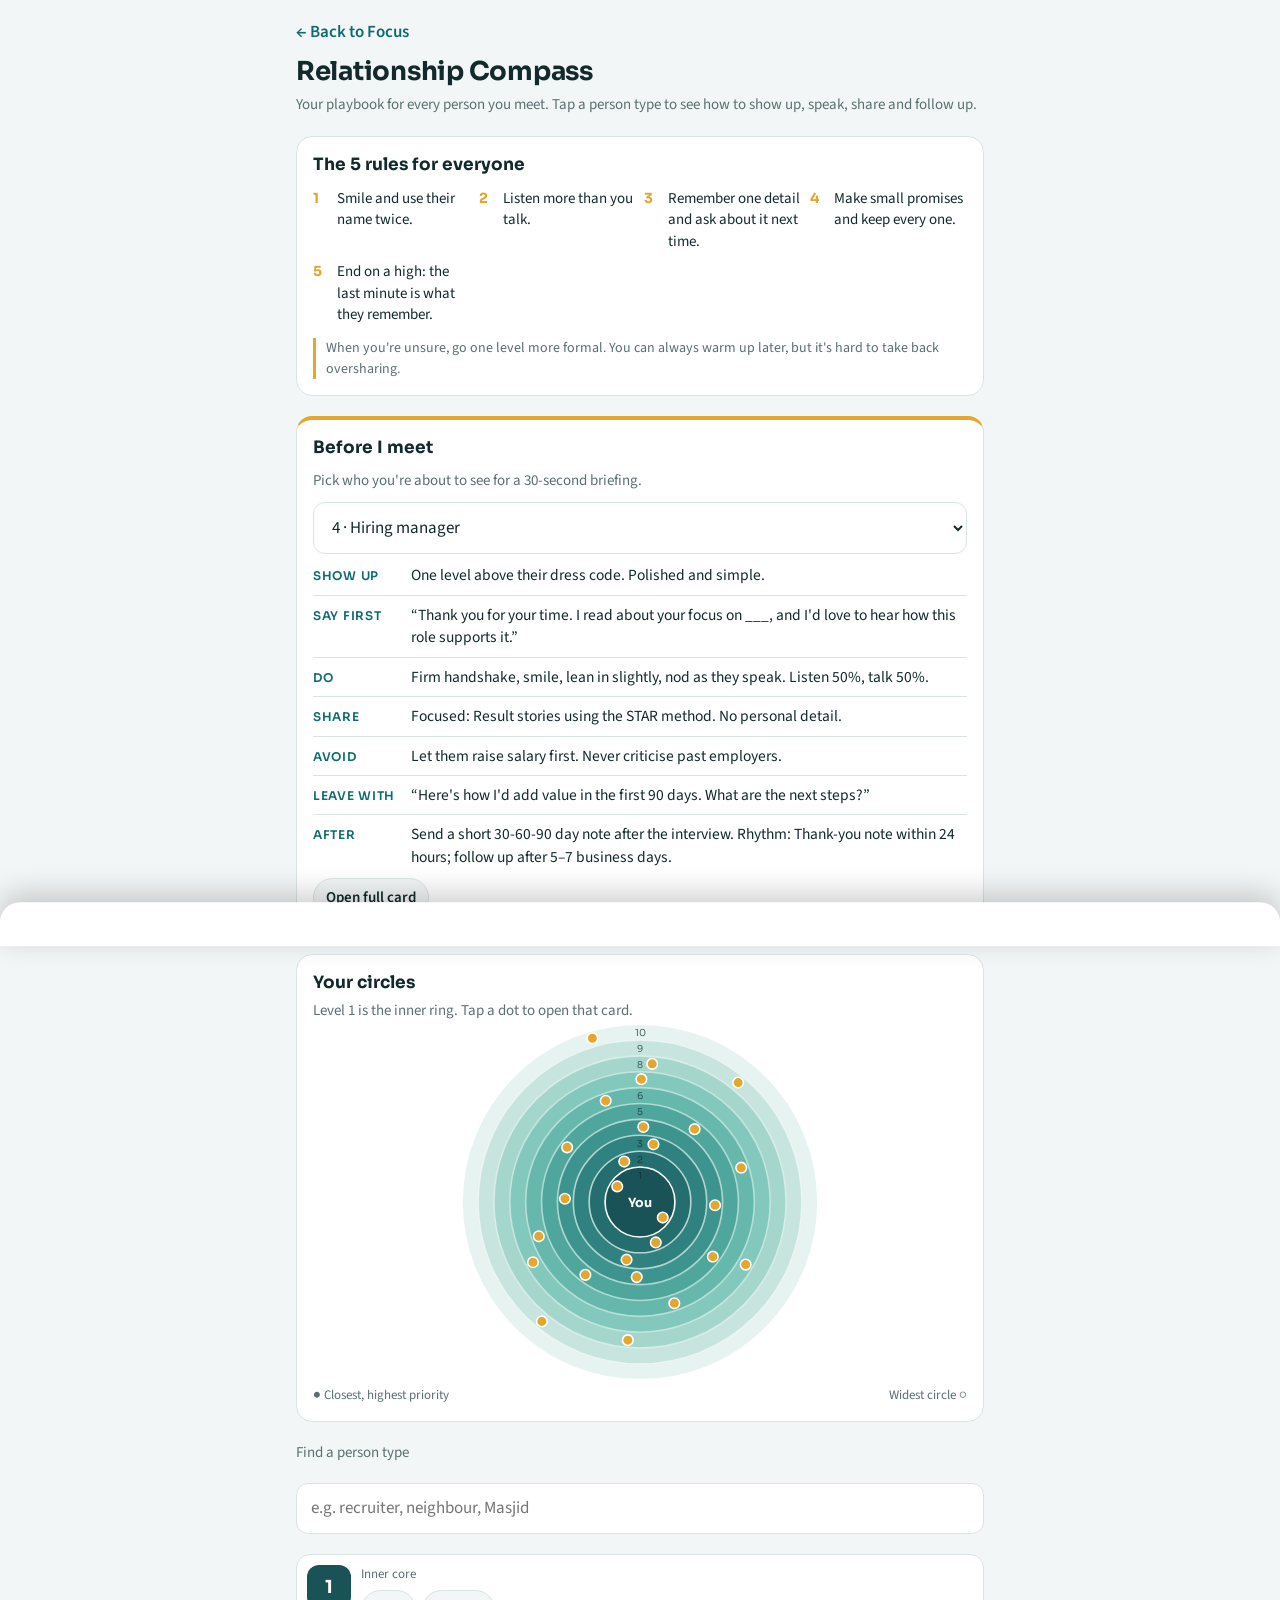
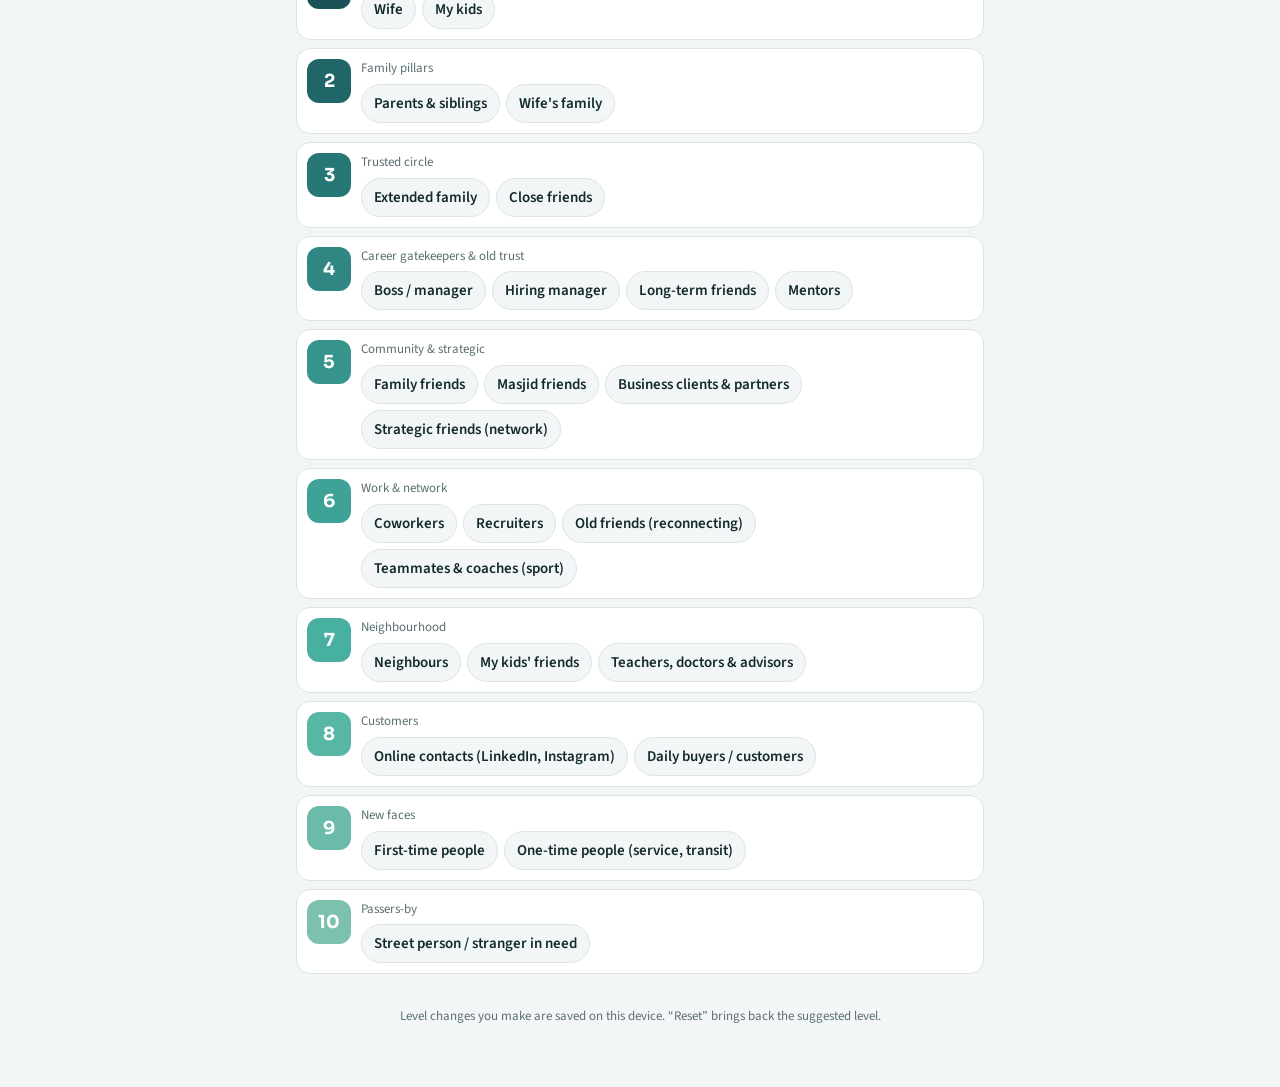
<file: focus/compass.html>
<!DOCTYPE html>
<html lang="en">
<head>
<meta charset="utf-8">
<meta name="robots" content="noindex, nofollow">
<meta name="viewport" content="width=device-width, initial-scale=1">
<title>Relationship Compass</title>
<link rel="preconnect" href="https://fonts.googleapis.com">
<link href="https://fonts.googleapis.com/css2?family=Sora:wght@500;600;700&family=Source+Sans+3:wght@400;600&display=swap" rel="stylesheet">
<style>
/* Layout idea: concentric rings (you at the centre) on top, a 1–10 ladder of tappable people chips below, a bottom sheet for each approach card. */
:root{
  --bg:#f3f6f6; --surface:#ffffff; --ink:#132a2c; --muted:#5b6f71; --line:#dbe4e4;
  --accent:#0f6b70; --gold:#e3a72f;
  --display:"Sora",system-ui,-apple-system,sans-serif;
  --body:"Source Sans 3",system-ui,-apple-system,"Segoe UI",sans-serif;
  color-scheme:light;
}
@media (prefers-color-scheme:dark){:root:not([data-theme="light"]){
  --bg:#0c1617; --surface:#142224; --ink:#e6f0f0; --muted:#94aaac; --line:#24393b;
  --accent:#4fb7bb; --gold:#f0bd55; color-scheme:dark;}}
:root[data-theme="dark"]{
  --bg:#0c1617; --surface:#142224; --ink:#e6f0f0; --muted:#94aaac; --line:#24393b;
  --accent:#4fb7bb; --gold:#f0bd55; color-scheme:dark;}
*{box-sizing:border-box}
html,body{margin:0}
body{background:var(--bg);color:var(--ink);font:17px/1.45 var(--body);-webkit-text-size-adjust:100%}
.wrap{max-width:720px;margin:0 auto;padding:20px 16px 48px;display:flex;flex-direction:column;gap:20px}
h1,h2,h3{font-family:var(--display);margin:0;text-wrap:balance}
h1{font-size:26px;letter-spacing:-.01em}
h2{font-size:17px}
.sub{color:var(--muted);margin:4px 0 0;font-size:15px}
.panel{background:var(--surface);border:1px solid var(--line);border-radius:16px;padding:16px}
.rules{display:grid;grid-template-columns:repeat(auto-fit,minmax(150px,1fr));gap:8px;margin-top:10px}
.rule{display:flex;gap:8px;align-items:flex-start;font-size:15px}
.rule b{font-family:var(--display);color:var(--gold);font-size:14px;min-width:16px}
.note{margin:12px 0 0;font-size:14px;color:var(--muted);border-left:3px solid var(--gold);padding-left:10px}
.ringbox{display:flex;justify-content:center}
.ringbox svg{width:100%;max-width:360px;height:auto}
.legend{display:flex;justify-content:space-between;font-size:13px;color:var(--muted);margin-top:4px}
.search{width:100%;font:inherit;padding:12px 14px;border-radius:12px;border:1px solid var(--line);background:var(--surface);color:var(--ink)}
.search:focus-visible,button:focus-visible{outline:3px solid var(--gold);outline-offset:2px}
.ladder{display:flex;flex-direction:column;gap:8px}
.rung{display:grid;grid-template-columns:44px 1fr;gap:10px;align-items:start;background:var(--surface);border:1px solid var(--line);border-radius:14px;padding:10px}
.lvl{width:44px;height:44px;border-radius:12px;display:grid;place-items:center;font-family:var(--display);font-weight:700;color:#fff;font-size:18px}
.rung-t{font-size:13px;color:var(--muted);margin-bottom:6px}
.chips{display:flex;flex-wrap:wrap;gap:6px}
.chip{font:600 15px var(--body);border:1px solid var(--line);background:var(--bg);color:var(--ink);padding:8px 12px;border-radius:999px;cursor:pointer}
.chip:active{transform:scale(.97)}
.chip .moved{color:var(--gold);margin-left:4px}
.empty{font-size:14px;color:var(--muted)}
/* sheet */
.scrim{position:fixed;inset:0;background:rgba(5,15,16,.45);opacity:0;pointer-events:none;transition:opacity .2s}
.scrim.on{opacity:1;pointer-events:auto}
.sheet{position:fixed;left:0;right:0;bottom:0;max-height:88%;overflow-y:auto;background:var(--surface);border-radius:20px 20px 0 0;transform:translateY(105%);transition:transform .25s ease;box-shadow:0 -8px 30px rgba(0,0,0,.2)}
.sheet.on{transform:none}
@media (prefers-reduced-motion:reduce){.sheet,.scrim{transition:none}}
.sheet-in{max-width:720px;margin:0 auto;padding:12px 16px 32px;display:flex;flex-direction:column;gap:14px}
.grab{width:40px;height:5px;border-radius:3px;background:var(--line);margin:0 auto}
.shead{display:flex;gap:12px;align-items:center}
.shead h3{font-size:21px;flex:1}
.x{border:0;background:var(--bg);color:var(--ink);width:36px;height:36px;border-radius:50%;font-size:20px;cursor:pointer}
.why{margin:0;font-size:16px}
.stepper{display:flex;align-items:center;gap:8px;font-size:14px;color:var(--muted);flex-wrap:wrap}
.stepper button{border:1px solid var(--line);background:var(--bg);color:var(--ink);border-radius:10px;padding:6px 12px;font:600 15px var(--body);cursor:pointer}
.meter{display:flex;flex-direction:column;gap:4px}
.bar{height:10px;border-radius:5px;background:var(--line);overflow:hidden;display:flex}
.bar i{display:block;background:var(--accent)}
.meter small{color:var(--muted);font-size:13px;display:flex;justify-content:space-between}
.grid{display:grid;grid-template-columns:repeat(auto-fit,minmax(260px,1fr));gap:10px}
.f{border:1px solid var(--line);border-radius:12px;padding:10px 12px;background:var(--bg)}
.f h4{margin:0 0 3px;font:600 12px var(--display);letter-spacing:.06em;text-transform:uppercase;color:var(--accent)}
.f p{margin:0;font-size:15.5px}
.f.say{border-left:4px solid var(--accent)}
.f.warn{border-left:4px solid #c2453a}
.f.lens{border-left:4px solid var(--gold)}
.share{display:inline-block;font:600 12px var(--body);padding:2px 8px;border-radius:999px;background:var(--accent);color:var(--surface);margin-right:6px}
.brief{display:flex;flex-direction:column;gap:10px;border-top:4px solid var(--gold)}
.brief .sub{margin:0}
.brief select{appearance:auto}
.steps{list-style:none;margin:0;padding:0;display:flex;flex-direction:column;gap:8px}
.steps li{display:grid;grid-template-columns:88px 1fr;gap:10px;align-items:baseline;font-size:15.5px;padding-bottom:8px;border-bottom:1px solid var(--line)}
.steps li:last-child{border-bottom:0;padding-bottom:0}
.steps b{font:600 12px var(--display);letter-spacing:.06em;text-transform:uppercase;color:var(--accent)}
#bfull{align-self:flex-start}
.foot{font-size:13px;color:var(--muted);text-align:center}
</style>
</head>
<body>
<main class="wrap">
  <header>
    <a href="./" style="display:inline-block;margin-bottom:8px;color:var(--accent);font-weight:600;text-decoration:none">← Back to Focus</a>
    <h1>Relationship Compass</h1>
    <p class="sub">Your playbook for every person you meet. Tap a person type to see how to show up, speak, share and follow up.</p>
  </header>

  <section class="panel" aria-labelledby="r-h">
    <h2 id="r-h">The 5 rules for everyone</h2>
    <div class="rules">
      <div class="rule"><b>1</b><span>Smile and use their name twice.</span></div>
      <div class="rule"><b>2</b><span>Listen more than you talk.</span></div>
      <div class="rule"><b>3</b><span>Remember one detail and ask about it next time.</span></div>
      <div class="rule"><b>4</b><span>Make small promises and keep every one.</span></div>
      <div class="rule"><b>5</b><span>End on a high: the last minute is what they remember.</span></div>
    </div>
    <p class="note">When you're unsure, go one level more formal. You can always warm up later, but it's hard to take back oversharing.</p>
  </section>

  <section class="panel brief" aria-labelledby="b-h">
    <h2 id="b-h">Before I meet</h2>
    <p class="sub">Pick who you're about to see for a 30-second briefing.</p>
    <select id="bsel" class="search" aria-label="Who are you about to meet?"></select>
    <ol class="steps" id="bout"></ol>
    <button class="chip" id="bfull">Open full card</button>
  </section>

  <section class="panel" aria-labelledby="c-h">
    <h2 id="c-h">Your circles</h2>
    <p class="sub">Level 1 is the inner ring. Tap a dot to open that card.</p>
    <div class="ringbox"><svg id="rings" viewBox="0 0 340 340" role="img" aria-label="Concentric circles from level 1 near the centre to level 10 on the outside"></svg></div>
    <div class="legend"><span>● Closest, highest priority</span><span>Widest circle ○</span></div>
  </section>

  <label for="q" class="sub" style="margin:0">Find a person type</label>
  <input id="q" class="search" type="search" placeholder="e.g. recruiter, neighbour, Masjid" autocomplete="off">
  <section class="ladder" id="ladder" aria-label="Levels 1 to 10"></section>
  <p class="foot">Level changes you make are saved on this device. “Reset” brings back the suggested level.</p>
</main>

<div class="scrim" id="scrim"></div>
<aside class="sheet" id="sheet" role="dialog" aria-modal="true" aria-labelledby="s-title"><div class="sheet-in" id="sheetIn"></div></aside>

<script>
const LEVEL_NAMES={1:"Inner core",2:"Family pillars",3:"Trusted circle",4:"Career gatekeepers & old trust",5:"Community & strategic",6:"Work & network",7:"Neighbourhood",8:"Customers",9:"New faces",10:"Passers-by"};
const P=[
{id:"wife",n:"Wife",l:1,share:"Open",listen:70,
why:"Your anchor relationship. Everything else rests on it.",
look:"Stay well groomed at home too. Effort tells her she still matters.",
expect:"Full attention, reliability, and partnership in every big decision.",
tone:"Warm, soft and playful. Lower your voice when you disagree.",
shareT:"Dreams, worries and plans, and she hears them first.",
body:"Phone face-down, turn toward her, eye contact and touch.",
open:"“How was your day, really?”",close:"“Thank you for today. I noticed how you…”",
rhythm:"A 10-minute check-in every day; a walk or date once a week.",
bounds:"Keep private matters between you. No work talk at meals.",
flags:"Ignoring her small bids for attention, sarcasm, keeping score.",
culture:"Honour her family in your words, in private and in public.",
lens:"Bids for connection: couples who answer each other's small bids for attention build lasting trust.",
next:"Agree one shared goal each month."},
{id:"kids",n:"My kids",l:1,share:"Age-appropriate",listen:70,
why:"You are the model for every relationship they will build.",
look:"Relaxed and present. Dress so you can play.",
expect:"Safety, consistency, your time, and praise for effort.",
tone:"Calm and encouraging. Firm without shouting.",
shareT:"Values, stories and honest answers. Keep adult worries away.",
body:"Get down to eye level, phone away, hugs and high-fives.",
open:"“What was the best part and the hardest part of today?”",close:"“I'm proud of how hard you tried.”",
rhythm:"One-on-one minutes daily; a weekly activity with each child.",
bounds:"Never compare siblings. Keep adult conflict out of their sight.",
flags:"Withdrawal, secrecy, sudden changes in friends or mood.",
culture:"Blend Canadian independence with family values and faith practice.",
lens:"Growth mindset: praising effort over talent builds resilience.",
next:"A monthly one-on-one outing with each child."},
{id:"parents",n:"Parents & siblings",l:2,share:"Wide",listen:60,
why:"Your roots and lifelong loyalty.",
look:"Neat and respectful, on visits and on video calls.",
expect:"Regular contact, respect, and being included in family news.",
tone:"Respectful and warm. Be patient with repeated advice.",
shareT:"News and plans. Filter money and marriage matters.",
body:"Stand to greet, customary greeting for elders, full attention.",
open:"“I was thinking of you. How is your health, and everyone?”",close:"“Keep us in your prayers. Talk soon.”",
rhythm:"Weekly call with parents; every two weeks with siblings; video on occasions.",
bounds:"Don't take sides in sibling disputes. Keep spouse matters private.",
flags:"Guilt trips, comparisons, old rivalries coming back.",
culture:"Kindness to parents comes first. Never miss Eid and occasion calls.",
lens:"Consistency beats intensity: short, regular contact keeps bonds warm across distance.",
next:"Set a recurring call reminder in iOS Reminders."},
{id:"inlaws",n:"Wife's family",l:2,share:"Selective",listen:65,
why:"Honouring them is honouring your wife.",
look:"One step more formal than with your own family, especially on visits.",
expect:"Respect, generosity, showing up on occasions.",
tone:"Courteous and warm. Never sarcastic.",
shareT:"Achievements and family plans. Your marriage's private matters stay out.",
body:"Greet elders first, stand, accept hospitality graciously.",
open:"“It's always good to see you. How is everyone?”",close:"“Thank you for having us. Our home is always open to you.”",
rhythm:"Occasion calls (Eid, birthdays); a monthly check-in, with or through your wife.",
bounds:"Never criticise them, and never settle couple issues through them.",
flags:"Getting pulled into family politics; venting about your spouse.",
culture:"Bring a gift when visiting and serve elders first.",
lens:"Reciprocity: small, regular generosity builds lasting goodwill.",
next:"Note one detail per person to ask about next visit."},
{id:"extended",n:"Extended family",l:3,share:"Moderate",listen:55,
why:"A wider support network, and your family's reputation.",
look:"Smart casual; dress up for gatherings.",
expect:"Presence at key events, remembering names, kind words.",
tone:"Friendly, light, respectful to elders.",
shareT:"Highlights, not problems.",
body:"Greet everyone in the room, smile, customary greetings.",
open:"“Ahlan! It's been too long. How are the kids?”",close:"“Let's not wait for the next occasion to meet.”",
rhythm:"Every occasion, plus a message every quarter.",
bounds:"Stay out of gossip, money talk and comparisons.",
flags:"Unsolicited advice about your life; gossip chains.",
culture:"Keeping family ties is valued. A short message on occasions goes a long way.",
lens:"Familiarity breeds liking: short, frequent touches beat rare long visits.",
next:"Send a greeting in the family group chat on each occasion."},
{id:"closefr",n:"Close friends",l:3,share:"Open",listen:50,
why:"Chosen family and your most honest mirror.",
look:"Come as you are.",
expect:"Loyalty, honesty, and showing up when it counts.",
tone:"Relaxed, humorous, direct.",
shareT:"Ideas, struggles and risky plans. Ask for real feedback.",
body:"Relaxed; side-by-side activities such as sport, coffee or a drive.",
open:"“What's new with you, and what's on your mind?”",close:"“Let's lock in the next one now.”",
rhythm:"A weekly text; a monthly meetup, game or workout.",
bounds:"Keep money lending clear and in writing, or give it as a gift.",
flags:"They only reach out when they need something.",
culture:"Invite them home. Hospitality deepens friendship.",
lens:"Shared challenges such as sport and adventure bond people faster than talk alone.",
next:"Plan one shared adventure each season."},
{id:"boss",n:"Boss / manager",l:4,share:"Selective",listen:60,
why:"Shapes your growth, visibility and reputation.",
look:"Match or slightly exceed the team's dress code.",
expect:"Results, reliability, no surprises, solutions with every problem.",
tone:"Confident, concise, respectful. Lead with data.",
shareT:"Work ideas and progress. Keep personal life light.",
body:"Upright posture, steady eye contact, notebook ready.",
open:"“Quick update: here's where we are, and one decision I need from you.”",close:"“So the next step is ___ by Friday. I'll confirm in writing.”",
rhythm:"A weekly one-on-one and a short written update every Friday.",
bounds:"Never criticise peers to them. Don't overshare at events.",
flags:"Moving goalposts or credit-taking. Document decisions.",
culture:"Canadian workplaces value directness wrapped in politeness: “I'd suggest…”.",
lens:"No surprises: predictability is what builds a manager's trust.",
next:"Each quarter ask: “What would make me more valuable to you?”"},
{id:"hiring",n:"Hiring manager",l:4,share:"Focused",listen:50,
why:"The gatekeeper to your next role.",
look:"One level above their dress code. Polished and simple.",
expect:"A fit to their problem, proof in numbers, and curiosity.",
tone:"Energetic yet calm, solution-focused.",
shareT:"Result stories using the STAR method. No personal detail.",
body:"Firm handshake, smile, lean in slightly, nod as they speak.",
open:"“Thank you for your time. I read about your focus on ___, and I'd love to hear how this role supports it.”",close:"“Here's how I'd add value in the first 90 days. What are the next steps?”",
rhythm:"Thank-you note within 24 hours; follow up after 5–7 business days.",
bounds:"Let them raise salary first. Never criticise past employers.",
flags:"Vague scope, unrealistic expectations, signs of high turnover.",
culture:"Canadian interviews reward modest confidence: “we delivered”, then “my part was…”.",
lens:"Primacy and recency: the first two minutes and your closing summary stick the most.",
next:"Send a short 30-60-90 day note after the interview."},
{id:"longfr",n:"Long-term friends",l:4,share:"Fairly open",listen:55,
why:"Trust built over years is rare. Protect it.",
look:"Casual.",
expect:"Remembering milestones, low-pressure contact.",
tone:"Warm, a bit nostalgic, but about today too.",
shareT:"Life updates and plans.",
body:"Relaxed, your usual greeting.",
open:"“I saw something that reminded me of you…”",close:"“Let's not let it be this long again.”",
rhythm:"A monthly message; meet every few months.",
bounds:"Don't let old roles define who they are now.",
flags:"Living only in the past; one-sided effort.",
culture:"Ask about their family by name.",
lens:"Remembered details are the strongest signal that you care.",
next:"Add their birthdays to Google Calendar."},
{id:"mentor",n:"Mentors",l:4,share:"Open on goals",listen:70,
why:"They shortcut years of trial and error and open doors you can't see yet.",
look:"Business casual, prepared and on time.",
expect:"Respect for their time, real action on their advice, updates on results.",
tone:"Humble, curious, grateful.",
shareT:"Your goals, obstacles and decisions. Ask focused questions.",
body:"Take notes, nod, don't interrupt.",
open:"“I tried what you suggested last time. Here's what happened.”",close:"“Thank you. I'll act on this and report back by ___.”",
rhythm:"Every 6–8 weeks; a short thank-you after each talk.",
bounds:"Never treat them as a job lead machine.",
flags:"Advice that conflicts with your values; one-way taking.",
culture:"Honour seniority with gratitude; Canadians appreciate a written thank-you.",
lens:"People invest in those who show progress on their advice.",
next:"Send a two-line results update after each piece of advice you use."},
{id:"famfr",n:"Family friends",l:5,share:"Moderate",listen:55,
why:"Shared family circles; your kids grow up with theirs.",
look:"Smart casual, family-friendly.",
expect:"Hospitality, reciprocity, respect for both families.",
tone:"Warm, polite, including spouses and kids.",
shareT:"Family news and positive plans.",
body:"Greet both spouses respectfully and follow their comfort with greetings.",
open:"“How is the family? The kids must be growing fast.”",close:"“Next time at our place, inshallah.”",
rhythm:"Seasonal gatherings; messages on occasions.",
bounds:"Keep marriage and money private. Don't compare kids.",
flags:"Competition between families; gossip.",
culture:"Return invitations and bring something when you visit.",
lens:"Balanced reciprocity: return hospitality within a reasonable time.",
next:"Host one family gathering each season."},
{id:"masjid",n:"Masjid friends",l:5,share:"Values-first",listen:60,
why:"Community, faith and good company.",
look:"Clean, modest, a good scent; your best on Fridays.",
expect:"Good manners, reliability, helping with community work.",
tone:"Calm, humble, kind.",
shareT:"Values, good news, community ideas. Less business talk.",
body:"Salam with a smile, handshake, make room for others.",
open:"“Assalamu alaikum. How is your family?”",close:"“Jazak Allah khair. See you at Jumu'ah.”",
rhythm:"Weekly in person; volunteer together monthly.",
bounds:"The Masjid is not a sales floor. Keep business for a separate coffee.",
flags:"Divisive debates; talk about people who aren't present.",
culture:"Visit the sick, attend funerals and celebrations.",
lens:"Shared values build trust faster than anything else.",
next:"Join one community activity this month."},
{id:"clients",n:"Business clients & partners",l:5,share:"Insight-led",listen:65,
why:"Revenue and referrals for MG Business Solutions.",
look:"Business professional at first; then mirror their style.",
expect:"Expertise, quick responses, kept promises.",
tone:"Consultative, confident, plain language.",
shareT:"Insights and recommendations. Internal numbers stay private.",
body:"Take notes visibly and summarise back what you heard.",
open:"“Before I share anything, what does success look like for you this year?”",close:"“I'll send ___ by ___, and I'll need ___ from you.”",
rhythm:"The agreed cadence, a monthly value update, a quarterly review.",
bounds:"Under-promise and over-deliver. Confirm scope in writing.",
flags:"Scope creep and late payments.",
culture:"Canadian B2B buyers value trust and modest claims over hype.",
lens:"Mirroring and summarising back make people feel understood.",
next:"Book a quarterly review with each partner."},
{id:"strategic",n:"Strategic friends (network)",l:5,share:"Ideas",listen:60,
why:"Opportunities, partnerships and referrals.",
look:"Sharp business casual and a consistent personal brand.",
expect:"Mutual value, generosity, follow-through.",
tone:"Curious, upbeat, professional.",
shareT:"Insights and market observations; business plans at a high level.",
body:"Open stance, ask questions, make notes afterward.",
open:"“What are you focused on this quarter? Where can I help?”",close:"“I'll send you that introduction by Thursday.”",
rhythm:"Every 4–6 weeks, a value touch: an article, an intro, a congrats.",
bounds:"Give before you ask. Never pitch at a first meeting.",
flags:"Purely transactional contacts; no follow-through.",
culture:"Canadians prefer soft asks: “Would you be open to…?”",
lens:"Ben Franklin effect: asking for small advice increases how much people like you.",
next:"Log each contact with a next-touch date in your planner."},
{id:"cowork",n:"Coworkers",l:6,share:"Light",listen:55,
why:"Your daily reputation and how well you collaborate.",
look:"The team dress code, clean and consistent.",
expect:"Reliability, fairness, shared credit.",
tone:"Friendly, positive, professional.",
shareT:"Light personal topics (weekend, sport); work ideas openly; no complaints.",
body:"Greet by name, smile, open posture.",
open:"“Morning! How was your weekend?”",close:"“Thanks for your help on this. I'll return the favour.”",
rhythm:"Daily greetings; coffee or lunch from time to time.",
bounds:"No office gossip, politics or salary talk.",
flags:"Credit-stealing; venting circles.",
culture:"Canadian politeness: please, thank you, and quick apologies.",
lens:"Hearing their own name makes people feel seen.",
next:"Have coffee with a different coworker each month."},
{id:"recruit",n:"Recruiters",l:6,share:"Targets only",listen:50,
why:"Doorways to roles. They remember who was easy to work with.",
look:"Professional; keep your LinkedIn photo and profile current.",
expect:"Clear targets, quick replies, honesty.",
tone:"Friendly, crisp, appreciative.",
shareT:"Target roles, strengths, availability. Not your whole search strategy.",
body:"On video: camera at eye level, good light, smile.",
open:"“Thanks for reaching out. Here's what I'm targeting, in one line.”",close:"“Please keep me in mind for similar roles. I'll send my updated resume today.”",
rhythm:"Reply within 24 hours; check in every 3–4 weeks.",
bounds:"Avoid naming salary first. No submissions without your approval.",
flags:"Submitting you without consent, vague clients, pressure tactics.",
culture:"Stay polite even when you decline. The market is small.",
lens:"People help those who make their job easy.",
next:"Refer good candidates to them. It builds reciprocity."},
{id:"oldfr",n:"Old friends (reconnecting)",l:6,share:"Light, then open",listen:60,
why:"Dormant ties often bring surprising ideas and opportunities.",
look:"Casual.",
expect:"No pressure, and a warm nod to the gap.",
tone:"Light and genuine, no guilt.",
shareT:"Light at first; open up gradually.",
body:"Warm greeting, relaxed.",
open:"“It's been a while. I saw your news and wanted to say congrats.”",close:"“Great catching up. Let's stay in touch.”",
rhythm:"Reconnect once; then quarterly if it clicks.",
bounds:"Never open with a request.",
flags:"Old conflicts that haven't changed.",
culture:"Bring up a good memory you share.",
lens:"Reconnecting with dormant ties often yields fresher ideas than current contacts do.",
next:"Reconnect with one old friend each month."},
{id:"team",n:"Teammates & coaches (sport)",l:6,share:"Light to moderate",listen:50,
why:"Shared sweat builds fast trust, and many of your best contacts come from sport.",
look:"Proper kit, on time, ready to go.",
expect:"Effort, reliability, fair play, good humour.",
tone:"Energetic, encouraging, competitive with respect.",
shareT:"Training, goals, light life updates; business only if they ask.",
body:"High-fives, fist bumps, cheer others on.",
open:"“Ready to go? How's your training been?”",close:"“Great session. Same time next week?”",
rhythm:"Every session; a group chat for events and races.",
bounds:"Leave pitching off the field. Respect the coach's call.",
flags:"Toxic competition; skipping commitments.",
culture:"Canadian sport culture values good sportsmanship over winning.",
lens:"Shared challenge and effort bond people quickly.",
next:"Invite a teammate to a post-workout coffee."},
{id:"neigh",n:"Neighbours",l:7,share:"Light",listen:50,
why:"Safety, help when needed, and community.",
look:"Neat and casual.",
expect:"Friendliness, quiet, respect for property.",
tone:"Friendly, brief, polite.",
shareT:"Weather, community, kids' activities.",
body:"A wave, a smile, a short driveway chat.",
open:"“Morning! Great day for it.”",close:"“Let us know if you ever need anything.”",
rhythm:"A daily wave; a small seasonal gesture.",
bounds:"Keep family matters private and don't over-visit.",
flags:"Property issues. Raise them early and politely.",
culture:"Shovelling a neighbour's walk and sharing Eid or holiday treats go far in Ontario.",
lens:"Small favours, given freely, build goodwill that lasts.",
next:"Share sweets with neighbours at the next Eid."},
{id:"kidsfr",n:"My kids' friends",l:7,share:"Minimal",listen:60,
why:"Your children's social world, and their safety.",
look:"Casual and approachable.",
expect:"Kindness, fairness, safety, clear house rules.",
tone:"Kind, cheerful, consistent.",
shareT:"With kids: friendly and minimal. With their parents: logistics and friendly chat.",
body:"Learn their names, smile, eye level.",
open:"“Hi! Great to see you. Have fun.”",close:"(To a parent) “Your child is always welcome. Here's my number for pickups.”",
rhythm:"Connect with their parents at pickups and events.",
bounds:"Always communicate through parents, never message kids directly, keep visits supervised.",
flags:"Unsafe behaviour or unknown adults around them. Tell the parents.",
culture:"Respect each family's rules on food, prayer times and screens.",
lens:"Being the fair, safe adult earns trust from kids and parents alike.",
next:"Swap contact details with parents of close friends."},
{id:"pros",n:"Teachers, doctors & advisors",l:7,share:"Facts first",listen:60,
why:"They care for your family's learning, health and money. Partnership gets better outcomes.",
look:"Neat and organised; bring notes.",
expect:"Respect for their time, clear questions, follow-through at home.",
tone:"Respectful, calm, collaborative.",
shareT:"The relevant facts and your questions, nothing more.",
body:"Sit forward, take notes, summarise what you heard.",
open:"“Thanks for seeing us. We have three questions today.”",close:"“So we'll do ___. When should we follow up?”",
rhythm:"Scheduled meetings; a thank-you at term end or after a big help.",
bounds:"Keep emotions calm; escalate in writing if needed.",
flags:"Feeling rushed or unheard. Ask for a follow-up or second opinion.",
culture:"Canadian schools welcome parent involvement; join one school event a term.",
lens:"Arriving prepared signals respect and gets you more of their attention.",
next:"Keep a note in your phone with questions for the next visit."},
{id:"online",n:"Online contacts (LinkedIn, Instagram)",l:8,share:"Public-safe",listen:50,
why:"Your digital reputation reaches people before you do.",
look:"Current photo, consistent brand across profiles.",
expect:"Value, authenticity, quick and polite replies.",
tone:"Professional, positive, generous.",
shareT:"Insights and wins you'd be happy for anyone to read.",
body:"In writing: short paragraphs, their name, no walls of text.",
open:"“Thanks for connecting, ___. I enjoyed your post on ___.”",close:"“Happy to help anytime. Let's keep in touch.”",
rhythm:"Comment on 3 posts a week; reply to messages within 48 hours.",
bounds:"Never argue in comments; no personal details or family updates in public.",
flags:"Phishing, fake profiles, too-good-to-be-true offers.",
culture:"Keep posts inclusive for a mixed Canadian audience.",
lens:"Repeated small, positive touches online build recognition before you ever meet.",
next:"Move warm online contacts to a coffee or call."},
{id:"buyers",n:"Daily buyers / customers",l:8,share:"Product stories",listen:60,
why:"Revenue and word of mouth for U-Thentic.",
look:"Clean and on-brand.",
expect:"Quality, speed, honesty, easy returns.",
tone:"Friendly, helpful, efficient.",
shareT:"Product knowledge and stories. Nothing personal.",
body:"A smile, a fast reply, a thank-you every time.",
open:"“Thanks for your order! How can I make it perfect for you?”",close:"“Thank you. A quick review would mean a lot.”",
rhythm:"Thank-you at order, follow-up after delivery, a seasonal offer.",
bounds:"Never argue in public. Move problems to email or DM.",
flags:"Abusive messages or chargebacks. Document everything.",
culture:"Canadian customers expect politeness and fairness.",
lens:"Peak-end rule: customers remember the best moment and the ending.",
next:"Automate thank-you and review-request messages."},
{id:"first",n:"First-time people",l:9,share:"Light",listen:70,
why:"Any first meeting can grow into a circle-5 relationship.",
look:"Polished, simple, and a smile.",
expect:"Courtesy and genuine interest in them.",
tone:"Warm and curious.",
shareT:"What you do, in one line.",
body:"Handshake, eye contact, use their name twice.",
open:"“Hi, I'm Mohamed. What brings you here?”",close:"“Great meeting you, ___. Let's connect on LinkedIn.”",
rhythm:"Follow up within 48 hours if there's value.",
bounds:"Skip politics, religion and money at first.",
flags:"Over-familiarity or a pushy pitch.",
culture:"Canadian small talk: weather, sport, travel, the commute.",
lens:"People judge warmth before competence. Lead with warmth.",
next:"Save their name plus one detail in your phone contacts."},
{id:"once",n:"One-time people (service, transit)",l:9,share:"None",listen:50,
why:"Your character shows most with people who can't do anything for you.",
look:"Tidy.",
expect:"Courtesy and patience.",
tone:"Polite, brief, appreciative.",
shareT:"Pleasantries only.",
body:"Eye contact, a smile, a thank-you.",
open:"“Hi, how's your day going?”",close:"“Thank you, have a great day.”",
rhythm:"One time.",
bounds:"Keep personal information private.",
flags:"Scams or pressure. Politely walk away.",
culture:"Tip fairly and thank drivers and staff by name when you can.",
lens:"Small kindness to strangers lifts your own mood too.",
next:"Leave a kind review when service is great."},
{id:"street",n:"Street person / stranger in need",l:10,share:"None",listen:40,
why:"Dignity for everyone, and safety for you.",
look:"As you are.",
expect:"Respect, nothing more.",
tone:"Calm, kind, brief.",
shareT:"Nothing personal.",
body:"A comfortable distance and a nod of acknowledgement.",
open:"“Here you go, take care.” or “Sorry, not today. Take care.”",close:"“Take care.”",
rhythm:"None.",
bounds:"Never share personal details or where you live.",
flags:"Aggression: move away calmly, and call 911 if anyone is in danger.",
culture:"Charity can be given quietly; local food banks and shelters are a good route.",
lens:"Acknowledging someone is an act of dignity, even when you can't give.",
next:"Set a monthly giving plan with a local food bank."}
];
const KEY="relcompass-levels-v1";
let over={};
try{over=JSON.parse(localStorage.getItem(KEY)||"{}")||{}}catch(e){over={}}
const save=()=>{try{localStorage.setItem(KEY,JSON.stringify(over))}catch(e){}};
const lv=p=>over[p.id]||p.l;
function col(l){const t=(l-1)/9;const dark=matchMedia("(prefers-color-scheme: dark)").matches&&document.documentElement.dataset.theme!=="light"||document.documentElement.dataset.theme==="dark";
  const light=dark?28+t*30:22+t*40;return `hsl(${184-t*20} ${55-t*20}% ${light}%)`;}
const esc=s=>String(s).replace(/[&<>"]/g,c=>({"&":"&amp;","<":"&lt;",">":"&gt;",'"':"&quot;"}[c]));

function drawRings(){
  const svg=document.getElementById("rings");const c=170;let h="";
  for(let l=10;l>=1;l--){const r=18+l*15;h+=`<circle cx="${c}" cy="${c}" r="${r}" fill="${col(l)}" opacity="${l===1?1:.18+.06*(10-l)}" stroke="var(--surface)" stroke-width="1.5"/>`;}
  for(let l=1;l<=10;l++){h+=`<text x="${c}" y="${c-(18+l*15)+11}" text-anchor="middle" font-size="9" font-family="Sora" fill="var(--ink)" opacity=".7">${l}</text>`;}
  h+=`<text x="${c}" y="${c+5}" text-anchor="middle" font-size="12" font-weight="700" font-family="Sora" fill="#fff">You</text>`;
  for(let l=1;l<=10;l++){const ps=P.filter(p=>lv(p)===l);const r=18+l*15-7;
    ps.forEach((p,i)=>{const a=(Math.PI*2)*(i+.5)/Math.max(ps.length,1)+l*0.6+Math.PI/2;
      const x=c+Math.cos(a)*r,y=c+Math.sin(a)*r;
      h+=`<g class="dot" data-id="${p.id}" tabindex="0" role="button" aria-label="${esc(p.n)}, level ${l}" style="cursor:pointer"><circle cx="${x.toFixed(1)}" cy="${y.toFixed(1)}" r="8" fill="transparent"/><circle cx="${x.toFixed(1)}" cy="${y.toFixed(1)}" r="5" fill="var(--gold)" stroke="var(--surface)" stroke-width="1.5"/></g>`;});}
  svg.innerHTML=h;
  svg.querySelectorAll(".dot").forEach(g=>{g.onclick=()=>openCard(g.dataset.id);g.onkeydown=e=>{if(e.key==="Enter"||e.key===" "){e.preventDefault();openCard(g.dataset.id)}}});
}
function drawLadder(){
  const q=document.getElementById("q").value.trim().toLowerCase();let h="";
  for(let l=1;l<=10;l++){
    const ps=P.filter(p=>lv(p)===l&&(!q||p.n.toLowerCase().includes(q)));
    if(q&&!ps.length)continue;
    h+=`<div class="rung"><div class="lvl" style="background:${col(l)}">${l}</div><div><div class="rung-t">${LEVEL_NAMES[l]}</div><div class="chips">${
      ps.length?ps.map(p=>`<button class="chip" data-id="${p.id}">${esc(p.n)}${over[p.id]?'<span class="moved" title="You moved this">•</span>':""}</button>`).join(""):'<span class="empty">No one here yet</span>'}</div></div></div>`;
  }
  if(!h)h='<p class="empty">No match. Try another word, such as “friend” or “family”.</p>';
  const el=document.getElementById("ladder");el.innerHTML=h;
  el.querySelectorAll(".chip").forEach(b=>b.onclick=()=>openCard(b.dataset.id));
}
const F=(t,v,cls="")=>`<div class="f ${cls}"><h4>${t}</h4><p>${v}</p></div>`;
let lastFocus=null;
function openCard(id){
  const p=P.find(x=>x.id===id);const l=lv(p);lastFocus=document.activeElement;
  document.getElementById("sheetIn").innerHTML=`
  <div class="grab"></div>
  <div class="shead"><div class="lvl" style="background:${col(l)}">${l}</div><h3 id="s-title">${esc(p.n)}</h3><button class="x" id="xbtn" aria-label="Close">×</button></div>
  <p class="why"><b>Why it matters:</b> ${esc(p.why)}</p>
  <div class="stepper"><span>Level</span><button id="dn" aria-label="Move closer">− Closer</button><button id="up" aria-label="Move further">Further +</button>${over[p.id]?`<button id="rs">Reset to ${p.l}</button>`:""}</div>
  <div class="meter"><div class="bar"><i style="width:${p.listen}%"></i></div><small><span>Listen ${p.listen}%</span><span>Talk ${100-p.listen}%</span></small></div>
  <div class="grid">
    ${F("Opening line",esc(p.open),"say")}
    ${F("Closing line",esc(p.close),"say")}
    ${F("Appearance",esc(p.look))}
    ${F("Tone of voice",esc(p.tone))}
    ${F("Their expectations",esc(p.expect))}
    ${F("Sharing thoughts",`<span class="share">${esc(p.share)}</span>${esc(p.shareT)}`)}
    ${F("Body language",esc(p.body))}
    ${F("Touchpoint rhythm",esc(p.rhythm))}
    ${F("Boundaries",esc(p.bounds),"warn")}
    ${F("Red flags",esc(p.flags),"warn")}
    ${F("Culture cue",esc(p.culture))}
    ${F("Psychology lens",esc(p.lens),"lens")}
    ${F("What's next",esc(p.next),"say")}
  </div>`;
  document.getElementById("xbtn").onclick=closeCard;
  const set=n=>{n=Math.min(10,Math.max(1,n));if(n===p.l)delete over[p.id];else over[p.id]=n;save();drawRings();drawLadder();openCard(id);};
  document.getElementById("dn").onclick=()=>set(l-1);
  document.getElementById("up").onclick=()=>set(l+1);
  const rs=document.getElementById("rs");if(rs)rs.onclick=()=>set(p.l);
  document.getElementById("sheet").classList.add("on");document.getElementById("scrim").classList.add("on");
  document.getElementById("xbtn").focus();
}
function closeCard(){document.getElementById("sheet").classList.remove("on");document.getElementById("scrim").classList.remove("on");if(lastFocus&&lastFocus.focus)lastFocus.focus();}
document.getElementById("scrim").onclick=closeCard;
document.addEventListener("keydown",e=>{if(e.key==="Escape")closeCard()});
document.getElementById("q").oninput=drawLadder;
const bsel=document.getElementById("bsel");
function fillSel(){const cur=bsel.value||"hiring";
  bsel.innerHTML=[...P].sort((a,b)=>lv(a)-lv(b)||a.n.localeCompare(b.n)).map(p=>`<option value="${p.id}">${lv(p)} · ${esc(p.n)}</option>`).join("");bsel.value=cur;}
function brief(){const p=P.find(x=>x.id===bsel.value);if(!p)return;
  const rows=[["Show up",p.look],["Say first",p.open],["Do",`${p.body} Listen ${p.listen}%, talk ${100-p.listen}%.`],["Share",`${p.share}: ${p.shareT}`],["Avoid",p.bounds],["Leave with",p.close],["After",`${p.next} Rhythm: ${p.rhythm}`]];
  document.getElementById("bout").innerHTML=rows.map(r=>`<li><b>${r[0]}</b><span>${esc(r[1])}</span></li>`).join("");}
bsel.onchange=brief;
document.getElementById("bfull").onclick=()=>openCard(bsel.value);
const _dl=drawLadder;drawLadder=function(){_dl();fillSel();brief();};
drawRings();drawLadder();
new MutationObserver(()=>{drawRings();drawLadder()}).observe(document.documentElement,{attributes:true,attributeFilter:["data-theme"]});
</script>
</body>
</html>
</file>
